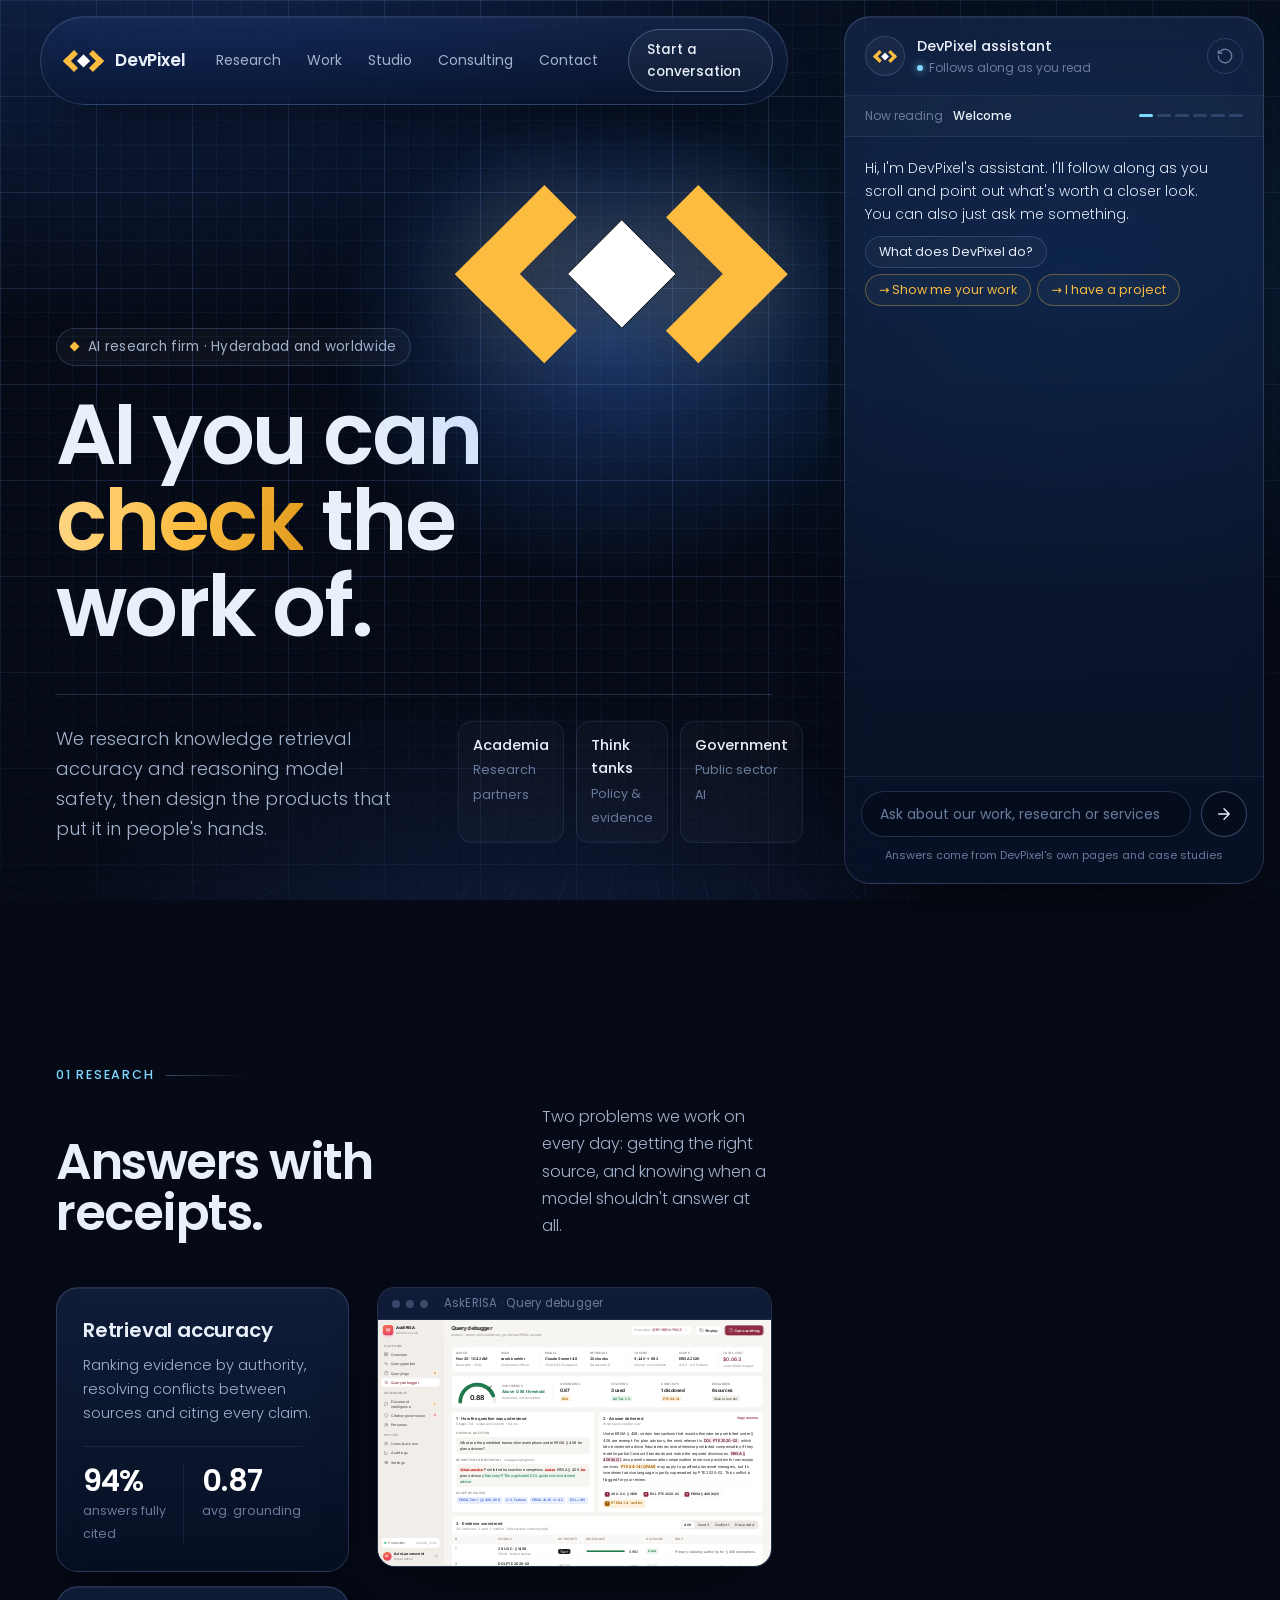
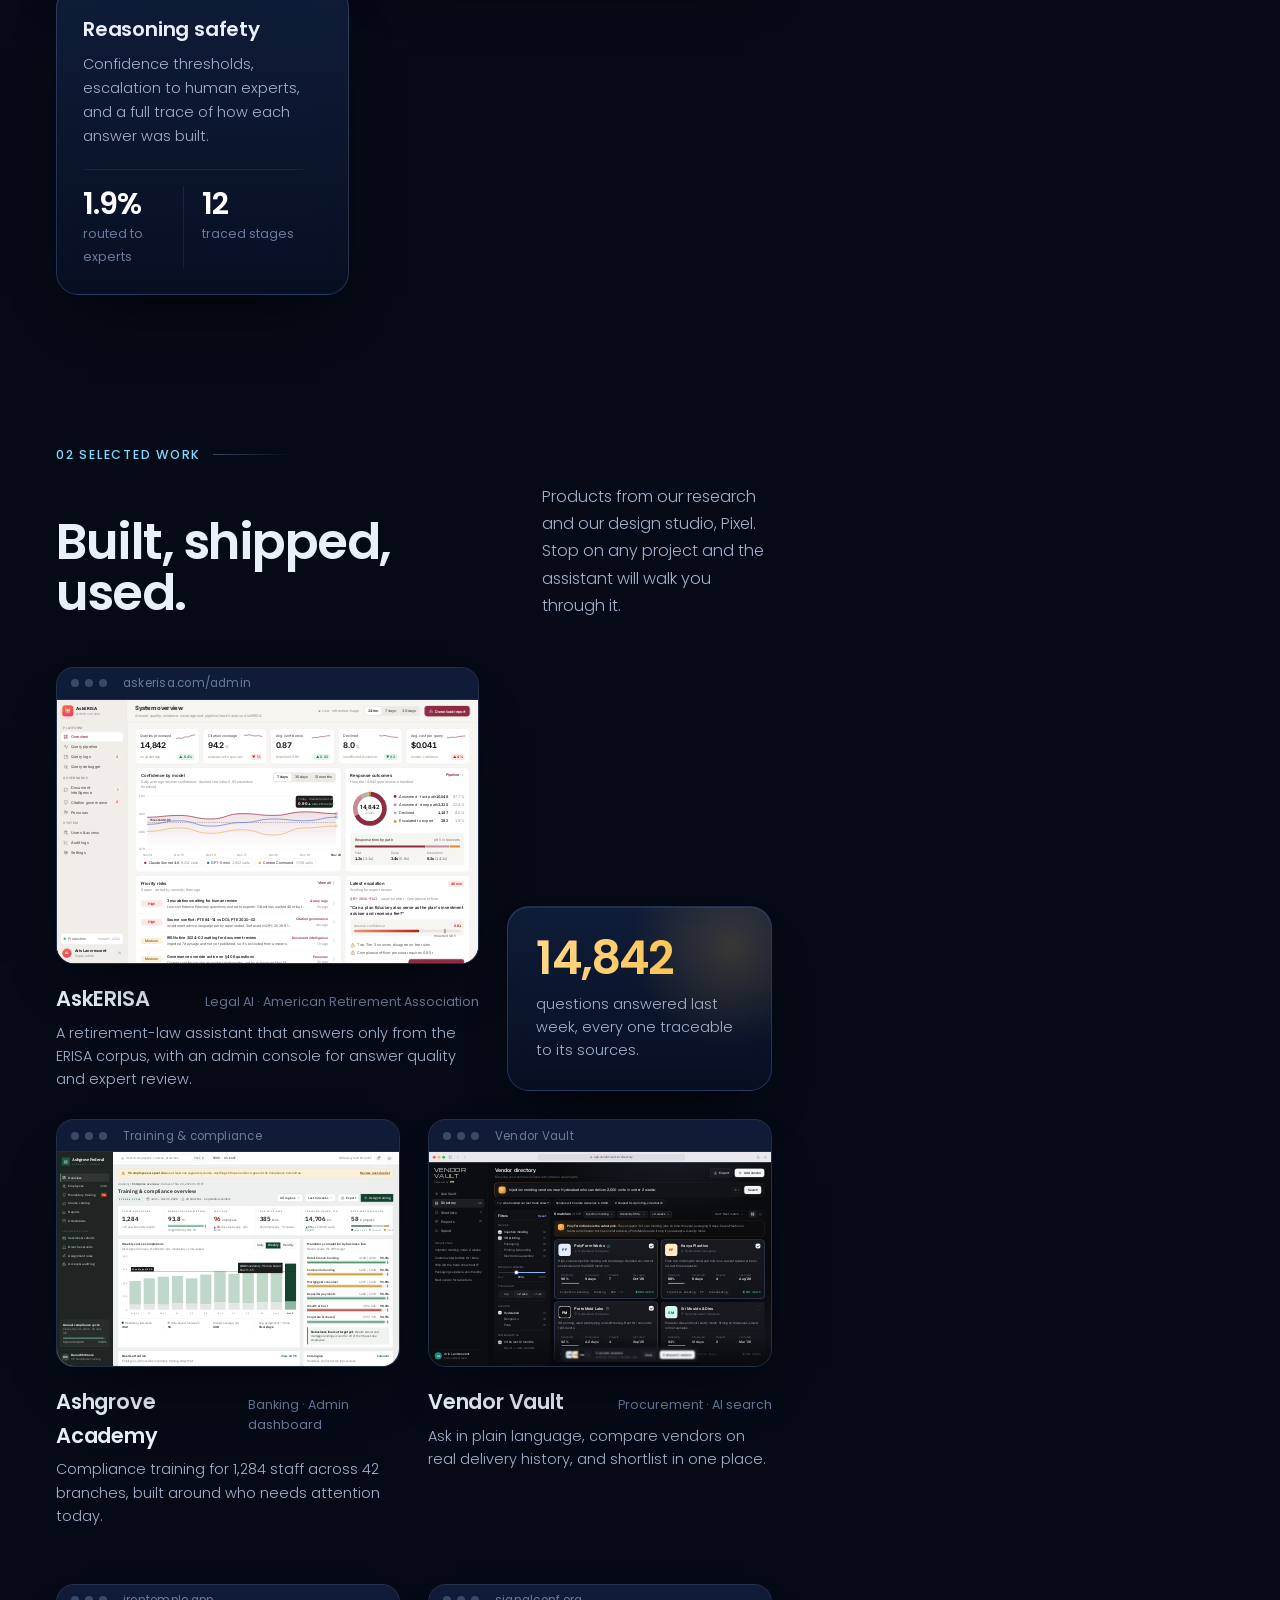
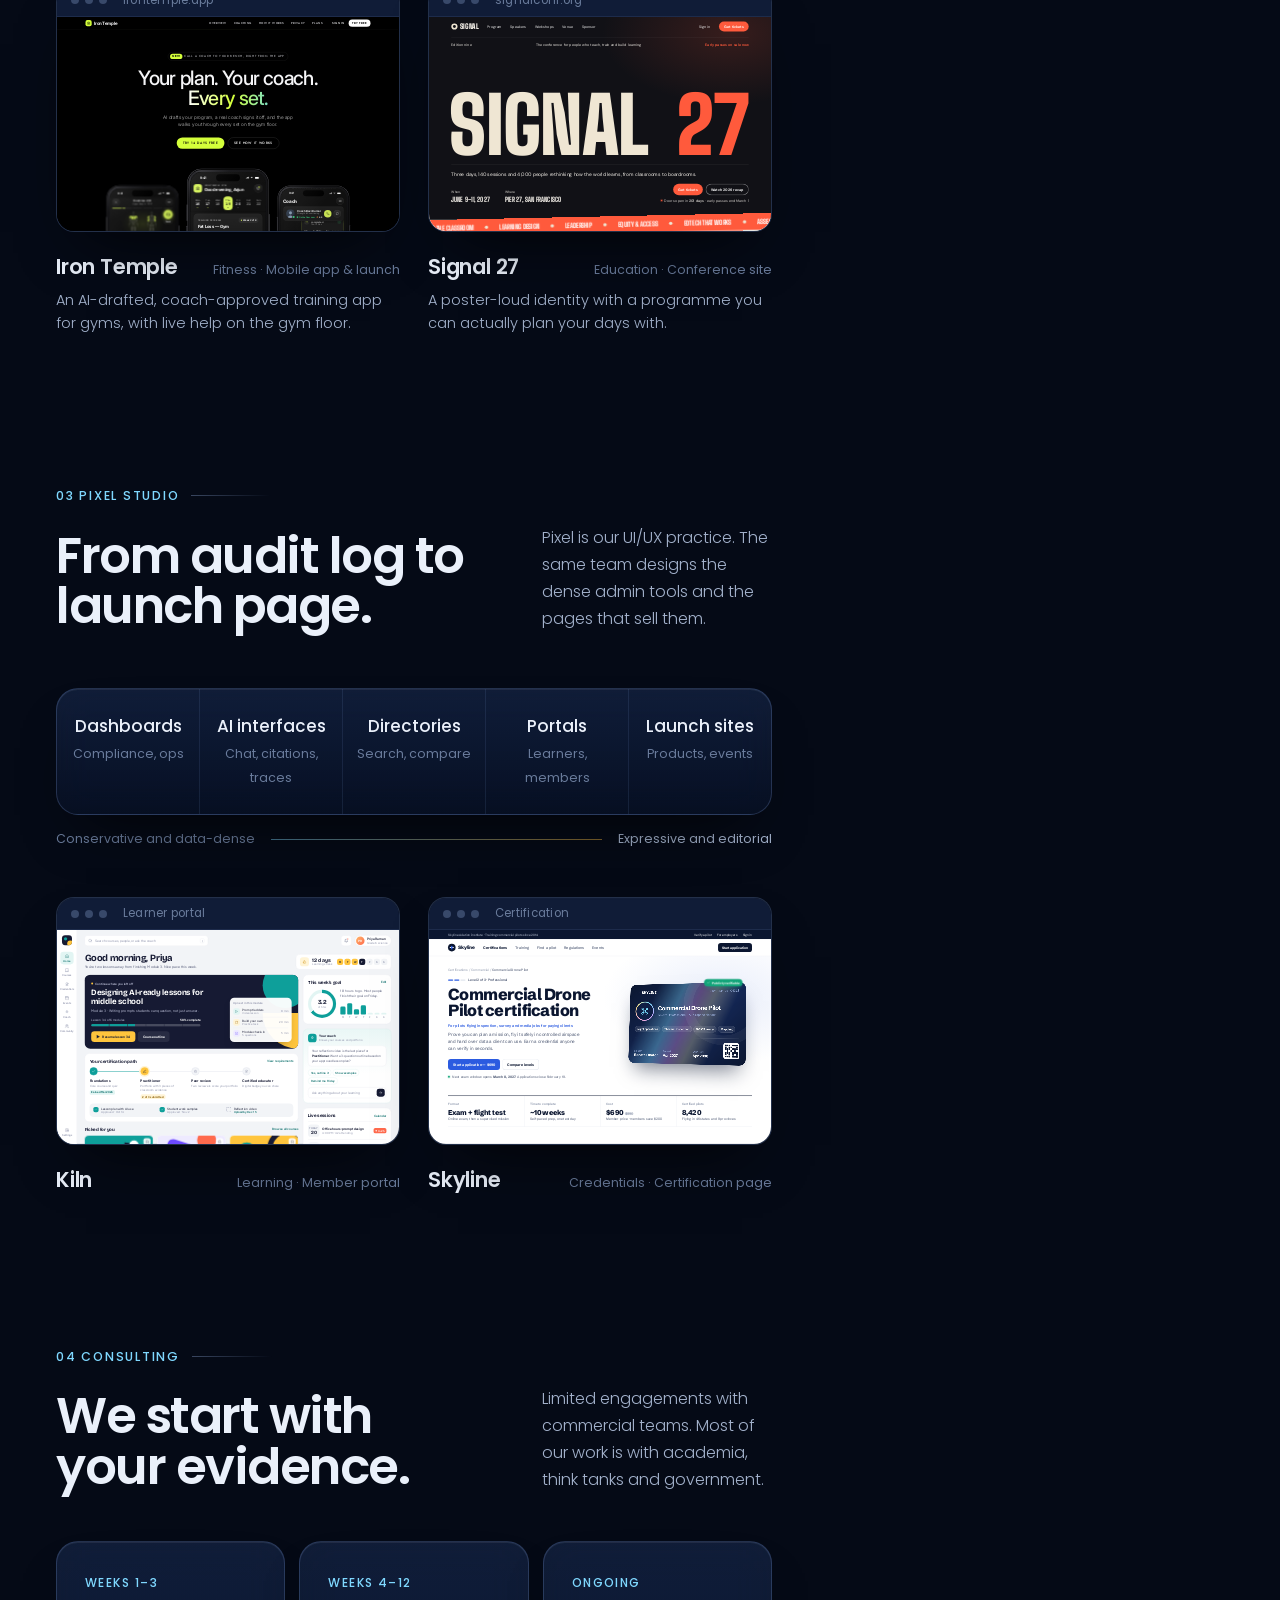
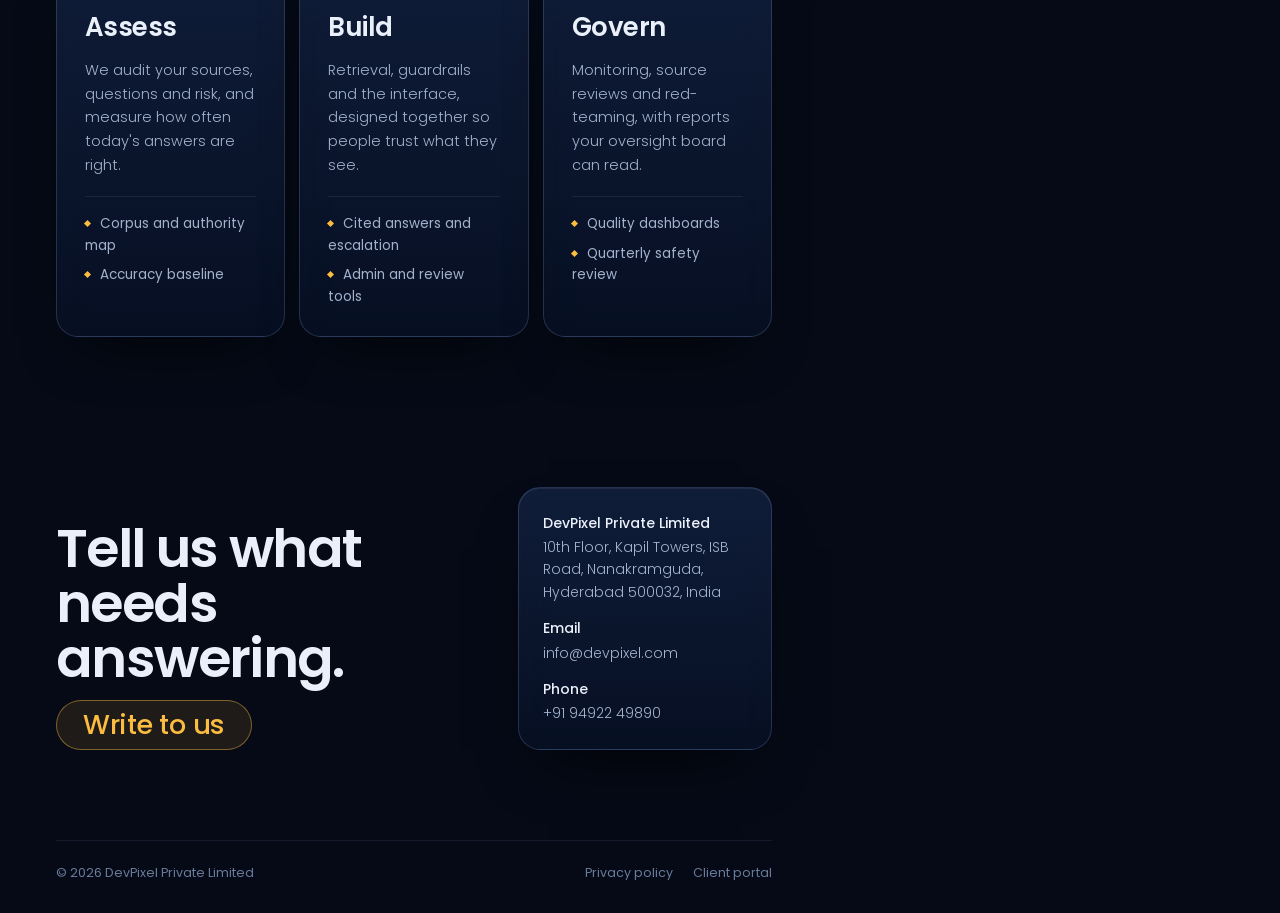
<file: index.html>
<!doctype html>
<html lang="en">
<head>
<meta charset="utf-8">
<meta name="viewport" content="width=device-width, initial-scale=1">
<title>DevPixel — AI research and product design</title>
<link rel="preconnect" href="https://fonts.googleapis.com">
<link href="https://fonts.googleapis.com/css2?family=Poppins:wght@300;400;500;600;700&display=swap" rel="stylesheet">
<style>
:root{
  --bg:#050A16; --bg2:#08112A;
  --glass:linear-gradient(180deg,rgba(34,56,100,.42),rgba(10,20,42,.55));
  --glass-flat:rgba(14,26,52,.55);
  --line:rgba(150,185,255,.10); --line2:rgba(150,185,255,.20); --line3:rgba(170,200,255,.32);
  --text:#EAF0FA; --text2:#A3B2CC; --text3:#6A7C9C;
  --gold:#FBBC3F; --gold-t:rgba(251,188,63,.10);
  --blue:#4F9DFF; --cyan:#7FD8FF; --blue-t:rgba(79,157,255,.14);
  --chat:420px; --gap:16px;
  --sh:inset 0 1px 0 rgba(255,255,255,.07),0 30px 60px -30px rgba(0,0,0,.85);
}
*{box-sizing:border-box}
html{scroll-behavior:smooth}
html{background:var(--bg)}body{margin:0;background:transparent;color:var(--text)}
body{font-family:Poppins,system-ui,sans-serif;font-size:15.5px;line-height:1.6;-webkit-font-smoothing:antialiased}
.x{font-weight:600;letter-spacing:-.03em;line-height:1.02}
svg.i{width:18px;height:18px;fill:none;stroke:currentColor;stroke-width:1.8;stroke-linecap:round;stroke-linejoin:round;flex:none}
a{color:inherit}

/* ===== atmosphere: blueprint grid, glows, perspective floor ===== */
.bg{position:fixed;inset:0;z-index:-1;overflow:hidden;pointer-events:none;background:radial-gradient(1200px 700px at 15% -10%,rgba(40,90,190,.35),transparent 60%),radial-gradient(900px 600px at 85% 30%,rgba(30,120,210,.18),transparent 60%),radial-gradient(800px 500px at 40% 110%,rgba(50,80,170,.25),transparent 60%),var(--bg)}
.bg::before{content:"";position:absolute;inset:0;background-image:linear-gradient(rgba(120,170,255,.13) 1px,transparent 1px),linear-gradient(90deg,rgba(120,170,255,.13) 1px,transparent 1px),linear-gradient(rgba(120,170,255,.05) 1px,transparent 1px),linear-gradient(90deg,rgba(120,170,255,.05) 1px,transparent 1px);background-size:96px 96px,96px 96px,24px 24px,24px 24px;-webkit-mask-image:radial-gradient(ellipse 95% 85% at 40% 35%,#000 35%,transparent 95%);mask-image:radial-gradient(ellipse 95% 85% at 40% 35%,#000 35%,transparent 95%)}
.bg .floor{position:absolute;left:-30%;right:-30%;bottom:-10%;height:55%;transform:perspective(600px) rotateX(62deg);transform-origin:50% 100%;background-image:linear-gradient(rgba(110,190,255,.5) 1px,transparent 1px),linear-gradient(90deg,rgba(110,190,255,.5) 1px,transparent 1px);background-size:70px 70px;-webkit-mask-image:linear-gradient(to top,#000,transparent 85%);mask-image:linear-gradient(to top,#000,transparent 85%);opacity:.6;animation:floor 14s linear infinite}
@keyframes floor{to{background-position:0 70px}}
.bg .noise{position:absolute;inset:0;opacity:.05;background-image:url("data:image/svg+xml,%3Csvg xmlns='http://www.w3.org/2000/svg' width='160' height='160'%3E%3Cfilter id='n'%3E%3CfeTurbulence baseFrequency='.9' numOctaves='2'/%3E%3C/filter%3E%3Crect width='100%25' height='100%25' filter='url(%23n)'/%3E%3C/svg%3E")}

/* glass surface */
.gl{background:var(--glass);-webkit-backdrop-filter:blur(18px) saturate(140%);backdrop-filter:blur(18px) saturate(140%);border:1px solid var(--line2);box-shadow:var(--sh)}

/* ===== layout ===== */
.show{margin-right:calc(var(--chat) + var(--gap)*2);min-width:0}
.chat{position:fixed;top:var(--gap);right:var(--gap);bottom:var(--gap);width:var(--chat);border-radius:26px;display:flex;flex-direction:column;z-index:20;overflow:hidden}

/* ===== top nav ===== */
.nav{position:sticky;top:var(--gap);z-index:10;display:flex;align-items:center;gap:30px;margin:var(--gap) 40px 0;padding:12px 14px 12px 22px;border-radius:999px}
.mark{display:flex;align-items:center;gap:11px;font-weight:600;font-size:17px;letter-spacing:-.01em;text-decoration:none}
.mark img{height:22px;display:block}
.nav nav{display:flex;gap:26px;margin-left:auto;font-size:14px;color:var(--text2)}
.nav nav a{text-decoration:none;transition:color .2s}
.nav nav a:hover,.nav nav a.on{color:var(--text)}
.nav .cta{font-size:13.5px;font-weight:500;padding:9px 18px;border-radius:99px;border:1px solid var(--line3);text-decoration:none;background:rgba(255,255,255,.04);transition:background .2s}
.nav .cta:hover{background:rgba(255,255,255,.09)}

.wrap{padding:0 56px}
section{position:relative}

/* ===== hero ===== */
.hero{min-height:calc(100vh - 90px);display:flex;flex-direction:column;justify-content:flex-end;padding-bottom:72px;overflow:hidden}
.hero .chev{position:absolute;right:40px;top:80px;width:clamp(240px,26vw,380px);pointer-events:none;filter:drop-shadow(0 0 40px rgba(251,188,63,.18)) drop-shadow(0 0 80px rgba(79,157,255,.25))}
.hero .halo{position:absolute;right:-60px;top:0;width:560px;height:480px;background:radial-gradient(closest-side,rgba(60,130,255,.30),transparent);pointer-events:none}
.hero .kick{font-size:13.5px;color:var(--text2);margin-bottom:26px;display:inline-flex;gap:10px;align-items:center;align-self:flex-start;padding:7px 14px;border-radius:99px;border:1px solid var(--line2);background:rgba(255,255,255,.03);letter-spacing:.02em}
.hero .kick i{width:7px;height:7px;background:var(--gold);transform:rotate(45deg);display:block}
.hero h1{font-size:clamp(56px,6.6vw,108px);margin:0;max-width:11ch}
.hero h1 span{background:linear-gradient(100deg,#FFD889,var(--gold) 55%,#E09A1E);-webkit-background-clip:text;background-clip:text;color:transparent}
.hero .row{display:grid;grid-template-columns:minmax(0,1.1fr) minmax(0,1fr);gap:56px;margin-top:44px;align-items:end;border-top:1px solid var(--line2);padding-top:26px}
.hero p{margin:0;font-size:18px;line-height:1.65;color:var(--text2);max-width:46ch;font-weight:300}
.who{display:grid;grid-template-columns:repeat(3,1fr);gap:12px}
.who div{padding:12px 14px;border-radius:14px;border:1px solid var(--line);background:rgba(255,255,255,.025)}
.who b{display:block;font-size:14.5px;font-weight:500}
.who span{font-size:12.5px;color:var(--text3)}

/* ===== section heads ===== */
.sh{display:grid;grid-template-columns:minmax(0,1.5fr) minmax(0,.8fr);grid-template-areas:"n n" "h p";row-gap:18px;column-gap:56px;align-items:end;padding:150px 0 48px}
.sh .n{grid-area:n;font-size:12.5px;color:var(--cyan);font-weight:500;letter-spacing:.14em;text-transform:uppercase;display:flex;align-items:center;gap:12px}
.sh .n::after{content:"";height:1px;width:80px;background:linear-gradient(90deg,var(--line3),transparent)}
.sh h2{grid-area:h;font-size:clamp(40px,3.9vw,66px);margin:0}
.sh p{grid-area:p;margin:0;color:var(--text2);font-size:16px;line-height:1.7;max-width:44ch;font-weight:300}

/* ===== research ===== */
.res{display:grid;grid-template-columns:minmax(0,1fr) minmax(0,1.35fr);gap:28px;align-items:start}
.pillars{display:grid;gap:14px}
.pl{padding:26px;border-radius:22px}
.pl h3{margin:0;font-size:20px;font-weight:600;letter-spacing:-.01em}
.pl p{margin:8px 0 20px;color:var(--text2);font-size:14.5px;line-height:1.65;font-weight:300}
.pl .m{display:flex;gap:0;border-top:1px solid var(--line);padding-top:16px}
.pl .m div{flex:1}
.pl .m div+div{padding-left:18px;border-left:1px solid var(--line)}
.pl .m b{display:block;font-size:30px;font-weight:600;letter-spacing:-.03em;color:#fff;line-height:1.2}
.pl .m span{font-size:12.5px;color:var(--text3)}

/* screen frame (live preview of our designs) */
.screen{position:relative;border-radius:18px;overflow:hidden;background:rgba(8,16,34,.7);border:1px solid var(--line2);box-shadow:var(--sh);transition:border-color .4s,box-shadow .4s}
.screen .bar{height:32px;display:flex;align-items:center;gap:6px;padding:0 14px;background:rgba(20,34,64,.75);-webkit-backdrop-filter:blur(10px);backdrop-filter:blur(10px);border-bottom:1px solid var(--line)}
.screen .bar i{width:8px;height:8px;border-radius:50%;background:rgba(160,190,240,.28)}
.screen .bar span{margin-left:10px;font-size:11.5px;color:var(--text3);letter-spacing:.02em}
.screen .vp{position:relative;overflow:hidden;aspect-ratio:16/10}
.screen iframe{position:absolute;left:0;top:0;width:1440px;height:900px;border:0;transform-origin:0 0;pointer-events:none}

/* ===== work ===== */
.feat{display:grid;grid-template-columns:minmax(0,1.6fr) minmax(0,1fr);gap:28px;align-items:end;margin-bottom:28px}
.wk .meta{display:flex;justify-content:space-between;align-items:baseline;gap:16px;margin-top:18px}
.wk h3{margin:0;font-size:21px;font-weight:600;letter-spacing:-.01em}
.wk .tag{font-size:12.5px;color:var(--text3)}
.wk p{margin:6px 0 0;color:var(--text2);font-size:14.5px;max-width:52ch;font-weight:300}
.wgrid{display:grid;grid-template-columns:repeat(2,minmax(0,1fr));gap:56px 28px}
.wk{scroll-margin-top:120px}
.wk.active .screen{border-color:rgba(127,216,255,.55);box-shadow:0 0 0 1px rgba(127,216,255,.18),0 0 60px -10px rgba(79,157,255,.45),0 40px 80px -30px rgba(0,0,0,.9)}
.side-note{padding:28px;border-radius:22px;position:relative;overflow:hidden}
.side-note::before{content:"";position:absolute;right:-60px;top:-60px;width:200px;height:200px;background:radial-gradient(closest-side,rgba(251,188,63,.18),transparent)}
.side-note b{display:block;font-size:46px;font-weight:600;letter-spacing:-.04em;line-height:1;background:linear-gradient(100deg,#FFD889,var(--gold));-webkit-background-clip:text;background-clip:text;color:transparent}
.side-note p{color:var(--text2);margin:12px 0 0;font-size:14.5px;font-weight:300}

/* ===== studio range strip ===== */
.range{display:flex;align-items:stretch;margin-top:8px;border-radius:22px;overflow:hidden}
.range div{flex:1;padding:24px 10px;text-align:center;border-left:1px solid var(--line)}
.range div:first-child{border-left:0}
.range b{display:block;font-size:17px;font-weight:500}
.range span{font-size:12.5px;color:var(--text3)}
.scale{display:flex;justify-content:space-between;align-items:center;gap:16px;font-size:12.5px;color:var(--text3);margin-top:14px}
.scale::before{content:"";order:1;flex:1;height:1px;background:linear-gradient(90deg,rgba(127,216,255,.5),rgba(251,188,63,.5))}
.scale span:last-child{order:2;color:var(--text2)}

/* ===== consulting ===== */
.steps{display:grid;grid-template-columns:repeat(3,1fr);gap:14px}
.st{padding:28px;border-radius:22px}
.st .k{font-size:12px;color:var(--cyan);font-weight:500;letter-spacing:.12em;text-transform:uppercase}
.st h3{margin:12px 0 10px;font-size:26px;font-weight:600;letter-spacing:-.02em}
.st p{margin:0;color:var(--text2);font-size:14.5px;line-height:1.65;font-weight:300}
.st ul{list-style:none;margin:18px 0 0;padding:16px 0 0;border-top:1px solid var(--line);display:grid;gap:8px;font-size:13.5px;color:var(--text2)}
.st li::before{content:"";display:inline-block;width:5px;height:5px;background:var(--gold);transform:rotate(45deg);margin-right:10px;vertical-align:2px}

/* ===== contact ===== */
.contact{display:grid;grid-template-columns:minmax(0,1.6fr) minmax(0,1fr);gap:56px;padding:150px 0 90px;align-items:end}
.contact h2{font-size:clamp(40px,4.2vw,72px);margin:0}
.contact h2 a{display:inline-block;margin-top:14px;font-size:.5em;font-weight:500;letter-spacing:-.01em;color:var(--gold);text-decoration:none;padding:10px 26px;border-radius:99px;border:1px solid rgba(251,188,63,.45);background:var(--gold-t);transition:background .2s}
.contact h2 a:hover{background:rgba(251,188,63,.18)}
.cd{display:grid;gap:14px;font-size:14px;color:var(--text2);padding:24px;border-radius:22px;font-weight:300}
.cd b{display:block;color:var(--text);font-weight:500;font-size:14px;margin-bottom:2px}
.foot{display:flex;justify-content:space-between;padding:22px 0 30px;border-top:1px solid var(--line);font-size:12.5px;color:var(--text3)}
.foot nav{display:flex;gap:20px}.foot a{text-decoration:none}
.foot a:hover{color:var(--gold)}

/* ===== chat panel ===== */
.ch-h{display:flex;align-items:center;gap:12px;padding:18px 20px;border-bottom:1px solid var(--line)}
.ch-av{width:40px;height:40px;border-radius:50%;background:rgba(255,255,255,.04);display:grid;place-items:center;border:1px solid var(--line2);flex:none}
.ch-av img{width:24px;display:block}
.ch-h b{display:block;font-size:14.5px;font-weight:500}
.ch-h span{font-size:12px;color:var(--text3);display:flex;align-items:center;gap:6px}
.ch-h span i{width:6px;height:6px;border-radius:50%;background:var(--cyan);box-shadow:0 0 8px var(--cyan)}
.ch-h .ib{margin-left:auto;color:var(--text3);width:36px;height:36px;padding:8px;border-radius:50%;border:1px solid var(--line2)}
.ctx{display:flex;align-items:center;gap:10px;padding:10px 20px;border-bottom:1px solid var(--line);font-size:12px;color:var(--text3);background:rgba(255,255,255,.015)}
.ctx em{font-style:normal;color:var(--text);font-weight:500}
.ctx .dots{display:flex;gap:4px;margin-left:auto}
.ctx .dots i{width:14px;height:3px;border-radius:2px;background:var(--line2);transition:background .3s}
.ctx .dots i.on{background:var(--cyan)}
.log{flex:1;overflow-y:auto;padding:20px 20px 10px;display:flex;flex-direction:column;gap:16px;scrollbar-width:thin;scrollbar-color:rgba(150,185,255,.2) transparent}
.m{max-width:92%;font-size:14px;line-height:1.65;animation:in .35s ease both}
@keyframes in{from{opacity:0;transform:translateY(6px)}}
.m.ai{align-self:flex-start}
.m.ai .bub{color:#DCE5F4;font-weight:300}
.m.ai .bub b{color:#fff;font-weight:500}
.m.ai .src{font-size:11px;color:var(--text3);margin:0 0 6px;display:flex;align-items:center;gap:6px;letter-spacing:.04em;text-transform:uppercase}
.m.ai .src i{width:5px;height:5px;background:var(--gold);transform:rotate(45deg)}
.m.me{align-self:flex-end;background:rgba(40,64,110,.45);border:1px solid var(--line3);color:var(--text);border-radius:16px;padding:10px 15px;box-shadow:inset 0 1px 0 rgba(255,255,255,.06)}
.acts{display:flex;flex-wrap:wrap;gap:6px;margin-top:10px}
.acts button{font:400 12.5px Poppins,system-ui,sans-serif;color:var(--text);background:rgba(255,255,255,.03);border:1px solid var(--line2);border-radius:99px;padding:6px 13px;cursor:pointer;transition:background .2s,border-color .2s}
.acts button.go{border-color:rgba(251,188,63,.35);color:var(--gold)}
.acts button:hover{background:rgba(255,255,255,.08);border-color:var(--line3)}
.typing{display:inline-flex;gap:5px;padding:8px 0}
.typing i{width:6px;height:6px;border-radius:50%;background:var(--cyan);animation:b 1s infinite}
.typing i:nth-child(2){animation-delay:.15s}.typing i:nth-child(3){animation-delay:.3s}
@keyframes b{0%,60%,100%{opacity:.25}30%{opacity:1}}
.inp{padding:14px 16px 18px;border-top:1px solid var(--line)}
.inp form{display:flex;align-items:center;gap:10px}
.inp input{flex:1;min-width:0;height:46px;padding:0 18px;background:rgba(4,10,24,.55);border:1px solid var(--line2);border-radius:99px;outline:0;color:var(--text);font:14px Poppins,system-ui,sans-serif;transition:border-color .2s}
.inp input:focus{border-color:var(--line3)}
.inp input::placeholder{color:var(--text3)}
.inp button{width:46px;height:46px;border-radius:50%;border:1px solid var(--line3);background:rgba(4,10,24,.55);color:var(--text);display:grid;place-items:center;cursor:pointer;flex:none;transition:background .2s}
.inp button:hover{background:rgba(255,255,255,.08)}
.inp .hint{font-size:11px;color:var(--text3);margin-top:10px;text-align:center}
.flash{animation:flash 1.2s ease}
@keyframes flash{0%{box-shadow:0 0 0 0 rgba(127,216,255,0)}30%{box-shadow:0 0 0 6px rgba(127,216,255,.3)}100%{box-shadow:0 0 0 0 rgba(127,216,255,0)}}
@media (prefers-reduced-motion:reduce){html{scroll-behavior:auto}.m{animation:none}.bg .floor{animation:none}}
</style>
</head>
<body>
<div class="bg" aria-hidden="true"><div class="floor"></div><div class="noise"></div></div>

<div class="show">
  <header class="nav gl">
    <a class="mark" href="#top"><img src="work/assets/Logo%20Final.svg" alt="">DevPixel</a>
    <nav><a href="#research" data-nav="research">Research</a><a href="#work" data-nav="work">Work</a><a href="#studio" data-nav="studio">Studio</a><a href="#consulting" data-nav="consulting">Consulting</a><a href="#contact" data-nav="contact">Contact</a></nav>
    <a class="cta" href="#contact">Start a conversation</a>
  </header>

  <section class="hero wrap" id="top" data-topic="hero">
    <div class="halo"></div><img class="chev" src="work/assets/Logo%20Final.svg" alt="">
    <div class="kick"><i></i>AI research firm · Hyderabad and worldwide</div>
    <h1 class="x">AI you can <span>check</span> the work of.</h1>
    <div class="row">
      <p>We research knowledge retrieval accuracy and reasoning model safety, then design the products that put it in people's hands.</p>
      <div class="who"><div><b>Academia</b><span>Research partners</span></div><div><b>Think tanks</b><span>Policy & evidence</span></div><div><b>Government</b><span>Public sector AI</span></div></div>
    </div>
  </section>

  <div class="wrap">
    <section id="research" data-topic="research">
      <div class="sh"><span class="n">01 Research</span><h2 class="x">Answers with receipts.</h2><p>Two problems we work on every day: getting the right source, and knowing when a model shouldn't answer at all.</p></div>
      <div class="res">
        <div class="pillars">
          <div class="pl gl"><h3>Retrieval accuracy</h3><p>Ranking evidence by authority, resolving conflicts between sources and citing every claim.</p><div class="m"><div><b>94%</b><span>answers fully cited</span></div><div><b>0.87</b><span>avg. grounding</span></div></div></div>
          <div class="pl gl"><h3>Reasoning safety</h3><p>Confidence thresholds, escalation to human experts, and a full trace of how each answer was built.</p><div class="m"><div><b>1.9%</b><span>routed to experts</span></div><div><b>12</b><span>traced stages</span></div></div></div>
        </div>
        <div class="screen" data-topic="debugger"><div class="bar"><i></i><i></i><i></i><span>AskERISA · Query debugger</span></div><div class="vp"><iframe src="work/askerisa-debugger.html" title="AskERISA query debugger" loading="lazy" scrolling="no"></iframe></div></div>
      </div>
    </section>

    <section id="work" data-topic="work">
      <div class="sh"><span class="n">02 Selected work</span><h2 class="x">Built, shipped, used.</h2><p>Products from our research and our design studio, Pixel. Stop on any project and the assistant will walk you through it.</p></div>
      <div class="feat">
        <article class="wk" id="w-askerisa" data-topic="askerisa">
          <div class="screen"><div class="bar"><i></i><i></i><i></i><span>askerisa.com/admin</span></div><div class="vp"><iframe src="work/askerisa-overview.html" title="AskERISA overview" loading="lazy" scrolling="no"></iframe></div></div>
          <div class="meta"><h3>AskERISA</h3><span class="tag">Legal AI · American Retirement Association</span></div>
          <p>A retirement-law assistant that answers only from the ERISA corpus, with an admin console for answer quality and expert review.</p>
        </article>
        <div class="side-note gl"><b>14,842</b><p>questions answered last week, every one traceable to its sources.</p></div>
      </div>
      <div class="wgrid">
        <article class="wk" id="w-dashboard" data-topic="dashboard">
          <div class="screen"><div class="bar"><i></i><i></i><i></i><span>Training &amp; compliance</span></div><div class="vp"><iframe src="work/training-dashboard.html" title="Training dashboard" loading="lazy" scrolling="no"></iframe></div></div>
          <div class="meta"><h3>Ashgrove Academy</h3><span class="tag">Banking · Admin dashboard</span></div>
          <p>Compliance training for 1,284 staff across 42 branches, built around who needs attention today.</p>
        </article>
        <article class="wk" id="w-vault" data-topic="vault">
          <div class="screen"><div class="bar"><i></i><i></i><i></i><span>Vendor Vault</span></div><div class="vp"><iframe src="work/vendor-vault.html" title="Vendor Vault" loading="lazy" scrolling="no"></iframe></div></div>
          <div class="meta"><h3>Vendor Vault</h3><span class="tag">Procurement · AI search</span></div>
          <p>Ask in plain language, compare vendors on real delivery history, and shortlist in one place.</p>
        </article>
        <article class="wk" id="w-iron" data-topic="iron">
          <div class="screen"><div class="bar"><i></i><i></i><i></i><span>irontemple.app</span></div><div class="vp"><iframe src="work/iron-temple.html" title="Iron Temple launch site" loading="lazy" scrolling="no"></iframe></div></div>
          <div class="meta"><h3>Iron Temple</h3><span class="tag">Fitness · Mobile app &amp; launch</span></div>
          <p>An AI-drafted, coach-approved training app for gyms, with live help on the gym floor.</p>
        </article>
        <article class="wk" id="w-signal" data-topic="signal">
          <div class="screen"><div class="bar"><i></i><i></i><i></i><span>signalconf.org</span></div><div class="vp"><iframe src="work/signal-event.html" title="Signal 27 conference" loading="lazy" scrolling="no"></iframe></div></div>
          <div class="meta"><h3>Signal 27</h3><span class="tag">Education · Conference site</span></div>
          <p>A poster-loud identity with a programme you can actually plan your days with.</p>
        </article>
      </div>
    </section>

    <section id="studio" data-topic="studio">
      <div class="sh"><span class="n">03 Pixel studio</span><h2 class="x">From audit log to launch page.</h2><p>Pixel is our UI/UX practice. The same team designs the dense admin tools and the pages that sell them.</p></div>
      <div class="range gl">
        <div><b>Dashboards</b><span>Compliance, ops</span></div>
        <div><b>AI interfaces</b><span>Chat, citations, traces</span></div>
        <div><b>Directories</b><span>Search, compare</span></div>
        <div><b>Portals</b><span>Learners, members</span></div>
        <div><b>Launch sites</b><span>Products, events</span></div>
      </div>
      <div class="scale"><span>Conservative and data-dense</span><span>Expressive and editorial</span></div>
      <div class="wgrid" style="margin-top:48px">
        <article class="wk" id="w-portal" data-topic="portal">
          <div class="screen"><div class="bar"><i></i><i></i><i></i><span>Learner portal</span></div><div class="vp"><iframe src="work/learner-portal.html" title="Learner portal" loading="lazy" scrolling="no"></iframe></div></div>
          <div class="meta"><h3>Kiln</h3><span class="tag">Learning · Member portal</span></div>
        </article>
        <article class="wk" id="w-cert" data-topic="cert">
          <div class="screen"><div class="bar"><i></i><i></i><i></i><span>Certification</span></div><div class="vp"><iframe src="work/certification.html" title="Certification page" loading="lazy" scrolling="no"></iframe></div></div>
          <div class="meta"><h3>Skyline</h3><span class="tag">Credentials · Certification page</span></div>
        </article>
      </div>
    </section>

    <section id="consulting" data-topic="consulting">
      <div class="sh"><span class="n">04 Consulting</span><h2 class="x">We start with your evidence.</h2><p>Limited engagements with commercial teams. Most of our work is with academia, think tanks and government.</p></div>
      <div class="steps">
        <div class="st gl"><span class="k">Weeks 1–3</span><h3>Assess</h3><p>We audit your sources, questions and risk, and measure how often today's answers are right.</p><ul><li>Corpus and authority map</li><li>Accuracy baseline</li></ul></div>
        <div class="st gl"><span class="k">Weeks 4–12</span><h3>Build</h3><p>Retrieval, guardrails and the interface, designed together so people trust what they see.</p><ul><li>Cited answers and escalation</li><li>Admin and review tools</li></ul></div>
        <div class="st gl"><span class="k">Ongoing</span><h3>Govern</h3><p>Monitoring, source reviews and red-teaming, with reports your oversight board can read.</p><ul><li>Quality dashboards</li><li>Quarterly safety review</li></ul></div>
      </div>
    </section>

    <section id="contact" data-topic="contact">
      <div class="contact">
        <h2 class="x">Tell us what needs answering. <a href="mailto:info@devpixel.com">Write to us</a></h2>
        <div class="cd gl">
          <div><b>DevPixel Private Limited</b>10th Floor, Kapil Towers, ISB Road, Nanakramguda, Hyderabad 500032, India</div>
          <div><b>Email</b>info@devpixel.com</div>
          <div><b>Phone</b>+91 94922 49890</div>
        </div>
      </div>
      <div class="foot"><span>© 2026 DevPixel Private Limited</span><nav><a href="#">Privacy policy</a><a href="#">Client portal</a></nav></div>
    </section>
  </div>
</div>

<aside class="chat gl" aria-label="DevPixel assistant">
  <div class="ch-h">
    <div class="ch-av"><img src="work/assets/Logo%20Final.svg" alt=""></div>
    <div><b>DevPixel assistant</b><span><i></i>Follows along as you read</span></div>
    <svg class="i ib" viewBox="0 0 24 24"><path d="M3 12a9 9 0 1 0 3-6.7L3 8"/><path d="M3 3v5h5"/></svg>
  </div>
  <div class="ctx">Now reading <em id="ctxName">Welcome</em><div class="dots" id="dots"></div></div>
  <div class="log" id="log"></div>
  <div class="inp">
    <form id="f"><input id="q" placeholder="Ask about our work, research or services" autocomplete="off"><button aria-label="Send"><svg class="i" viewBox="0 0 24 24"><path d="M5 12h14M12 5l7 7-7 7"/></svg></button></form>
    <div class="hint">Answers come from DevPixel's own pages and case studies</div>
  </div>
</aside>

<script>
/* scale live previews */
function fit(){document.querySelectorAll('.screen .vp').forEach(v=>{const f=v.querySelector('iframe');f.style.transform=`scale(${v.clientWidth/1440})`;});}
addEventListener('resize',fit); fit();

/* what the assistant says at each stop */
const T={
 hero:{name:'Welcome',say:`Hi, I'm DevPixel's assistant. I'll follow along as you scroll and point out what's worth a closer look. You can also just ask me something.`,acts:[['What does DevPixel do?','ask'],['Show me your work','go:work'],['I have a project','go:contact']]},
 research:{name:'Research',say:`This is the core of the company. We study two things: <b>finding the right source</b>, and <b>knowing when a model shouldn't answer</b>. The screen on the right is a real trace from AskERISA.`,acts:[['How is accuracy measured?','ask'],['See AskERISA','go:w-askerisa']]},
 debugger:{name:'Research · Query debugger',say:`You're looking at one answer, taken apart. It shows how the question was rewritten, which 8 sources were considered, why 6 were discarded, and how long each of the 12 stages took.`,acts:[['Why discard sources?','ask'],['Go to consulting','go:consulting']]},
 work:{name:'Selected work',say:`These are live previews, not screenshots. Pause on any project and I'll tell you what we did and why.`,acts:[['Which is most like my problem?','ask'],['Skip to the studio','go:studio']]},
 askerisa:{name:'Work · AskERISA',say:`<b>AskERISA</b> answers retirement-law questions for the American Retirement Association. It only uses the ERISA corpus, cites every claim and sends low-confidence questions to a human expert.`,acts:[['How do escalations work?','ask'],['See the debugger','go:research']]},
 dashboard:{name:'Work · Ashgrove Academy',say:`A compliance dashboard for a bank. The design question was simple: <b>who needs attention today?</b> So past-due people and deadlines sit above the charts.`,acts:[['More dashboards?','go:studio'],['Talk about a dashboard project','go:contact']]},
 vault:{name:'Work · Vendor Vault',say:`An AI search tool for procurement. You describe what you need, it shortlists vendors from your own delivery history and explains the safest pick.`,acts:[['Is the AI the same as AskERISA?','ask'],['Next project','go:w-iron']]},
 iron:{name:'Work · Iron Temple',say:`A gym app where AI drafts the plan and a real coach approves it. The launch site uses the app's own screens, playing live.`,acts:[['Do you build mobile apps?','ask'],['Next project','go:w-signal']]},
 signal:{name:'Work · Signal 27',say:`A conference site with a loud poster identity and a programme planner that flags clashes between sessions.`,acts:[['See the full design range','go:studio']]},
 studio:{name:'Pixel studio',say:`Pixel is our design team. The strip shows the range, from data-dense admin tools on the left to expressive marketing pages on the right.`,acts:[['Can Pixel work on its own?','ask'],['How do engagements work?','go:consulting']]},
 portal:{name:'Studio · Kiln',say:`A signed-in home for learners: what to continue, where they are in a certification, and an AI coach that knows their coursework.`,acts:[['Next','go:w-cert']]},
 cert:{name:'Studio · Skyline',say:`A certification page that answers the three questions people actually have: am I eligible, what does it take, and can a client verify it?`,acts:[['How do engagements work?','go:consulting']]},
 consulting:{name:'Consulting',say:`We take a small number of commercial engagements. They follow three phases: assess, build, govern. Most clients start with a three-week assessment.`,acts:[['What does an assessment cost?','ask'],['Start a conversation','go:contact']]},
 contact:{name:'Contact',say:`Happy to help you get started. Tell me in a sentence what you're working on and I'll pass it to the right person, or email <b>info@devpixel.com</b>.`,acts:[['Draft my message','ask'],['Back to top','go:top']]}
};
/* simple routed answers for typed questions */
const A=[
 [/what does|who are|about/i,`We're an AI research firm. We work on retrieval accuracy and safe reasoning, mostly with academia, think tanks and government, and our studio Pixel designs the products.`,'research'],
 [/accura|measure|metric/i,`We measure how often an answer cites the right source, how grounded it is, and how often the system correctly declines. AskERISA runs at 94% citation coverage.`,'research'],
 [/escalat|human|expert/i,`When confidence drops below a threshold, like 0.85 for compliance officers, the question goes to a human expert instead of getting a guessed answer.`,'w-askerisa'],
 [/discard|source/i,`Sources get discarded when they're stale, low-authority or superseded. The debugger shows the reason for each one.`,'research'],
 [/mobile|app/i,`Yes. Iron Temple is a full mobile app, and AskERISA has one too.`,'w-iron'],
 [/dashboard|admin/i,`Dashboards are a big part of our work. Ashgrove and the AskERISA console are two examples.`,'w-dashboard'],
 [/design|pixel|ui|ux/i,`Pixel is our UI/UX studio. It works on our own products and on client projects.`,'studio'],
 [/cost|price|budget|engage/i,`It depends on scope. Most clients start with a three-week assessment, and we'll quote after a first call.`,'consulting'],
 [/contact|email|call|project|message/i,`The quickest route is info@devpixel.com, or tell me here and I'll pass it on.`,'contact']
];
const log=document.getElementById('log'), order=Object.keys(T).filter(k=>['hero','research','work','studio','consulting','contact'].includes(k));
document.getElementById('dots').innerHTML=order.map(k=>`<i data-d="${k}"></i>`).join('');
let current=null, timer=null;
const scrollTo=id=>{const el=document.getElementById(id); if(!el) return; el.scrollIntoView({behavior:'smooth',block:id.startsWith('w-')?'center':'start'}); const s=el.querySelector('.screen'); if(s){s.classList.remove('flash');void s.offsetWidth;s.classList.add('flash');}};
function aiMsg(html,acts,src){const d=document.createElement('div');d.className='m ai';d.innerHTML=(src?`<div class="src"><i></i>${src}</div>`:'')+`<div class="bub">${html}</div>`+(acts&&acts.length?`<div class="acts">${acts.map(([l,a])=>`<button class="${a.startsWith('go:')?'go':''}" data-a="${a}" data-l="${l}">${a.startsWith('go:')?'→ ':''}${l}</button>`).join('')}</div>`:'');log.appendChild(d);log.scrollTop=log.scrollHeight;}
function typing(cb,ms=700){const t=document.createElement('div');t.className='m ai';t.innerHTML='<div class="typing"><i></i><i></i><i></i></div>';log.appendChild(t);log.scrollTop=log.scrollHeight;setTimeout(()=>{t.remove();cb();},ms);}
function say(k){if(k===current) return; current=k; const t=T[k]; document.getElementById('ctxName').textContent=t.name;
  const top=order.includes(k)?k:(['askerisa','dashboard','vault','iron','signal'].includes(k)?'work':['portal','cert'].includes(k)?'studio':'research');
  document.querySelectorAll('#dots i').forEach(i=>i.classList.toggle('on',order.indexOf(i.dataset.d)<=order.indexOf(top)));
  document.querySelectorAll('.nav nav a').forEach(a=>a.classList.toggle('on',a.dataset.nav===top));
  document.querySelectorAll('.wk').forEach(w=>w.classList.toggle('active',w.dataset.topic===k));
  clearTimeout(timer); timer=setTimeout(()=>typing(()=>aiMsg(t.say,t.acts)),450);}
function answer(q){const hit=A.find(([r])=>r.test(q)); typing(()=>{ if(hit){aiMsg(hit[1],[['Take me there','go:'+hit[2]]]);} else aiMsg(`I don't have a page on that yet. Want me to pass your question to the team?`,[['Yes, go to contact','go:contact']]);},900);}
log.addEventListener('click',e=>{const b=e.target.closest('button[data-a]'); if(!b) return; const a=b.dataset.a; if(a.startsWith('go:')) scrollTo(a.slice(3)); else {userMsg(b.dataset.l); answer(b.dataset.l);}});
function userMsg(t){const d=document.createElement('div');d.className='m me';d.textContent=t;log.appendChild(d);log.scrollTop=log.scrollHeight;}
document.getElementById('f').addEventListener('submit',e=>{e.preventDefault();const q=document.getElementById('q');const v=q.value.trim();if(!v)return;q.value='';userMsg(v);answer(v);});

/* detect where the reader has stopped: the topic element closest to the reading line */
const items=[...document.querySelectorAll('[data-topic]')];
let raf=null;
function check(){raf=null;const line=innerHeight*0.45;let best=null,bd=1e9;
  items.forEach(el=>{const r=el.getBoundingClientRect(); if(r.bottom<80||r.top>innerHeight) return;
    const inside=r.top<=line&&r.bottom>=line; const d=inside?(el.matches('.wk,.screen')?0:1):Math.min(Math.abs(r.top-line),Math.abs(r.bottom-line))+2;
    if(d<bd){bd=d;best=el;}});
  if(best) say(best.dataset.topic);}
let stop=null;
addEventListener('scroll',()=>{clearTimeout(stop); stop=setTimeout(()=>{if(!raf) raf=requestAnimationFrame(check);},380);},{passive:true});
say('hero');
</script>
</body>
</html>
</file>
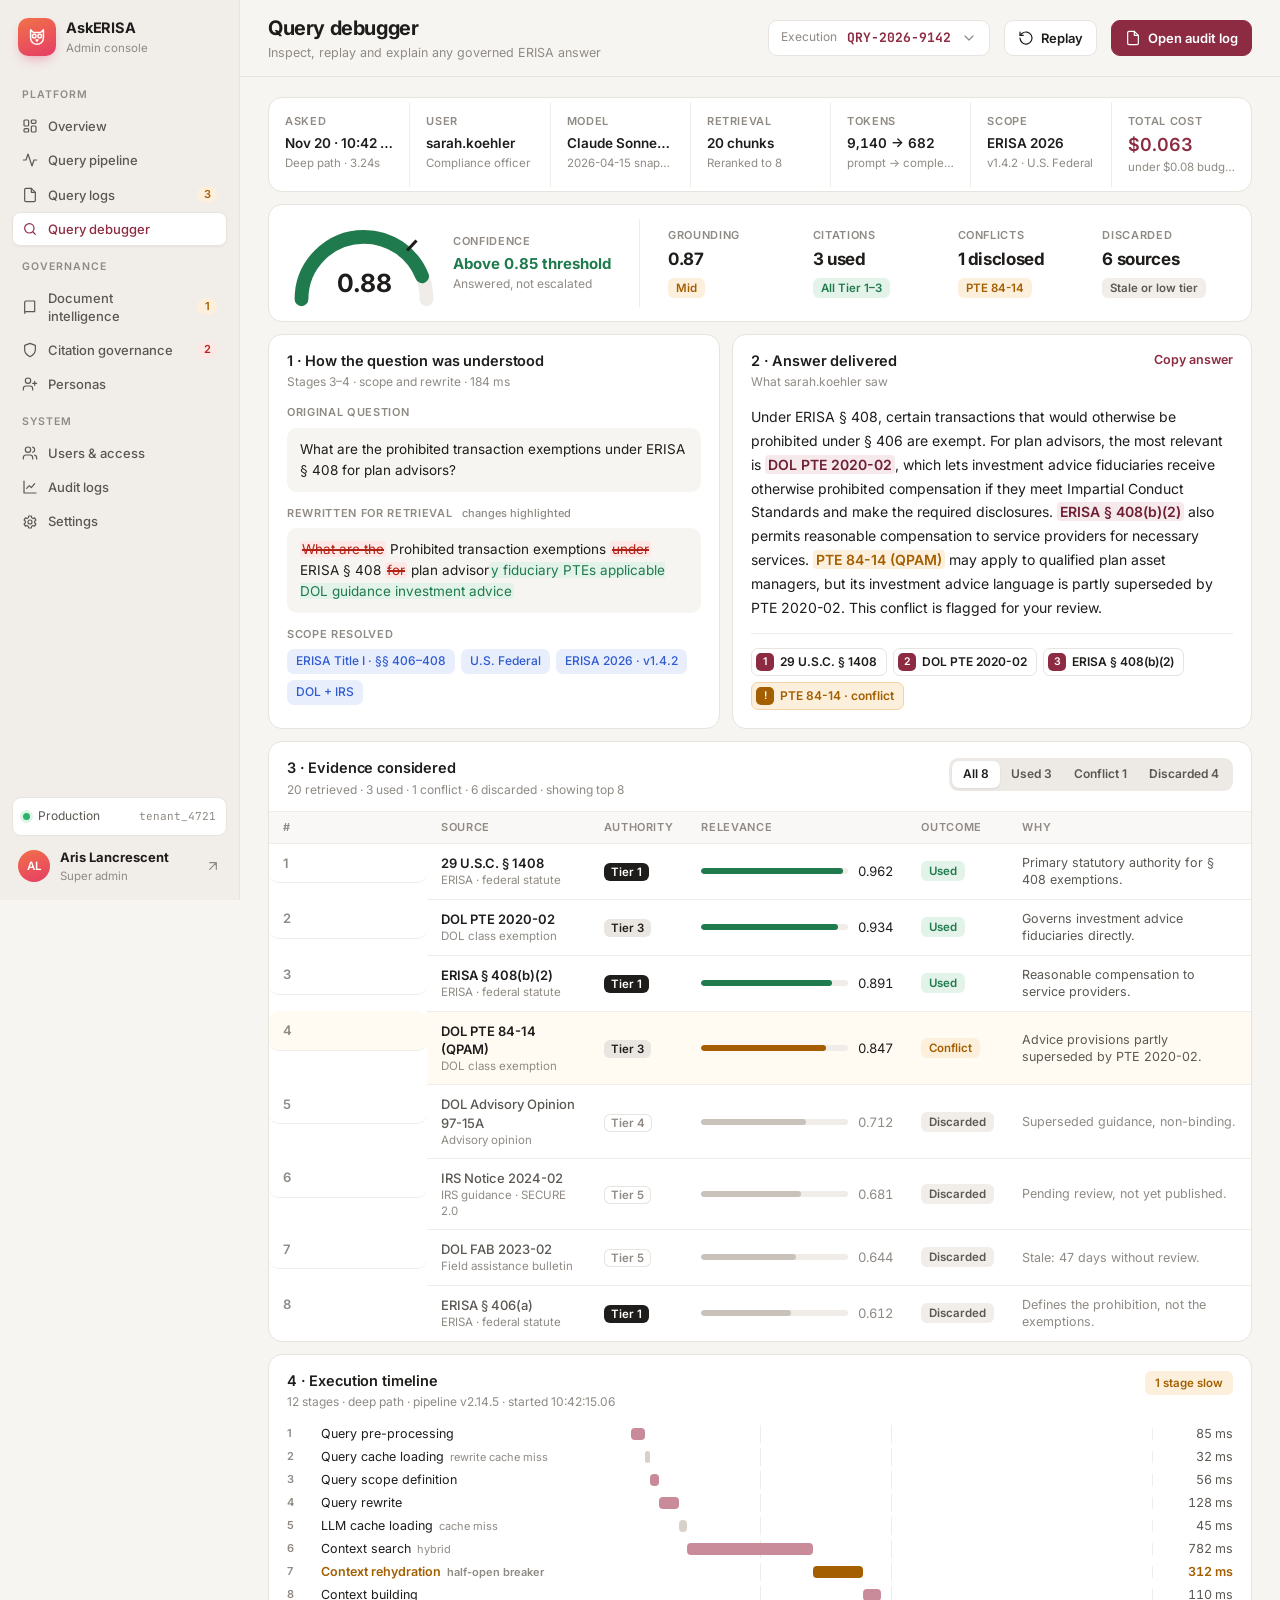
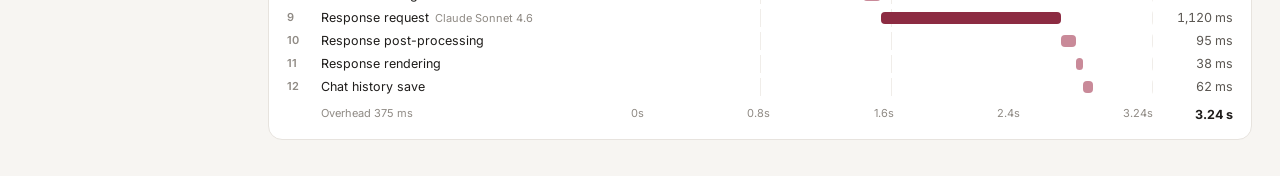
<file: work/askerisa-debugger.html>
<!doctype html>
<html lang="en">
<head>
<meta charset="utf-8">
<meta name="viewport" content="width=device-width, initial-scale=1">
<title>AskERISA Admin — Query debugger</title>
<link rel="preconnect" href="https://fonts.googleapis.com">
<link href="https://fonts.googleapis.com/css2?family=Inter:opsz,wght@14..32,400;14..32,500;14..32,600;14..32,700&family=JetBrains+Mono:wght@500&display=swap" rel="stylesheet">
<style>
:root{
  --brand:#8C2B42; --brand-d:#6E1F33; --brand-t:#F6E9EC; --brand-l:#C98A99;
  --bg:#F7F5F2; --side:#F1EEEA; --surface:#FFFFFF; --line:#E7E3DE; --line2:#F0EDE9;
  --ink:#1F1D1B; --ink2:#5B5752; --ink3:#8F8A84;
  --good:#1F7A4D; --good-t:#E4F3EA; --warn:#A35F00; --warn-t:#FCF0DC; --bad:#B42318; --bad-t:#FDE8E6;
  --blue:#2F5BD3; --blue-t:#E8EEFC; --violet:#7A4FD6;
  --grad:linear-gradient(160deg,#F27149,#E53D65);
}
*{box-sizing:border-box}
html,body{margin:0;background:var(--bg)}
body{font-family:Inter,system-ui,sans-serif;color:var(--ink);font-size:13px;line-height:1.4;-webkit-font-smoothing:antialiased}
svg.i{width:16px;height:16px;fill:none;stroke:currentColor;stroke-width:1.8;stroke-linecap:round;stroke-linejoin:round;flex:none}
.num{font-variant-numeric:tabular-nums}
.mono{font-family:"JetBrains Mono",monospace}
.app{display:flex;width:100%;min-width:1280px;min-height:100vh;align-items:flex-start}

/* sidebar */
.side{width:240px;flex:none;position:sticky;top:0;height:100vh;overflow-y:auto;background:var(--side);border-right:1px solid var(--line);padding:16px 12px;display:flex;flex-direction:column}
.brand{display:flex;align-items:center;gap:10px;padding:2px 6px 18px}
.logo{width:38px;height:38px;border-radius:10px;background:var(--grad);display:grid;place-items:center;flex:none;box-shadow:0 6px 14px -6px rgba(229,61,101,.6)}
.brand b{display:block;font-size:14.5px;letter-spacing:-.01em}
.brand span{font-size:11.5px;color:var(--ink3)}
.grp{font-size:10.5px;font-weight:600;letter-spacing:.09em;color:var(--ink3);padding:14px 10px 6px}
.side a{display:flex;align-items:center;gap:10px;padding:8px 10px;border-radius:8px;color:var(--ink2);text-decoration:none;font-weight:500}
.side a.on{background:#fff;color:var(--brand);box-shadow:0 1px 2px rgba(0,0,0,.05),inset 0 0 0 1px var(--line)}
.side a .c{margin-left:auto;font-size:11px;font-weight:600;min-width:20px;text-align:center;padding:1px 6px;border-radius:99px;background:var(--line);color:var(--ink2)}
.side a .c.r{background:var(--bad-t);color:var(--bad)}
.side a .c.y{background:var(--warn-t);color:var(--warn)}
.sfoot{margin-top:auto;padding-top:14px}
.env{display:flex;align-items:center;gap:8px;font-size:12px;color:var(--ink2);padding:10px;border-radius:9px;background:#fff;border:1px solid var(--line)}
.env i{width:7px;height:7px;border-radius:50%;background:#2DB36A;box-shadow:0 0 0 3px #DDF3E6}
.env .mono{margin-left:auto;font-size:11px;color:var(--ink3)}
.me{display:flex;align-items:center;gap:10px;padding:12px 6px 0}
.av{width:32px;height:32px;border-radius:50%;background:var(--grad);color:#fff;display:grid;place-items:center;font-weight:600;font-size:11.5px;flex:none}
.me b{display:block;font-size:13px}.me span{font-size:11.5px;color:var(--ink3)}
.me .ext{margin-left:auto;color:var(--ink3)}

/* header */
.main{flex:1;min-width:0}
.top{position:sticky;top:0;z-index:5;background:rgba(247,245,242,.9);backdrop-filter:blur(10px);border-bottom:1px solid var(--line);display:flex;align-items:center;gap:14px;padding:14px 28px}
.top h1{margin:0;font-size:20px;font-weight:700;letter-spacing:-.02em}
.top p{margin:2px 0 0;font-size:12.5px;color:var(--ink3)}
.top .sp{flex:1}
.ref{display:flex;align-items:center;gap:6px;font-size:12px;color:var(--ink3)}
.ref i{width:6px;height:6px;border-radius:50%;background:#2DB36A}
.btn{height:36px;padding:0 13px;border-radius:9px;border:1px solid var(--line);background:#fff;color:var(--ink);font:600 13px Inter;display:inline-flex;align-items:center;gap:7px;white-space:nowrap}
.btn.pri{background:var(--brand);border-color:var(--brand);color:#fff}
.seg{display:flex;padding:3px;border-radius:9px;background:#EDEAE6}
.seg span{white-space:nowrap;padding:5px 11px;border-radius:7px;font-size:12px;font-weight:600;color:var(--ink2)}
.seg span.on{background:#fff;color:var(--ink);box-shadow:0 1px 2px rgba(0,0,0,.08)}

.wrap{padding:20px 28px 36px}
.card{background:var(--surface);border:1px solid var(--line);border-radius:14px;min-width:0}
.ch{display:flex;justify-content:space-between;align-items:flex-start;gap:12px;padding:16px 18px 0}
.ch h2{margin:0;font-size:14.5px;font-weight:600;letter-spacing:-.01em}
.ch .s{font-size:12px;color:var(--ink3);margin-top:3px}
.ch a{font-size:12.5px;font-weight:600;color:var(--brand);text-decoration:none;white-space:nowrap;display:inline-flex;align-items:center;gap:3px}

/* KPIs */
.kpis{display:grid;grid-template-columns:repeat(5,minmax(0,1fr));gap:12px}
.kpi{padding:15px 16px 13px;position:relative}
.kpi .l{font-size:12px;font-weight:500;color:var(--ink2);display:flex;align-items:center;gap:6px}
.kpi .v{font-size:27px;font-weight:700;letter-spacing:-.03em;margin-top:8px;display:flex;align-items:baseline;gap:5px}
.kpi .v small{font-size:13px;font-weight:500;color:var(--ink3);letter-spacing:0}
.kpi .d{display:flex;align-items:center;justify-content:space-between;margin-top:10px;font-size:11.5px;color:var(--ink3)}
.dl{display:inline-flex;align-items:center;gap:3px;font-weight:600;padding:2px 6px;border-radius:6px}
.dl.g{background:var(--good-t);color:var(--good)}.dl.b{background:var(--bad-t);color:var(--bad)}
.kpi svg.sp{position:absolute;right:14px;top:16px}

.row{display:grid;gap:12px;margin-top:12px}
.r1{grid-template-columns:minmax(0,1.65fr) minmax(0,1fr)}
.r2{grid-template-columns:minmax(0,1.65fr) minmax(0,1fr)}
.r3{grid-template-columns:minmax(0,1fr) minmax(0,1.55fr)}

/* trend */
.legend{display:flex;gap:8px;padding:0 18px 16px;flex-wrap:wrap}
.lg{display:inline-flex;align-items:center;gap:7px;font-size:12px;padding:5px 10px;border-radius:8px;border:1px solid var(--line)}
.lg i{width:8px;height:8px;border-radius:50%}
.lg em{font-style:normal;color:var(--ink3)}

/* outcomes */
.out{display:flex;gap:16px;align-items:center;padding:18px}
.out .rows{flex:1;display:grid;gap:11px}
.or{display:grid;grid-template-columns:10px minmax(0,1fr) auto auto;white-space:nowrap;gap:9px;align-items:center;font-size:12.5px}
.or i{width:9px;height:9px;border-radius:3px}
.or b{font-weight:600}
.or span{color:var(--ink3);width:46px;text-align:right}
.path{margin:0 18px 18px;padding:14px;border-radius:11px;background:var(--bg)}
.path .t{display:flex;justify-content:space-between;font-size:12px;color:var(--ink2);font-weight:600}
.path .t span{color:var(--ink3);font-weight:500}
.pbar{display:flex;height:8px;border-radius:99px;overflow:hidden;gap:2px;margin:10px 0 10px}
.pl{display:grid;grid-template-columns:repeat(3,1fr);gap:8px}
.pl div{font-size:11.5px;color:var(--ink3)}
.pl b{display:block;font-size:13px;color:var(--ink);margin-top:2px}

/* risks */
.risks{padding:8px 8px 8px}
.rk{display:grid;grid-template-columns:74px minmax(0,1fr) auto 14px;gap:14px;align-items:center;padding:12px 10px;border-radius:10px;position:relative}
.rk+.rk{border-top:1px solid var(--line2)}
.sev{display:inline-flex;justify-content:center;font-size:11.5px;font-weight:600;padding:3px 0;border-radius:6px}
.s-h{background:var(--bad-t);color:var(--bad)}.s-m{background:var(--warn-t);color:var(--warn)}.s-l{background:var(--blue-t);color:var(--blue)}
.rk b{display:block;font-size:13px;font-weight:600}
.rk p{margin:3px 0 0;font-size:12px;color:var(--ink2);line-height:1.45;overflow:hidden;text-overflow:ellipsis;white-space:nowrap}
.rk .m{text-align:right;font-size:11.5px;color:var(--ink3);white-space:nowrap}
.rk .m em{display:block;font-style:normal;font-size:11px;color:var(--brand);font-weight:600;margin-bottom:3px}
.rk .go{color:var(--ink3)}

/* escalation */
.esc{padding:16px 18px 18px}
.eh{display:flex;align-items:center;gap:8px;font-size:12px;color:var(--ink3)}
.eh .mono{color:var(--brand);font-size:12px}
.eq{margin:10px 0 12px;font-size:14px;font-weight:600;line-height:1.4;letter-spacing:-.01em}
.conf{display:flex;align-items:center;gap:12px;padding:12px;border-radius:10px;background:var(--bg)}
.cg{flex:1}
.cg .t{display:flex;justify-content:space-between;font-size:11.5px;color:var(--ink3)}
.cg .t b{color:var(--bad)}
.cb{height:8px;border-radius:99px;background:#E8E4DF;margin-top:7px;position:relative}
.cb span{display:block;height:100%;border-radius:inherit;background:linear-gradient(90deg,#E9967A,var(--bad))}
.cb i{position:absolute;top:-4px;width:2px;height:16px;background:var(--ink);left:85%}
.cb em{position:absolute;top:13px;left:85%;transform:translateX(-50%);font-style:normal;font-size:10.5px;color:var(--ink2);white-space:nowrap}
.reasons{display:grid;gap:7px;margin:24px 0 14px}
.reasons div{display:flex;gap:8px;font-size:12.5px;color:var(--ink2)}
.reasons svg{color:var(--warn);margin-top:1px}
.eacts{display:flex;gap:8px}
.eacts .btn{flex:1;justify-content:center}

/* gauge */
.gauge{display:flex;align-items:center;gap:18px;padding:12px 18px 18px}
.gl{flex:1;display:grid;gap:10px}
.gl div{display:flex;align-items:center;gap:8px;font-size:12.5px}
.gl i{width:9px;height:9px;border-radius:50%}
.gl b{margin-left:auto;font-weight:600}

/* pipeline */
.stg{padding:12px 18px 6px}
.sr{display:grid;grid-template-columns:22px minmax(0,1fr) 70px 54px;gap:10px;align-items:center;padding:7px 0;font-size:12.5px}
.sr .n{font-size:11px;color:var(--ink3);font-weight:600}
.sr .mb{height:6px;border-radius:99px;background:var(--line2);overflow:hidden;margin-top:5px}
.sr .mb span{display:block;height:100%;border-radius:inherit;background:var(--brand-l)}
.sr.deg{background:var(--warn-t);margin:0 -10px;padding:7px 10px;border-radius:8px}
.sr.deg .mb span{background:var(--warn)}
.sr .lt{text-align:right;color:var(--ink2)}
.sr .er{text-align:right;font-weight:600;color:var(--good)}
.sr.deg .er,.sr.deg .lt{color:var(--warn)}
.sfoot2{display:flex;justify-content:space-between;padding:10px 18px 14px;border-top:1px solid var(--line2);margin-top:6px;font-size:12px;color:var(--ink3)}

/* map */
.geo{display:grid;grid-template-columns:minmax(0,1fr) 230px;gap:18px;padding:14px 18px 18px;align-items:start}
.tiles{display:grid;grid-template-columns:repeat(11,1fr);gap:4px}
.tl{aspect-ratio:1;border-radius:6px;display:flex;flex-direction:column;align-items:center;justify-content:center;font-size:10.5px;font-weight:600;line-height:1.1}
.tl small{font-size:9px;font-weight:500;opacity:.8}
.tl.e{background:transparent}
.tl.sel{box-shadow:0 0 0 2px var(--ink)}
.scale{display:flex;align-items:center;gap:6px;margin-top:12px;font-size:11px;color:var(--ink3)}
.scale span{width:26px;height:8px;border-radius:2px}
.tops .h{font-size:12px;font-weight:600;color:var(--ink2);margin-bottom:8px;display:flex;justify-content:space-between}
.tops .h span{color:var(--ink3);font-weight:500}
.st{padding:9px 0;border-top:1px solid var(--line2)}
.st .t{display:flex;justify-content:space-between;font-size:12.5px}
.st .t b{font-weight:600}
.st .t span{color:var(--ink3)}
.sb{display:flex;height:6px;border-radius:99px;overflow:hidden;gap:2px;margin-top:7px}
.keys{display:flex;flex-wrap:wrap;gap:4px 10px;margin-top:12px;font-size:11px;color:var(--ink3)}
.keys span{display:flex;align-items:center;gap:5px}.keys i{width:8px;height:8px;border-radius:2px}
.exin{display:flex;align-items:center;gap:10px;height:36px;padding:0 12px;border-radius:9px;background:#fff;border:1px solid var(--line);font-size:12px;color:var(--ink3)}
.exin b{color:var(--brand);font-size:13px}
.meta{display:grid;grid-template-columns:repeat(7,minmax(0,1fr));padding:4px 0}
.meta>div{padding:12px 16px;border-left:1px solid var(--line2);min-width:0}
.meta>div:first-child{border-left:0}
.meta small,.vg small,.vs small{display:block;font-size:11px;font-weight:600;letter-spacing:.06em;text-transform:uppercase;color:var(--ink3)}
.meta b{display:block;font-size:13.5px;font-weight:600;margin-top:5px;white-space:nowrap;overflow:hidden;text-overflow:ellipsis}
.meta span{display:block;font-size:11.5px;color:var(--ink3);margin-top:2px;white-space:nowrap;overflow:hidden;text-overflow:ellipsis}
.meta .cost b{font-size:18px;color:var(--brand);margin-top:3px}
.verdict{display:grid;grid-template-columns:auto 1fr;gap:28px;align-items:center;padding:14px 20px;margin-top:12px}
.vg{display:flex;align-items:center;gap:14px;padding-right:28px;border-right:1px solid var(--line2)}
.vg b{display:block;font-size:15px;margin-top:4px;color:var(--good)}
.vg span{font-size:12px;color:var(--ink3)}
.vs{display:grid;grid-template-columns:repeat(4,1fr);gap:16px}
.vs b{display:block;font-size:17px;font-weight:700;letter-spacing:-.02em;margin:5px 0 6px}
.pillx{display:inline-flex;align-items:center;font-size:11.5px;font-weight:600;padding:2px 8px;border-radius:6px;white-space:nowrap}
.pillx.g{background:var(--good-t);color:var(--good)}.pillx.w{background:var(--warn-t);color:var(--warn)}.pillx.n{background:#F1EEEA;color:var(--ink2)}
.two{grid-template-columns:minmax(0,1fr) minmax(0,1.15fr)}
.pad{padding:14px 18px 18px}
.lbl{font-size:11px;font-weight:600;letter-spacing:.06em;text-transform:uppercase;color:var(--ink3);margin:14px 0 7px}
.lbl:first-child{margin-top:0}
.lbl span{text-transform:none;letter-spacing:0;font-weight:500;margin-left:6px}
.qbox{padding:11px 13px;border-radius:10px;background:var(--bg);font-size:13.5px;line-height:1.55}
.diff del{color:var(--bad);background:var(--bad-t);text-decoration-thickness:1.5px;border-radius:3px;padding:0 2px}
.diff ins{color:var(--good);background:var(--good-t);text-decoration:none;border-radius:3px;padding:0 2px}
.chips{display:flex;flex-wrap:wrap;gap:6px}
.chips span{font-size:12px;font-weight:500;padding:4px 9px;border-radius:7px;background:var(--blue-t);color:var(--blue)}
.ans{font-size:14px;line-height:1.7;color:var(--ink)}
.ans mark{padding:1px 3px;border-radius:4px;font-weight:600;background:var(--brand-t);color:var(--brand-d)}
.ans mark.cx{background:var(--warn-t);color:var(--warn)}
.cites{display:flex;flex-wrap:wrap;gap:6px;margin-top:14px;padding-top:14px;border-top:1px solid var(--line2)}
.ct{display:inline-flex;align-items:center;gap:6px;font-size:12px;font-weight:600;padding:4px 9px 4px 4px;border-radius:7px;border:1px solid var(--line)}
.ct i{font-style:normal;width:18px;height:18px;border-radius:5px;background:var(--brand);color:#fff;display:grid;place-items:center;font-size:10.5px}
.ct.x{border-color:#F1D3A6;background:var(--warn-t);color:var(--warn)}
.ct.x i{background:var(--warn)}
table.ev{width:100%;border-collapse:collapse;margin-top:12px}
.ev th{font-size:11px;font-weight:600;letter-spacing:.06em;text-transform:uppercase;color:var(--ink3);text-align:left;padding:8px 14px;background:#FAF8F6;border-top:1px solid var(--line2);border-bottom:1px solid var(--line2);white-space:nowrap}
.ev td{padding:10px 14px;border-bottom:1px solid var(--line2);vertical-align:middle}
.ev tr:last-child td{border-bottom:0}
.ev td b{font-weight:600}.ev td small{display:block;font-size:11.5px;color:var(--ink3)}
.ev .rk{color:var(--ink3);font-weight:600}
.rw{display:flex;align-items:center;gap:10px}
.rel{flex:1;height:6px;border-radius:99px;background:var(--line2);overflow:hidden}
.rel span{display:block;height:100%;background:var(--good);border-radius:inherit}
.rel.w span{background:var(--warn)}.rel.n span{background:#C8C2BA}
.tier{font-size:11.5px;font-weight:600;padding:2px 7px;border-radius:6px;white-space:nowrap}
.t1{background:#1F1D1B;color:#fff}.t3{background:#E9E5E0;color:var(--ink)}.t4{background:transparent;color:var(--ink3);box-shadow:inset 0 0 0 1px var(--line)}
.ev tr.cf td{background:#FFFBF3}
.ev tr.ds td{color:var(--ink3)}
.ev tr.ds td b{color:var(--ink2);font-weight:500}
.why{font-size:12.5px;color:var(--ink2);max-width:320px}
.wf{padding:14px 18px 4px;display:grid;gap:5px}
.ws{white-space:nowrap;display:grid;grid-template-columns:24px 300px minmax(0,1fr) 70px;gap:10px;align-items:center;font-size:12.5px}
.ws .n{font-size:11px;color:var(--ink3);font-weight:600}
.ws .nm small{color:var(--ink3);margin-left:6px;font-size:11px}
.ws .lane{position:relative;height:18px;border-radius:5px;background:repeating-linear-gradient(90deg,transparent 0 calc(25% - 1px),var(--line2) calc(25% - 1px) 25%)}
.ws .b{position:absolute;top:3px;height:12px;border-radius:4px;background:var(--brand-l)}
.ws .b.cache{background:#D7D1C9}
.ws .b.slow{background:var(--warn)}
.ws .b.llm{background:var(--brand)}
.ws .ms{text-align:right;font-variant-numeric:tabular-nums;color:var(--ink2)}
.ws.slow .nm,.ws.slow .ms{color:var(--warn);font-weight:600}
.wfax{display:grid;grid-template-columns:24px 300px minmax(0,1fr) 70px;gap:10px;padding:6px 18px 16px;font-size:11px;color:var(--ink3)}
.wfax .t{display:flex;justify-content:space-between}
.wfax b{text-align:right;color:var(--ink);font-size:12.5px}
</style>
</head>
<body>
<div class="app">
  <aside class="side">
    <div class="brand"><div class="logo"><svg width="22" height="22" viewBox="0 0 24 24" fill="none" stroke="#fff" stroke-width="1.6" stroke-linecap="round" stroke-linejoin="round"><path d="M5 4l3 3h8l3-3v9a7 7 0 0 1-14 0z"/><circle cx="9" cy="11" r="2"/><circle cx="15" cy="11" r="2"/><path d="M11 15l1 1.5 1-1.5"/></svg></div><div><b>AskERISA</b><span>Admin console</span></div></div>
    <div class="grp">PLATFORM</div>
    <a href="#"><svg class="i" viewBox="0 0 24 24"><rect x="3" y="3" width="7" height="9" rx="1.5"/><rect x="14" y="3" width="7" height="5" rx="1.5"/><rect x="14" y="12" width="7" height="9" rx="1.5"/><rect x="3" y="16" width="7" height="5" rx="1.5"/></svg>Overview</a>
    <a href="#"><svg class="i" viewBox="0 0 24 24"><path d="M22 12h-4l-3 9L9 3l-3 9H2"/></svg>Query pipeline</a>
    <a href="#"><svg class="i" viewBox="0 0 24 24"><path d="M14 2H6a2 2 0 0 0-2 2v16a2 2 0 0 0 2 2h12a2 2 0 0 0 2-2V8z"/><path d="M14 2v6h6"/></svg>Query logs<span class="c y">3</span></a>
    <a class="on" href="#"><svg class="i" viewBox="0 0 24 24"><circle cx="11" cy="11" r="7"/><path d="m20 20-3.5-3.5"/></svg>Query debugger</a>
    <div class="grp">GOVERNANCE</div>
    <a href="#"><svg class="i" viewBox="0 0 24 24"><path d="M4 19.5V5a2 2 0 0 1 2-2h13v16H6.5A2.5 2.5 0 0 0 4 21.5"/></svg>Document intelligence<span class="c y">1</span></a>
    <a href="#"><svg class="i" viewBox="0 0 24 24"><path d="M12 22s8-4 8-10V5l-8-3-8 3v7c0 6 8 10 8 10z"/></svg>Citation governance<span class="c r">2</span></a>
    <a href="#"><svg class="i" viewBox="0 0 24 24"><circle cx="9" cy="7" r="4"/><path d="M2 21v-2a4 4 0 0 1 4-4h6a4 4 0 0 1 4 4v2M19 8v6M22 11h-6"/></svg>Personas</a>
    <div class="grp">SYSTEM</div>
    <a href="#"><svg class="i" viewBox="0 0 24 24"><path d="M16 21v-2a4 4 0 0 0-4-4H6a4 4 0 0 0-4 4v2"/><circle cx="9" cy="7" r="4"/><path d="M22 21v-2a4 4 0 0 0-3-3.87M16 3.13a4 4 0 0 1 0 7.75"/></svg>Users &amp; access</a>
    <a href="#"><svg class="i" viewBox="0 0 24 24"><path d="M3 3v18h18"/><path d="M7 14l4-4 3 3 5-6"/></svg>Audit logs</a>
    <a href="#"><svg class="i" viewBox="0 0 24 24"><circle cx="12" cy="12" r="3"/><path d="M19 12a7 7 0 0 0-.1-1.2l2-1.6-2-3.4-2.4 1a7 7 0 0 0-2-1.2L14 3h-4l-.4 2.6a7 7 0 0 0-2 1.2l-2.5-1-2 3.4 2 1.6A7 7 0 0 0 5 12c0 .4 0 .8.1 1.2l-2 1.6 2 3.4 2.4-1a7 7 0 0 0 2 1.2L10 21h4l.4-2.6a7 7 0 0 0 2-1.2l2.5 1 2-3.4-2-1.6c.1-.4.1-.8.1-1.2z"/></svg>Settings</a>
    <div class="sfoot">
      <div class="env"><i></i>Production<span class="mono">tenant_4721</span></div>
      <div class="me"><div class="av">AL</div><div><b>Aris Lancrescent</b><span>Super admin</span></div><svg class="i ext" viewBox="0 0 24 24"><path d="M7 17 17 7M7 7h10v10"/></svg></div>
    </div>
  </aside>

  <main class="main">
    <header class="top">
      <div><h1>Query debugger</h1><p>Inspect, replay and explain any governed ERISA answer</p></div>
      <span class="sp"></span>
      <div class="exin"><span>Execution</span><b class="mono">QRY-2026-9142</b><svg class="i" viewBox="0 0 24 24"><path d="m6 9 6 6 6-6"/></svg></div>
      <button class="btn"><svg class="i" viewBox="0 0 24 24"><path d="M3 12a9 9 0 1 0 3-6.7L3 8"/><path d="M3 3v5h5"/></svg>Replay</button>
      <button class="btn pri"><svg class="i" viewBox="0 0 24 24"><path d="M14 2H6a2 2 0 0 0-2 2v16a2 2 0 0 0 2 2h12a2 2 0 0 0 2-2V8z"/><path d="M14 2v6h6"/></svg>Open audit log</button>
    </header>

    <div class="wrap">
      <div class="card meta">
        <div><small>Asked</small><b>Nov 20 · 10:42 AM</b><span>Deep path · 3.24s</span></div>
        <div><small>User</small><b>sarah.koehler</b><span>Compliance officer</span></div>
        <div><small>Model</small><b>Claude Sonnet 4.6</b><span>2026-04-15 snapshot</span></div>
        <div><small>Retrieval</small><b>20 chunks</b><span>Reranked to 8</span></div>
        <div><small>Tokens</small><b class="num">9,140 → 682</b><span>prompt → completion</span></div>
        <div><small>Scope</small><b>ERISA 2026</b><span>v1.4.2 · U.S. Federal</span></div>
        <div class="cost"><small>Total cost</small><b class="num">$0.063</b><span>under $0.08 budget</span></div>
      </div>

      <div class="verdict card">
        <div class="vg"><svg viewBox="0 0 120 70" width="150" height="88"><path d="M10 64 A50 50 0 0 1 110 64" fill="none" stroke="#F0EDE9" stroke-width="11" stroke-linecap="round"/><path d="M10 64 A50 50 0 0 1 110 64" fill="none" stroke="#1F7A4D" stroke-width="11" stroke-linecap="round" stroke-dasharray="138 157"/><line x1="94.5" y1="25" x2="102" y2="17" stroke="#1F1D1B" stroke-width="2.5"/><text x="60" y="58" text-anchor="middle" font-family="Inter" font-size="20" font-weight="700" fill="#1F1D1B">0.88</text></svg><div><small>Confidence</small><b>Above 0.85 threshold</b><span>Answered, not escalated</span></div></div>
        <div class="vs"><div><small>Grounding</small><b>0.87</b><span class="pillx w">Mid</span></div><div><small>Citations</small><b>3 used</b><span class="pillx g">All Tier 1–3</span></div><div><small>Conflicts</small><b>1 disclosed</b><span class="pillx w">PTE 84-14</span></div><div><small>Discarded</small><b>6 sources</b><span class="pillx n">Stale or low tier</span></div></div>
      </div>

      <div class="row two">
        <section class="card">
          <div class="ch"><div><h2>1 · How the question was understood</h2><div class="s">Stages 3–4 · scope and rewrite · 184 ms</div></div></div>
          <div class="pad">
            <div class="lbl">Original question</div>
            <div class="qbox">What are the prohibited transaction exemptions under ERISA § 408 for plan advisors?</div>
            <div class="lbl">Rewritten for retrieval <span>changes highlighted</span></div>
            <div class="qbox diff"><del>What are the</del> Prohibited transaction exemptions <del>under</del> ERISA § 408 <del>for</del> plan advisor<ins>y fiduciary PTEs applicable DOL guidance investment advice</ins></div>
            <div class="lbl">Scope resolved</div>
            <div class="chips"><span>ERISA Title I · §§ 406–408</span><span>U.S. Federal</span><span>ERISA 2026 · v1.4.2</span><span>DOL + IRS</span></div>
          </div>
        </section>
        <section class="card">
          <div class="ch"><div><h2>2 · Answer delivered</h2><div class="s">What sarah.koehler saw</div></div><a href="#">Copy answer</a></div>
          <div class="pad">
            <div class="ans">Under ERISA § 408, certain transactions that would otherwise be prohibited under § 406 are exempt. For plan advisors, the most relevant is <mark class="c1">DOL PTE 2020-02</mark>, which lets investment advice fiduciaries receive otherwise prohibited compensation if they meet Impartial Conduct Standards and make the required disclosures. <mark class="c2">ERISA § 408(b)(2)</mark> also permits reasonable compensation to service providers for necessary services. <mark class="cx">PTE 84-14 (QPAM)</mark> may apply to qualified plan asset managers, but its investment advice language is partly superseded by PTE 2020-02. This conflict is flagged for your review.</div>
            <div class="cites"><span class="ct"><i>1</i>29 U.S.C. § 1408</span><span class="ct"><i>2</i>DOL PTE 2020-02</span><span class="ct"><i>3</i>ERISA § 408(b)(2)</span><span class="ct x"><i>!</i>PTE 84-14 · conflict</span></div>
          </div>
        </section>
      </div>

      <section class="card" style="margin-top:12px">
        <div class="ch"><div><h2>3 · Evidence considered</h2><div class="s">20 retrieved · 3 used · 1 conflict · 6 discarded · showing top 8</div></div><div class="seg"><span class="on">All 8</span><span>Used 3</span><span>Conflict 1</span><span>Discarded 4</span></div></div>
        <table class="ev">
          <thead><tr><th style="width:44px">#</th><th>Source</th><th>Authority</th><th style="width:220px">Relevance</th><th>Outcome</th><th>Why</th></tr></thead>
          <tbody>
            <tr><td class="rk">1</td><td><b>29 U.S.C. § 1408</b><small>ERISA · federal statute</small></td><td><span class="tier t1">Tier 1</span></td><td><div class="rw"><div class="rel"><span style="width:96%"></span></div><span class="num">0.962</span></div></td><td><span class="pillx g">Used</span></td><td class="why">Primary statutory authority for § 408 exemptions.</td></tr>
            <tr><td class="rk">2</td><td><b>DOL PTE 2020-02</b><small>DOL class exemption</small></td><td><span class="tier t3">Tier 3</span></td><td><div class="rw"><div class="rel"><span style="width:93%"></span></div><span class="num">0.934</span></div></td><td><span class="pillx g">Used</span></td><td class="why">Governs investment advice fiduciaries directly.</td></tr>
            <tr><td class="rk">3</td><td><b>ERISA § 408(b)(2)</b><small>ERISA · federal statute</small></td><td><span class="tier t1">Tier 1</span></td><td><div class="rw"><div class="rel"><span style="width:89%"></span></div><span class="num">0.891</span></div></td><td><span class="pillx g">Used</span></td><td class="why">Reasonable compensation to service providers.</td></tr>
            <tr class="cf"><td class="rk">4</td><td><b>DOL PTE 84-14 (QPAM)</b><small>DOL class exemption</small></td><td><span class="tier t3">Tier 3</span></td><td><div class="rw"><div class="rel w"><span style="width:85%"></span></div><span class="num">0.847</span></div></td><td><span class="pillx w">Conflict</span></td><td class="why">Advice provisions partly superseded by PTE 2020-02.</td></tr>
            <tr class="ds"><td class="rk">5</td><td><b>DOL Advisory Opinion 97-15A</b><small>Advisory opinion</small></td><td><span class="tier t4">Tier 4</span></td><td><div class="rw"><div class="rel n"><span style="width:71%"></span></div><span class="num">0.712</span></div></td><td><span class="pillx n">Discarded</span></td><td class="why">Superseded guidance, non-binding.</td></tr>
            <tr class="ds"><td class="rk">6</td><td><b>IRS Notice 2024-02</b><small>IRS guidance · SECURE 2.0</small></td><td><span class="tier t4">Tier 5</span></td><td><div class="rw"><div class="rel n"><span style="width:68%"></span></div><span class="num">0.681</span></div></td><td><span class="pillx n">Discarded</span></td><td class="why">Pending review, not yet published.</td></tr>
            <tr class="ds"><td class="rk">7</td><td><b>DOL FAB 2023-02</b><small>Field assistance bulletin</small></td><td><span class="tier t4">Tier 5</span></td><td><div class="rw"><div class="rel n"><span style="width:64%"></span></div><span class="num">0.644</span></div></td><td><span class="pillx n">Discarded</span></td><td class="why">Stale: 47 days without review.</td></tr>
            <tr class="ds"><td class="rk">8</td><td><b>ERISA § 406(a)</b><small>ERISA · federal statute</small></td><td><span class="tier t1">Tier 1</span></td><td><div class="rw"><div class="rel n"><span style="width:61%"></span></div><span class="num">0.612</span></div></td><td><span class="pillx n">Discarded</span></td><td class="why">Defines the prohibition, not the exemptions.</td></tr>
          </tbody>
        </table>
      </section>

      <section class="card" style="margin-top:12px">
        <div class="ch"><div><h2>4 · Execution timeline</h2><div class="s">12 stages · deep path · pipeline v2.14.5 · started 10:42:15.06</div></div><span class="pillx w" style="padding:4px 10px">1 stage slow</span></div>
        <div class="wf" id="wf"></div>
        <div class="wfax" id="wfax"></div>
      </section>
    </div>
  </main>
</div>

<script>
(function(){
  const st=[[1,'Query pre-processing','',0,85,''],[2,'Query cache loading','rewrite cache miss',85,32,'cache'],[3,'Query scope definition','',117,56,''],[4,'Query rewrite','',173,128,''],[5,'LLM cache loading','cache miss',301,45,'cache'],[6,'Context search','hybrid',346,782,''],[7,'Context rehydration','half-open breaker',1128,312,'slow'],[8,'Context building','',1440,110,''],[9,'Response request','Claude Sonnet 4.6',1550,1120,'llm'],[10,'Response post-processing','',2670,95,''],[11,'Response rendering','',2765,38,''],[12,'Chat history save','',2803,62,'']];
  const T=3240; let h='';
  st.forEach(([n,nm,note,s0,d,c])=>{h+=`<div class="ws ${c==='slow'?'slow':''}"><span class="n">${n}</span><span class="nm">${nm}${note?`<small>${note}</small>`:''}</span><div class="lane"><span class="b ${c}" style="left:${s0/T*100}%;width:${Math.max(.6,d/T*100)}%"></span></div><span class="ms">${d.toLocaleString()} ms</span></div>`;});
  document.getElementById('wf').innerHTML=h;
  document.getElementById('wfax').innerHTML='<span></span><span>Overhead 375 ms</span><div class="t"><span>0s</span><span>0.8s</span><span>1.6s</span><span>2.4s</span><span>3.24s</span></div><b>3.24 s</b>';
})();
</script>
</body>
</html>
</file>
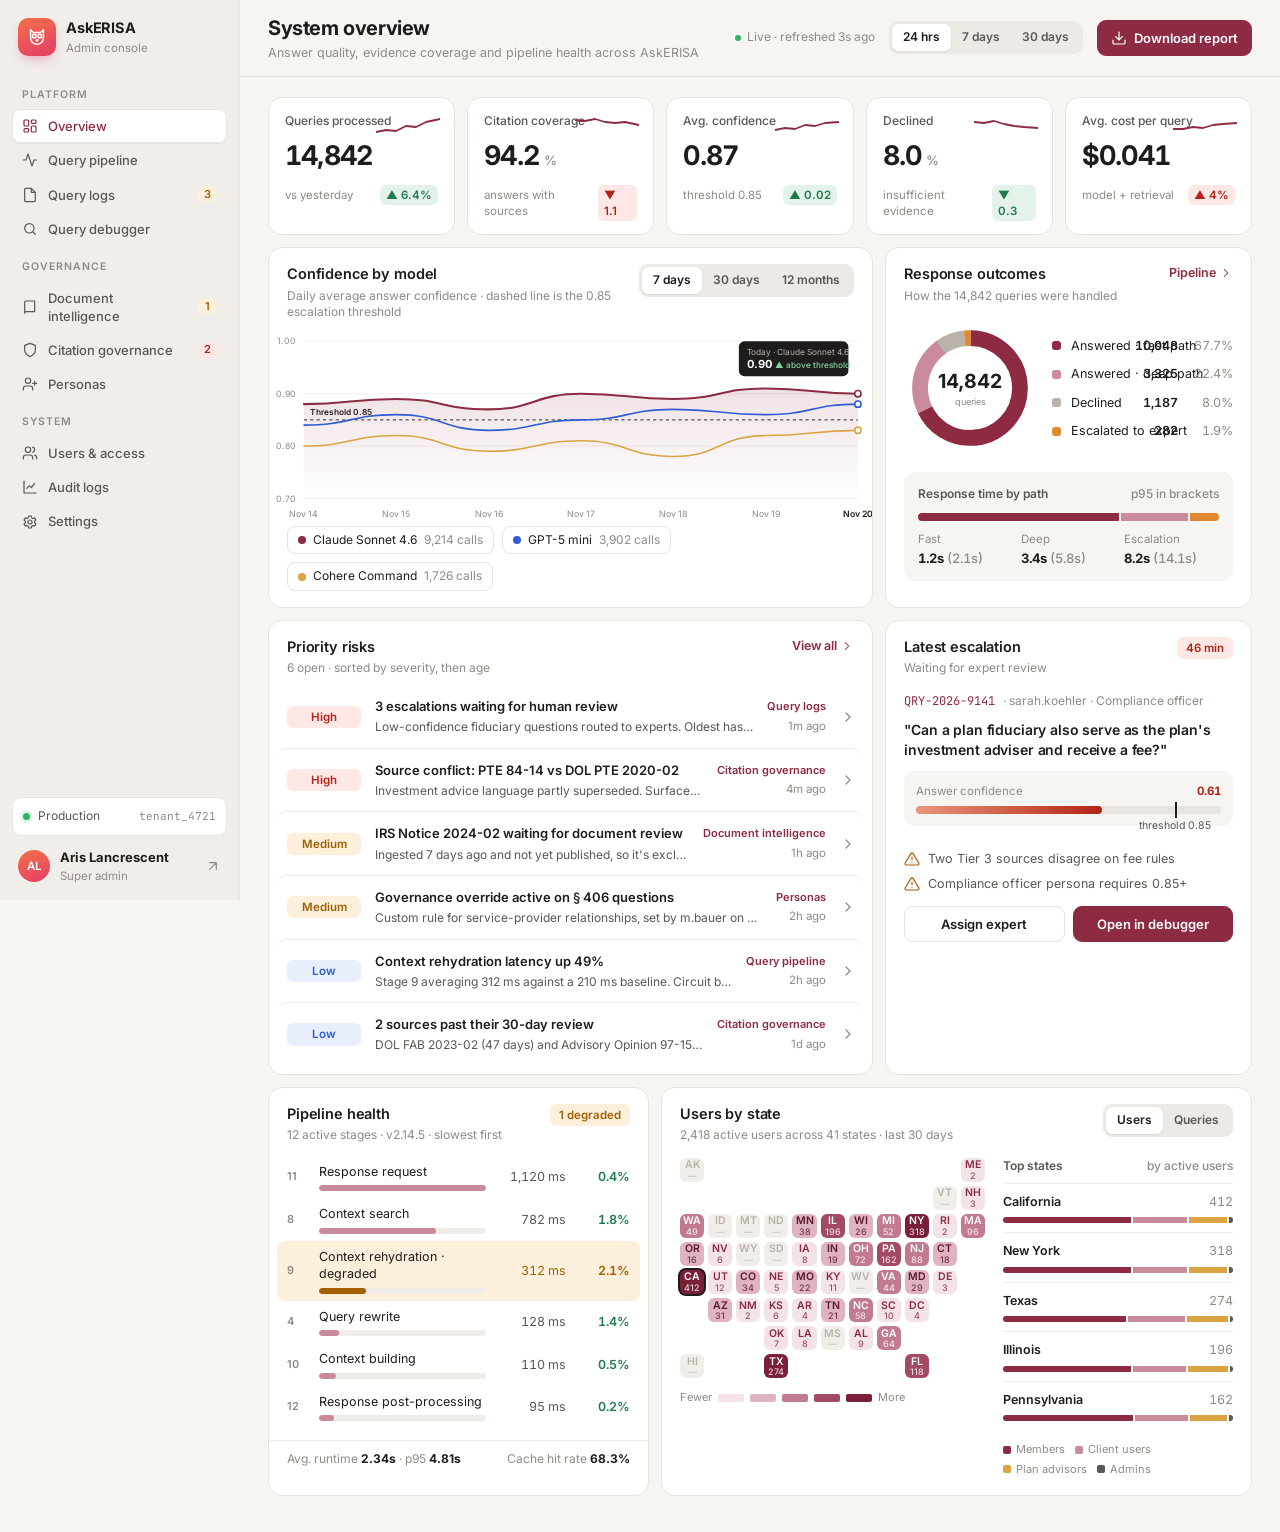
<file: work/askerisa-overview.html>
<!doctype html>
<html lang="en">
<head>
<meta charset="utf-8">
<meta name="viewport" content="width=device-width, initial-scale=1">
<title>AskERISA Admin — System overview</title>
<link rel="preconnect" href="https://fonts.googleapis.com">
<link href="https://fonts.googleapis.com/css2?family=Inter:opsz,wght@14..32,400;14..32,500;14..32,600;14..32,700&family=JetBrains+Mono:wght@500&display=swap" rel="stylesheet">
<style>
:root{
  --brand:#8C2B42; --brand-d:#6E1F33; --brand-t:#F6E9EC; --brand-l:#C98A99;
  --bg:#F7F5F2; --side:#F1EEEA; --surface:#FFFFFF; --line:#E7E3DE; --line2:#F0EDE9;
  --ink:#1F1D1B; --ink2:#5B5752; --ink3:#8F8A84;
  --good:#1F7A4D; --good-t:#E4F3EA; --warn:#A35F00; --warn-t:#FCF0DC; --bad:#B42318; --bad-t:#FDE8E6;
  --blue:#2F5BD3; --blue-t:#E8EEFC; --violet:#7A4FD6;
  --grad:linear-gradient(160deg,#F27149,#E53D65);
}
*{box-sizing:border-box}
html,body{margin:0;background:var(--bg)}
body{font-family:Inter,system-ui,sans-serif;color:var(--ink);font-size:13px;line-height:1.4;-webkit-font-smoothing:antialiased}
svg.i{width:16px;height:16px;fill:none;stroke:currentColor;stroke-width:1.8;stroke-linecap:round;stroke-linejoin:round;flex:none}
.num{font-variant-numeric:tabular-nums}
.mono{font-family:"JetBrains Mono",monospace}
.app{display:flex;width:100%;min-width:1280px;min-height:100vh;align-items:flex-start}

/* sidebar */
.side{width:240px;flex:none;position:sticky;top:0;height:100vh;overflow-y:auto;background:var(--side);border-right:1px solid var(--line);padding:16px 12px;display:flex;flex-direction:column}
.brand{display:flex;align-items:center;gap:10px;padding:2px 6px 18px}
.logo{width:38px;height:38px;border-radius:10px;background:var(--grad);display:grid;place-items:center;flex:none;box-shadow:0 6px 14px -6px rgba(229,61,101,.6)}
.brand b{display:block;font-size:14.5px;letter-spacing:-.01em}
.brand span{font-size:11.5px;color:var(--ink3)}
.grp{font-size:10.5px;font-weight:600;letter-spacing:.09em;color:var(--ink3);padding:14px 10px 6px}
.side a{display:flex;align-items:center;gap:10px;padding:8px 10px;border-radius:8px;color:var(--ink2);text-decoration:none;font-weight:500}
.side a.on{background:#fff;color:var(--brand);box-shadow:0 1px 2px rgba(0,0,0,.05),inset 0 0 0 1px var(--line)}
.side a .c{margin-left:auto;font-size:11px;font-weight:600;min-width:20px;text-align:center;padding:1px 6px;border-radius:99px;background:var(--line);color:var(--ink2)}
.side a .c.r{background:var(--bad-t);color:var(--bad)}
.side a .c.y{background:var(--warn-t);color:var(--warn)}
.sfoot{margin-top:auto;padding-top:14px}
.env{display:flex;align-items:center;gap:8px;font-size:12px;color:var(--ink2);padding:10px;border-radius:9px;background:#fff;border:1px solid var(--line)}
.env i{width:7px;height:7px;border-radius:50%;background:#2DB36A;box-shadow:0 0 0 3px #DDF3E6}
.env .mono{margin-left:auto;font-size:11px;color:var(--ink3)}
.me{display:flex;align-items:center;gap:10px;padding:12px 6px 0}
.av{width:32px;height:32px;border-radius:50%;background:var(--grad);color:#fff;display:grid;place-items:center;font-weight:600;font-size:11.5px;flex:none}
.me b{display:block;font-size:13px}.me span{font-size:11.5px;color:var(--ink3)}
.me .ext{margin-left:auto;color:var(--ink3)}

/* header */
.main{flex:1;min-width:0}
.top{position:sticky;top:0;z-index:5;background:rgba(247,245,242,.9);backdrop-filter:blur(10px);border-bottom:1px solid var(--line);display:flex;align-items:center;gap:14px;padding:14px 28px}
.top h1{margin:0;font-size:20px;font-weight:700;letter-spacing:-.02em}
.top p{margin:2px 0 0;font-size:12.5px;color:var(--ink3)}
.top .sp{flex:1}
.ref{display:flex;align-items:center;gap:6px;font-size:12px;color:var(--ink3)}
.ref i{width:6px;height:6px;border-radius:50%;background:#2DB36A}
.btn{height:36px;padding:0 13px;border-radius:9px;border:1px solid var(--line);background:#fff;color:var(--ink);font:600 13px Inter;display:inline-flex;align-items:center;gap:7px;white-space:nowrap}
.btn.pri{background:var(--brand);border-color:var(--brand);color:#fff}
.seg{display:flex;padding:3px;border-radius:9px;background:#EDEAE6}
.seg span{white-space:nowrap;padding:5px 11px;border-radius:7px;font-size:12px;font-weight:600;color:var(--ink2)}
.seg span.on{background:#fff;color:var(--ink);box-shadow:0 1px 2px rgba(0,0,0,.08)}

.wrap{padding:20px 28px 36px}
.card{background:var(--surface);border:1px solid var(--line);border-radius:14px;min-width:0}
.ch{display:flex;justify-content:space-between;align-items:flex-start;gap:12px;padding:16px 18px 0}
.ch h2{margin:0;font-size:14.5px;font-weight:600;letter-spacing:-.01em}
.ch .s{font-size:12px;color:var(--ink3);margin-top:3px}
.ch a{font-size:12.5px;font-weight:600;color:var(--brand);text-decoration:none;white-space:nowrap;display:inline-flex;align-items:center;gap:3px}

/* KPIs */
.kpis{display:grid;grid-template-columns:repeat(5,minmax(0,1fr));gap:12px}
.kpi{padding:15px 16px 13px;position:relative}
.kpi .l{font-size:12px;font-weight:500;color:var(--ink2);display:flex;align-items:center;gap:6px}
.kpi .v{font-size:27px;font-weight:700;letter-spacing:-.03em;margin-top:8px;display:flex;align-items:baseline;gap:5px}
.kpi .v small{font-size:13px;font-weight:500;color:var(--ink3);letter-spacing:0}
.kpi .d{display:flex;align-items:center;justify-content:space-between;margin-top:10px;font-size:11.5px;color:var(--ink3)}
.dl{display:inline-flex;align-items:center;gap:3px;font-weight:600;padding:2px 6px;border-radius:6px}
.dl.g{background:var(--good-t);color:var(--good)}.dl.b{background:var(--bad-t);color:var(--bad)}
.kpi svg.sp{position:absolute;right:14px;top:16px}

.row{display:grid;gap:12px;margin-top:12px}
.r1{grid-template-columns:minmax(0,1.65fr) minmax(0,1fr)}
.r2{grid-template-columns:minmax(0,1.65fr) minmax(0,1fr)}
.r3{grid-template-columns:minmax(0,1fr) minmax(0,1.55fr)}

/* trend */
.legend{display:flex;gap:8px;padding:0 18px 16px;flex-wrap:wrap}
.lg{display:inline-flex;align-items:center;gap:7px;font-size:12px;padding:5px 10px;border-radius:8px;border:1px solid var(--line)}
.lg i{width:8px;height:8px;border-radius:50%}
.lg em{font-style:normal;color:var(--ink3)}

/* outcomes */
.out{display:flex;gap:16px;align-items:center;padding:18px}
.out .rows{flex:1;display:grid;gap:11px}
.or{display:grid;grid-template-columns:10px minmax(0,1fr) auto auto;white-space:nowrap;gap:9px;align-items:center;font-size:12.5px}
.or i{width:9px;height:9px;border-radius:3px}
.or b{font-weight:600}
.or span{color:var(--ink3);width:46px;text-align:right}
.path{margin:0 18px 18px;padding:14px;border-radius:11px;background:var(--bg)}
.path .t{display:flex;justify-content:space-between;font-size:12px;color:var(--ink2);font-weight:600}
.path .t span{color:var(--ink3);font-weight:500}
.pbar{display:flex;height:8px;border-radius:99px;overflow:hidden;gap:2px;margin:10px 0 10px}
.pl{display:grid;grid-template-columns:repeat(3,1fr);gap:8px}
.pl div{font-size:11.5px;color:var(--ink3)}
.pl b{display:block;font-size:13px;color:var(--ink);margin-top:2px}

/* risks */
.risks{padding:8px 8px 8px}
.rk{display:grid;grid-template-columns:74px minmax(0,1fr) auto 14px;gap:14px;align-items:center;padding:12px 10px;border-radius:10px;position:relative}
.rk+.rk{border-top:1px solid var(--line2)}
.sev{display:inline-flex;justify-content:center;font-size:11.5px;font-weight:600;padding:3px 0;border-radius:6px}
.s-h{background:var(--bad-t);color:var(--bad)}.s-m{background:var(--warn-t);color:var(--warn)}.s-l{background:var(--blue-t);color:var(--blue)}
.rk b{display:block;font-size:13px;font-weight:600}
.rk p{margin:3px 0 0;font-size:12px;color:var(--ink2);line-height:1.45;overflow:hidden;text-overflow:ellipsis;white-space:nowrap}
.rk .m{text-align:right;font-size:11.5px;color:var(--ink3);white-space:nowrap}
.rk .m em{display:block;font-style:normal;font-size:11px;color:var(--brand);font-weight:600;margin-bottom:3px}
.rk .go{color:var(--ink3)}

/* escalation */
.esc{padding:16px 18px 18px}
.eh{display:flex;align-items:center;gap:8px;font-size:12px;color:var(--ink3)}
.eh .mono{color:var(--brand);font-size:12px}
.eq{margin:10px 0 12px;font-size:14px;font-weight:600;line-height:1.4;letter-spacing:-.01em}
.conf{display:flex;align-items:center;gap:12px;padding:12px;border-radius:10px;background:var(--bg)}
.cg{flex:1}
.cg .t{display:flex;justify-content:space-between;font-size:11.5px;color:var(--ink3)}
.cg .t b{color:var(--bad)}
.cb{height:8px;border-radius:99px;background:#E8E4DF;margin-top:7px;position:relative}
.cb span{display:block;height:100%;border-radius:inherit;background:linear-gradient(90deg,#E9967A,var(--bad))}
.cb i{position:absolute;top:-4px;width:2px;height:16px;background:var(--ink);left:85%}
.cb em{position:absolute;top:13px;left:85%;transform:translateX(-50%);font-style:normal;font-size:10.5px;color:var(--ink2);white-space:nowrap}
.reasons{display:grid;gap:7px;margin:24px 0 14px}
.reasons div{display:flex;gap:8px;font-size:12.5px;color:var(--ink2)}
.reasons svg{color:var(--warn);margin-top:1px}
.eacts{display:flex;gap:8px}
.eacts .btn{flex:1;justify-content:center}

/* gauge */
.gauge{display:flex;align-items:center;gap:18px;padding:12px 18px 18px}
.gl{flex:1;display:grid;gap:10px}
.gl div{display:flex;align-items:center;gap:8px;font-size:12.5px}
.gl i{width:9px;height:9px;border-radius:50%}
.gl b{margin-left:auto;font-weight:600}

/* pipeline */
.stg{padding:12px 18px 6px}
.sr{display:grid;grid-template-columns:22px minmax(0,1fr) 70px 54px;gap:10px;align-items:center;padding:7px 0;font-size:12.5px}
.sr .n{font-size:11px;color:var(--ink3);font-weight:600}
.sr .mb{height:6px;border-radius:99px;background:var(--line2);overflow:hidden;margin-top:5px}
.sr .mb span{display:block;height:100%;border-radius:inherit;background:var(--brand-l)}
.sr.deg{background:var(--warn-t);margin:0 -10px;padding:7px 10px;border-radius:8px}
.sr.deg .mb span{background:var(--warn)}
.sr .lt{text-align:right;color:var(--ink2)}
.sr .er{text-align:right;font-weight:600;color:var(--good)}
.sr.deg .er,.sr.deg .lt{color:var(--warn)}
.sfoot2{display:flex;justify-content:space-between;padding:10px 18px 14px;border-top:1px solid var(--line2);margin-top:6px;font-size:12px;color:var(--ink3)}

/* map */
.geo{display:grid;grid-template-columns:minmax(0,1fr) 230px;gap:18px;padding:14px 18px 18px;align-items:start}
.tiles{display:grid;grid-template-columns:repeat(11,1fr);gap:4px}
.tl{aspect-ratio:1;border-radius:6px;display:flex;flex-direction:column;align-items:center;justify-content:center;font-size:10.5px;font-weight:600;line-height:1.1}
.tl small{font-size:9px;font-weight:500;opacity:.8}
.tl.e{background:transparent}
.tl.sel{box-shadow:0 0 0 2px var(--ink)}
.scale{display:flex;align-items:center;gap:6px;margin-top:12px;font-size:11px;color:var(--ink3)}
.scale span{width:26px;height:8px;border-radius:2px}
.tops .h{font-size:12px;font-weight:600;color:var(--ink2);margin-bottom:8px;display:flex;justify-content:space-between}
.tops .h span{color:var(--ink3);font-weight:500}
.st{padding:9px 0;border-top:1px solid var(--line2)}
.st .t{display:flex;justify-content:space-between;font-size:12.5px}
.st .t b{font-weight:600}
.st .t span{color:var(--ink3)}
.sb{display:flex;height:6px;border-radius:99px;overflow:hidden;gap:2px;margin-top:7px}
.keys{display:flex;flex-wrap:wrap;gap:4px 10px;margin-top:12px;font-size:11px;color:var(--ink3)}
.keys span{display:flex;align-items:center;gap:5px}.keys i{width:8px;height:8px;border-radius:2px}
</style>
</head>
<body>
<div class="app">
  <aside class="side">
    <div class="brand"><div class="logo"><svg width="22" height="22" viewBox="0 0 24 24" fill="none" stroke="#fff" stroke-width="1.6" stroke-linecap="round" stroke-linejoin="round"><path d="M5 4l3 3h8l3-3v9a7 7 0 0 1-14 0z"/><circle cx="9" cy="11" r="2"/><circle cx="15" cy="11" r="2"/><path d="M11 15l1 1.5 1-1.5"/></svg></div><div><b>AskERISA</b><span>Admin console</span></div></div>
    <div class="grp">PLATFORM</div>
    <a class="on" href="#"><svg class="i" viewBox="0 0 24 24"><rect x="3" y="3" width="7" height="9" rx="1.5"/><rect x="14" y="3" width="7" height="5" rx="1.5"/><rect x="14" y="12" width="7" height="9" rx="1.5"/><rect x="3" y="16" width="7" height="5" rx="1.5"/></svg>Overview</a>
    <a href="#"><svg class="i" viewBox="0 0 24 24"><path d="M22 12h-4l-3 9L9 3l-3 9H2"/></svg>Query pipeline</a>
    <a href="#"><svg class="i" viewBox="0 0 24 24"><path d="M14 2H6a2 2 0 0 0-2 2v16a2 2 0 0 0 2 2h12a2 2 0 0 0 2-2V8z"/><path d="M14 2v6h6"/></svg>Query logs<span class="c y">3</span></a>
    <a href="#"><svg class="i" viewBox="0 0 24 24"><circle cx="11" cy="11" r="7"/><path d="m20 20-3.5-3.5"/></svg>Query debugger</a>
    <div class="grp">GOVERNANCE</div>
    <a href="#"><svg class="i" viewBox="0 0 24 24"><path d="M4 19.5V5a2 2 0 0 1 2-2h13v16H6.5A2.5 2.5 0 0 0 4 21.5"/></svg>Document intelligence<span class="c y">1</span></a>
    <a href="#"><svg class="i" viewBox="0 0 24 24"><path d="M12 22s8-4 8-10V5l-8-3-8 3v7c0 6 8 10 8 10z"/></svg>Citation governance<span class="c r">2</span></a>
    <a href="#"><svg class="i" viewBox="0 0 24 24"><circle cx="9" cy="7" r="4"/><path d="M2 21v-2a4 4 0 0 1 4-4h6a4 4 0 0 1 4 4v2M19 8v6M22 11h-6"/></svg>Personas</a>
    <div class="grp">SYSTEM</div>
    <a href="#"><svg class="i" viewBox="0 0 24 24"><path d="M16 21v-2a4 4 0 0 0-4-4H6a4 4 0 0 0-4 4v2"/><circle cx="9" cy="7" r="4"/><path d="M22 21v-2a4 4 0 0 0-3-3.87M16 3.13a4 4 0 0 1 0 7.75"/></svg>Users &amp; access</a>
    <a href="#"><svg class="i" viewBox="0 0 24 24"><path d="M3 3v18h18"/><path d="M7 14l4-4 3 3 5-6"/></svg>Audit logs</a>
    <a href="#"><svg class="i" viewBox="0 0 24 24"><circle cx="12" cy="12" r="3"/><path d="M19 12a7 7 0 0 0-.1-1.2l2-1.6-2-3.4-2.4 1a7 7 0 0 0-2-1.2L14 3h-4l-.4 2.6a7 7 0 0 0-2 1.2l-2.5-1-2 3.4 2 1.6A7 7 0 0 0 5 12c0 .4 0 .8.1 1.2l-2 1.6 2 3.4 2.4-1a7 7 0 0 0 2 1.2L10 21h4l.4-2.6a7 7 0 0 0 2-1.2l2.5 1 2-3.4-2-1.6c.1-.4.1-.8.1-1.2z"/></svg>Settings</a>
    <div class="sfoot">
      <div class="env"><i></i>Production<span class="mono">tenant_4721</span></div>
      <div class="me"><div class="av">AL</div><div><b>Aris Lancrescent</b><span>Super admin</span></div><svg class="i ext" viewBox="0 0 24 24"><path d="M7 17 17 7M7 7h10v10"/></svg></div>
    </div>
  </aside>

  <main class="main">
    <header class="top">
      <div><h1>System overview</h1><p>Answer quality, evidence coverage and pipeline health across AskERISA</p></div>
      <span class="sp"></span>
      <span class="ref"><i></i>Live · refreshed 3s ago</span>
      <div class="seg"><span class="on">24 hrs</span><span>7 days</span><span>30 days</span></div>
      <button class="btn pri"><svg class="i" viewBox="0 0 24 24"><path d="M21 15v4a2 2 0 0 1-2 2H5a2 2 0 0 1-2-2v-4M7 10l5 5 5-5M12 15V3"/></svg>Download report</button>
    </header>

    <div class="wrap">
      <div class="kpis">
        <div class="card kpi"><div class="l">Queries processed</div><div class="v num">14,842</div><div class="d"><span>vs yesterday</span><span class="dl g">▲ 6.4%</span></div><svg class="sp" width="64" height="24"><polyline points="0,18 10,16 20,17 30,12 40,13 50,8 64,5" fill="none" stroke="#8C2B42" stroke-width="1.8" stroke-linecap="round" stroke-linejoin="round"/></svg></div>
        <div class="card kpi"><div class="l">Citation coverage</div><div class="v num">94.2<small>%</small></div><div class="d"><span>answers with sources</span><span class="dl b">▼ 1.1</span></div><svg class="sp" width="64" height="24"><polyline points="0,6 10,7 20,5 30,8 40,9 50,8 64,11" fill="none" stroke="#8C2B42" stroke-width="1.8" stroke-linecap="round" stroke-linejoin="round"/></svg></div>
        <div class="card kpi"><div class="l">Avg. confidence</div><div class="v num">0.87</div><div class="d"><span>threshold 0.85</span><span class="dl g">▲ 0.02</span></div><svg class="sp" width="64" height="24"><polyline points="0,16 10,14 20,15 30,11 40,12 50,9 64,8" fill="none" stroke="#8C2B42" stroke-width="1.8" stroke-linecap="round" stroke-linejoin="round"/></svg></div>
        <div class="card kpi"><div class="l">Declined</div><div class="v num">8.0<small>%</small></div><div class="d"><span>insufficient evidence</span><span class="dl g">▼ 0.3</span></div><svg class="sp" width="64" height="24"><polyline points="0,8 10,9 20,7 30,10 40,12 50,13 64,14" fill="none" stroke="#8C2B42" stroke-width="1.8" stroke-linecap="round" stroke-linejoin="round"/></svg></div>
        <div class="card kpi"><div class="l">Avg. cost per query</div><div class="v num">$0.041</div><div class="d"><span>model + retrieval</span><span class="dl b">▲ 4%</span></div><svg class="sp" width="64" height="24"><polyline points="0,15 10,15 20,13 30,14 40,11 50,10 64,9" fill="none" stroke="#8C2B42" stroke-width="1.8" stroke-linecap="round" stroke-linejoin="round"/></svg></div>
      </div>

      <div class="row r1">
        <section class="card">
          <div class="ch"><div><h2>Confidence by model</h2><div class="s">Daily average answer confidence · dashed line is the 0.85 escalation threshold</div></div><div class="seg"><span class="on">7 days</span><span>30 days</span><span>12 months</span></div></div>
          <svg id="trend" width="100%" viewBox="0 0 760 250" style="display:block;margin-top:6px"></svg>
          <div class="legend">
            <span class="lg"><i style="background:#8C2B42"></i>Claude Sonnet 4.6<em>9,214 calls</em></span>
            <span class="lg"><i style="background:#2F5BD3"></i>GPT-5 mini<em>3,902 calls</em></span>
            <span class="lg"><i style="background:#D9A441"></i>Cohere Command<em>1,726 calls</em></span>
          </div>
        </section>

        <section class="card">
          <div class="ch"><div><h2>Response outcomes</h2><div class="s">How the 14,842 queries were handled</div></div><a href="#">Pipeline <svg class="i" style="width:14px;height:14px" viewBox="0 0 24 24"><path d="m9 18 6-6-6-6"/></svg></a></div>
          <div class="out">
            <svg width="132" height="132" viewBox="0 0 42 42" style="flex:none">
              <circle cx="21" cy="21" r="15.9" fill="none" stroke="#F0EDE9" stroke-width="5"/>
              <circle cx="21" cy="21" r="15.9" fill="none" stroke="#8C2B42" stroke-width="5" stroke-dasharray="67.7 32.3" stroke-dashoffset="25"/>
              <circle cx="21" cy="21" r="15.9" fill="none" stroke="#C98A99" stroke-width="5" stroke-dasharray="22.4 77.6" stroke-dashoffset="-42.7"/>
              <circle cx="21" cy="21" r="15.9" fill="none" stroke="#B9B2AA" stroke-width="5" stroke-dasharray="8 92" stroke-dashoffset="-65.1"/>
              <circle cx="21" cy="21" r="15.9" fill="none" stroke="#E0882F" stroke-width="5" stroke-dasharray="1.9 98.1" stroke-dashoffset="-73.1"/>
              <text x="21" y="21" text-anchor="middle" font-family="Inter" font-size="6.2" font-weight="700" fill="#1F1D1B">14,842</text>
              <text x="21" y="26.5" text-anchor="middle" font-family="Inter" font-size="2.9" fill="#8F8A84">queries</text>
            </svg>
            <div class="rows">
              <div class="or"><i style="background:#8C2B42"></i>Answered · fast path<b class="num">10,048</b><span class="num">67.7%</span></div>
              <div class="or"><i style="background:#C98A99"></i>Answered · deep path<b class="num">3,325</b><span class="num">22.4%</span></div>
              <div class="or"><i style="background:#B9B2AA"></i>Declined<b class="num">1,187</b><span class="num">8.0%</span></div>
              <div class="or"><i style="background:#E0882F"></i>Escalated to expert<b class="num">282</b><span class="num">1.9%</span></div>
            </div>
          </div>
          <div class="path">
            <div class="t">Response time by path<span>p95 in brackets</span></div>
            <div class="pbar"><span style="flex:67.7;background:#8C2B42"></span><span style="flex:22.4;background:#C98A99"></span><span style="flex:9.9;background:#E0882F"></span></div>
            <div class="pl"><div>Fast<b class="num">1.2s <span style="color:var(--ink3);font-weight:500">(2.1s)</span></b></div><div>Deep<b class="num">3.4s <span style="color:var(--ink3);font-weight:500">(5.8s)</span></b></div><div>Escalation<b class="num">8.2s <span style="color:var(--ink3);font-weight:500">(14.1s)</span></b></div></div>
          </div>
        </section>
      </div>

      <div class="row r2">
        <section class="card">
          <div class="ch"><div><h2>Priority risks</h2><div class="s">6 open · sorted by severity, then age</div></div><a href="#">View all <svg class="i" style="width:14px;height:14px" viewBox="0 0 24 24"><path d="m9 18 6-6-6-6"/></svg></a></div>
          <div class="risks">
            <div class="rk"><span class="sev s-h">High</span><div><b>3 escalations waiting for human review</b><p>Low-confidence fiduciary questions routed to experts. Oldest has waited 46 minutes.</p></div><div class="m"><em>Query logs</em>1m ago</div><svg class="i go" viewBox="0 0 24 24"><path d="m9 18 6-6-6-6"/></svg></div>
            <div class="rk"><span class="sev s-h">High</span><div><b>Source conflict: PTE 84-14 vs DOL PTE 2020-02</b><p>Investment advice language partly superseded. Surfaced in QRY-2026-9142.</p></div><div class="m"><em>Citation governance</em>4m ago</div><svg class="i go" viewBox="0 0 24 24"><path d="m9 18 6-6-6-6"/></svg></div>
            <div class="rk"><span class="sev s-m">Medium</span><div><b>IRS Notice 2024-02 waiting for document review</b><p>Ingested 7 days ago and not yet published, so it's excluded from answers.</p></div><div class="m"><em>Document intelligence</em>1h ago</div><svg class="i go" viewBox="0 0 24 24"><path d="m9 18 6-6-6-6"/></svg></div>
            <div class="rk"><span class="sev s-m">Medium</span><div><b>Governance override active on § 406 questions</b><p>Custom rule for service-provider relationships, set by m.bauer on Nov 14.</p></div><div class="m"><em>Personas</em>2h ago</div><svg class="i go" viewBox="0 0 24 24"><path d="m9 18 6-6-6-6"/></svg></div>
            <div class="rk"><span class="sev s-l">Low</span><div><b>Context rehydration latency up 49%</b><p>Stage 9 averaging 312 ms against a 210 ms baseline. Circuit breaker half-open.</p></div><div class="m"><em>Query pipeline</em>2h ago</div><svg class="i go" viewBox="0 0 24 24"><path d="m9 18 6-6-6-6"/></svg></div>
            <div class="rk"><span class="sev s-l">Low</span><div><b>2 sources past their 30-day review</b><p>DOL FAB 2023-02 (47 days) and Advisory Opinion 97-15A (62 days).</p></div><div class="m"><em>Citation governance</em>1d ago</div><svg class="i go" viewBox="0 0 24 24"><path d="m9 18 6-6-6-6"/></svg></div>
          </div>
        </section>

        <section class="card">
          <div class="ch"><div><h2>Latest escalation</h2><div class="s">Waiting for expert review</div></div><span class="sev s-h" style="padding:3px 9px">46 min</span></div>
          <div class="esc">
            <div class="eh"><span class="mono">QRY-2026-9141</span>· sarah.koehler · Compliance officer</div>
            <div class="eq">"Can a plan fiduciary also serve as the plan's investment adviser and receive a fee?"</div>
            <div class="conf"><div class="cg"><div class="t"><span>Answer confidence</span><b class="num">0.61</b></div><div class="cb"><span style="width:61%"></span><i></i><em>threshold 0.85</em></div></div></div>
            <div class="reasons">
              <div><svg class="i" viewBox="0 0 24 24"><path d="M10.3 3.9 1.8 18a2 2 0 0 0 1.7 3h17a2 2 0 0 0 1.7-3L13.7 3.9a2 2 0 0 0-3.4 0zM12 9v4M12 17h.01"/></svg>Two Tier 3 sources disagree on fee rules</div>
              <div><svg class="i" viewBox="0 0 24 24"><path d="M10.3 3.9 1.8 18a2 2 0 0 0 1.7 3h17a2 2 0 0 0 1.7-3L13.7 3.9a2 2 0 0 0-3.4 0zM12 9v4M12 17h.01"/></svg>Compliance officer persona requires 0.85+</div>
            </div>
            <div class="eacts"><button class="btn">Assign expert</button><button class="btn pri">Open in debugger</button></div>
          </div>
        </section>
      </div>

      <div class="row r3">
        <section class="card">
          <div class="ch"><div><h2>Pipeline health</h2><div class="s">12 active stages · v2.14.5 · slowest first</div></div><span class="sev s-m" style="padding:3px 9px">1 degraded</span></div>
          <div class="stg">
            <div class="sr"><span class="n">11</span><div>Response request<div class="mb"><span style="width:100%"></span></div></div><span class="lt num">1,120 ms</span><span class="er num">0.4%</span></div>
            <div class="sr"><span class="n">8</span><div>Context search<div class="mb"><span style="width:70%"></span></div></div><span class="lt num">782 ms</span><span class="er num">1.8%</span></div>
            <div class="sr deg"><span class="n">9</span><div>Context rehydration · degraded<div class="mb"><span style="width:28%"></span></div></div><span class="lt num">312 ms</span><span class="er num">2.1%</span></div>
            <div class="sr"><span class="n">4</span><div>Query rewrite<div class="mb"><span style="width:12%"></span></div></div><span class="lt num">128 ms</span><span class="er num">1.4%</span></div>
            <div class="sr"><span class="n">10</span><div>Context building<div class="mb"><span style="width:10%"></span></div></div><span class="lt num">110 ms</span><span class="er num">0.5%</span></div>
            <div class="sr"><span class="n">12</span><div>Response post-processing<div class="mb"><span style="width:9%"></span></div></div><span class="lt num">95 ms</span><span class="er num">0.2%</span></div>
          </div>
          <div class="sfoot2"><span>Avg. runtime <b style="color:var(--ink)">2.34s</b> · p95 <b style="color:var(--ink)">4.81s</b></span><span>Cache hit rate <b style="color:var(--ink)">68.3%</b></span></div>
        </section>

        <section class="card">
          <div class="ch"><div><h2>Users by state</h2><div class="s">2,418 active users across 41 states · last 30 days</div></div><div class="seg"><span class="on">Users</span><span>Queries</span></div></div>
          <div class="geo">
            <div><div class="tiles" id="tiles"></div>
              <div class="scale">Fewer<span style="background:#F3E3E7"></span><span style="background:#DFB3BF"></span><span style="background:#C27A8E"></span><span style="background:#A34A63"></span><span style="background:#7A1F38"></span>More</div></div>
            <div class="tops">
              <div class="h">Top states<span>by active users</span></div>
              <div class="st"><div class="t"><b>California</b><span class="num">412</span></div><div class="sb"><span style="flex:236;background:#8C2B42"></span><span style="flex:98;background:#C98A99"></span><span style="flex:71;background:#D9A441"></span><span style="flex:7;background:#5B5752"></span></div></div>
              <div class="st"><div class="t"><b>New York</b><span class="num">318</span></div><div class="sb"><span style="flex:181;background:#8C2B42"></span><span style="flex:77;background:#C98A99"></span><span style="flex:55;background:#D9A441"></span><span style="flex:5;background:#5B5752"></span></div></div>
              <div class="st"><div class="t"><b>Texas</b><span class="num">274</span></div><div class="sb"><span style="flex:150;background:#8C2B42"></span><span style="flex:70;background:#C98A99"></span><span style="flex:50;background:#D9A441"></span><span style="flex:4;background:#5B5752"></span></div></div>
              <div class="st"><div class="t"><b>Illinois</b><span class="num">196</span></div><div class="sb"><span style="flex:112;background:#8C2B42"></span><span style="flex:46;background:#C98A99"></span><span style="flex:35;background:#D9A441"></span><span style="flex:3;background:#5B5752"></span></div></div>
              <div class="st"><div class="t"><b>Pennsylvania</b><span class="num">162</span></div><div class="sb"><span style="flex:94;background:#8C2B42"></span><span style="flex:38;background:#C98A99"></span><span style="flex:27;background:#D9A441"></span><span style="flex:3;background:#5B5752"></span></div></div>
              <div class="keys"><span><i style="background:#8C2B42"></i>Members</span><span><i style="background:#C98A99"></i>Client users</span><span><i style="background:#D9A441"></i>Plan advisors</span><span><i style="background:#5B5752"></i>Admins</span></div>
            </div>
          </div>
        </section>
      </div>
    </div>
  </main>
</div>

<script>
/* confidence trend */
(function(){
  const svg=document.getElementById('trend'), W=760,H=250, L=44,R=18,T=18,B=34, lo=.70, hi=1.0;
  const days=['Nov 14','Nov 15','Nov 16','Nov 17','Nov 18','Nov 19','Nov 20'];
  const S=[['#8C2B42',[.88,.89,.87,.90,.89,.91,.90]],['#2F5BD3',[.84,.86,.83,.85,.87,.86,.88]],['#D9A441',[.80,.82,.79,.81,.78,.82,.83]]];
  const x=i=>L+i*(W-L-R)/(days.length-1), y=v=>T+(hi-v)/(hi-lo)*(H-T-B);
  const path=a=>a.map((v,i)=>[x(i),y(v)]).reduce((d,p,i,arr)=>{if(!i)return`M${p[0]},${p[1]}`;const q=arr[i-1],cx=(q[0]+p[0])/2;return d+` C${cx},${q[1]} ${cx},${p[1]} ${p[0]},${p[1]}`},'');
  let h='';
  [.7,.8,.9,1].forEach(v=>{h+=`<line x1="${L}" x2="${W-R}" y1="${y(v)}" y2="${y(v)}" stroke="#F0EDE9"/><text x="${L-10}" y="${y(v)+4}" text-anchor="end" font-size="11" fill="#8F8A84" font-family="Inter">${v.toFixed(2)}</text>`});
  h+=`<line x1="${L}" x2="${W-R}" y1="${y(.85)}" y2="${y(.85)}" stroke="#1F1D1B" stroke-dasharray="4 4" stroke-width="1.2"/><text x="${L+8}" y="${y(.85)-6}" text-anchor="start" font-size="10.5" font-weight="600" fill="#1F1D1B" font-family="Inter">Threshold 0.85</text>`;
  days.forEach((d,i)=>h+=`<text x="${x(i)}" y="${H-10}" text-anchor="middle" font-size="11" fill="${i==6?'#1F1D1B':'#8F8A84'}" font-weight="${i==6?600:400}" font-family="Inter">${d}</text>`);
  h+=`<defs><linearGradient id="ga" x1="0" y1="0" x2="0" y2="1"><stop offset="0" stop-color="#8C2B42" stop-opacity=".14"/><stop offset="1" stop-color="#8C2B42" stop-opacity="0"/></linearGradient></defs>`;
  h+=`<path d="${path(S[0][1])} L${x(6)},${H-B} L${x(0)},${H-B} Z" fill="url(#ga)"/>`;
  S.forEach(([c,a],k)=>{h+=`<path d="${path(a)}" fill="none" stroke="${c}" stroke-width="${k?2:2.6}" stroke-linecap="round"/>`; h+=`<circle cx="${x(6)}" cy="${y(a[6])}" r="4" fill="#fff" stroke="${c}" stroke-width="2"/>`;});
  h+=`<g transform="translate(${x(6)-150},${T})"><rect width="138" height="44" rx="7" fill="#1F1D1B"/><text x="10" y="17" font-size="10.5" fill="#B9B2AA" font-family="Inter">Today · Claude Sonnet 4.6</text><text x="10" y="34" font-size="14" font-weight="700" fill="#fff" font-family="Inter">0.90 <tspan font-size="10.5" font-weight="500" fill="#7FD3A5">▲ above threshold</tspan></text></g>`;
  svg.innerHTML=h;
})();
/* state tile map */
(function(){
  const L=[['AK',0,0],['ME',0,10],['VT',1,9],['NH',1,10],['WA',2,0],['ID',2,1],['MT',2,2],['ND',2,3],['MN',2,4],['IL',2,5],['WI',2,6],['MI',2,7],['NY',2,8],['RI',2,9],['MA',2,10],['OR',3,0],['NV',3,1],['WY',3,2],['SD',3,3],['IA',3,4],['IN',3,5],['OH',3,6],['PA',3,7],['NJ',3,8],['CT',3,9],['CA',4,0],['UT',4,1],['CO',4,2],['NE',4,3],['MO',4,4],['KY',4,5],['WV',4,6],['VA',4,7],['MD',4,8],['DE',4,9],['AZ',5,1],['NM',5,2],['KS',5,3],['AR',5,4],['TN',5,5],['NC',5,6],['SC',5,7],['DC',5,8],['OK',6,3],['LA',6,4],['MS',6,5],['AL',6,6],['GA',6,7],['HI',7,0],['TX',7,3],['FL',7,8]];
  const V={CA:412,NY:318,TX:274,IL:196,PA:162,FL:118,MA:96,NJ:88,OH:72,GA:64,NC:58,MI:52,WA:49,VA:44,MN:38,CO:34,AZ:31,MD:29,WI:26,MO:22,TN:21,IN:19,CT:18,OR:16,UT:12,KY:11,SC:10,AL:9,LA:8,IA:8,OK:7,KS:6,NV:6,NE:5,AR:4,DC:4,NH:3,DE:3,RI:2,ME:2,NM:2};
  const col=v=>!v?['#F1EEEA','#B9B2AA']:v>250?['#7A1F38','#fff']:v>100?['#A34A63','#fff']:v>40?['#C27A8E','#fff']:v>12?['#DFB3BF','#5B1A2C']:['#F3E3E7','#8C2B42'];
  const g=Array.from({length:8},()=>Array(11).fill(null)); L.forEach(([s,r,c])=>g[r][c]=s);
  let h=''; g.forEach(row=>row.forEach(s=>{ if(!s){h+='<div class="tl e"></div>';return;} const v=V[s]||0,[b,f]=col(v); h+=`<div class="tl${s==='CA'?' sel':''}" style="background:${b};color:${f}">${s}<small>${v||'—'}</small></div>`;}));
  document.getElementById('tiles').innerHTML=h;
})();
</script>
</body>
</html>
</file>
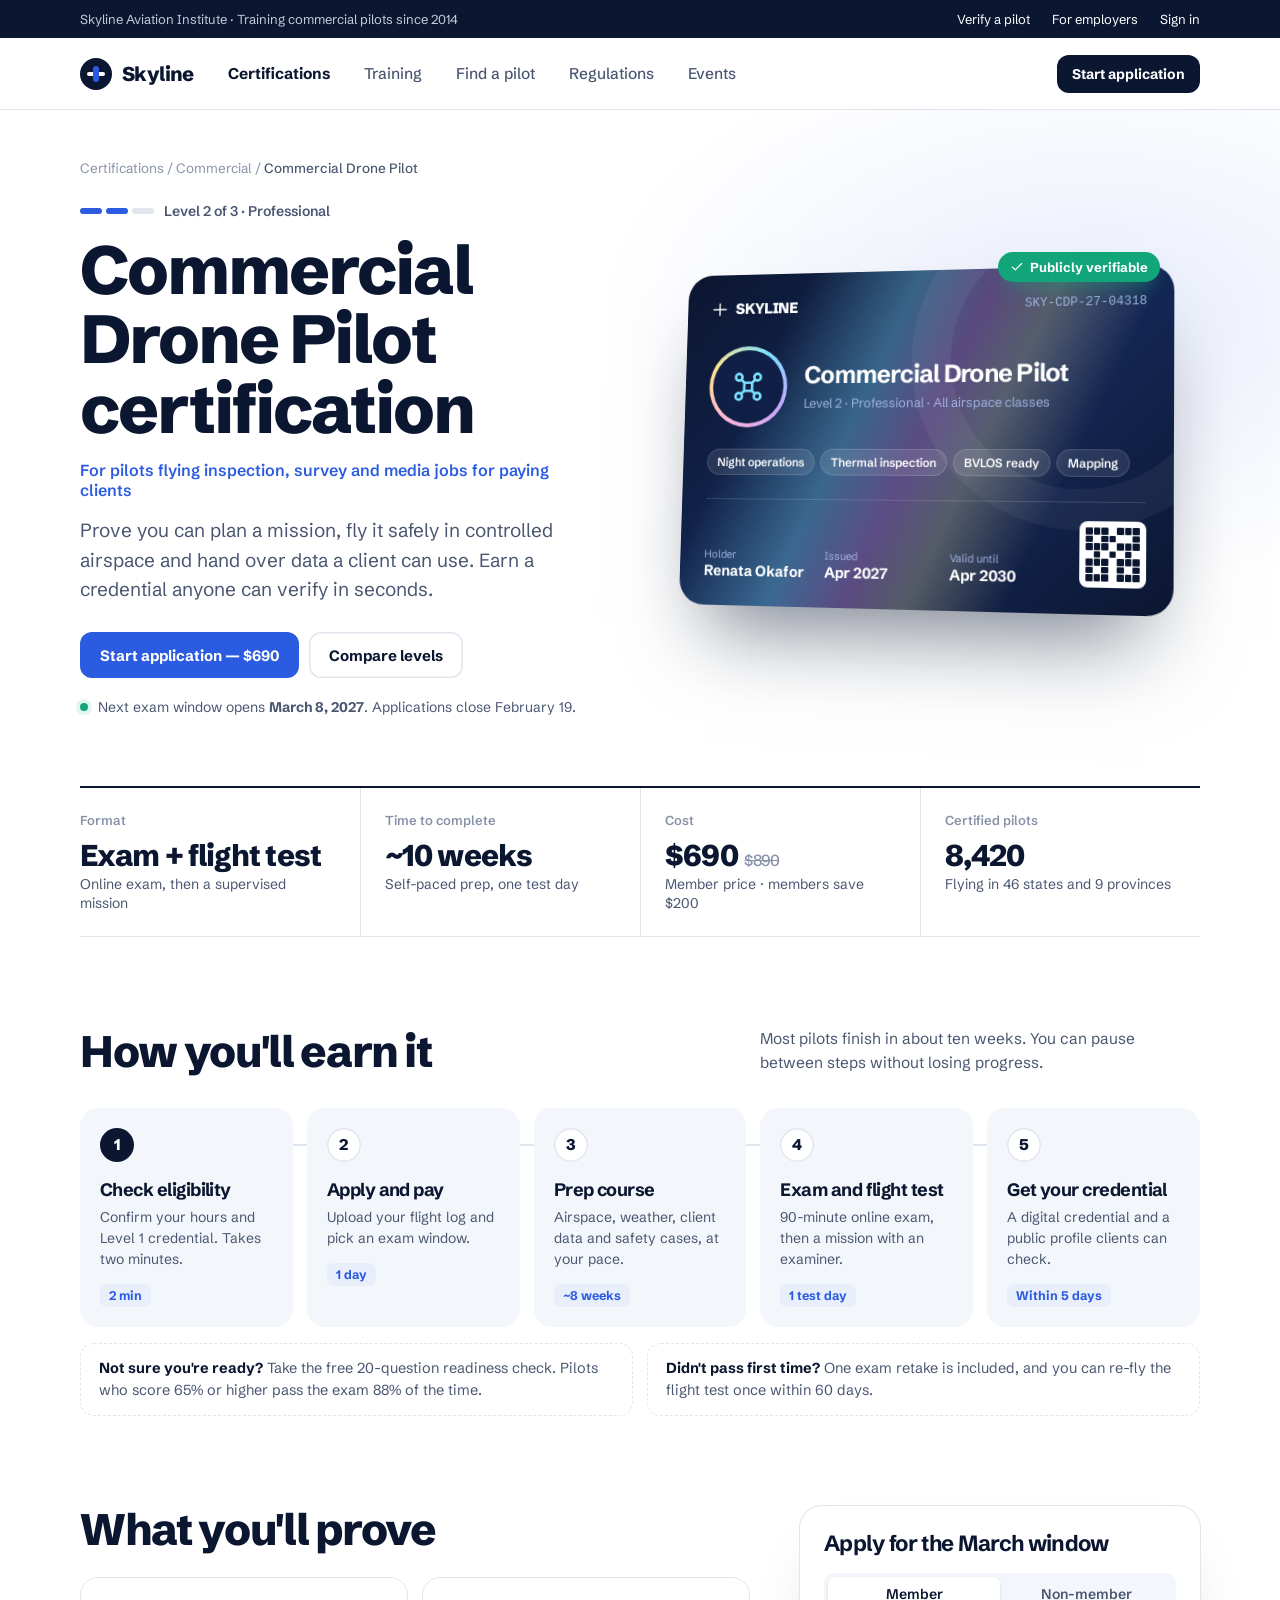
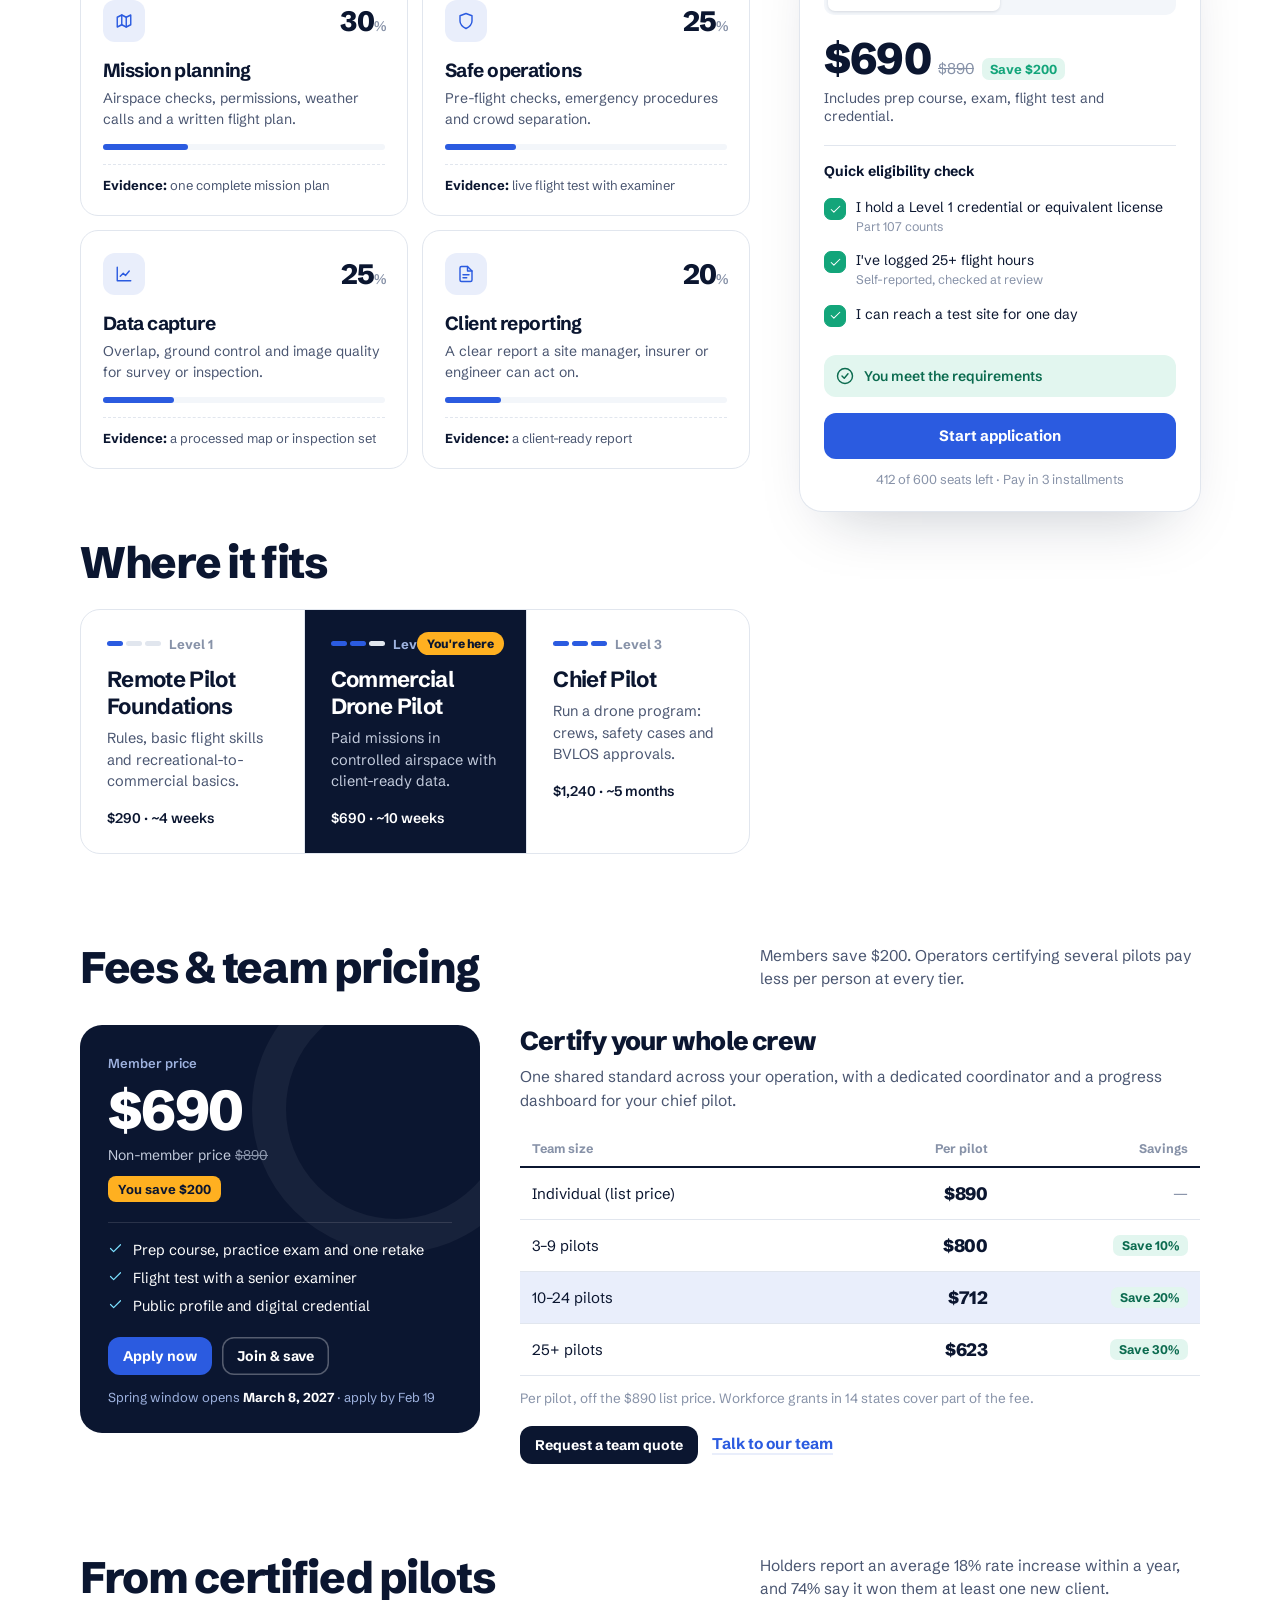
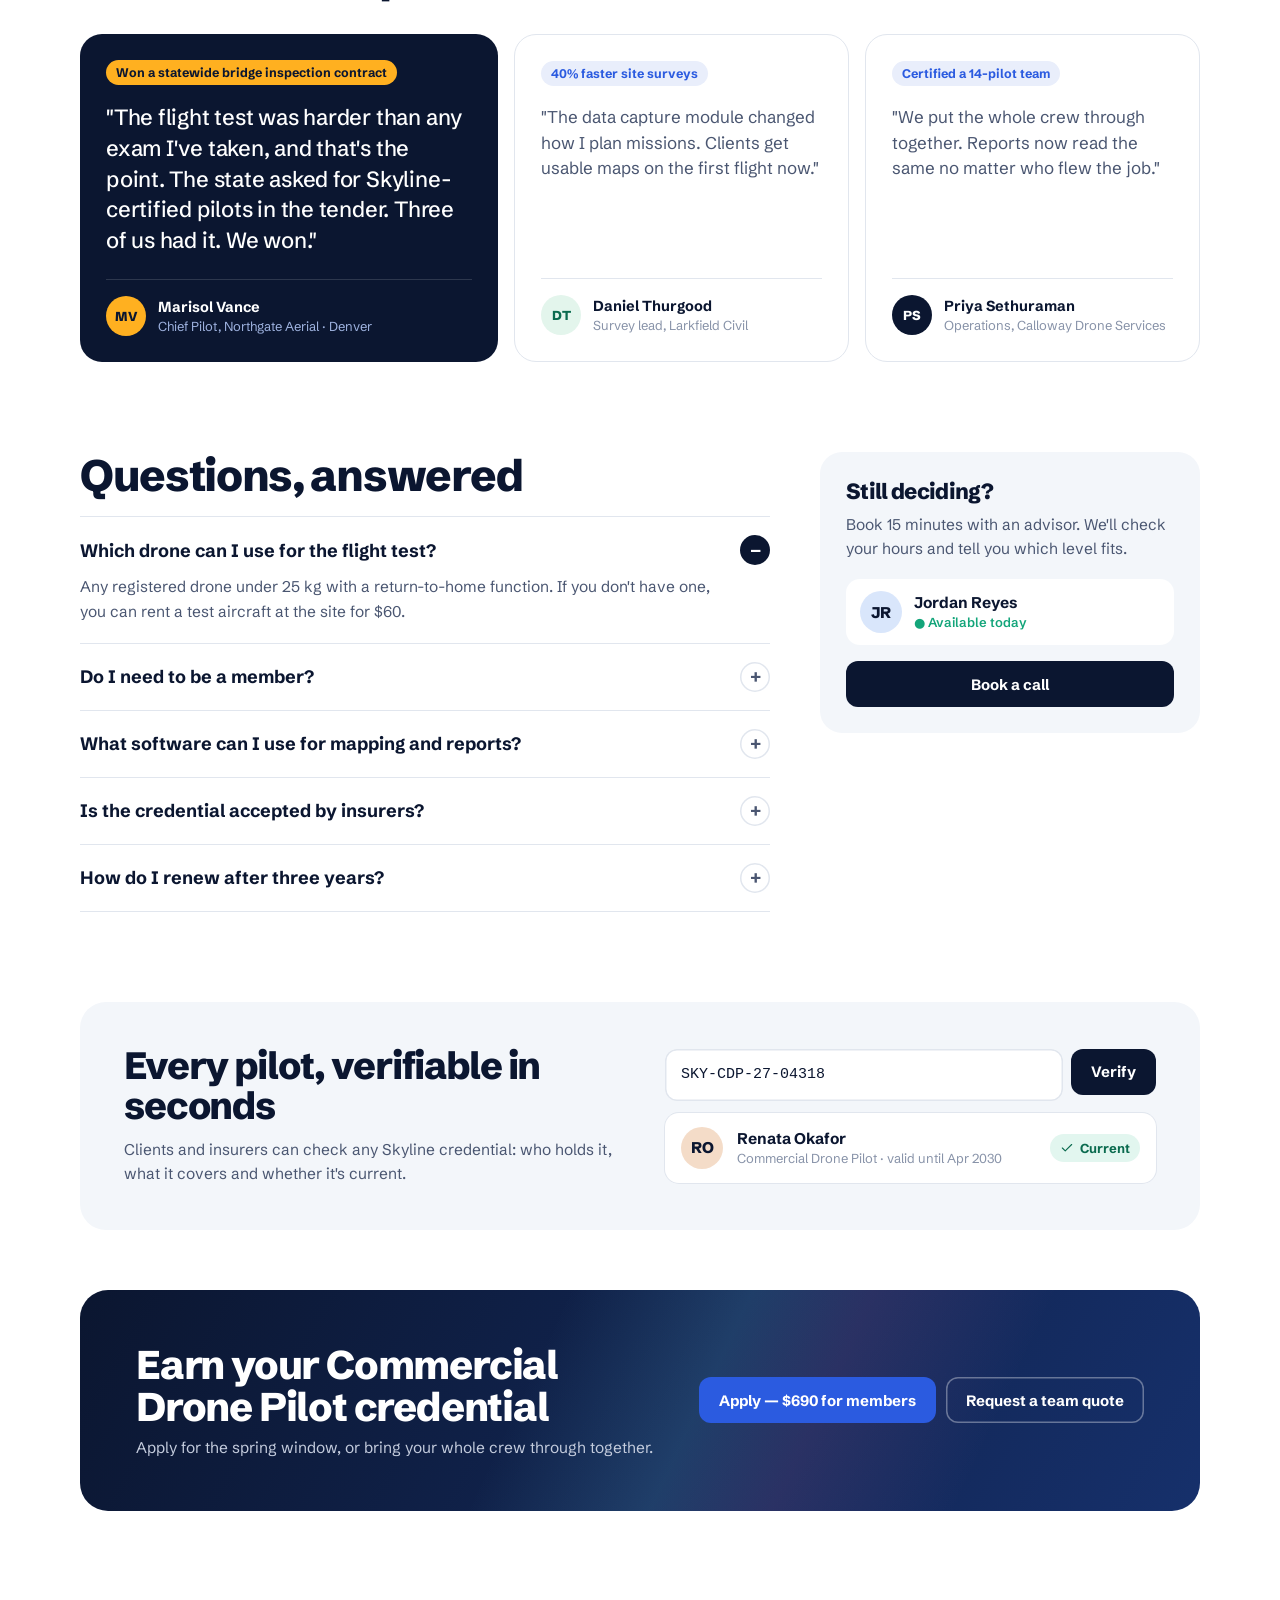
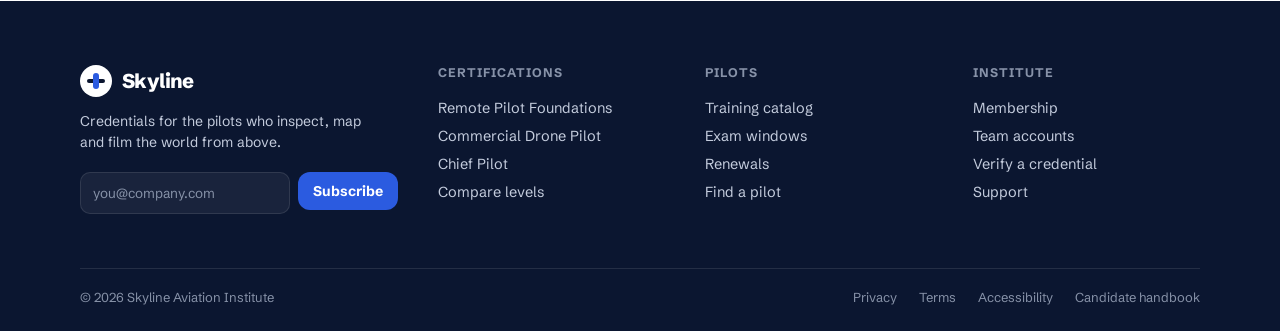
<file: work/certification.html>
<!doctype html>
<html lang="en">
<head>
<meta charset="utf-8">
<meta name="viewport" content="width=device-width, initial-scale=1">
<title>Skyline — Commercial Drone Pilot certification</title>
<link rel="preconnect" href="https://fonts.googleapis.com">
<link href="https://fonts.googleapis.com/css2?family=Schibsted+Grotesk:wght@400;500;600;700;800&display=swap" rel="stylesheet">
<style>
:root{
  --bg:#FFFFFF; --soft:#F3F6FA; --ink:#0B1630; --ink2:#4A5671; --ink3:#8792A8; --line:#E1E6EE;
  --sky:#2B5BE0; --sky-t:#E9EEFB; --mint:#13A57A; --mint-t:#E2F6EF; --sun:#FFB020;
}
*{box-sizing:border-box}
html,body{margin:0;background:var(--bg)}
body{font-family:"Schibsted Grotesk",system-ui,sans-serif;color:var(--ink);font-size:15.5px;-webkit-font-smoothing:antialiased}
h1,h2,h3{margin:0;letter-spacing:-.03em}
svg.i{width:18px;height:18px;fill:none;stroke:currentColor;stroke-width:1.9;stroke-linecap:round;stroke-linejoin:round;flex:none}
.page{width:100%;min-width:1280px}
.wrap{padding:0 80px}

.util{height:38px;background:var(--ink);color:#C4CCDD;font-size:13px;display:flex;align-items:center;gap:22px;padding:0 80px}
.util .sp{flex:1}
.util a{color:#fff;text-decoration:none}
.nav{height:72px;display:flex;align-items:center;gap:34px;padding:0 80px;border-bottom:1px solid var(--line)}
.brand{display:flex;align-items:center;gap:10px;font-weight:800;font-size:20px;letter-spacing:-.03em}
.brand i{width:32px;height:32px;border-radius:50%;background:var(--ink);position:relative;display:block}
.brand i::before{content:"";position:absolute;left:7px;right:7px;top:14px;height:4px;border-radius:4px;background:#fff}
.brand i::after{content:"";position:absolute;left:13px;top:8px;width:6px;height:16px;border-radius:4px;background:var(--sky)}
.nav a{color:var(--ink2);font-weight:500;text-decoration:none}
.nav a.on{color:var(--ink);font-weight:700}
.nav .sp{flex:1}
.btn{height:46px;padding:0 20px;border-radius:12px;border:0;font:700 15px "Schibsted Grotesk";display:inline-flex;align-items:center;gap:9px}
.btn.pri{background:var(--sky);color:#fff}
.btn.ink{background:var(--ink);color:#fff}
.btn.out{background:#fff;color:var(--ink);box-shadow:inset 0 0 0 1.5px var(--line)}
.btn.sm{height:38px;font-size:14px;padding:0 15px}

/* hero */
.hero{display:grid;grid-template-columns:1fr 560px;gap:60px;align-items:center;padding:50px 80px 70px;background:radial-gradient(700px 400px at 85% 30%,var(--sky-t),transparent 70%)}
.crumb{font-size:13.5px;color:var(--ink3)}
.crumb b{color:var(--ink2);font-weight:500}
.lvl{display:inline-flex;align-items:center;gap:10px;margin-top:26px;font-weight:600;font-size:14px;color:var(--ink2)}
.lvl .dots{display:flex;gap:4px}.lvl .dots i{width:22px;height:6px;border-radius:9px;background:var(--line);display:block}.lvl .dots i.on{background:var(--sky)}
.hero h1{font-size:68px;line-height:1.02;font-weight:800;margin-top:16px}
.hero .for{font-size:16px;font-weight:600;color:var(--sky);margin-top:16px}
.hero p{font-size:19px;line-height:1.55;color:var(--ink2);margin:16px 0 28px;max-width:560px}
.hero .ctas{display:flex;gap:10px}
.window{display:flex;align-items:center;gap:10px;margin-top:20px;font-size:14px;color:var(--ink2)}
.window i{width:8px;height:8px;border-radius:50%;background:var(--mint);box-shadow:0 0 0 4px var(--mint-t)}

/* credential */
.credwrap{perspective:1400px;display:flex;justify-content:center}
.cred{width:500px;border-radius:26px;padding:26px;color:#fff;position:relative;overflow:hidden;transform:rotateY(-12deg) rotateX(5deg);box-shadow:0 50px 80px -30px rgba(11,22,48,.55);
  background:linear-gradient(135deg,#0B1630 0%,#15295A 55%,#0B1630 100%)}
.cred::before{content:"";position:absolute;inset:0;background:linear-gradient(115deg,transparent 20%,rgba(120,220,255,.35) 38%,rgba(255,140,220,.3) 50%,rgba(255,230,120,.28) 60%,transparent 75%);mix-blend-mode:screen}
.cred::after{content:"";position:absolute;right:-80px;top:-80px;width:260px;height:260px;border-radius:50%;border:40px solid rgba(255,255,255,.05)}
.cred > *{position:relative;z-index:1}
.ctop{display:flex;justify-content:space-between;align-items:center}
.ctop .b{display:flex;align-items:center;gap:8px;font-weight:800;letter-spacing:-.02em}
.ctop .id{font-size:12.5px;font-family:ui-monospace,Menlo,monospace;color:#9FB3E0}
.cmid{display:flex;gap:18px;margin-top:30px;align-items:center}
.seal{width:84px;height:84px;border-radius:50%;flex:none;display:grid;place-items:center;background:conic-gradient(from 30deg,#7BE0FF,#C7A6FF,#FFB4D9,#FFE38A,#7BE0FF);padding:4px}
.seal div{width:100%;height:100%;border-radius:50%;background:#0F1F45;display:grid;place-items:center}
.cmid h3{font-size:25px;line-height:1.1;font-weight:700}
.cmid small{display:block;color:#9FB3E0;font-size:13px;margin-top:6px}
.ends{display:flex;gap:6px;margin-top:22px;flex-wrap:wrap}
.ends span{font-size:12px;font-weight:600;padding:5px 10px;border-radius:99px;background:rgba(255,255,255,.1);border:1px solid rgba(255,255,255,.14)}
.cbot{display:grid;grid-template-columns:1fr 1fr 1fr 64px;gap:10px;margin-top:24px;padding-top:18px;border-top:1px solid rgba(255,255,255,.14);align-items:end}
.cbot small{display:block;font-size:11px;color:#9FB3E0}
.cbot b{font-size:15px}
.qr{width:64px;height:64px;border-radius:8px;background:#fff;padding:6px;display:grid;grid-template-columns:repeat(7,1fr);gap:1px}
.qr i{background:#0B1630;border-radius:1px}
.qr i.o{background:transparent}
.verif{position:absolute;right:40px;top:-16px;z-index:3;background:var(--mint);color:#fff;font-size:13px;font-weight:700;padding:7px 12px;border-radius:99px;display:flex;gap:6px;align-items:center;box-shadow:0 10px 20px -8px rgba(19,165,122,.6)}

/* facts */
.facts{display:grid;grid-template-columns:repeat(4,1fr);margin:0 80px;border-top:2px solid var(--ink);border-bottom:1px solid var(--line)}
.facts div{padding:22px 24px 24px 0}
.facts div+div{padding-left:24px;border-left:1px solid var(--line)}
.facts small{font-size:13px;color:var(--ink3);font-weight:600}
.facts b{display:block;font-size:30px;font-weight:800;letter-spacing:-.03em;margin-top:8px}
.facts span{font-size:14px;color:var(--ink2)}
.facts s{color:var(--ink3);font-size:16px;font-weight:500;margin-left:6px}

/* steps */
.sec{padding:90px 80px 0}
.sh{display:flex;justify-content:space-between;align-items:flex-end;margin-bottom:34px}
.sh h2{font-size:44px;font-weight:800;line-height:1.05}
.sh p{margin:0;max-width:440px;color:var(--ink2);line-height:1.5}
.steps{display:grid;grid-template-columns:repeat(5,1fr);gap:14px}
.step{background:var(--soft);border-radius:18px;padding:20px;position:relative}
.step .n{width:34px;height:34px;border-radius:50%;background:#fff;display:grid;place-items:center;font-weight:800;box-shadow:inset 0 0 0 1.5px var(--line)}
.step.done .n{background:var(--ink);color:#fff;box-shadow:none}
.step h3{font-size:18px;margin-top:16px;font-weight:700}
.step p{margin:6px 0 0;font-size:14px;color:var(--ink2);line-height:1.5}
.step .dur{display:inline-block;margin-top:14px;font-size:12.5px;font-weight:700;color:var(--sky);background:var(--sky-t);padding:4px 9px;border-radius:7px}
.step::after{content:"";position:absolute;top:36px;right:-14px;width:14px;height:2px;background:var(--line)}
.step:last-child::after{display:none}

/* two col */
.two{display:grid;grid-template-columns:minmax(0,1fr) 400px;gap:50px;padding:90px 80px 0;align-items:start}
.domains{display:grid;grid-template-columns:1fr 1fr;gap:14px}
.dom{border:1px solid var(--line);border-radius:18px;padding:22px}
.dom .top{display:flex;justify-content:space-between;align-items:center}
.dom .ic{width:42px;height:42px;border-radius:12px;background:var(--sky-t);color:var(--sky);display:grid;place-items:center}
.dom .w{font-size:28px;font-weight:800;letter-spacing:-.03em}
.dom .w small{font-size:14px;color:var(--ink3);font-weight:600}
.dom h3{font-size:19px;margin-top:16px}
.dom p{margin:6px 0 14px;font-size:14px;color:var(--ink2);line-height:1.5}
.wbar{height:6px;border-radius:9px;background:var(--soft)}.wbar span{display:block;height:100%;border-radius:inherit;background:var(--sky)}
.dom .ev{font-size:13px;color:var(--ink2);margin-top:14px;padding-top:12px;border-top:1px dashed var(--line)}
.dom .ev b{color:var(--ink)}

.apply{border-radius:22px;background:#fff;box-shadow:0 0 0 1px var(--line),0 30px 60px -30px rgba(11,22,48,.25);padding:24px;position:sticky;top:20px}
.apply h3{font-size:22px}
.tog{display:flex;background:var(--soft);border-radius:10px;padding:4px;margin:16px 0}
.tog span{flex:1;text-align:center;padding:8px 0;border-radius:7px;font-size:14px;font-weight:600;color:var(--ink2)}
.tog span.on{background:#fff;color:var(--ink);box-shadow:0 1px 3px rgba(11,22,48,.12)}
.price{display:flex;align-items:baseline;gap:8px}
.price b{font-size:44px;font-weight:800;letter-spacing:-.04em}
.price s{color:var(--ink3)}
.price em{font-style:normal;font-size:13px;font-weight:700;color:var(--mint);background:var(--mint-t);padding:3px 8px;border-radius:7px}
.apply .meta{font-size:14px;color:var(--ink2);margin-top:4px}
.elig{margin:20px 0;border-top:1px solid var(--line)}
.elig h4{margin:16px 0 10px;font-size:14px}
.ei{display:flex;gap:10px;align-items:flex-start;padding:8px 0;font-size:14px;line-height:1.4}
.ei .c{width:22px;height:22px;border-radius:7px;flex:none;display:grid;place-items:center;border:1.5px solid var(--line)}
.ei .c.on{background:var(--mint);border-color:var(--mint);color:#fff}
.ei small{display:block;color:var(--ink3);font-size:12.5px}
.okmsg{display:flex;gap:10px;align-items:center;padding:12px;border-radius:12px;background:var(--mint-t);color:#0B6B4F;font-size:14px;font-weight:600;margin-bottom:16px}
.apply .btn{width:100%;justify-content:center}
.apply .fine{text-align:center;font-size:13px;color:var(--ink3);margin-top:12px}

/* ladder */
.ladder{display:grid;grid-template-columns:repeat(3,1fr);border:1px solid var(--line);border-radius:20px;overflow:hidden}
.rung{padding:26px;position:relative}
.rung+.rung{border-left:1px solid var(--line)}
.rung.here{background:var(--ink);color:#fff}
.rung .lv{display:flex;align-items:center;gap:8px;font-size:13px;font-weight:700;color:var(--ink3)}
.rung.here .lv{color:#9FB3E0}
.rung .lv i{display:flex;gap:3px}.rung .lv i b{width:16px;height:5px;border-radius:9px;background:var(--line);display:block}.rung .lv i b.on{background:var(--sky)}
.rung h3{font-size:22px;margin-top:14px}
.rung p{margin:8px 0 16px;font-size:14.5px;color:var(--ink2);line-height:1.5}
.rung.here p{color:#C4CCDD}
.rung .m{font-size:14px;font-weight:600}
.here-tag{position:absolute;top:22px;right:22px;background:var(--sun);color:var(--ink);font-size:12px;font-weight:800;padding:4px 10px;border-radius:99px}

/* verify */
.verify{margin:90px 80px 60px;border-radius:26px;background:var(--soft);padding:44px;display:grid;grid-template-columns:1fr 1fr;gap:50px;align-items:center}
.verify h2{font-size:38px;font-weight:800;line-height:1.05}
.verify p{color:var(--ink2);line-height:1.55;margin:12px 0 0}
.vin{display:flex;gap:8px}
.vin div{flex:1;height:52px;border-radius:12px;background:#fff;box-shadow:inset 0 0 0 1.5px var(--line);display:flex;align-items:center;padding:0 16px;font-family:ui-monospace,Menlo,monospace;font-size:15px}
.vres{margin-top:12px;background:#fff;border-radius:14px;padding:14px 16px;display:flex;align-items:center;gap:14px;box-shadow:0 0 0 1px var(--line)}
.vres .av{width:42px;height:42px;border-radius:50%;background:#F4DCC8;display:grid;place-items:center;font-weight:800}
.vres b{display:block}.vres span{font-size:13px;color:var(--ink3)}
.vres .ok{margin-left:auto;font-size:13px;font-weight:700;color:#0B6B4F;background:var(--mint-t);padding:6px 10px;border-radius:99px;display:flex;gap:6px;align-items:center}

/* ---- merged from Keystride: notes, team pricing, stories, FAQ, CTA, footer ---- */
.assure{display:grid;grid-template-columns:1fr 1fr;gap:14px;margin-top:16px}
.assure div{border:1px dashed var(--line);border-radius:14px;padding:14px 18px;font-size:14.5px;color:var(--ink2);line-height:1.5}
.assure b{color:var(--ink)}
.team{display:grid;grid-template-columns:400px minmax(0,1fr);gap:40px;align-items:start}
.pcard{background:var(--ink);color:#fff;border-radius:22px;padding:28px;position:relative;overflow:hidden}
.pcard::after{content:"";position:absolute;right:-60px;top:-60px;width:220px;height:220px;border-radius:50%;border:34px solid rgba(255,255,255,.05)}
.pcard small{font-size:13px;font-weight:600;color:#9FB3E0}
.pcard .big{font-size:56px;font-weight:800;letter-spacing:-.04em;line-height:1;margin-top:10px}
.pcard .nm{font-size:14px;color:#C4CCDD;margin-top:8px}
.pcard .nm s{color:#8792A8}
.pcard .save{display:inline-block;margin-top:12px;font-size:13px;font-weight:700;color:var(--ink);background:var(--sun);padding:5px 10px;border-radius:8px}
.pcard ul{list-style:none;padding:18px 0 0;margin:20px 0 22px;border-top:1px solid rgba(255,255,255,.12);display:grid;gap:10px;font-size:14.5px}
.pcard li{display:flex;gap:10px}.pcard li svg{color:#7BE0FF}
.pcard .acts{display:flex;gap:10px}
.pcard .btn.out{background:transparent;color:#fff;box-shadow:inset 0 0 0 1.5px rgba(255,255,255,.3)}
.pcard .when{font-size:13px;color:#9FB3E0;margin-top:14px}
.tt h3{font-size:26px;font-weight:800}
.tt p{color:var(--ink2);margin:8px 0 18px;line-height:1.55}
.ttab{width:100%;border-collapse:collapse}
.ttab th{font-size:12.5px;font-weight:700;color:var(--ink3);text-align:left;padding:10px 12px;border-bottom:2px solid var(--ink)}
.ttab th:nth-child(2),.ttab td:nth-child(2){text-align:right}.ttab th:last-child,.ttab td:last-child{text-align:right}
.ttab td{padding:14px 12px;border-bottom:1px solid var(--line);font-size:15px}
.ttab td:nth-child(2){font-weight:800;font-size:18px;letter-spacing:-.02em}
.ttab tr.hl td{background:var(--sky-t)}
.tag{display:inline-block;font-size:12.5px;font-weight:700;color:#0B6B4F;background:var(--mint-t);padding:3px 9px;border-radius:7px}
.tt .fine{font-size:13.5px;color:var(--ink3);margin-top:14px}
.tt .row{display:flex;gap:14px;align-items:center;margin-top:20px}
.tt .lnk{font-weight:700;color:var(--sky);text-decoration:none;border-bottom:2px solid var(--sky-t)}
.stories{display:grid;grid-template-columns:1.25fr 1fr 1fr;gap:16px}
.st{border-radius:22px;padding:26px;border:1px solid var(--line);background:#fff;display:flex;flex-direction:column}
.st.feat{background:var(--ink);color:#fff;border:0}
.st .out{align-self:flex-start;font-size:12.5px;font-weight:700;padding:5px 10px;border-radius:99px;background:var(--sky-t);color:var(--sky)}
.st.feat .out{background:var(--sun);color:var(--ink)}
.st q{display:block;quotes:none;font-size:17px;line-height:1.5;margin:18px 0 22px;color:var(--ink2)}
.st.feat q{font-size:22px;line-height:1.4;color:#fff;font-weight:500;letter-spacing:-.01em}
.st .by{margin-top:auto;display:flex;gap:12px;align-items:center;padding-top:16px;border-top:1px solid var(--line)}
.st.feat .by{border-color:rgba(255,255,255,.14)}
.st .by .av{width:40px;height:40px;border-radius:50%;display:grid;place-items:center;font-weight:800;font-size:13px;flex:none}
.st .by b{display:block;font-size:14.5px}.st .by span{font-size:13px;color:var(--ink3)}
.st.feat .by span{color:#9FB3E0}
.faq{display:grid;grid-template-columns:minmax(0,1fr) 380px;gap:50px;align-items:start}
.q{border-top:1px solid var(--line);padding:18px 0}
.q:last-child{border-bottom:1px solid var(--line)}
.q .h{display:flex;justify-content:space-between;align-items:center;gap:20px;font-size:18px;font-weight:700}
.q .pm{width:30px;height:30px;border-radius:50%;flex:none;display:grid;place-items:center;box-shadow:inset 0 0 0 1.5px var(--line);color:var(--ink2)}
.q.open .pm{background:var(--ink);color:#fff;box-shadow:none}
.q p{margin:10px 50px 0 0;color:var(--ink2);line-height:1.6}
.helpc{background:var(--soft);border-radius:22px;padding:26px}
.helpc h3{font-size:22px;font-weight:800}
.helpc p{color:var(--ink2);line-height:1.55;margin:8px 0 18px}
.adv{display:flex;align-items:center;gap:12px;background:#fff;border-radius:14px;padding:12px 14px;margin-bottom:16px}
.adv .av{width:42px;height:42px;border-radius:50%;background:#D9E6FB;display:grid;place-items:center;font-weight:800}
.adv b{display:block}.adv span{font-size:13px;color:var(--mint);font-weight:600}
.cta{margin:0 80px;border-radius:28px;background:linear-gradient(120deg,var(--ink) 0%,#16306B 100%);color:#fff;padding:54px 56px;display:flex;justify-content:space-between;align-items:center;gap:40px;position:relative;overflow:hidden}
.cta::before{content:"";position:absolute;inset:0;background:linear-gradient(115deg,transparent 40%,rgba(120,220,255,.14) 55%,rgba(255,140,220,.10) 65%,transparent 80%)}
.cta > *{position:relative}
.cta h2{font-size:40px;font-weight:800;line-height:1.05;max-width:620px}
.cta p{color:#C4CCDD;margin:10px 0 0}
.cta .acts{display:flex;gap:10px;flex:none}
.cta .btn.out{background:transparent;color:#fff;box-shadow:inset 0 0 0 1.5px rgba(255,255,255,.35)}
.ft{background:var(--ink);color:#C4CCDD;margin-top:90px;padding:64px 80px 0}
.ft .cols{display:grid;grid-template-columns:1.4fr 1fr 1fr 1fr;gap:40px}
.ft .brand{color:#fff}
.ft .brand i{background:#fff}.ft .brand i::before{background:var(--ink)}
.ft p{font-size:14px;line-height:1.55;margin:14px 0 0;max-width:300px}
.ft h5{margin:0 0 14px;font-size:12.5px;font-weight:700;color:#8792A8;letter-spacing:.08em}
.ft a{display:block;color:#C4CCDD;text-decoration:none;font-size:14.5px;padding:5px 0}
.ft .nl{display:flex;gap:8px;margin-top:18px;max-width:320px}
.ft .nl div{flex:1;height:42px;border-radius:10px;background:rgba(255,255,255,.06);border:1px solid rgba(255,255,255,.1);display:flex;align-items:center;padding:0 12px;font-size:13.5px;color:#8792A8}
.ft .bot{display:flex;justify-content:space-between;margin-top:54px;padding:20px 0 26px;border-top:1px solid rgba(255,255,255,.1);font-size:13px;color:#8792A8}
.ft .bot nav{display:flex;gap:22px}
.ft .bot a{display:inline;font-size:13px;color:#8792A8;padding:0}
</style>
</head>
<body>
<div class="page">
  <div class="util"><span>Skyline Aviation Institute · Training commercial pilots since 2014</span><span class="sp"></span><a href="#">Verify a pilot</a><a href="#">For employers</a><a href="#">Sign in</a></div>
  <nav class="nav">
    <div class="brand"><i></i>Skyline</div>
    <a class="on" href="#">Certifications</a><a href="#">Training</a><a href="#">Find a pilot</a><a href="#">Regulations</a><a href="#">Events</a>
    <span class="sp"></span>
    <button class="btn ink sm">Start application</button>
  </nav>

  <section class="hero">
    <div>
      <div class="crumb">Certifications / Commercial / <b>Commercial Drone Pilot</b></div>
      <div class="lvl"><span class="dots"><i class="on"></i><i class="on"></i><i></i></span>Level 2 of 3 · Professional</div>
      <h1>Commercial Drone Pilot certification</h1>
      <div class="for">For pilots flying inspection, survey and media jobs for paying clients</div>
      <p>Prove you can plan a mission, fly it safely in controlled airspace and hand over data a client can use. Earn a credential anyone can verify in seconds.</p>
      <div class="ctas"><button class="btn pri">Start application — $690</button><button class="btn out">Compare levels</button></div>
      <div class="window"><i></i><span>Next exam window opens <b>March 8, 2027</b>. Applications close February 19.</span></div>
    </div>
    <div class="credwrap" style="position:relative"><span class="verif"><svg class="i" style="width:14px;height:14px" viewBox="0 0 24 24"><path d="M20 6 9 17l-5-5"/></svg>Publicly verifiable</span>
      <div class="cred">
        <div class="ctop"><span class="b"><svg class="i" viewBox="0 0 24 24"><path d="M3 12h18M12 4v16"/></svg>SKYLINE</span><span class="id">SKY-CDP-27-04318</span></div>
        <div class="cmid"><div class="seal"><div><svg class="i" style="width:34px;height:34px;color:#7BE0FF" viewBox="0 0 24 24"><circle cx="5" cy="5" r="2.5"/><circle cx="19" cy="5" r="2.5"/><circle cx="5" cy="19" r="2.5"/><circle cx="19" cy="19" r="2.5"/><rect x="9" y="9" width="6" height="6" rx="1.5"/><path d="M7 7l2 2M17 7l-2 2M7 17l2-2M17 17l-2-2"/></svg></div></div>
          <div><h3>Commercial Drone Pilot</h3><small>Level 2 · Professional · All airspace classes</small></div></div>
        <div class="ends"><span>Night operations</span><span>Thermal inspection</span><span>BVLOS ready</span><span>Mapping</span></div>
        <div class="cbot">
          <div><small>Holder</small><b>Renata Okafor</b></div>
          <div><small>Issued</small><b>Apr 2027</b></div>
          <div><small>Valid until</small><b>Apr 2030</b></div>
          <div class="qr"><i></i><i></i><i></i><i class="o"></i><i></i><i></i><i></i><i></i><i class="o"></i><i></i><i></i><i class="o"></i><i class="o"></i><i></i><i></i><i></i><i></i><i class="o"></i><i></i><i></i><i></i><i class="o"></i><i></i><i class="o"></i><i></i><i class="o"></i><i></i><i class="o"></i><i></i><i></i><i></i><i class="o"></i><i></i><i></i><i></i><i></i><i class="o"></i><i></i><i class="o"></i><i></i><i class="o"></i><i></i><i></i><i></i><i></i><i class="o"></i><i></i><i></i><i></i></div>
        </div>
      </div>
    </div>
  </section>

  <div class="facts">
    <div><small>Format</small><b>Exam + flight test</b><span>Online exam, then a supervised mission</span></div>
    <div><small>Time to complete</small><b>~10 weeks</b><span>Self-paced prep, one test day</span></div>
    <div><small>Cost</small><b>$690<s>$890</s></b><span>Member price · members save $200</span></div>
    <div><small>Certified pilots</small><b>8,420</b><span>Flying in 46 states and 9 provinces</span></div>
  </div>

  <section class="sec">
    <div class="sh"><h2>How you'll earn it</h2><p>Most pilots finish in about ten weeks. You can pause between steps without losing progress.</p></div>
    <div class="steps">
      <div class="step done"><div class="n">1</div><h3>Check eligibility</h3><p>Confirm your hours and Level 1 credential. Takes two minutes.</p><span class="dur">2 min</span></div>
      <div class="step"><div class="n">2</div><h3>Apply and pay</h3><p>Upload your flight log and pick an exam window.</p><span class="dur">1 day</span></div>
      <div class="step"><div class="n">3</div><h3>Prep course</h3><p>Airspace, weather, client data and safety cases, at your pace.</p><span class="dur">~8 weeks</span></div>
      <div class="step"><div class="n">4</div><h3>Exam and flight test</h3><p>90-minute online exam, then a mission with an examiner.</p><span class="dur">1 test day</span></div>
      <div class="step"><div class="n">5</div><h3>Get your credential</h3><p>A digital credential and a public profile clients can check.</p><span class="dur">Within 5 days</span></div>
    </div>
    <div class="assure"><div><b>Not sure you're ready?</b> Take the free 20-question readiness check. Pilots who score 65% or higher pass the exam 88% of the time.</div><div><b>Didn't pass first time?</b> One exam retake is included, and you can re-fly the flight test once within 60 days.</div></div>
  </section>

  <section class="two">
    <div>
      <div class="sh" style="margin-bottom:24px"><h2>What you'll prove</h2></div>
      <div class="domains">
        <div class="dom"><div class="top"><span class="ic"><svg class="i" viewBox="0 0 24 24"><path d="M3 7l6-3 6 3 6-3v13l-6 3-6-3-6 3z"/><path d="M9 4v13M15 7v13"/></svg></span><span class="w">30<small>%</small></span></div><h3>Mission planning</h3><p>Airspace checks, permissions, weather calls and a written flight plan.</p><div class="wbar"><span style="width:30%"></span></div><div class="ev"><b>Evidence:</b> one complete mission plan</div></div>
        <div class="dom"><div class="top"><span class="ic"><svg class="i" viewBox="0 0 24 24"><path d="M12 22s8-4 8-10V5l-8-3-8 3v7c0 6 8 10 8 10z"/></svg></span><span class="w">25<small>%</small></span></div><h3>Safe operations</h3><p>Pre-flight checks, emergency procedures and crowd separation.</p><div class="wbar"><span style="width:25%"></span></div><div class="ev"><b>Evidence:</b> live flight test with examiner</div></div>
        <div class="dom"><div class="top"><span class="ic"><svg class="i" viewBox="0 0 24 24"><path d="M3 3v18h18"/><path d="M7 15l4-4 3 3 5-6"/></svg></span><span class="w">25<small>%</small></span></div><h3>Data capture</h3><p>Overlap, ground control and image quality for survey or inspection.</p><div class="wbar"><span style="width:25%"></span></div><div class="ev"><b>Evidence:</b> a processed map or inspection set</div></div>
        <div class="dom"><div class="top"><span class="ic"><svg class="i" viewBox="0 0 24 24"><path d="M14 2H6a2 2 0 0 0-2 2v16a2 2 0 0 0 2 2h12a2 2 0 0 0 2-2V8z"/><path d="M14 2v6h6M8 13h8M8 17h5"/></svg></span><span class="w">20<small>%</small></span></div><h3>Client reporting</h3><p>A clear report a site manager, insurer or engineer can act on.</p><div class="wbar"><span style="width:20%"></span></div><div class="ev"><b>Evidence:</b> a client-ready report</div></div>
      </div>

      <div class="sh" style="margin:70px 0 24px"><h2>Where it fits</h2></div>
      <div class="ladder">
        <div class="rung"><div class="lv"><i><b class="on"></b><b></b><b></b></i>Level 1</div><h3>Remote Pilot Foundations</h3><p>Rules, basic flight skills and recreational-to-commercial basics.</p><div class="m">$290 · ~4 weeks</div></div>
        <div class="rung here"><span class="here-tag">You're here</span><div class="lv"><i><b class="on"></b><b class="on"></b><b></b></i>Level 2</div><h3>Commercial Drone Pilot</h3><p>Paid missions in controlled airspace with client-ready data.</p><div class="m">$690 · ~10 weeks</div></div>
        <div class="rung"><div class="lv"><i><b class="on"></b><b class="on"></b><b class="on"></b></i>Level 3</div><h3>Chief Pilot</h3><p>Run a drone program: crews, safety cases and BVLOS approvals.</p><div class="m">$1,240 · ~5 months</div></div>
      </div>
    </div>

    <aside class="apply">
      <h3>Apply for the March window</h3>
      <div class="tog"><span class="on">Member</span><span>Non-member</span></div>
      <div class="price"><b>$690</b><s>$890</s><em>Save $200</em></div>
      <div class="meta">Includes prep course, exam, flight test and credential.</div>
      <div class="elig">
        <h4>Quick eligibility check</h4>
        <div class="ei"><span class="c on"><svg class="i" style="width:13px;height:13px" viewBox="0 0 24 24"><path d="M20 6 9 17l-5-5"/></svg></span><div>I hold a Level 1 credential or equivalent license<small>Part 107 counts</small></div></div>
        <div class="ei"><span class="c on"><svg class="i" style="width:13px;height:13px" viewBox="0 0 24 24"><path d="M20 6 9 17l-5-5"/></svg></span><div>I've logged 25+ flight hours<small>Self-reported, checked at review</small></div></div>
        <div class="ei"><span class="c on"><svg class="i" style="width:13px;height:13px" viewBox="0 0 24 24"><path d="M20 6 9 17l-5-5"/></svg></span><div>I can reach a test site for one day</div></div>
      </div>
      <div class="okmsg"><svg class="i" viewBox="0 0 24 24"><circle cx="12" cy="12" r="10"/><path d="m8 12 3 3 5-6"/></svg>You meet the requirements</div>
      <button class="btn pri">Start application</button>
      <div class="fine">412 of 600 seats left · Pay in 3 installments</div>
    </aside>
  </section>

  <section class="sec">
    <div class="sh"><h2>Fees &amp; team pricing</h2><p>Members save $200. Operators certifying several pilots pay less per person at every tier.</p></div>
    <div class="team">
      <div class="pcard"><small>Member price</small><div class="big">$690</div><div class="nm">Non-member price <s>$890</s></div><span class="save">You save $200</span>
        <ul><li><svg class="i" style="width:15px;height:15px" viewBox="0 0 24 24"><path d="M20 6 9 17l-5-5"/></svg>Prep course, practice exam and one retake</li><li><svg class="i" style="width:15px;height:15px" viewBox="0 0 24 24"><path d="M20 6 9 17l-5-5"/></svg>Flight test with a senior examiner</li><li><svg class="i" style="width:15px;height:15px" viewBox="0 0 24 24"><path d="M20 6 9 17l-5-5"/></svg>Public profile and digital credential</li></ul>
        <div class="acts"><button class="btn pri sm">Apply now</button><button class="btn out sm">Join &amp; save</button></div>
        <div class="when">Spring window opens <b style="color:#fff">March 8, 2027</b> · apply by Feb 19</div></div>
      <div class="tt"><h3>Certify your whole crew</h3><p>One shared standard across your operation, with a dedicated coordinator and a progress dashboard for your chief pilot.</p>
        <table class="ttab"><thead><tr><th>Team size</th><th>Per pilot</th><th>Savings</th></tr></thead><tbody>
          <tr><td>Individual (list price)</td><td>$890</td><td><span style="color:var(--ink3)">—</span></td></tr>
          <tr><td>3–9 pilots</td><td>$800</td><td><span class="tag">Save 10%</span></td></tr>
          <tr class="hl"><td>10–24 pilots</td><td>$712</td><td><span class="tag">Save 20%</span></td></tr>
          <tr><td>25+ pilots</td><td>$623</td><td><span class="tag">Save 30%</span></td></tr>
        </tbody></table>
        <div class="fine">Per pilot, off the $890 list price. Workforce grants in 14 states cover part of the fee.</div>
        <div class="row"><button class="btn ink sm">Request a team quote</button><a class="lnk" href="#">Talk to our team</a></div></div>
    </div>
  </section>

  <section class="sec">
    <div class="sh"><h2>From certified pilots</h2><p>Holders report an average 18% rate increase within a year, and 74% say it won them at least one new client.</p></div>
    <div class="stories">
      <div class="st feat"><span class="out">Won a statewide bridge inspection contract</span><q>"The flight test was harder than any exam I've taken, and that's the point. The state asked for Skyline-certified pilots in the tender. Three of us had it. We won."</q><div class="by"><div class="av" style="background:var(--sun);color:var(--ink)">MV</div><div><b>Marisol Vance</b><span>Chief Pilot, Northgate Aerial · Denver</span></div></div></div>
      <div class="st"><span class="out">40% faster site surveys</span><q>"The data capture module changed how I plan missions. Clients get usable maps on the first flight now."</q><div class="by"><div class="av" style="background:#E3F5EC;color:#0B6B4F">DT</div><div><b>Daniel Thurgood</b><span>Survey lead, Larkfield Civil</span></div></div></div>
      <div class="st"><span class="out">Certified a 14-pilot team</span><q>"We put the whole crew through together. Reports now read the same no matter who flew the job."</q><div class="by"><div class="av" style="background:var(--ink);color:#fff">PS</div><div><b>Priya Sethuraman</b><span>Operations, Calloway Drone Services</span></div></div></div>
    </div>
  </section>

  <section class="sec">
    <div class="faq">
      <div><div class="sh" style="margin-bottom:18px"><h2>Questions, answered</h2></div>
        <div class="q open"><div class="h">Which drone can I use for the flight test?<span class="pm">−</span></div><p>Any registered drone under 25 kg with a return-to-home function. If you don't have one, you can rent a test aircraft at the site for $60.</p></div>
        <div class="q"><div class="h">Do I need to be a member?<span class="pm">+</span></div></div>
        <div class="q"><div class="h">What software can I use for mapping and reports?<span class="pm">+</span></div></div>
        <div class="q"><div class="h">Is the credential accepted by insurers?<span class="pm">+</span></div></div>
        <div class="q"><div class="h">How do I renew after three years?<span class="pm">+</span></div></div>
      </div>
      <aside class="helpc"><h3>Still deciding?</h3><p>Book 15 minutes with an advisor. We'll check your hours and tell you which level fits.</p>
        <div class="adv"><div class="av">JR</div><div><b>Jordan Reyes</b><span>● Available today</span></div></div>
        <button class="btn ink" style="width:100%;justify-content:center">Book a call</button></aside>
    </div>
  </section>

  <section class="verify">
    <div><h2>Every pilot, verifiable in seconds</h2><p>Clients and insurers can check any Skyline credential: who holds it, what it covers and whether it's current.</p></div>
    <div>
      <div class="vin"><div>SKY-CDP-27-04318</div><button class="btn ink">Verify</button></div>
      <div class="vres"><div class="av">RO</div><div><b>Renata Okafor</b><span>Commercial Drone Pilot · valid until Apr 2030</span></div><span class="ok"><svg class="i" style="width:14px;height:14px" viewBox="0 0 24 24"><path d="M20 6 9 17l-5-5"/></svg>Current</span></div>
    </div>
  </section>

  <section class="cta"><div><h2>Earn your Commercial Drone Pilot credential</h2><p>Apply for the spring window, or bring your whole crew through together.</p></div><div class="acts"><button class="btn pri">Apply — $690 for members</button><button class="btn out">Request a team quote</button></div></section>

  <footer class="ft">
    <div class="cols">
      <div><div class="brand"><i></i>Skyline</div><p>Credentials for the pilots who inspect, map and film the world from above.</p><div class="nl"><div>you@company.com</div><button class="btn pri sm">Subscribe</button></div></div>
      <div><h5>CERTIFICATIONS</h5><a href="#">Remote Pilot Foundations</a><a href="#">Commercial Drone Pilot</a><a href="#">Chief Pilot</a><a href="#">Compare levels</a></div>
      <div><h5>PILOTS</h5><a href="#">Training catalog</a><a href="#">Exam windows</a><a href="#">Renewals</a><a href="#">Find a pilot</a></div>
      <div><h5>INSTITUTE</h5><a href="#">Membership</a><a href="#">Team accounts</a><a href="#">Verify a credential</a><a href="#">Support</a></div>
    </div>
    <div class="bot"><span>© 2026 Skyline Aviation Institute</span><nav><a href="#">Privacy</a><a href="#">Terms</a><a href="#">Accessibility</a><a href="#">Candidate handbook</a></nav></div>
  </footer>

</div>
</body>
</html>
</file>
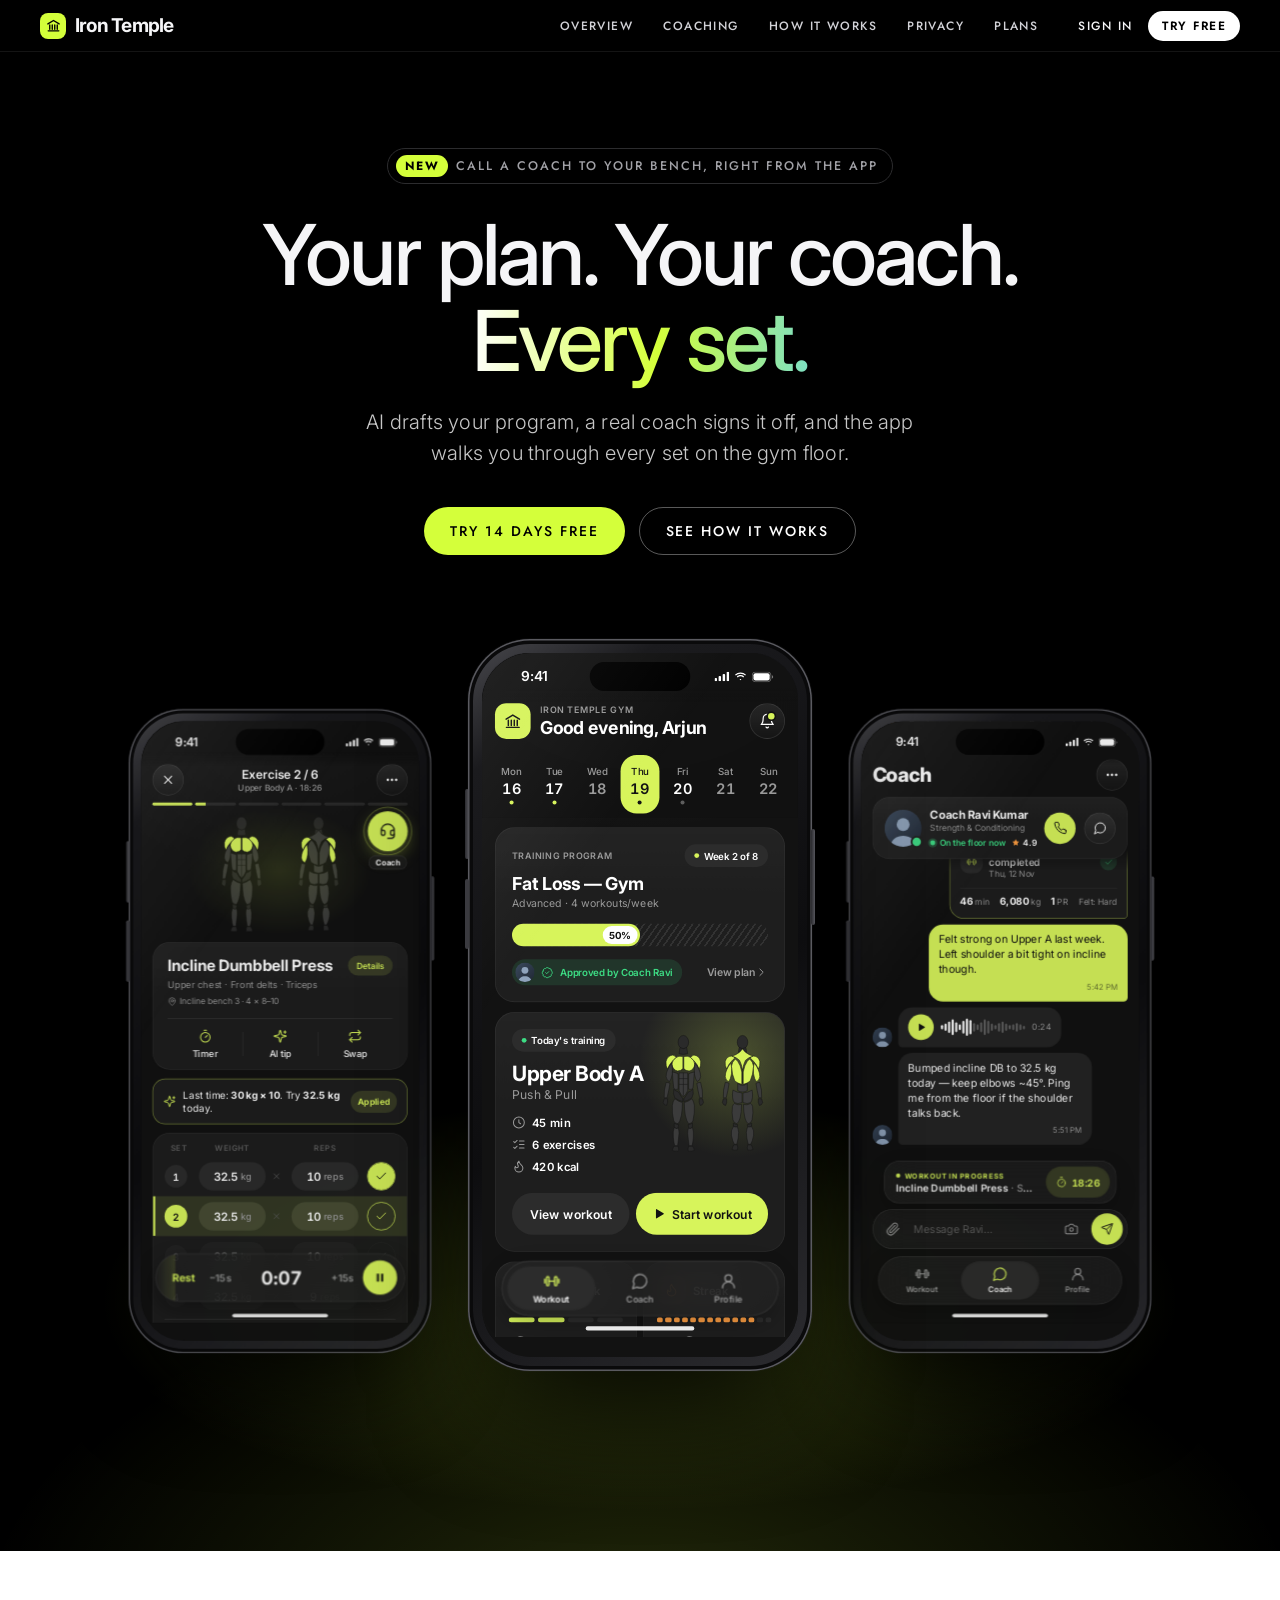
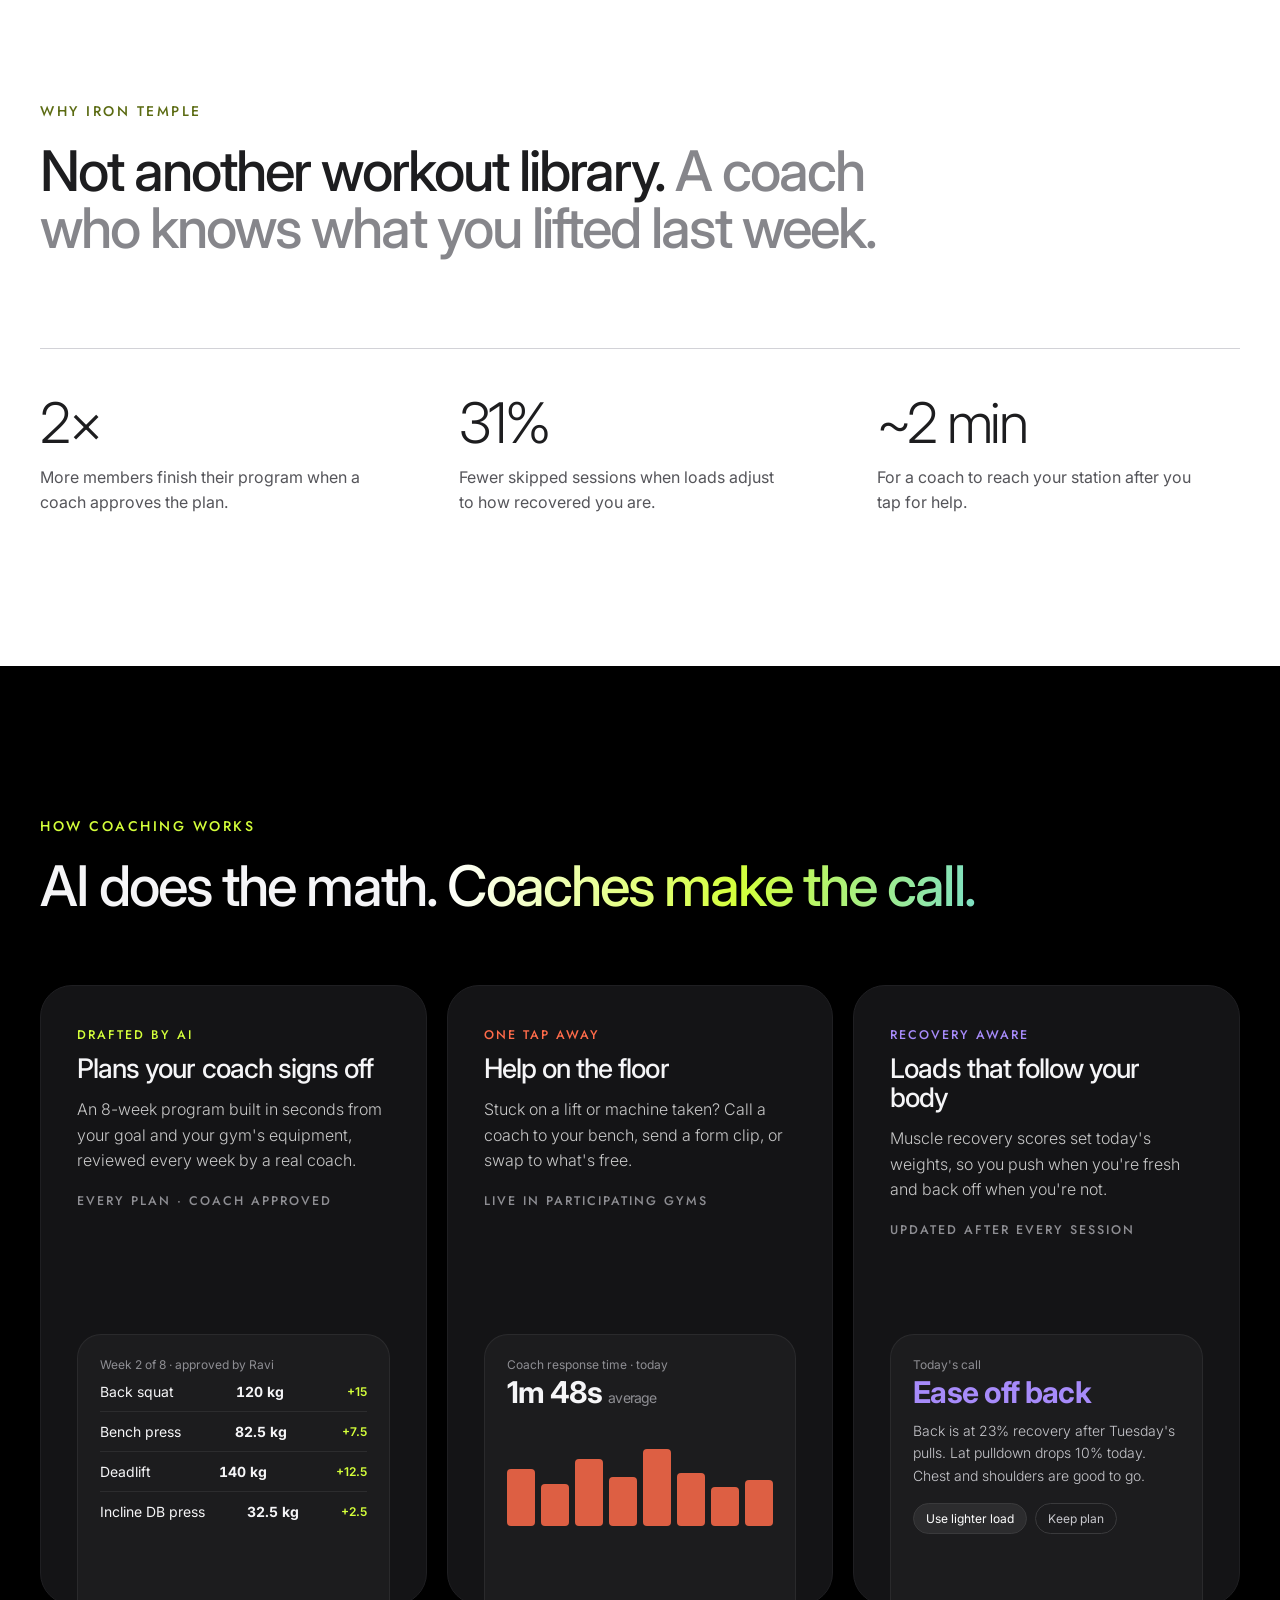
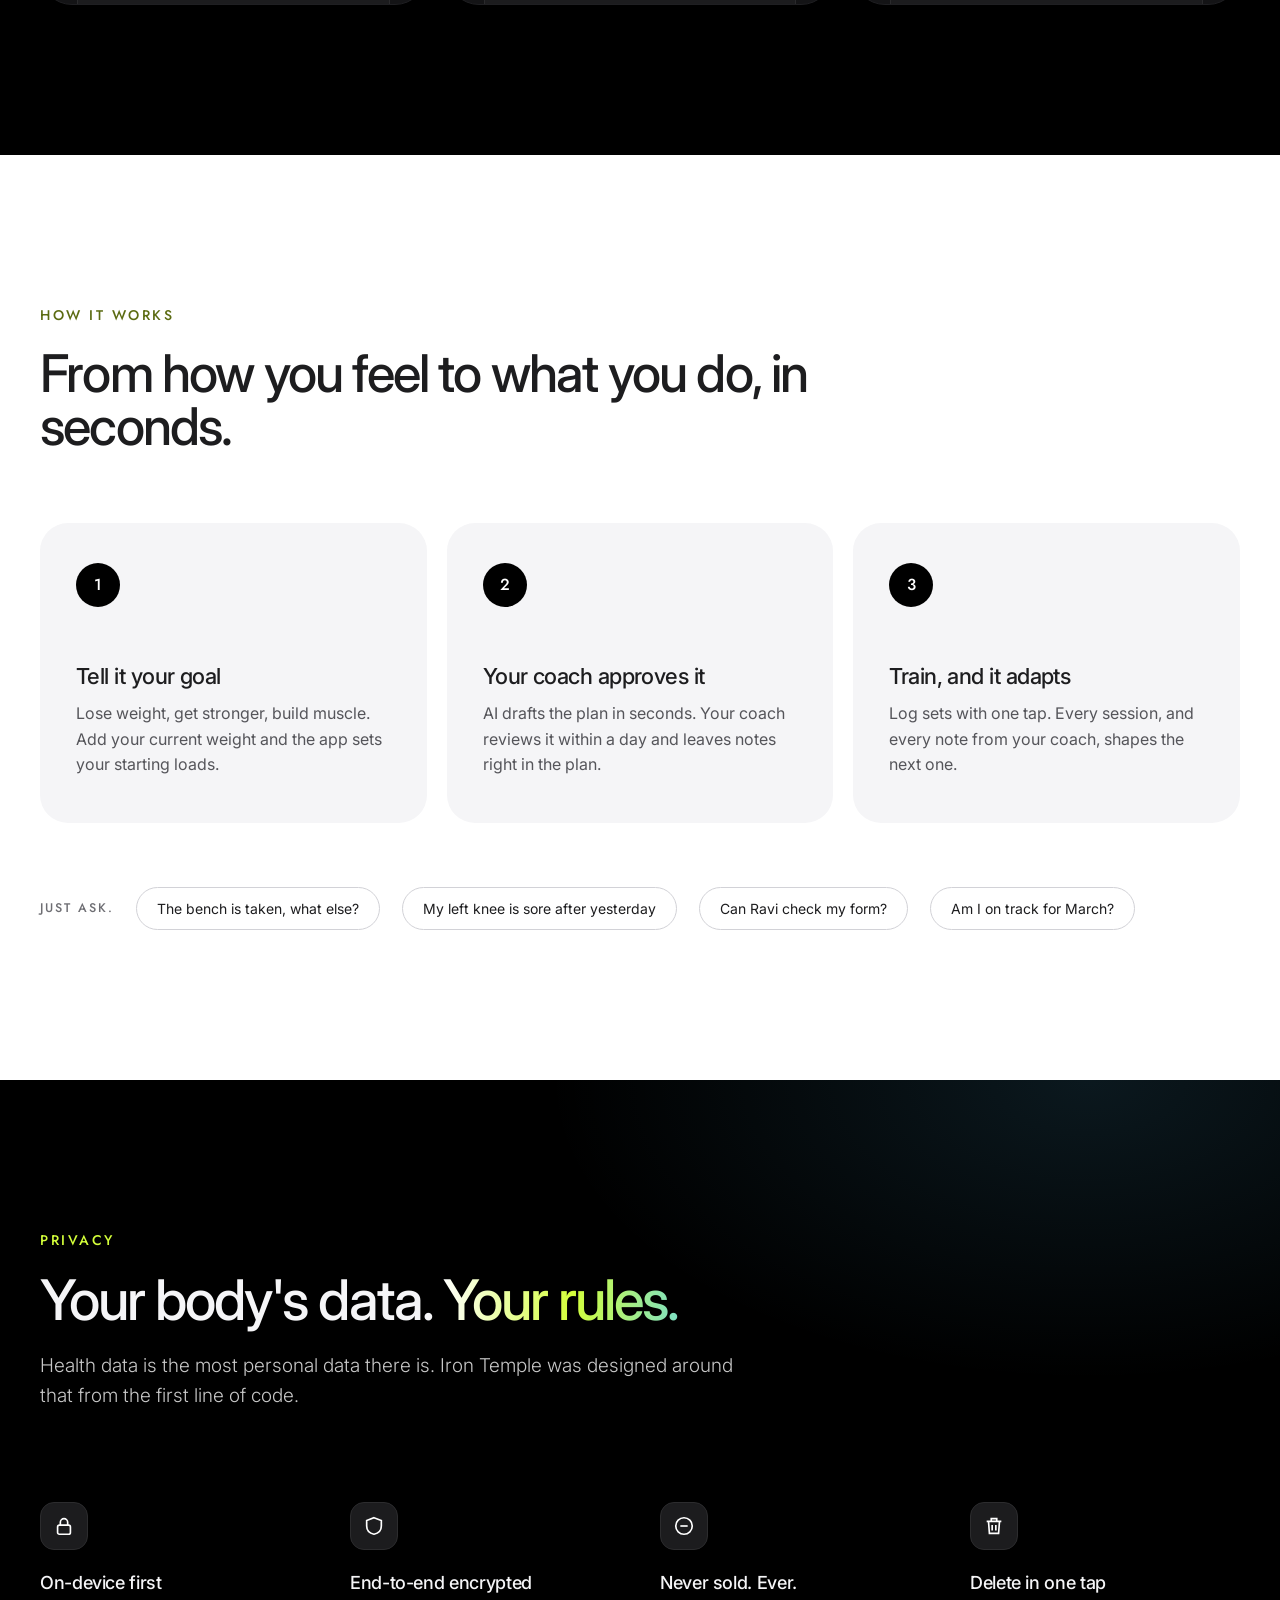
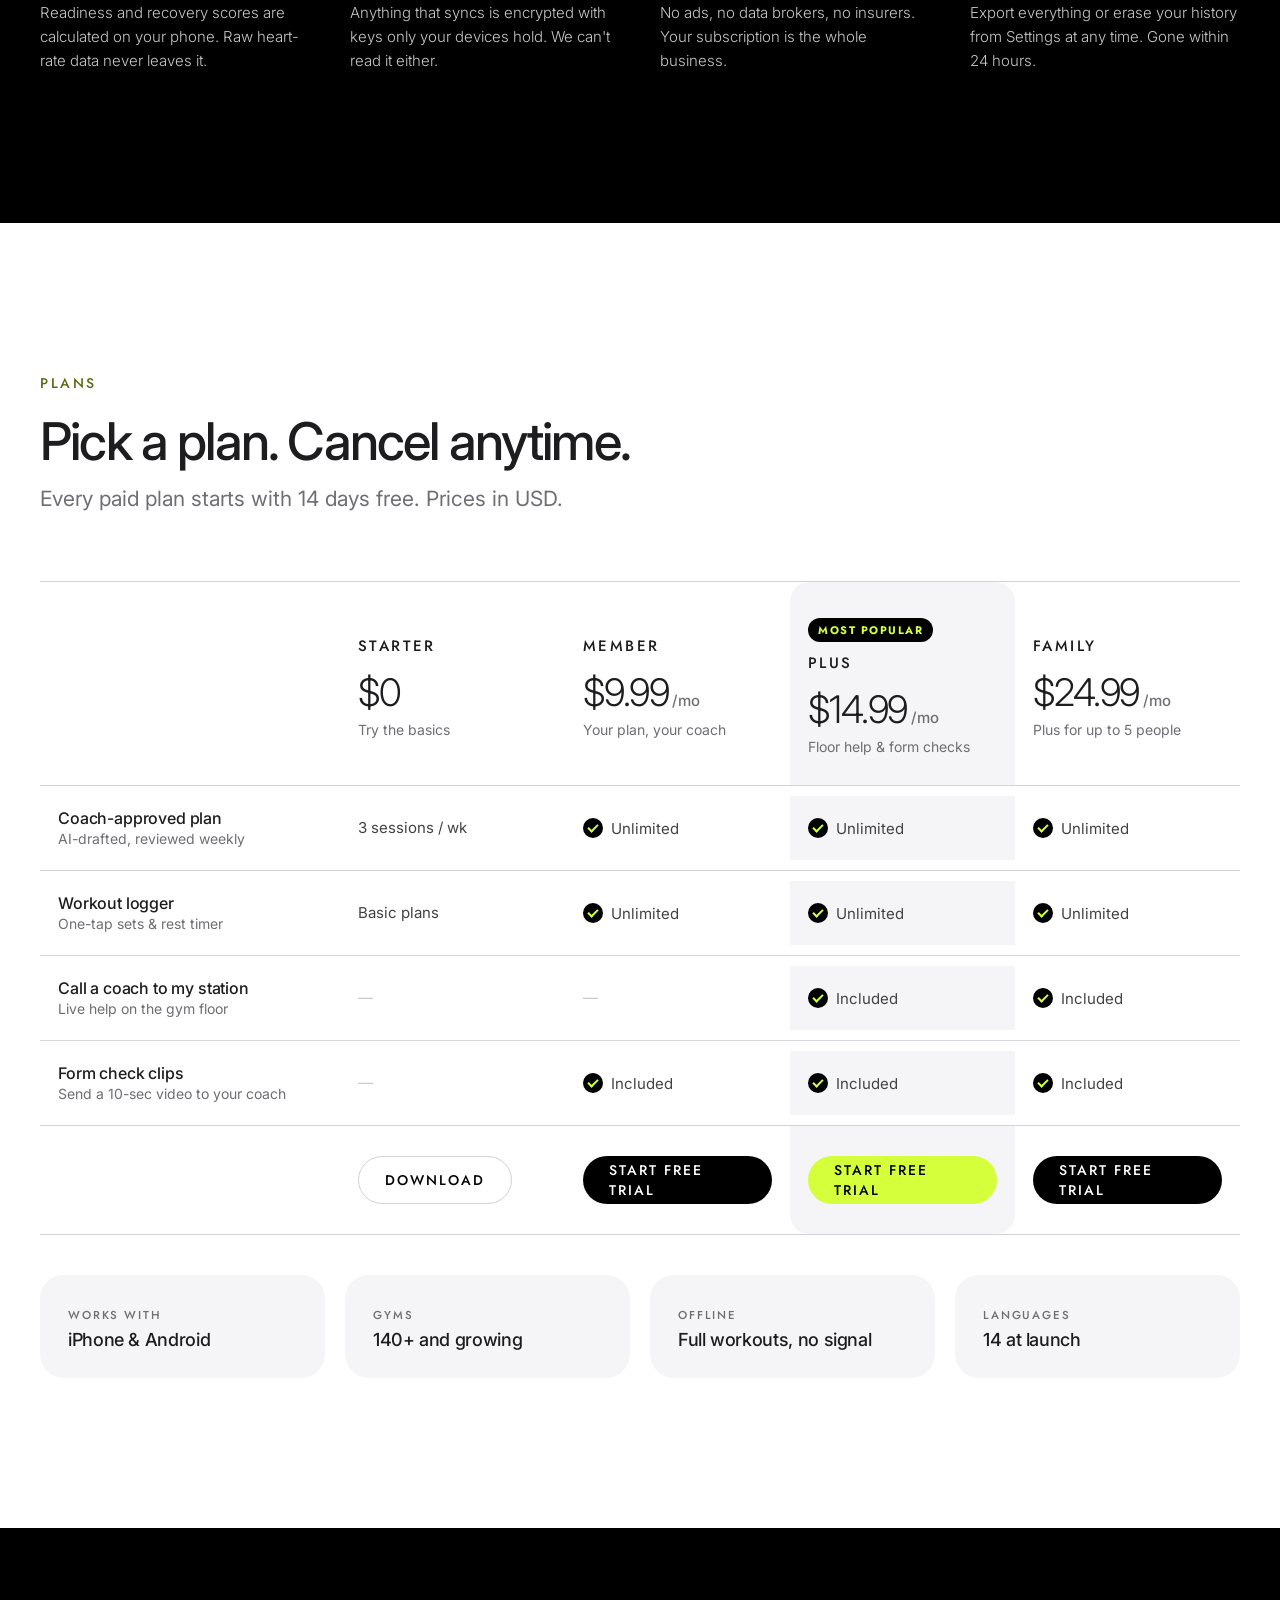
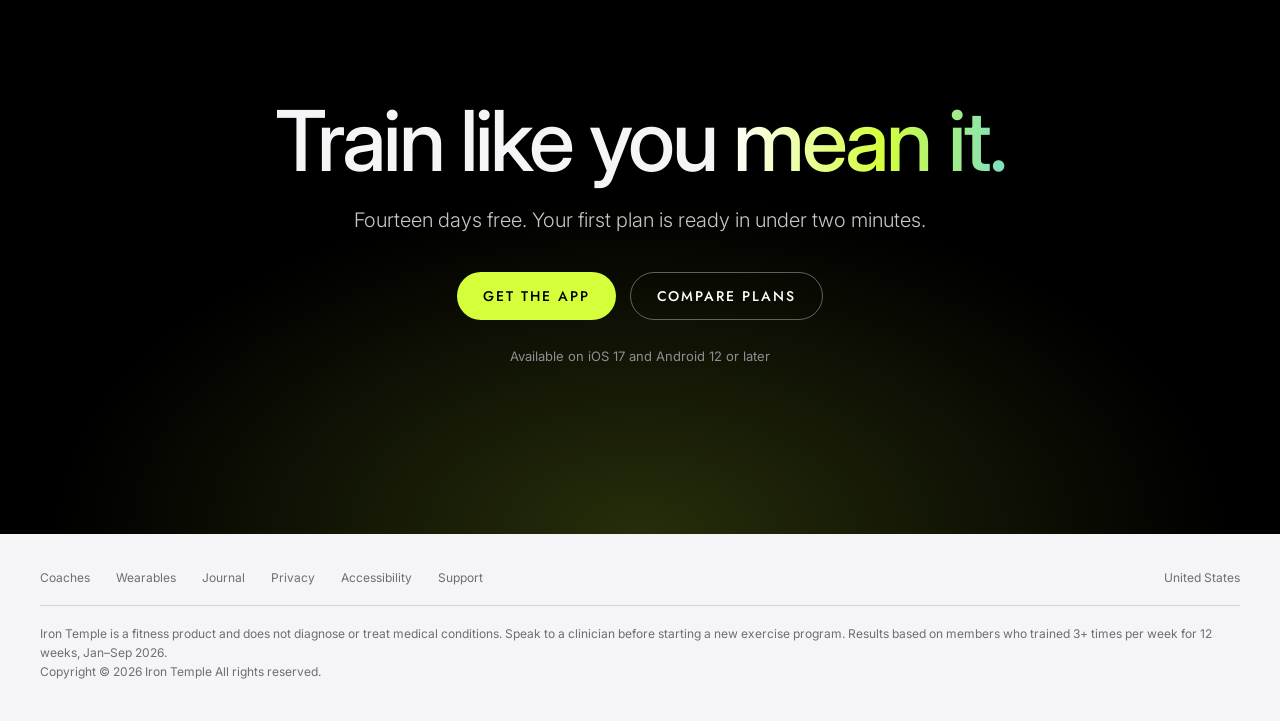
<file: work/iron-temple.html>
<!doctype html>
<html lang="en">
<head>
<meta charset="utf-8">
<meta name="viewport" content="width=device-width, initial-scale=1">
<title>Iron Temple — Your coach, every set</title>
<link rel="preconnect" href="https://fonts.googleapis.com">
<link href="https://fonts.googleapis.com/css2?family=Jost:wght@400;500;600&family=Inter:opsz,wght@14..32,300;14..32,400;14..32,500;14..32,600&display=swap" rel="stylesheet">
<style>
:root{
  --black:#000;--ink:#1d1d1f;--ink2:#424245;--mute:#6e6e73;--mute-d:#a1a1a6;
  --line:#d2d2d7;--line-d:#2c2c2e;--paper:#fff;--paper2:#f5f5f7;--card-d:#141416;
  --lime:#d4ff3a;--coral:#ff6b4a;--sky:#5ac8fa;--violet:#a78bfa;
}
*{box-sizing:border-box;margin:0;padding:0}
html{scroll-behavior:smooth}
body{font-family:Inter,-apple-system,"Helvetica Neue",sans-serif;background:var(--black);color:#f5f5f7;-webkit-font-smoothing:antialiased;min-width:1280px}
a{color:inherit;text-decoration:none}
.wrap{width:1200px;margin:0 auto}
.d{font-weight:700;letter-spacing:-.035em;line-height:1.04}
.eyebrow{font-size:15px;font-weight:600;letter-spacing:-.01em;color:var(--mute-d)}
.light .eyebrow{color:var(--mute)}
.grad{background:linear-gradient(92deg,#fff 0%,#d4ff3a 55%,#7ee0c3 100%);-webkit-background-clip:text;background-clip:text;color:transparent}
.btn{display:inline-flex;align-items:center;gap:8px;height:48px;padding:0 26px;border-radius:999px;font-size:16px;font-weight:600;letter-spacing:-.01em}
.btn-w{background:#fff;color:#000}
.btn-l{background:var(--lime);color:#000}
.btn-o{border:1px solid rgba(255,255,255,.35);color:#fff}
.btn-k{background:#000;color:#fff}
.link{color:var(--lime);font-size:17px;font-weight:500}
.light .link{color:#1a7f37}

/* nav */
nav{position:sticky;top:0;z-index:20;height:52px;background:rgba(0,0,0,.72);backdrop-filter:saturate(180%) blur(20px);border-bottom:1px solid rgba(255,255,255,.08)}
nav .wrap{display:flex;align-items:center;height:100%;gap:40px}
.wm{display:flex;align-items:center;gap:9px;font-weight:700;font-size:19px;letter-spacing:-.04em}
.nav-links{display:flex;gap:30px;font-size:13px;color:#d2d2d7;margin-left:auto}
.nav-cta{display:flex;gap:16px;align-items:center;font-size:13px}
.nav-cta .pill{background:#fff;color:#000;padding:6px 14px;border-radius:999px;font-weight:600}

/* hero */
.hero{position:relative;overflow:hidden;padding:96px 0 0;text-align:center;background:radial-gradient(1100px 600px at 50% 105%,rgba(212,255,58,.16),transparent 60%),#000}
.hero .kick{display:inline-flex;gap:8px;align-items:center;font-size:14px;color:var(--mute-d);border:1px solid #2c2c2e;border-radius:999px;padding:6px 14px 6px 8px}
.hero .kick b{background:var(--lime);color:#000;border-radius:999px;padding:2px 9px;font-size:12px}
.hero h1{font-size:104px;margin:28px auto 0;max-width:1080px}
.hero p.lede{font-size:24px;line-height:1.4;color:var(--mute-d);max-width:720px;margin:26px auto 0;letter-spacing:-.015em}
.hero .ctas{display:flex;gap:14px;justify-content:center;margin-top:38px}
.stage{position:relative;display:flex;justify-content:center;align-items:flex-start;gap:16px;margin-top:84px;padding-bottom:110px}
.stage::before{content:"";position:absolute;left:50%;bottom:40px;width:1100px;height:420px;transform:translateX(-50%);background:radial-gradient(closest-side,rgba(212,255,58,.22),transparent);pointer-events:none}
.phone{position:relative;flex:none;width:344px;height:732px;border-radius:62px;padding:14px;
  background:linear-gradient(145deg,#4a4a4f 0%,#1b1b1e 14%,#0d0d0f 55%,#2c2c30 100%);
  box-shadow:inset 0 0 0 1.5px #5a5a60,inset 0 0 0 5px #0a0a0b,0 60px 120px -30px rgba(0,0,0,.9),0 0 0 1px rgba(255,255,255,.04)}
.phone::before,.phone::after{content:"";position:absolute;width:4px;border-radius:3px;background:linear-gradient(90deg,#2a2a2e,#55555b)}
.phone::before{left:-3px;top:150px;height:70px;box-shadow:0 90px 0 #3a3a3f}
.phone::after{right:-3px;top:190px;height:96px}
.phone .scr{width:316px;height:704px;border-radius:49px;overflow:hidden;background:#121212;position:relative}
.phone .scr iframe{width:390px;height:844px;border:0;display:block;transform-origin:0 0;transform:scale(.8103);pointer-events:none}
.phone .scr::after{content:"";position:absolute;inset:0;border-radius:inherit;background:linear-gradient(125deg,rgba(255,255,255,.07),transparent 32%);pointer-events:none}
.p-side{transform:scale(.88);transform-origin:top center;margin-top:70px;opacity:.92}
.p-main{z-index:2}
.c-vis iframe{width:390px;height:844px;border:0;display:block;transform-origin:0 0;transform:scale(.82);pointer-events:none}

/* sections */
section{padding:150px 0}
.light{background:var(--paper);color:var(--ink)}
.gray{background:var(--paper2);color:var(--ink)}
.center{text-align:center}
.sec-h{font-size:72px}

.manifesto h2{font-size:80px;max-width:1040px}
.manifesto h2 span{color:#86868b}
.mani-grid{display:grid;grid-template-columns:repeat(3,1fr);gap:56px;margin-top:90px;border-top:1px solid var(--line);padding-top:40px}
.mani-grid .big{font-size:64px;font-weight:700;letter-spacing:-.04em}
.mani-grid p{font-size:17px;line-height:1.5;color:var(--ink2);margin-top:8px;max-width:320px}

/* coaches */
.coaches{background:#000}
.coaches h2{font-size:80px}
.c-grid{display:grid;grid-template-columns:repeat(3,1fr);gap:20px;margin-top:70px}
.c-card{background:var(--card-d);border-radius:32px;padding:40px 36px 0;height:620px;position:relative;overflow:hidden;border:1px solid #1f1f22}
.c-card .tag{font-size:14px;font-weight:600}
.c-card h3{font-size:38px;margin-top:10px}
.c-card p{font-size:17px;line-height:1.48;color:var(--mute-d);margin-top:14px}
.c-card .tier{font-size:13px;color:#8e8e93;margin-top:18px}
.c-vis{position:absolute;left:36px;right:36px;bottom:0;height:270px;border-radius:24px 24px 0 0;background:#1c1c1e;padding:22px;border:1px solid #2a2a2c;border-bottom:none}
.lift-row{display:flex;justify-content:space-between;align-items:center;padding:11px 0;border-bottom:1px solid #2c2c2e;font-size:14px}
.lift-row b{font-variant-numeric:tabular-nums}
.lift-row .up{color:var(--lime);font-size:12px;font-weight:600}
.spark{display:flex;align-items:flex-end;gap:6px;height:110px;margin-top:6px}
.spark i{flex:1;background:var(--coral);border-radius:4px;opacity:.85}
.vis-k{font-size:12px;color:#8e8e93}
.vis-b{font-size:30px;font-weight:700;letter-spacing:-.03em;margin-top:2px}

/* how */
.how .steps{display:grid;grid-template-columns:repeat(3,1fr);gap:20px;margin-top:70px}
.step{background:var(--paper2);border-radius:28px;padding:40px 36px;min-height:300px}
.step .num{width:44px;height:44px;border-radius:50%;background:#000;color:#fff;display:grid;place-items:center;font-weight:700}
.step h4{font-size:28px;letter-spacing:-.03em;margin-top:56px}
.step p{font-size:17px;line-height:1.5;color:var(--ink2);margin-top:12px}
.prompts{margin-top:64px;display:flex;align-items:center;gap:22px;flex-wrap:wrap}
.prompts .lbl{font-size:17px;color:var(--mute)}
.chip{border:1px solid var(--line);border-radius:999px;padding:12px 20px;font-size:15px;color:var(--ink);background:#fff}

/* trust */
.trust{background:radial-gradient(900px 500px at 85% 0%,rgba(90,200,250,.12),transparent 60%),#000}
.trust h2{font-size:80px;max-width:900px}
.trust .sub{font-size:22px;color:var(--mute-d);margin-top:22px;max-width:720px;line-height:1.45}
.t-grid{display:grid;grid-template-columns:repeat(4,1fr);gap:40px;margin-top:90px}
.t-grid .ic{width:48px;height:48px;border-radius:14px;background:#1c1c1e;display:grid;place-items:center;border:1px solid #2c2c2e}
.t-grid h5{font-size:21px;letter-spacing:-.02em;margin-top:22px}
.t-grid p{font-size:16px;line-height:1.5;color:var(--mute-d);margin-top:8px}

/* plans */
.plans .lede2{font-size:21px;color:var(--mute);margin-top:18px}
.ptable{margin-top:70px;border-top:1px solid var(--line)}
.prow{display:grid;grid-template-columns:300px repeat(4,1fr);align-items:center;border-bottom:1px solid var(--line)}
.prow>div{padding:22px 18px}
.prow.head>div{padding:36px 18px 30px;vertical-align:top}
.prow.head .pn{font-size:22px;font-weight:700;letter-spacing:-.02em}
.prow.head .pp{font-size:40px;font-weight:700;letter-spacing:-.04em;margin-top:12px}
.prow.head .pp small{font-size:15px;color:var(--mute);font-weight:500;letter-spacing:0}
.prow.head .pf{font-size:14px;color:var(--mute);margin-top:6px}
.prow .feat b{display:block;font-size:17px;letter-spacing:-.01em}
.prow .feat span{font-size:14px;color:var(--mute)}
.prow .c{font-size:15px;color:var(--ink2)}
.prow .x{color:#c7c7cc}
.hl{background:var(--paper2)}
.badge{display:inline-block;background:#000;color:var(--lime);font-size:11px;font-weight:700;padding:4px 10px;border-radius:999px;margin-bottom:10px;letter-spacing:.02em}
.prow.foot>div{padding:30px 18px}
.ck{display:inline-block;width:20px;height:20px;border-radius:50%;background:#000;position:relative;vertical-align:-4px;margin-right:8px}
.ck:after{content:"";position:absolute;left:7px;top:4px;width:4px;height:8px;border:solid var(--lime);border-width:0 2px 2px 0;transform:rotate(45deg)}

/* specs */
.specs{display:grid;grid-template-columns:repeat(4,1fr);gap:20px;margin-top:40px}
.spec{border-radius:24px;padding:28px;background:var(--paper2)}
.spec span{font-size:13px;color:var(--mute)}
.spec b{display:block;font-size:20px;letter-spacing:-.02em;margin-top:6px}

/* close */
.close{text-align:center;background:radial-gradient(900px 520px at 50% 100%,rgba(212,255,58,.18),transparent 65%),#000;padding:170px 0 170px}
.close h2{font-size:112px}
.close p{font-size:24px;color:var(--mute-d);margin-top:24px}
.close .ctas{display:flex;gap:14px;justify-content:center;margin-top:40px}
.stores{display:flex;gap:12px;justify-content:center;margin-top:28px;font-size:13px;color:#8e8e93}

footer{background:var(--paper2);color:var(--mute);font-size:12px;padding:36px 0 40px}
footer .row{display:flex;justify-content:space-between;align-items:center}
footer .fl{display:flex;gap:26px}
footer .fine{border-top:1px solid var(--line);margin-top:20px;padding-top:18px;line-height:1.6}
/* type system inspired by supersapiens.com: medium sans headlines, tracked uppercase labels, light body */
body{letter-spacing:0}
.d{font-family:Inter,sans-serif;font-weight:500;letter-spacing:-.035em;line-height:1.02}
.hero h1{font-size:84px;max-width:980px}
.hero p.lede{font-family:Inter,sans-serif;font-weight:300;font-size:20px;line-height:1.55;color:#c7c7c7;max-width:600px;margin-top:24px;letter-spacing:.01em}
.hero .kick{font-family:Jost,sans-serif;font-size:12.5px;font-weight:500;letter-spacing:.16em;text-transform:uppercase}
.hero .kick b{letter-spacing:.1em}
.eyebrow{font-family:Jost,sans-serif;font-size:14px;font-weight:500;letter-spacing:.18em;text-transform:uppercase;color:#d4ff3a}
.light .eyebrow{color:#5b6b12}
.manifesto h2,.coaches h2,.trust h2{font-size:56px;max-width:880px}
.sec-h{font-size:52px;max-width:820px}
.mani-grid .big{font-family:Inter,sans-serif;font-size:56px;font-weight:300;letter-spacing:-.04em}
.mani-grid p,.step p{font-weight:400;font-size:16px;line-height:1.6;color:#55555a}
.c-card p,.t-grid p,.trust .sub{font-weight:300;line-height:1.6;color:#c7c7c7}
.c-card p{font-size:16px}
.trust .sub{font-size:19px}
.t-grid p{font-size:15px}
.c-card h3{font-size:30px;font-weight:500;line-height:1.08}
.c-card .tag,.c-card .tier,.prompts .lbl{font-family:Jost,sans-serif;font-weight:500;letter-spacing:.16em;text-transform:uppercase;font-size:12.5px}
.c-card .tier{color:#8e8e93}
.step h4{font-family:Inter,sans-serif;font-size:22px;font-weight:500;letter-spacing:-.025em}
.step .num{font-family:Jost,sans-serif;font-weight:500}
.t-grid h5{font-family:Inter,sans-serif;font-size:18px;font-weight:500;letter-spacing:-.02em}
.prow.head .pn{font-family:Jost,sans-serif;font-size:15px;font-weight:500;letter-spacing:.16em;text-transform:uppercase}
.prow.head .pp{font-family:Inter,sans-serif;font-size:38px;font-weight:300;letter-spacing:-.04em}
.prow .feat b{font-size:16px;font-weight:500}
.badge{font-family:Jost,sans-serif;letter-spacing:.14em}
.spec span{font-family:Jost,sans-serif;font-weight:500;letter-spacing:.16em;text-transform:uppercase;font-size:11.5px}
.spec b{font-size:18px;font-weight:500;letter-spacing:-.02em}
.close h2{font-size:84px}
.close p{font-weight:300;font-size:20px;color:#c7c7c7}
.btn{font-family:Jost,sans-serif;font-size:14px;font-weight:500;letter-spacing:.14em;text-transform:uppercase;height:48px;padding:0 26px}
.nav-links,.nav-cta{font-family:Jost,sans-serif;font-weight:500;letter-spacing:.12em;text-transform:uppercase;font-size:12px}
.chip{font-weight:400;font-size:14px}
footer{font-family:Inter,sans-serif}
.coaches h2{max-width:1100px}
.c-card h3{font-size:27px}
</style>
</head>
<body>

<nav>
  <div class="wrap">
    <a href="#" class="wm" aria-label="Iron Temple"><span style="width:26px;height:26px;border-radius:8px;background:#d4ff3a;display:grid;place-items:center"><svg width="15" height="15" viewBox="0 0 24 24" fill="none" stroke="#000" stroke-width="2.2" stroke-linecap="round" stroke-linejoin="round"><path d="M3 9.5 12 4l9 5.5"/><path d="M6 11v7M10 11v7M14 11v7M18 11v7"/><path d="M3.5 20.5h17"/></svg></span>Iron Temple</a>
    <div class="nav-links">
      <a href="#overview">Overview</a><a href="#coaches">Coaching</a><a href="#how">How it works</a><a href="#privacy">Privacy</a><a href="#plans">Plans</a>
    </div>
    <div class="nav-cta"><a href="#">Sign in</a><a href="#plans" class="pill">Try free</a></div>
  </div>
</nav>

<section class="hero" id="overview">
  <div class="wrap">
    <span class="kick"><b>New</b> Call a coach to your bench, right from the app</span>
    <h1 class="d">Your plan. Your coach.<br><span class="grad">Every set.</span></h1>
    <p class="lede">AI drafts your program, a real coach signs it off, and the app walks you through every set on the gym floor.</p>
    <div class="ctas"><a href="#plans" class="btn btn-l">Try 14 days free</a><a href="#coaches" class="btn btn-o">See how it works</a></div>
  </div>

  <div class="stage">
    <div class="phone p-side"><div class="scr"><iframe src="assets/gym-app.html?screen=active&demo=1" scrolling="no" title="Workout logger"></iframe></div></div>
    <div class="phone p-main"><div class="scr"><iframe src="assets/gym-app.html?screen=home&auto=1&d=0&v=62" scrolling="no" title="Home"></iframe></div></div>
    <div class="phone p-side"><div class="scr"><iframe src="assets/gym-app.html?screen=coach" scrolling="no" title="Coach chat"></iframe></div></div>
  </div>
</section>

<section class="light manifesto">
  <div class="wrap">
    <div class="eyebrow">Why Iron Temple</div>
    <h2 class="d" style="margin-top:22px">Not another workout library. <span>A coach who knows what you lifted last week.</span></h2>
    <div class="mani-grid">
      <div><div class="big">2×</div><p>More members finish their program when a coach approves the plan.</p></div>
      <div><div class="big">31%</div><p>Fewer skipped sessions when loads adjust to how recovered you are.</p></div>
      <div><div class="big">~2 min</div><p>For a coach to reach your station after you tap for help.</p></div>
    </div>
  </div>
</section>

<section class="coaches" id="coaches">
  <div class="wrap">
    <div class="eyebrow">How coaching works</div>
    <h2 class="d" style="margin-top:22px">AI does the math. <span class="grad">Coaches make the call.</span></h2>
    <div class="c-grid">
      <div class="c-card">
        <div class="tag" style="color:var(--lime)">Drafted by AI</div>
        <h3 class="d">Plans your coach signs off</h3>
        <p>An 8-week program built in seconds from your goal and your gym's equipment, reviewed every week by a real coach.</p>
        <div class="tier">Every plan · Coach approved</div>
        <div class="c-vis"><div class="vis-k">Week 2 of 8 · approved by Ravi</div>
          <div class="lift-row"><span>Back squat</span><b>120 kg</b><span class="up">+15</span></div>
          <div class="lift-row"><span>Bench press</span><b>82.5 kg</b><span class="up">+7.5</span></div>
          <div class="lift-row"><span>Deadlift</span><b>140 kg</b><span class="up">+12.5</span></div>
          <div class="lift-row" style="border:none"><span>Incline DB press</span><b>32.5 kg</b><span class="up">+2.5</span></div></div>
      </div>
      <div class="c-card">
        <div class="tag" style="color:var(--coral)">One tap away</div>
        <h3 class="d">Help on the floor</h3>
        <p>Stuck on a lift or machine taken? Call a coach to your bench, send a form clip, or swap to what's free.</p>
        <div class="tier">Live in participating gyms</div>
        <div class="c-vis"><div class="vis-k">Coach response time · today</div>
          <div class="vis-b">1m 48s <span style="font-size:14px;color:#8e8e93;font-weight:400">average</span></div>
          <div class="spark"><i style="height:52%"></i><i style="height:38%"></i><i style="height:61%"></i><i style="height:44%"></i><i style="height:70%"></i><i style="height:48%"></i><i style="height:35%"></i><i style="height:42%"></i></div></div>
      </div>
      <div class="c-card">
        <div class="tag" style="color:var(--violet)">Recovery aware</div>
        <h3 class="d">Loads that follow your body</h3>
        <p>Muscle recovery scores set today's weights, so you push when you're fresh and back off when you're not.</p>
        <div class="tier">Updated after every session</div>
        <div class="c-vis"><div class="vis-k">Today's call</div>
          <div class="vis-b" style="color:var(--violet)">Ease off back</div>
          <p style="font-size:14px;margin-top:10px;color:#c7c7cc">Back is at 23% recovery after Tuesday's pulls. Lat pulldown drops 10% today. Chest and shoulders are good to go.</p>
          <div style="display:flex;gap:8px;margin-top:16px"><span class="chip" style="background:#2c2c2e;border-color:#3a3a3c;color:#fff;font-size:12px;padding:7px 12px">Use lighter load</span><span class="chip" style="background:transparent;border-color:#3a3a3c;color:#c7c7cc;font-size:12px;padding:7px 12px">Keep plan</span></div></div>
      </div>
    </div>
  </div>
</section>

<section class="light how" id="how">
  <div class="wrap">
    <div class="eyebrow">How it works</div>
    <h2 class="d sec-h" style="margin-top:22px">From how you feel to what you do, in seconds.</h2>
    <div class="steps">
      <div class="step"><div class="num">1</div><h4>Tell it your goal</h4><p>Lose weight, get stronger, build muscle. Add your current weight and the app sets your starting loads.</p></div>
      <div class="step"><div class="num">2</div><h4>Your coach approves it</h4><p>AI drafts the plan in seconds. Your coach reviews it within a day and leaves notes right in the plan.</p></div>
      <div class="step"><div class="num">3</div><h4>Train, and it adapts</h4><p>Log sets with one tap. Every session, and every note from your coach, shapes the next one.</p></div>
    </div>
    <div class="prompts">
      <span class="lbl">Just ask.</span>
      <span class="chip">The bench is taken, what else?</span>
      <span class="chip">My left knee is sore after yesterday</span>
      <span class="chip">Can Ravi check my form?</span>
      <span class="chip">Am I on track for March?</span>
    </div>
  </div>
</section>

<section class="trust" id="privacy">
  <div class="wrap">
    <div class="eyebrow">Privacy</div>
    <h2 class="d" style="margin-top:22px">Your body's data. <span class="grad">Your rules.</span></h2>
    <p class="sub">Health data is the most personal data there is. Iron Temple was designed around that from the first line of code.</p>
    <div class="t-grid">
      <div><div class="ic"><svg width="22" height="22" viewBox="0 0 24 24" fill="none" stroke="#fff" stroke-width="1.8"><rect x="5" y="11" width="14" height="10" rx="2"/><path d="M8 11V8a4 4 0 0 1 8 0v3"/></svg></div><h5>On-device first</h5><p>Readiness and recovery scores are calculated on your phone. Raw heart-rate data never leaves it.</p></div>
      <div><div class="ic"><svg width="22" height="22" viewBox="0 0 24 24" fill="none" stroke="#fff" stroke-width="1.8"><path d="M12 3l8 3v6c0 5-3.5 8-8 9-4.5-1-8-4-8-9V6z"/></svg></div><h5>End-to-end encrypted</h5><p>Anything that syncs is encrypted with keys only your devices hold. We can't read it either.</p></div>
      <div><div class="ic"><svg width="22" height="22" viewBox="0 0 24 24" fill="none" stroke="#fff" stroke-width="1.8"><circle cx="12" cy="12" r="9"/><path d="M8 12h8"/></svg></div><h5>Never sold. Ever.</h5><p>No ads, no data brokers, no insurers. Your subscription is the whole business.</p></div>
      <div><div class="ic"><svg width="22" height="22" viewBox="0 0 24 24" fill="none" stroke="#fff" stroke-width="1.8"><path d="M4 7h16M10 11v6M14 11v6M6 7l1 13h10l1-13M9 7V4h6v3"/></svg></div><h5>Delete in one tap</h5><p>Export everything or erase your history from Settings at any time. Gone within 24 hours.</p></div>
    </div>
  </div>
</section>

<section class="light plans" id="plans">
  <div class="wrap">
    <div class="eyebrow">Plans</div>
    <h2 class="d sec-h" style="margin-top:22px">Pick a plan. Cancel anytime.</h2>
    <p class="lede2">Every paid plan starts with 14 days free. Prices in USD.</p>

    <div class="ptable">
      <div class="prow head">
        <div></div>
        <div><div class="pn">Starter</div><div class="pp">$0</div><div class="pf">Try the basics</div></div>
        <div><div class="pn">Member</div><div class="pp">$9.99<small> /mo</small></div><div class="pf">Your plan, your coach</div></div>
        <div class="hl" style="border-radius:20px 20px 0 0"><span class="badge">MOST POPULAR</span><div class="pn">Plus</div><div class="pp">$14.99<small> /mo</small></div><div class="pf">Floor help &amp; form checks</div></div>
        <div><div class="pn">Family</div><div class="pp">$24.99<small> /mo</small></div><div class="pf">Plus for up to 5 people</div></div>
      </div>
      <div class="prow"><div class="feat"><b>Coach-approved plan</b><span>AI-drafted, reviewed weekly</span></div><div class="c">3 sessions / wk</div><div class="c"><i class="ck"></i>Unlimited</div><div class="c hl"><i class="ck"></i>Unlimited</div><div class="c"><i class="ck"></i>Unlimited</div></div>
      <div class="prow"><div class="feat"><b>Workout logger</b><span>One-tap sets &amp; rest timer</span></div><div class="c">Basic plans</div><div class="c"><i class="ck"></i>Unlimited</div><div class="c hl"><i class="ck"></i>Unlimited</div><div class="c"><i class="ck"></i>Unlimited</div></div>
      <div class="prow"><div class="feat"><b>Call a coach to my station</b><span>Live help on the gym floor</span></div><div class="c x">—</div><div class="c x">—</div><div class="c hl"><i class="ck"></i>Included</div><div class="c"><i class="ck"></i>Included</div></div>
      <div class="prow"><div class="feat"><b>Form check clips</b><span>Send a 10-sec video to your coach</span></div><div class="c x">—</div><div class="c"><i class="ck"></i>Included</div><div class="c hl"><i class="ck"></i>Included</div><div class="c"><i class="ck"></i>Included</div></div>
      <div class="prow foot"><div></div><div><a href="#" class="btn btn-o" style="color:#000;border-color:var(--line)">Download</a></div><div><a href="#" class="btn btn-k">Start free trial</a></div><div class="hl" style="border-radius:0 0 20px 20px"><a href="#" class="btn btn-l">Start free trial</a></div><div><a href="#" class="btn btn-k">Start free trial</a></div></div>
    </div>

    <div class="specs">
      <div class="spec"><span>Works with</span><b>iPhone &amp; Android</b></div>
      <div class="spec"><span>Gyms</span><b>140+ and growing</b></div>
      <div class="spec"><span>Offline</span><b>Full workouts, no signal</b></div>
      <div class="spec"><span>Languages</span><b>14 at launch</b></div>
    </div>
  </div>
</section>

<section class="close">
  <div class="wrap">
    <h2 class="d">Train like you <span class="grad">mean it.</span></h2>
    <p>Fourteen days free. Your first plan is ready in under two minutes.</p>
    <div class="ctas"><a href="#" class="btn btn-l">Get the app</a><a href="#plans" class="btn btn-o">Compare plans</a></div>
    <div class="stores"><span>Available on iOS 17 and Android 12 or later</span></div>
  </div>
</section>

<footer>
  <div class="wrap">
    <div class="row">
      <div class="fl"><a href="#">Coaches</a><a href="#">Wearables</a><a href="#">Journal</a><a href="#">Privacy</a><a href="#">Accessibility</a><a href="#">Support</a></div>
      <div>United States</div>
    </div>
    <div class="fine">Iron Temple is a fitness product and does not diagnose or treat medical conditions. Speak to a clinician before starting a new exercise program. Results based on members who trained 3+ times per week for 12 weeks, Jan–Sep 2026.<br>Copyright © 2026 Iron Temple All rights reserved.</div>
  </div>
</footer>

</body>
</html>
</file>
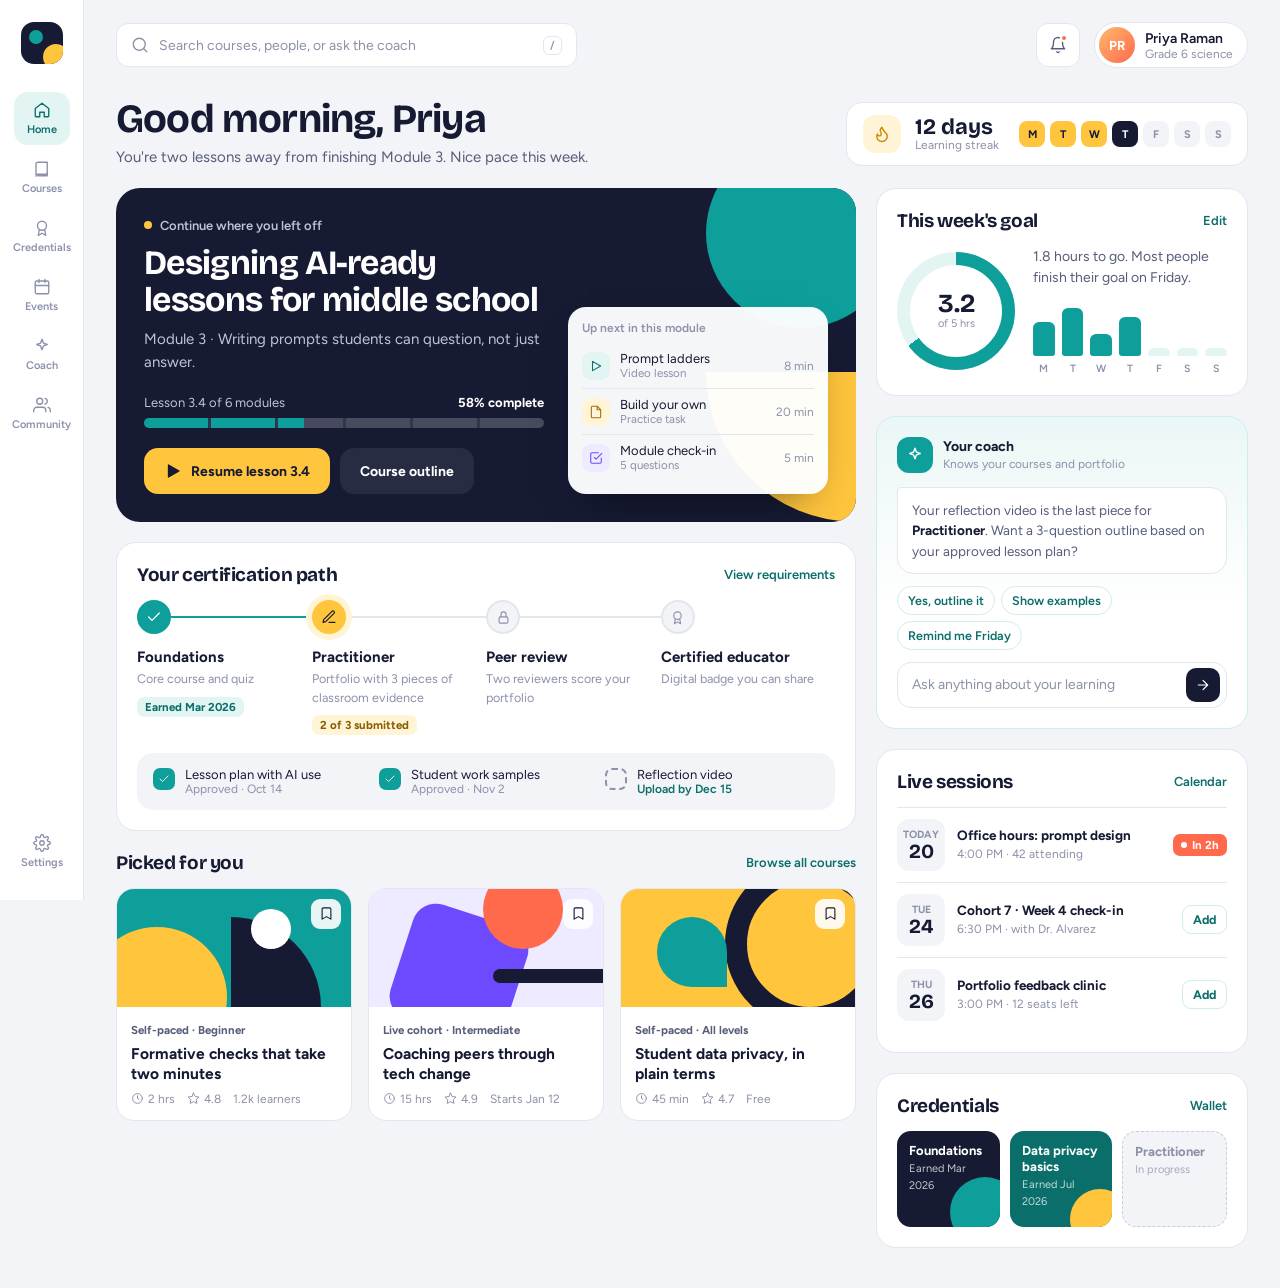
<file: work/learner-portal.html>
<!doctype html>
<html lang="en">
<head>
<meta charset="utf-8">
<meta name="viewport" content="width=device-width, initial-scale=1">
<title>Kiln — My learning</title>
<link rel="preconnect" href="https://fonts.googleapis.com">
<link href="https://fonts.googleapis.com/css2?family=Bricolage+Grotesque:opsz,wght@12..96,500;12..96,600;12..96,700;12..96,800&family=Figtree:wght@400;500;600;700&display=swap" rel="stylesheet">
<style>
:root{
  --bg:#F2F4F7; --surface:#FFFFFF; --ink:#161A33; --ink2:#575D7A; --ink3:#8C91AA;
  --line:#E3E6EE; --teal:#0E9F9A; --teal-d:#0A6E6B; --teal-t:#E2F5F3;
  --sun:#FFC53D; --sun-t:#FFF4D6; --plum:#6D4AFF; --coral:#FF6A4D;
}
*{box-sizing:border-box}
html,body{margin:0;background:var(--bg)}
body{font-family:Figtree,system-ui,sans-serif;color:var(--ink);font-size:14px;-webkit-font-smoothing:antialiased}
h1,h2,h3,.disp{font-family:"Bricolage Grotesque",sans-serif;letter-spacing:-.02em;margin:0}
svg.i{width:18px;height:18px;fill:none;stroke:currentColor;stroke-width:1.8;stroke-linecap:round;stroke-linejoin:round;flex:none}
.app{width:100%;min-width:1280px;min-height:100vh;display:flex;align-items:flex-start}

/* rail */
.rail{position:sticky;top:0;height:100vh;width:84px;flex:none;display:flex;flex-direction:column;align-items:center;padding:22px 0;gap:6px;background:var(--surface);border-right:1px solid var(--line)}
.logo{width:42px;height:42px;border-radius:13px;background:var(--ink);display:grid;place-items:center;margin-bottom:22px;position:relative;overflow:hidden}
.logo::before{content:"";position:absolute;width:26px;height:26px;border-radius:50% 50% 0 50%;background:var(--sun);bottom:-6px;right:-6px}
.logo::after{content:"";position:absolute;width:14px;height:14px;border-radius:50%;background:var(--teal);top:8px;left:8px}
.rail a{width:56px;padding:9px 0;border-radius:14px;display:flex;flex-direction:column;align-items:center;gap:4px;color:var(--ink3);font-size:11px;font-weight:600;text-decoration:none}
.rail a.on{background:var(--teal-t);color:var(--teal-d)}
.rail .sp{flex:1}

.main{flex:1;min-width:0;padding:22px 32px 40px}
.top{display:flex;align-items:center;gap:14px}
.search{flex:1;max-width:520px;height:44px;border-radius:12px;background:var(--surface);border:1px solid var(--line);display:flex;align-items:center;gap:10px;padding:0 14px;color:var(--ink3)}
.search kbd{margin-left:auto;font:600 11px Figtree;border:1px solid var(--line);border-radius:6px;padding:2px 6px}
.top .sp{flex:1}
.ib{width:44px;height:44px;border-radius:12px;background:var(--surface);border:1px solid var(--line);display:grid;place-items:center;color:var(--ink2);position:relative}
.ib .dot{position:absolute;top:10px;right:11px;width:8px;height:8px;border-radius:50%;background:var(--coral);border:2px solid #fff}
.me{display:flex;align-items:center;gap:10px;padding:4px 14px 4px 4px;border-radius:99px;background:var(--surface);border:1px solid var(--line)}
.av{width:36px;height:36px;border-radius:50%;background:linear-gradient(135deg,#FFB86B,#FF6A4D);display:grid;place-items:center;color:#fff;font-weight:700;font-size:13px}
.me b{font-weight:600}.me span{display:block;font-size:12px;color:var(--ink3)}

.hello{display:flex;align-items:flex-end;justify-content:space-between;margin:30px 0 22px}
.hello h1{font-size:40px;font-weight:700;line-height:1.05}
.hello p{margin:8px 0 0;color:var(--ink2);font-size:15px}
.streak{display:flex;align-items:center;gap:14px;background:var(--surface);border:1px solid var(--line);border-radius:16px;padding:12px 16px}
.streak .fire{width:38px;height:38px;border-radius:12px;background:var(--sun-t);display:grid;place-items:center;color:#C98A00}
.streak .n{font-family:"Bricolage Grotesque";font-size:22px;font-weight:700;line-height:1}
.streak .l{font-size:12px;color:var(--ink3)}
.days{display:flex;gap:5px;margin-left:6px}
.days span{width:26px;height:26px;border-radius:8px;display:grid;place-items:center;font-size:11px;font-weight:700;background:var(--bg);color:var(--ink3)}
.days span.on{background:var(--sun);color:var(--ink)}
.days span.today{background:var(--ink);color:#fff}

.grid{display:grid;grid-template-columns:minmax(0,1fr) 372px;gap:20px}
.card{background:var(--surface);border:1px solid var(--line);border-radius:20px;padding:20px}
.ch{display:flex;align-items:center;justify-content:space-between;margin-bottom:14px}
.ch h2{font-size:19px;font-weight:700}
.ch a{font-size:13px;font-weight:600;color:var(--teal-d);text-decoration:none}

/* continue hero */
.hero{position:relative;overflow:hidden;border-radius:24px;background:var(--ink);color:#fff;padding:28px;display:grid;grid-template-columns:minmax(0,1fr) 260px;gap:24px;min-height:300px}
.hero .shapes{position:absolute;right:0;top:0;bottom:0;width:300px}
.hero .shapes i{position:absolute;display:block}
.s1{width:190px;height:190px;border-radius:50%;background:var(--teal);right:-40px;top:-50px}
.s2{width:150px;height:150px;border-radius:0 0 0 150px;background:var(--sun);right:0;bottom:0}
.s3{width:96px;height:96px;border-radius:50% 50% 50% 0;background:#fff;right:150px;bottom:40px;opacity:.95}
.s4{width:60px;height:60px;border:10px solid var(--plum);border-radius:50%;right:110px;top:70px}
.kicker{display:inline-flex;align-items:center;gap:8px;font-size:13px;font-weight:600;color:#BFC3DA}
.kicker i{width:8px;height:8px;border-radius:50%;background:var(--sun)}
.hero h3{font-size:34px;font-weight:700;line-height:1.08;margin:12px 0 10px;max-width:520px}
.hero p{margin:0;color:#BFC3DA;font-size:15px;max-width:460px;line-height:1.5}
.prog{margin:22px 0 20px;max-width:460px}
.prog .pl{display:flex;justify-content:space-between;font-size:13px;color:#BFC3DA;margin-bottom:8px}
.prog .pl b{color:#fff}
.track{height:10px;border-radius:99px;background:rgba(255,255,255,.12);display:flex;gap:3px;overflow:hidden}
.track span{flex:1;background:rgba(255,255,255,.1)}
.track span.d{background:var(--teal)}.track span.h{background:linear-gradient(90deg,var(--teal) 40%,rgba(255,255,255,.1) 40%)}
.acts{display:flex;gap:10px;align-items:center}
.btn{height:46px;padding:0 20px;border-radius:14px;border:0;font:700 14px Figtree;display:inline-flex;align-items:center;gap:9px;cursor:pointer}
.btn.sun{background:var(--sun);color:var(--ink)}
.btn.gh{background:rgba(255,255,255,.08);color:#fff}
.up{position:relative;z-index:1;align-self:end;background:rgba(255,255,255,.96);color:var(--ink);border-radius:18px;padding:14px;box-shadow:0 20px 40px -20px rgba(0,0,0,.5)}
.up h4{margin:0 0 8px;font-size:12px;color:var(--ink3);font-weight:600}
.li{display:flex;align-items:center;gap:10px;padding:8px 0;border-top:1px solid var(--line);font-size:13px}
.li:first-of-type{border-top:0}
.li .ic{width:28px;height:28px;border-radius:9px;display:grid;place-items:center;flex:none}
.li small{display:block;color:var(--ink3);font-size:11.5px}
.li .t{margin-left:auto;font-size:12px;color:var(--ink3)}

/* goal ring */
.goal{display:flex;gap:18px;align-items:center}
.ring{width:118px;height:118px;border-radius:50%;background:conic-gradient(var(--teal) 0 65%, var(--teal-t) 65% 100%);display:grid;place-items:center;flex:none}
.ring div{width:92px;height:92px;border-radius:50%;background:#fff;display:grid;place-items:center;text-align:center}
.ring b{font-family:"Bricolage Grotesque";font-size:26px;line-height:1}
.ring small{display:block;font-size:11px;color:var(--ink3)}
.goal p{margin:0 0 12px;color:var(--ink2);line-height:1.5}
.bars{display:flex;align-items:flex-end;gap:7px;height:56px}
.bars span{flex:1;border-radius:6px 6px 3px 3px;background:var(--teal-t)}
.bars span.on{background:var(--teal)}
.bl{display:flex;gap:7px;margin-top:6px}.bl span{flex:1;text-align:center;font-size:10.5px;color:var(--ink3);font-weight:600}

/* path */
.path{display:grid;grid-template-columns:repeat(4,1fr);gap:0;position:relative;margin-top:6px}
.step{position:relative;padding-right:14px}
.step .dot{width:34px;height:34px;border-radius:50%;display:grid;place-items:center;position:relative;z-index:1;background:var(--bg);color:var(--ink3);border:2px solid var(--line)}
.step.done .dot{background:var(--teal);border-color:var(--teal);color:#fff}
.step.now .dot{background:var(--sun);border-color:var(--sun);color:var(--ink);box-shadow:0 0 0 6px var(--sun-t)}
.step::before{content:"";position:absolute;left:34px;right:0;top:16px;height:2px;background:var(--line)}
.step.done::before{background:var(--teal)}
.step:last-child::before{display:none}
.step h4{margin:14px 0 4px;font-size:15px;font-weight:700}
.step p{margin:0;font-size:12.5px;color:var(--ink3);line-height:1.45}
.step .badge{display:inline-block;margin-top:8px;font-size:11.5px;font-weight:700;padding:3px 8px;border-radius:7px}
.ev{margin-top:18px;border-radius:16px;background:var(--bg);padding:14px 16px;display:grid;grid-template-columns:1fr 1fr 1fr;gap:12px}
.evi{display:flex;gap:10px;align-items:flex-start;font-size:13px}
.evi .c{width:22px;height:22px;border-radius:7px;display:grid;place-items:center;flex:none;margin-top:1px}
.evi small{display:block;color:var(--ink3);font-size:12px}

/* coach */
.coach{background:linear-gradient(180deg,#EAF7F6,#fff 60%);border-color:#CFEDEA}
.coach .who{display:flex;align-items:center;gap:10px;margin-bottom:14px}
.coach .bot{width:36px;height:36px;border-radius:12px;background:var(--teal);display:grid;place-items:center;color:#fff}
.coach .who b{display:block}.coach .who span{font-size:12px;color:var(--ink3)}
.bub{background:#fff;border:1px solid var(--line);border-radius:4px 16px 16px 16px;padding:12px 14px;line-height:1.5;color:var(--ink2);font-size:13.5px}
.bub b{color:var(--ink)}
.sugg{display:flex;flex-wrap:wrap;gap:6px;margin:12px 0}
.sugg span{font-size:12.5px;font-weight:600;color:var(--teal-d);background:#fff;border:1px solid #CFEDEA;border-radius:99px;padding:6px 10px}
.inp{display:flex;align-items:center;gap:8px;height:46px;border-radius:14px;border:1px solid var(--line);background:#fff;padding:0 6px 0 14px;color:var(--ink3)}
.inp .go{margin-left:auto;width:34px;height:34px;border-radius:10px;background:var(--ink);color:#fff;display:grid;place-items:center}

/* courses */
.courses{display:grid;grid-template-columns:repeat(3,1fr);gap:16px}
.course{border:1px solid var(--line);border-radius:18px;overflow:hidden;background:#fff}
.thumb{height:118px;position:relative;overflow:hidden}
.thumb i{position:absolute;display:block}
.course .b{padding:14px}
.course h4{margin:6px 0 8px;font-size:15.5px;font-weight:700;line-height:1.3}
.meta{display:flex;gap:12px;font-size:12px;color:var(--ink3);align-items:center}
.meta span{display:flex;align-items:center;gap:4px}
.meta svg{width:13px;height:13px}
.lvl{font-size:11.5px;font-weight:700;color:var(--ink2)}
.save{position:absolute;top:10px;right:10px;width:30px;height:30px;border-radius:9px;background:rgba(255,255,255,.9);display:grid;place-items:center;color:var(--ink)}

/* sessions */
.sess{display:flex;gap:12px;align-items:center;padding:11px 0;border-top:1px solid var(--line)}
.sess:first-of-type{border-top:0;padding-top:0}
.date{width:48px;height:52px;border-radius:12px;background:var(--bg);display:flex;flex-direction:column;align-items:center;justify-content:center;flex:none}
.date small{font-size:10.5px;font-weight:700;color:var(--ink3)}
.date b{font-family:"Bricolage Grotesque";font-size:20px;line-height:1}
.sess .t b{display:block;font-size:13.5px;line-height:1.3}
.sess .t span{font-size:12px;color:var(--ink3)}
.live{margin-left:auto;font-size:11.5px;font-weight:700;color:#fff;background:var(--coral);border-radius:7px;padding:4px 8px;display:flex;align-items:center;gap:5px}
.live i{width:6px;height:6px;border-radius:50%;background:#fff}
.join{margin-left:auto;font-size:12.5px;font-weight:700;color:var(--teal-d);border:1px solid #CFEDEA;border-radius:9px;padding:6px 10px}

/* wallet */
.wallet{display:flex;gap:10px}
.cred{flex:1;border-radius:14px;padding:12px;color:#fff;position:relative;overflow:hidden;min-height:96px}
.cred b{display:block;font-size:13px;line-height:1.25;position:relative}
.cred small{font-size:11px;opacity:.75;position:relative}
.cred i{position:absolute;display:block;border-radius:50%}
.mt{margin-top:20px}
</style>
</head>
<body>
<div class="app">
  <nav class="rail">
    <div class="logo"></div>
    <a class="on" href="#"><svg class="i" viewBox="0 0 24 24"><path d="m3 10 9-7 9 7v10a1 1 0 0 1-1 1h-5v-6H9v6H4a1 1 0 0 1-1-1z"/></svg>Home</a>
    <a href="#"><svg class="i" viewBox="0 0 24 24"><path d="M4 19.5V5a2 2 0 0 1 2-2h13v16H6.5A2.5 2.5 0 0 0 4 21.5"/><path d="M19 17v4H6.5"/></svg>Courses</a>
    <a href="#"><svg class="i" viewBox="0 0 24 24"><circle cx="12" cy="9" r="6"/><path d="m8.5 14-1.5 8 5-3 5 3-1.5-8"/></svg>Credentials</a>
    <a href="#"><svg class="i" viewBox="0 0 24 24"><rect x="3" y="4" width="18" height="17" rx="2"/><path d="M16 2v4M8 2v4M3 10h18"/></svg>Events</a>
    <a href="#"><svg class="i" viewBox="0 0 24 24"><path d="M12 3l1.9 5.1L19 10l-5.1 1.9L12 17l-1.9-5.1L5 10l5.1-1.9z"/></svg>Coach</a>
    <a href="#"><svg class="i" viewBox="0 0 24 24"><path d="M17 21v-2a4 4 0 0 0-4-4H5a4 4 0 0 0-4 4v2"/><circle cx="9" cy="7" r="4"/><path d="M23 21v-2a4 4 0 0 0-3-3.87M16 3.13a4 4 0 0 1 0 7.75"/></svg>Community</a>
    <span class="sp"></span>
    <a href="#"><svg class="i" viewBox="0 0 24 24"><circle cx="12" cy="12" r="3"/><path d="M19.4 15a1.7 1.7 0 0 0 .3 1.8l.1.1a2 2 0 1 1-2.8 2.8l-.1-.1a1.7 1.7 0 0 0-1.8-.3 1.7 1.7 0 0 0-1 1.5V21a2 2 0 1 1-4 0v-.1a1.7 1.7 0 0 0-1.1-1.5 1.7 1.7 0 0 0-1.8.3l-.1.1a2 2 0 1 1-2.8-2.8l.1-.1a1.7 1.7 0 0 0 .3-1.8 1.7 1.7 0 0 0-1.5-1H3a2 2 0 1 1 0-4h.1a1.7 1.7 0 0 0 1.5-1.1 1.7 1.7 0 0 0-.3-1.8l-.1-.1a2 2 0 1 1 2.8-2.8l.1.1a1.7 1.7 0 0 0 1.8.3H9a1.7 1.7 0 0 0 1-1.5V3a2 2 0 1 1 4 0v.1a1.7 1.7 0 0 0 1 1.5 1.7 1.7 0 0 0 1.8-.3l.1-.1a2 2 0 1 1 2.8 2.8l-.1.1a1.7 1.7 0 0 0-.3 1.8V9a1.7 1.7 0 0 0 1.5 1H21a2 2 0 1 1 0 4h-.1a1.7 1.7 0 0 0-1.5 1z"/></svg>Settings</a>
  </nav>

  <main class="main">
    <div class="top">
      <div class="search"><svg class="i" viewBox="0 0 24 24"><circle cx="11" cy="11" r="8"/><path d="m21 21-4.3-4.3"/></svg>Search courses, people, or ask the coach<kbd>/</kbd></div>
      <span class="sp"></span>
      <div class="ib"><svg class="i" viewBox="0 0 24 24"><path d="M6 8a6 6 0 0 1 12 0c0 7 3 9 3 9H3s3-2 3-9"/><path d="M10.3 21a1.94 1.94 0 0 0 3.4 0"/></svg><span class="dot"></span></div>
      <div class="me"><div class="av">PR</div><div><b>Priya Raman</b><span>Grade 6 science</span></div></div>
    </div>

    <div class="hello">
      <div><h1>Good morning, Priya</h1><p>You're two lessons away from finishing Module 3. Nice pace this week.</p></div>
      <div class="streak">
        <div class="fire"><svg class="i" viewBox="0 0 24 24"><path d="M8.5 14.5A2.5 2.5 0 0 0 11 12c0-1.38-.5-2-1-3-1.07-2.14-.22-4.05 2-6 .5 2.5 2 4.9 4 6.5 2 1.6 3 3.5 3 5.5a7 7 0 1 1-14 0c0-1.15.43-2.29 1-3a2.5 2.5 0 0 0 2.5 2.5z"/></svg></div>
        <div><div class="n">12 days</div><div class="l">Learning streak</div></div>
        <div class="days"><span class="on">M</span><span class="on">T</span><span class="on">W</span><span class="today">T</span><span>F</span><span>S</span><span>S</span></div>
      </div>
    </div>

    <div class="grid">
      <div>
        <section class="hero">
          <div class="shapes"><i class="s1"></i><i class="s2"></i></div>
          <div style="position:relative;z-index:1">
            <span class="kicker"><i></i>Continue where you left off</span>
            <h3>Designing AI-ready lessons for middle school</h3>
            <p>Module 3 · Writing prompts students can question, not just answer.</p>
            <div class="prog">
              <div class="pl"><span>Lesson 3.4 of 6 modules</span><b>58% complete</b></div>
              <div class="track"><span class="d"></span><span class="d"></span><span class="h"></span><span></span><span></span><span></span></div>
            </div>
            <div class="acts">
              <button class="btn sun"><svg class="i" viewBox="0 0 24 24"><path d="M6 4l14 8-14 8z" fill="currentColor"/></svg>Resume lesson 3.4</button>
              <button class="btn gh">Course outline</button>
            </div>
          </div>
          <div class="up">
            <h4>Up next in this module</h4>
            <div class="li"><div class="ic" style="background:var(--teal-t);color:var(--teal-d)"><svg class="i" style="width:14px;height:14px" viewBox="0 0 24 24"><path d="M6 4l14 8-14 8z"/></svg></div><div>Prompt ladders<small>Video lesson</small></div><span class="t">8 min</span></div>
            <div class="li"><div class="ic" style="background:var(--sun-t);color:#A06D00"><svg class="i" style="width:14px;height:14px" viewBox="0 0 24 24"><path d="M14 2H6a2 2 0 0 0-2 2v16a2 2 0 0 0 2 2h12a2 2 0 0 0 2-2V8z"/><path d="M14 2v6h6"/></svg></div><div>Build your own<small>Practice task</small></div><span class="t">20 min</span></div>
            <div class="li"><div class="ic" style="background:#EEEAFF;color:var(--plum)"><svg class="i" style="width:14px;height:14px" viewBox="0 0 24 24"><path d="M9 11l3 3L22 4"/><path d="M21 12v7a2 2 0 0 1-2 2H5a2 2 0 0 1-2-2V5a2 2 0 0 1 2-2h11"/></svg></div><div>Module check-in<small>5 questions</small></div><span class="t">5 min</span></div>
          </div>
        </section>

        <section class="card mt">
          <div class="ch"><h2>Your certification path</h2><a href="#">View requirements</a></div>
          <div class="path">
            <div class="step done"><div class="dot"><svg class="i" style="width:16px;height:16px" viewBox="0 0 24 24"><path d="M20 6 9 17l-5-5"/></svg></div><h4>Foundations</h4><p>Core course and quiz</p><span class="badge" style="background:var(--teal-t);color:var(--teal-d)">Earned Mar 2026</span></div>
            <div class="step now"><div class="dot"><svg class="i" style="width:16px;height:16px" viewBox="0 0 24 24"><path d="M12 20h9"/><path d="M16.5 3.5a2.1 2.1 0 0 1 3 3L7 19l-4 1 1-4z"/></svg></div><h4>Practitioner</h4><p>Portfolio with 3 pieces of classroom evidence</p><span class="badge" style="background:var(--sun-t);color:#8A5D00">2 of 3 submitted</span></div>
            <div class="step"><div class="dot"><svg class="i" style="width:15px;height:15px" viewBox="0 0 24 24"><rect x="5" y="11" width="14" height="10" rx="2"/><path d="M8 11V7a4 4 0 0 1 8 0v4"/></svg></div><h4>Peer review</h4><p>Two reviewers score your portfolio</p></div>
            <div class="step"><div class="dot"><svg class="i" style="width:15px;height:15px" viewBox="0 0 24 24"><circle cx="12" cy="9" r="6"/><path d="m8.5 14-1.5 8 5-3 5 3-1.5-8"/></svg></div><h4>Certified educator</h4><p>Digital badge you can share</p></div>
          </div>
          <div class="ev">
            <div class="evi"><span class="c" style="background:var(--teal);color:#fff"><svg class="i" style="width:12px;height:12px" viewBox="0 0 24 24"><path d="M20 6 9 17l-5-5"/></svg></span><div>Lesson plan with AI use<small>Approved · Oct 14</small></div></div>
            <div class="evi"><span class="c" style="background:var(--teal);color:#fff"><svg class="i" style="width:12px;height:12px" viewBox="0 0 24 24"><path d="M20 6 9 17l-5-5"/></svg></span><div>Student work samples<small>Approved · Nov 2</small></div></div>
            <div class="evi"><span class="c" style="border:2px dashed var(--ink3)"></span><div>Reflection video<small style="color:var(--teal-d);font-weight:600">Upload by Dec 15</small></div></div>
          </div>
        </section>

        <section class="mt">
          <div class="ch"><h2>Picked for you</h2><a href="#">Browse all courses</a></div>
          <div class="courses">
            <article class="course">
              <div class="thumb" style="background:var(--teal)"><i style="width:140px;height:140px;border-radius:50%;background:var(--sun);left:-30px;bottom:-60px"></i><i style="width:90px;height:90px;border-radius:0 90px 0 0;background:var(--ink);right:30px;bottom:0"></i><i style="width:40px;height:40px;border-radius:50%;background:#fff;right:60px;top:20px"></i><span class="save"><svg class="i" style="width:15px;height:15px" viewBox="0 0 24 24"><path d="M19 21l-7-4-7 4V5a2 2 0 0 1 2-2h10a2 2 0 0 1 2 2z"/></svg></span></div>
              <div class="b"><span class="lvl">Self-paced · Beginner</span><h4>Formative checks that take two minutes</h4>
                <div class="meta"><span><svg class="i" viewBox="0 0 24 24"><circle cx="12" cy="12" r="9"/><path d="M12 7v5l3 2"/></svg>2 hrs</span><span><svg class="i" viewBox="0 0 24 24"><path d="m12 2 3.1 6.3 6.9 1-5 4.9 1.2 6.8L12 17.8 5.8 21l1.2-6.8-5-4.9 6.9-1z"/></svg>4.8</span><span>1.2k learners</span></div></div>
            </article>
            <article class="course">
              <div class="thumb" style="background:#EEEAFF"><i style="width:120px;height:120px;border-radius:24px;background:var(--plum);left:30px;top:24px;transform:rotate(18deg)"></i><i style="width:80px;height:80px;border-radius:50%;background:var(--coral);right:40px;top:-20px"></i><i style="width:120px;height:14px;border-radius:9px;background:var(--ink);right:-10px;bottom:24px"></i><span class="save"><svg class="i" style="width:15px;height:15px" viewBox="0 0 24 24"><path d="M19 21l-7-4-7 4V5a2 2 0 0 1 2-2h10a2 2 0 0 1 2 2z"/></svg></span></div>
              <div class="b"><span class="lvl">Live cohort · Intermediate</span><h4>Coaching peers through tech change</h4>
                <div class="meta"><span><svg class="i" viewBox="0 0 24 24"><circle cx="12" cy="12" r="9"/><path d="M12 7v5l3 2"/></svg>15 hrs</span><span><svg class="i" viewBox="0 0 24 24"><path d="m12 2 3.1 6.3 6.9 1-5 4.9 1.2 6.8L12 17.8 5.8 21l1.2-6.8-5-4.9 6.9-1z"/></svg>4.9</span><span>Starts Jan 12</span></div></div>
            </article>
            <article class="course">
              <div class="thumb" style="background:var(--sun)"><i style="width:170px;height:170px;border-radius:50%;border:22px solid var(--ink);right:-40px;top:-30px"></i><i style="width:70px;height:70px;border-radius:50% 50% 0 50%;background:var(--teal);left:36px;bottom:20px"></i><span class="save"><svg class="i" style="width:15px;height:15px" viewBox="0 0 24 24"><path d="M19 21l-7-4-7 4V5a2 2 0 0 1 2-2h10a2 2 0 0 1 2 2z"/></svg></span></div>
              <div class="b"><span class="lvl">Self-paced · All levels</span><h4>Student data privacy, in plain terms</h4>
                <div class="meta"><span><svg class="i" viewBox="0 0 24 24"><circle cx="12" cy="12" r="9"/><path d="M12 7v5l3 2"/></svg>45 min</span><span><svg class="i" viewBox="0 0 24 24"><path d="m12 2 3.1 6.3 6.9 1-5 4.9 1.2 6.8L12 17.8 5.8 21l1.2-6.8-5-4.9 6.9-1z"/></svg>4.7</span><span>Free</span></div></div>
            </article>
          </div>
        </section>
      </div>

      <div>
        <section class="card">
          <div class="ch"><h2>This week's goal</h2><a href="#">Edit</a></div>
          <div class="goal">
            <div class="ring"><div><span><b>3.2</b><small>of 5 hrs</small></span></div></div>
            <div style="flex:1"><p>1.8 hours to go. Most people finish their goal on Friday.</p>
              <div class="bars"><span class="on" style="height:60%"></span><span class="on" style="height:85%"></span><span class="on" style="height:40%"></span><span class="on" style="height:70%"></span><span style="height:14%"></span><span style="height:14%"></span><span style="height:14%"></span></div>
              <div class="bl"><span>M</span><span>T</span><span>W</span><span>T</span><span>F</span><span>S</span><span>S</span></div>
            </div>
          </div>
        </section>

        <section class="card coach mt">
          <div class="who"><div class="bot"><svg class="i" viewBox="0 0 24 24"><path d="M12 3l1.9 5.1L19 10l-5.1 1.9L12 17l-1.9-5.1L5 10l5.1-1.9z"/></svg></div><div><b>Your coach</b><span>Knows your courses and portfolio</span></div></div>
          <div class="bub">Your reflection video is the last piece for <b>Practitioner</b>. Want a 3-question outline based on your approved lesson plan?</div>
          <div class="sugg"><span>Yes, outline it</span><span>Show examples</span><span>Remind me Friday</span></div>
          <div class="inp">Ask anything about your learning<span class="go"><svg class="i" style="width:16px;height:16px" viewBox="0 0 24 24"><path d="M5 12h14M12 5l7 7-7 7"/></svg></span></div>
        </section>

        <section class="card mt">
          <div class="ch"><h2>Live sessions</h2><a href="#">Calendar</a></div>
          <div class="sess"><div class="date"><small>TODAY</small><b>20</b></div><div class="t"><b>Office hours: prompt design</b><span>4:00 PM · 42 attending</span></div><span class="live"><i></i>In 2h</span></div>
          <div class="sess"><div class="date"><small>TUE</small><b>24</b></div><div class="t"><b>Cohort 7 · Week 4 check-in</b><span>6:30 PM · with Dr. Alvarez</span></div><span class="join">Add</span></div>
          <div class="sess"><div class="date"><small>THU</small><b>26</b></div><div class="t"><b>Portfolio feedback clinic</b><span>3:00 PM · 12 seats left</span></div><span class="join">Add</span></div>
        </section>

        <section class="card mt">
          <div class="ch"><h2>Credentials</h2><a href="#">Wallet</a></div>
          <div class="wallet">
            <div class="cred" style="background:var(--ink)"><i style="width:70px;height:70px;background:var(--teal);right:-20px;bottom:-20px"></i><b>Foundations</b><small>Earned Mar 2026</small></div>
            <div class="cred" style="background:var(--teal-d)"><i style="width:60px;height:60px;background:var(--sun);right:-18px;bottom:-22px"></i><b>Data privacy basics</b><small>Earned Jul 2026</small></div>
            <div class="cred" style="background:var(--bg);color:var(--ink3);border:1.5px dashed #C9CDDB"><b>Practitioner</b><small>In progress</small></div>
          </div>
        </section>
      </div>
    </div>
  </main>
</div>
</body>
</html>
</file>
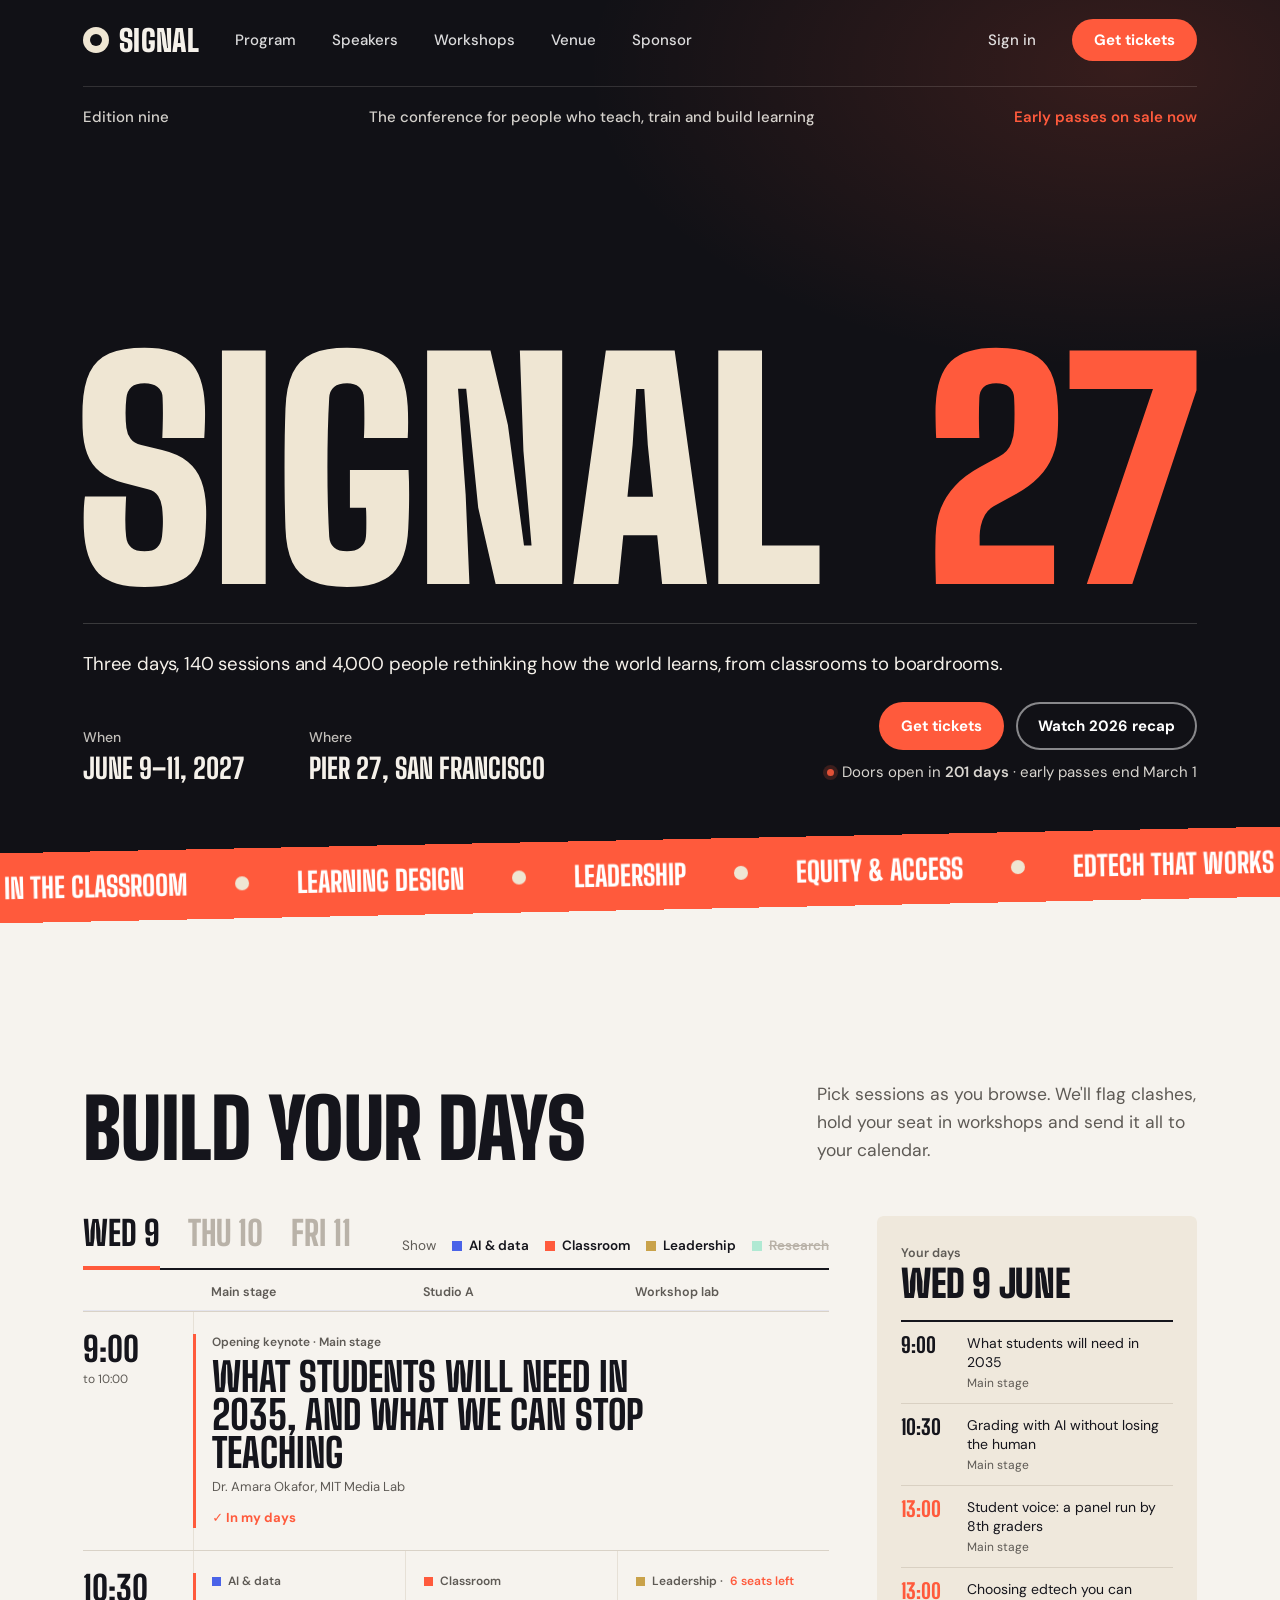
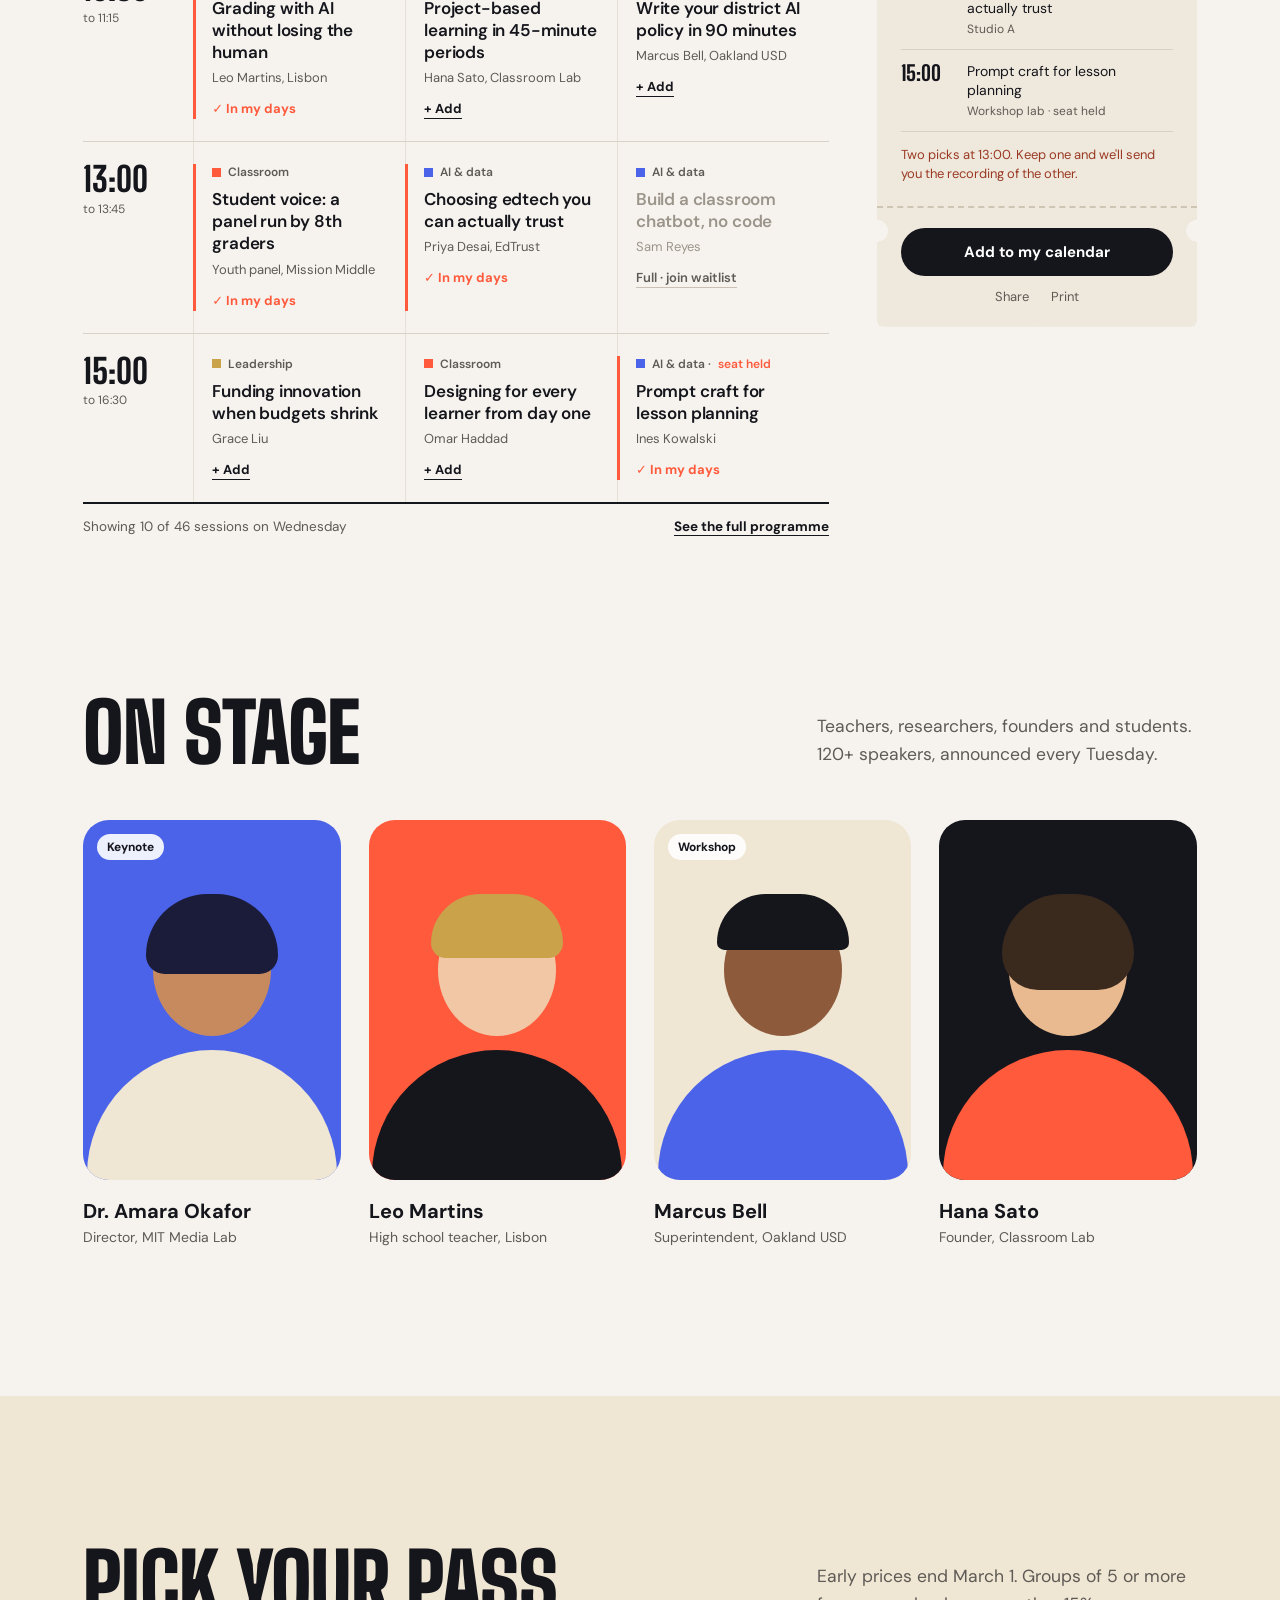
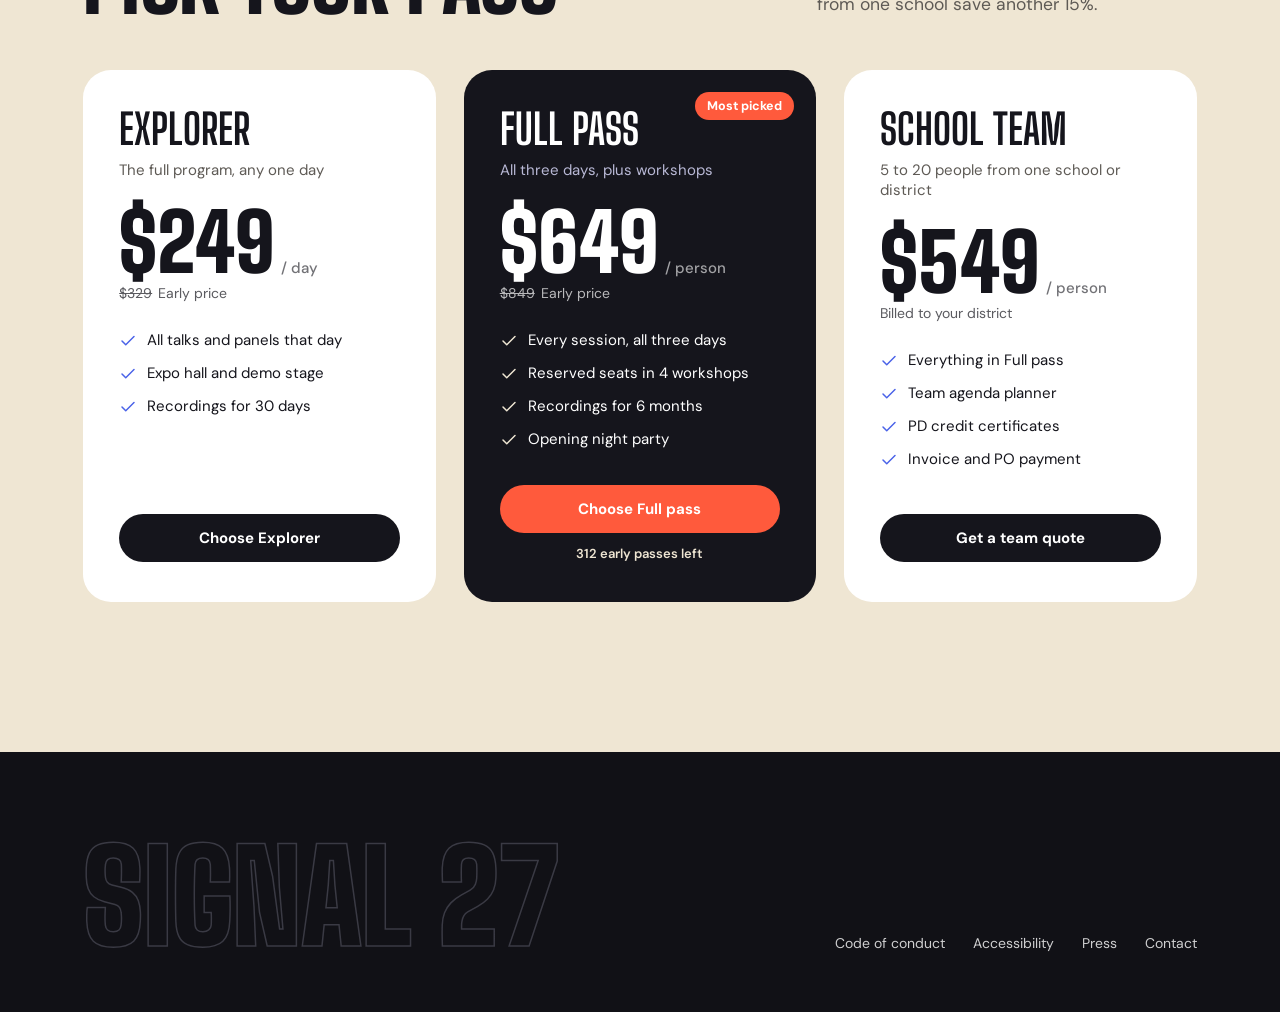
<file: work/signal-event.html>
<!doctype html>
<html lang="en">
<head>
<meta charset="utf-8">
<meta name="viewport" content="width=device-width, initial-scale=1">
<title>Signal 27 — June 9–11, San Francisco</title>
<link rel="preconnect" href="https://fonts.googleapis.com">
<link href="https://fonts.googleapis.com/css2?family=Big+Shoulders+Display:wght@700;800;900&family=DM+Sans:opsz,wght@9..40,400;9..40,500;9..40,600;9..40,700&display=swap" rel="stylesheet">
<style>
:root{
  --night:#111116; --cobalt:#4A63E8; --cobalt-d:#2B3FA8; --pink:#FF5A3C; --butter:#EFE6D3; --paper:#F6F3EE;
  --ink:#15151C; --ink2:#5E5A55; --line:#E4E4EC; --mint:#2ED3A0;
}
*{box-sizing:border-box}
html,body{margin:0;background:var(--paper)}
body{font-family:"DM Sans",system-ui,sans-serif;color:var(--ink);font-size:15px;-webkit-font-smoothing:antialiased}
.disp{font-family:"Big Shoulders Display",sans-serif;font-weight:900;letter-spacing:-.01em;line-height:.86;text-transform:uppercase}
svg.i{width:18px;height:18px;fill:none;stroke:currentColor;stroke-width:2;stroke-linecap:round;stroke-linejoin:round;flex:none}
.page{width:100%;min-width:1280px;margin:0 auto;overflow:hidden}
.wrap{padding:0 56px}
.btn{height:48px;padding:0 22px;border-radius:99px;border:0;font:700 15px "DM Sans";display:inline-flex;align-items:center;gap:10px}
.btn.pink{background:var(--pink);color:#fff}
.btn.ink{background:var(--ink);color:#fff}
.btn.ghost{background:transparent;color:#fff;box-shadow:inset 0 0 0 2px rgba(255,255,255,.5)}

/* hero */
.hero{background:radial-gradient(900px 500px at 88% 8%,rgba(255,90,60,.16),transparent 60%),var(--night);color:#F5F1EA;position:relative;padding-bottom:0}
.nav{display:flex;align-items:center;gap:36px;height:84px}
.brand{font-family:"Big Shoulders Display";font-weight:900;font-size:30px;letter-spacing:.01em;display:flex;align-items:center;gap:10px}
.brand i{width:26px;height:26px;border-radius:50%;background:var(--butter);position:relative;display:block}
.brand i::after{content:"";position:absolute;inset:7px;border-radius:50%;background:var(--night)}
.nav a{color:#fff;opacity:.85;text-decoration:none;font-weight:500}
.nav .sp{flex:1}
.big{font-size:min(366px,calc((100vw - 112px)*.2756));color:var(--butter);margin:18px 0 0 -10px;white-space:nowrap;display:flex;align-items:flex-end;gap:28px}
.big .yr{color:var(--pink);font-size:min(366px,calc((100vw - 112px)*.2756))}
.info{display:grid;grid-template-columns:1.05fr 1fr 1.25fr auto;gap:40px;align-items:end;padding:34px 0 40px;border-top:2px solid rgba(255,255,255,.25);margin-top:26px}
.info .k{font-size:13px;opacity:.7;margin-bottom:6px}
.info .v{font-family:"Big Shoulders Display";font-weight:800;font-size:38px;line-height:1;text-transform:uppercase}
.info p{margin:0;font-size:17px;line-height:1.45;opacity:.92;max-width:360px}
.cta{display:flex;flex-direction:column;gap:10px;align-items:flex-end}
.count{display:flex;gap:6px}
.count div{background:rgba(255,255,255,.12);border-radius:10px;padding:6px 10px;text-align:center;min-width:56px}
.count b{display:block;font-family:"Big Shoulders Display";font-size:26px;line-height:1}
.count small{font-size:11px;opacity:.75}

/* marquee */
.marq{background:var(--pink);color:#fff;display:flex;gap:40px;white-space:nowrap;padding:16px 0;font-family:"Big Shoulders Display";font-weight:800;font-size:34px;text-transform:uppercase;transform:rotate(-1.2deg);margin:-14px -20px 0;position:relative;z-index:2}
.marq span{display:flex;align-items:center;gap:40px}
.marq span::after{content:"";width:14px;height:14px;background:var(--butter);border-radius:50%}

/* agenda */
.agenda{padding:110px 0 90px}
.sh{display:flex;align-items:flex-end;justify-content:space-between;margin-bottom:34px}
.sh h2{font-size:120px;margin:0}
.sh p{margin:0;max-width:400px;color:var(--ink2);font-size:17px;line-height:1.5}
.ag{display:grid;grid-template-columns:minmax(0,1fr) 360px;gap:28px}
.ctrl{display:flex;align-items:center;gap:12px;margin-bottom:18px}
.days{display:flex;background:#fff;border:1px solid var(--line);border-radius:99px;padding:4px}
.days span{padding:9px 18px;border-radius:99px;font-weight:600;color:var(--ink2);font-size:14px}
.days span b{font-weight:700}
.days span.on{background:var(--ink);color:#fff}
.tracks{display:flex;gap:8px;margin-left:auto}
.tr{display:flex;align-items:center;gap:7px;font-size:13.5px;font-weight:600;padding:8px 12px;border-radius:99px;border:1px solid var(--line);background:#fff}
.tr i{width:10px;height:10px;border-radius:3px;display:block}
.tr.off{opacity:.45}
.sched{background:#fff;border:1px solid var(--line);border-radius:22px;overflow:hidden}
.rooms{display:grid;grid-template-columns:84px repeat(3,1fr);border-bottom:1px solid var(--line);font-size:13px;font-weight:700;color:var(--ink2)}
.rooms div{padding:12px 14px;border-left:1px solid var(--line)}.rooms div:first-child{border-left:0}
.row{display:grid;grid-template-columns:84px repeat(3,1fr);border-bottom:1px solid var(--line)}
.row:last-child{border-bottom:0}
.row .t{padding:14px;font-family:"Big Shoulders Display";font-weight:800;font-size:22px;color:var(--ink2)}
.row .c{padding:8px;border-left:1px solid var(--line)}
.s{border-radius:14px;padding:12px 12px 12px 14px;position:relative;height:100%;min-height:104px;display:flex;flex-direction:column}
.s .tk{font-size:12px;font-weight:700;opacity:.8}
.s h4{margin:5px 0 8px;font-size:15.5px;line-height:1.25;font-weight:700;padding-right:30px}
.s .who{margin-top:auto;display:flex;align-items:center;gap:7px;font-size:12.5px;opacity:.85}
.s .who i{width:20px;height:20px;border-radius:50%;display:block;background:rgba(0,0,0,.18)}
.add{position:absolute;top:10px;right:10px;width:28px;height:28px;border-radius:50%;display:grid;place-items:center;background:rgba(255,255,255,.6);color:var(--ink)}
.s.in .add{background:var(--ink);color:#fff}
.s.in{box-shadow:inset 0 0 0 2.5px var(--ink)}
.t-ai{background:#E6E9F8;color:#2B3FA8}
.t-cl{background:#FBE4DC;color:#A8361F}
.t-ld{background:#F0E8D5;color:#6B5420}
.t-br{background:var(--ink);color:#fff}
.t-br .tk{opacity:.6}
.full{font-size:11.5px;font-weight:700;background:rgba(0,0,0,.08);border-radius:6px;padding:2px 6px;margin-left:6px}

.mine{background:var(--ink);color:#fff;border-radius:22px;padding:22px;align-self:start}
.mine h3{margin:0;font-family:"Big Shoulders Display";font-size:42px;text-transform:uppercase;line-height:.95}
.mine .sub{font-size:13.5px;opacity:.65;margin:6px 0 16px}
.mi{display:flex;gap:12px;padding:12px 0;border-top:1px solid rgba(255,255,255,.12)}
.mi .tm{font-family:"Big Shoulders Display";font-weight:800;font-size:20px;width:54px;flex:none;color:var(--butter)}
.mi b{display:block;font-size:14px;line-height:1.3}
.mi small{font-size:12.5px;opacity:.6}
.warn{display:flex;gap:10px;background:rgba(255,61,110,.16);color:#FFC9BC;border-radius:12px;padding:10px 12px;font-size:13px;line-height:1.4;margin:6px 0 16px}
.mine .btn{width:100%;justify-content:center;background:var(--butter);color:var(--ink)}
.mine .ln{display:flex;justify-content:center;gap:18px;margin-top:12px;font-size:13px;opacity:.75}

/* speakers */
.spk{padding:0 0 100px}
.sg{display:grid;grid-template-columns:repeat(4,1fr);gap:20px}
.sp-card .ph{height:300px;border-radius:22px;position:relative;overflow:hidden}
.ph .head{position:absolute;width:118px;height:132px;border-radius:50%;left:50%;top:62px;transform:translateX(-50%)}
.ph .body{position:absolute;width:250px;height:200px;border-radius:125px 125px 0 0;left:50%;bottom:-70px;transform:translateX(-50%)}
.ph .hair{position:absolute;width:132px;height:80px;border-radius:66px 66px 20px 20px;left:50%;top:52px;transform:translateX(-50%)}
.ph .tagk{position:absolute;left:14px;top:14px;font-size:12px;font-weight:700;background:rgba(255,255,255,.9);color:var(--ink);border-radius:99px;padding:5px 10px}
.sp-card h4{margin:14px 0 2px;font-size:19px;font-weight:700}
.sp-card p{margin:0;color:var(--ink2);font-size:14px}

/* tickets */
.tix{background:var(--butter);padding:100px 0}
.tix .sh h2{color:var(--ink)}
.tg{display:grid;grid-template-columns:repeat(3,1fr);gap:20px}
.tk-c{background:#fff;border-radius:24px;padding:28px;position:relative;display:flex;flex-direction:column}
.tk-c.hot{background:var(--ink);color:#fff}
.tk-c h3{margin:0;font-family:"Big Shoulders Display";font-size:44px;text-transform:uppercase;line-height:.95}
.tk-c .d{color:var(--ink2);margin:8px 0 18px;font-size:15px}
.tk-c.hot .d{color:#B9B9D6}
.price{font-family:"Big Shoulders Display";font-weight:900;font-size:84px;line-height:.9}
.price small{font-family:"DM Sans";font-size:15px;font-weight:500;opacity:.6;margin-left:6px}
.was{font-size:14px;margin-top:6px;opacity:.7}
.was s{margin-right:6px}
.tk-c ul{list-style:none;padding:0;margin:22px 0 26px;display:flex;flex-direction:column;gap:10px}
.tk-c li{display:flex;gap:10px;font-size:15px}
.tk-c li svg{color:var(--cobalt);margin-top:2px}
.tk-c.hot li svg{color:var(--butter)}
.tk-c .btn{margin-top:auto;justify-content:center}
.ribbon{position:absolute;top:22px;right:22px;background:var(--pink);color:#fff;font-size:12.5px;font-weight:700;border-radius:99px;padding:6px 12px}
.left{font-size:13px;font-weight:600;color:var(--pink);margin-top:12px;text-align:center}

.foot{background:var(--night);color:#fff;padding:56px 0 44px}
.fr{display:flex;align-items:flex-end;justify-content:space-between}
.foot .disp{font-size:150px;color:transparent;-webkit-text-stroke:1.5px #3A3A44}
.foot nav{display:flex;gap:28px;opacity:.8;font-size:14px}

/* ---- proportion pass ---- */
.wrap{padding:0 clamp(64px,6.5vw,120px);max-width:1680px;margin:0 auto}
.nav{height:92px}
.big{font-size:min(300px,calc((100vw - 2*clamp(64px,6.5vw,120px))*.235));margin:44px 0 0 -8px;gap:3vw;line-height:.82}
.big .yr{font-size:inherit}
.info{display:grid;grid-template-columns:minmax(0,1.35fr) minmax(0,1fr);gap:72px;align-items:end;padding:44px 0 92px;margin-top:48px;border-top:1px solid rgba(245,241,234,.18)}
.facts{display:grid;grid-template-columns:auto auto;justify-content:start;gap:64px}
.info .k{font-size:12.5px;letter-spacing:.04em;opacity:.6;margin-bottom:10px}
.info .v{font-size:34px;white-space:nowrap}
.count{display:flex;gap:6px}
.count div{background:rgba(255,255,255,.08);border-radius:10px;padding:5px 10px;min-width:54px;text-align:center}
.count b{font-size:24px}
.pitch p{margin:0 0 22px;font-size:18px;line-height:1.55;opacity:.85;max-width:440px}
.cbtns{display:flex;gap:12px}
.marq{font-size:28px;padding:18px 0;gap:48px}
.marq span{gap:48px}
.agenda{padding:170px 0 130px}
.sh{margin-bottom:52px;gap:60px}
.sh h2{font-size:clamp(72px,6.4vw,104px);line-height:.88}
.sh p{font-size:17.5px;line-height:1.6;max-width:380px}
.ag{grid-template-columns:minmax(0,1fr) 380px;gap:36px}
.ctrl{margin-bottom:22px}
.row .t{padding:18px 16px;font-size:22px}
.row .c{padding:10px}
.s{min-height:124px;padding:14px 14px 14px 16px}
.s h4{font-size:16px;margin:6px 0 12px}
.mine{padding:28px}
.mine h3{font-size:40px}
.mi{padding:14px 0}
.spk{padding:30px 0 150px}
.sg{gap:28px}
.sp-card .ph{height:360px;border-radius:26px}
.ph .head{top:84px}.ph .hair{top:74px}
.sp-card h4{margin:18px 0 4px;font-size:20px}
.tix{padding:150px 0}
.tg{gap:28px}
.tk-c{padding:40px 36px;border-radius:28px}
.tk-c h3{font-size:42px}
.tk-c .d{margin:10px 0 26px}
.price{font-size:80px}
.tk-c ul{margin:28px 0 36px;gap:13px}
.foot{padding:90px 0 60px}
.foot .disp{font-size:clamp(110px,10vw,160px)}
.big{justify-content:space-between;margin-right:-6px}
.doors{display:flex;align-items:center;gap:8px;margin-top:18px;font-size:13.5px;opacity:.7}
.doors i{width:7px;height:7px;border-radius:50%;background:var(--pink);box-shadow:0 0 0 4px rgba(255,90,60,.2)}
.doors b{font-weight:600}
.ag{grid-template-columns:minmax(0,1fr) 340px;gap:32px}
.info{grid-template-columns:minmax(0,1fr) auto;row-gap:40px;padding-top:36px}
.info .lede{grid-column:1/-1;margin:0;font-size:clamp(18px,1.62vw,30px);line-height:1.3;white-space:nowrap;letter-spacing:-.01em;opacity:.9;max-width:none}
.pitch{display:flex;flex-direction:column;align-items:flex-end}
.doors{justify-content:flex-end}

/* ---- programme-style agenda ---- */
.ag{grid-template-columns:minmax(0,1fr) 320px;gap:48px;align-items:start}
.pbar{display:flex;align-items:flex-end;justify-content:space-between;gap:24px;border-bottom:2px solid var(--ink);padding-bottom:14px}
.dtabs{display:flex;gap:28px}
.dtabs span{font-family:"Big Shoulders Display";font-weight:800;font-size:34px;text-transform:uppercase;line-height:1;color:#B9B2A8;position:relative;padding-bottom:4px}
.dtabs span.on{color:var(--ink)}
.dtabs span.on::after{content:"";position:absolute;left:0;right:0;bottom:-16px;height:4px;background:var(--pink)}
.flt{display:flex;gap:16px;align-items:center;font-size:13.5px;color:var(--ink2)}
.flt .f{display:inline-flex;align-items:center;gap:7px;font-weight:600;color:var(--ink)}
.flt .f i{width:10px;height:10px;display:block}
.flt .f:not(.on){color:#B9B2A8;text-decoration:line-through}
.flt .f:not(.on) i{opacity:.35}
.rooms{display:grid;grid-template-columns:110px repeat(3,minmax(0,1fr));font-size:12.5px;font-weight:600;color:var(--ink2);padding:14px 0 10px}
.rooms span{padding-left:18px}
.trow{display:grid;grid-template-columns:110px repeat(3,minmax(0,1fr));border-top:1px solid #D9D2C7}
.tm{padding:22px 0}
.tm b{display:block;font-family:"Big Shoulders Display";font-weight:800;font-size:34px;line-height:.9}
.tm span{display:block;font-size:12px;color:var(--ink2);margin-top:6px}
.se{padding:22px 18px 22px;border-left:1px solid #E6E0D6;position:relative;display:flex;flex-direction:column}
.se.wide{grid-column:span 3}
.se .tk{display:flex;align-items:center;gap:7px;font-size:12px;font-weight:600;color:var(--ink2)}
.se .tk i{width:9px;height:9px;display:block}
.se .tk em{font-style:normal;color:var(--pink)}
.se h4{margin:8px 0 6px;font-size:17px;line-height:1.3;font-weight:600;letter-spacing:-.01em;max-width:28ch}
.se.wide h4{font-family:"Big Shoulders Display";font-weight:800;font-size:40px;line-height:.95;text-transform:uppercase;letter-spacing:0;max-width:24ch}
.se .by{font-size:13px;color:var(--ink2)}
.act{margin-top:14px;font-size:13px;font-weight:700;color:var(--ink);align-self:flex-start;border-bottom:1.5px solid var(--ink);padding-bottom:1px}
.act.in{color:var(--pink);border-color:transparent}
.act.in::before{content:"✓ "}
.act.isfull{color:var(--ink2);font-weight:600;border-color:#C9C1B5}
.se.in::before{content:"";position:absolute;left:-1px;top:22px;bottom:22px;width:3px;background:var(--pink)}
.se.isfull h4,.se.isfull .by{color:#9C958B}
.pfoot{display:flex;justify-content:space-between;border-top:2px solid var(--ink);padding-top:14px;font-size:13.5px;color:var(--ink2)}
.pfoot a{color:var(--ink);font-weight:700;text-decoration:none;border-bottom:1.5px solid var(--ink)}

.stub{position:sticky;top:24px;background:#EFE8DC;border-radius:6px;padding:26px 24px 22px;-webkit-mask:radial-gradient(circle 11px at 0 calc(100% - 96px),#0000 98%,#000) left/51% 100% no-repeat,radial-gradient(circle 11px at 100% calc(100% - 96px),#0000 98%,#000) right/51% 100% no-repeat}
.sth span{font-size:12.5px;font-weight:600;color:var(--ink2)}
.sth b{display:block;font-size:38px;line-height:.95;text-transform:uppercase;margin-top:4px}
.stub ol{list-style:none;margin:18px 0 0;padding:0;border-top:2px solid var(--ink)}
.stub li{display:grid;grid-template-columns:58px 1fr;gap:8px;padding:12px 0;border-bottom:1px solid #D9D0C2;font-size:14px;line-height:1.35}
.stub li b{font-family:"Big Shoulders Display";font-weight:800;font-size:21px;line-height:1}
.stub li small{display:block;font-size:12px;color:var(--ink2);margin-top:3px}
.stub li.clash b{color:var(--pink)}
.cl{margin:14px 0 0;font-size:13px;line-height:1.45;color:#9A3A24}
.perf{margin:22px -24px 20px;border-top:2px dashed #CFC5B5}
.sbtn{width:100%;justify-content:center;background:var(--ink);color:#fff}
.sl{display:flex;justify-content:center;gap:22px;margin-top:12px;font-size:13px}
.sl a{color:var(--ink2);text-decoration:none}
/* ---- tighter hero ---- */
.nav{height:80px}
.big{font-size:min(240px,calc((100vw - 2*clamp(64px,6.5vw,120px))*.19));margin-top:20px;line-height:.8}
.info{margin-top:30px;padding:26px 0 60px;row-gap:26px}
.info .lede{font-size:clamp(17px,1.45vw,26px)}
.info .v{font-size:28px}
.info .k{margin-bottom:6px}
.doors{margin-top:12px}
.big{justify-content:flex-start;gap:.22em}
/* ---- hero fills the viewport, content anchored low ---- */
.hero{min-height:calc(100vh - 46px);min-height:calc(100svh - 46px);display:flex;flex-direction:column}
.hero>.wrap{flex:1;display:flex;flex-direction:column;width:100%}
.hero .big{margin-top:auto;padding-top:40px;font-size:min(300px,calc((100vw - 2*clamp(64px,6.5vw,120px))*.215),34vh)}
.hero .info{margin-top:34px;padding:28px 0 72px}
.topline{display:flex;justify-content:space-between;gap:24px;padding:22px 0 0;margin-top:6px;border-top:1px solid rgba(245,241,234,.14);font-size:13px;color:rgba(245,241,234,.62)}
.topline span:nth-child(2){text-align:center}
.hero .big{font-size:min(400px,calc((100vw - 2*clamp(64px,6.5vw,120px))*.262),44vh);justify-content:space-between;gap:0}
/* ---- readable fine print ---- */
.topline{font-size:15px;font-weight:500;color:rgba(245,241,234,.86);padding-top:20px}
.topline span:last-child{color:var(--pink);font-weight:600}
.info .k{font-size:14px;font-weight:500;opacity:.78;letter-spacing:0;margin-bottom:8px}
.doors{font-size:15px;opacity:.88}
.info .lede{opacity:1}
</style>
</head>
<body>
<div class="page">
  <section class="hero">
    <div class="wrap">
      <div class="nav">
        <div class="brand"><i></i>SIGNAL</div>
        <a href="#">Program</a><a href="#">Speakers</a><a href="#">Workshops</a><a href="#">Venue</a><a href="#">Sponsor</a>
        <span class="sp"></span>
        <a href="#">Sign in</a>
        <button class="btn pink" style="height:42px">Get tickets</button>
      </div>
      <div class="topline"><span>Edition nine</span><span>The conference for people who teach, train and build learning</span><span>Early passes on sale now</span></div>
      <div class="big disp"><span>Signal</span><span class="yr">27</span></div>
      <div class="info">
        <p class="lede">Three days, 140 sessions and 4,000 people rethinking how the world learns, from classrooms to boardrooms.</p>
        <div class="facts">
          <div><div class="k">When</div><div class="v">June 9–11, 2027</div></div>
          <div><div class="k">Where</div><div class="v">Pier 27, San Francisco</div></div>
        </div>
        <div class="pitch">
          <div class="cbtns"><button class="btn pink">Get tickets</button><button class="btn ghost">Watch 2026 recap</button></div>
          <div class="doors"><i></i><span>Doors open in <b>201 days</b> · early passes end March 1</span></div>
        </div>
      </div>
    </div>
  </section>

  <div class="marq"><span>AI in the classroom</span><span>Learning design</span><span>Leadership</span><span>Equity &amp; access</span><span>EdTech that works</span><span>Assessment</span><span>AI in the classroom</span><span>Learning design</span></div>

  <section class="agenda">
    <div class="wrap">
      <div class="sh"><h2 class="disp">Build your days</h2><p>Pick sessions as you browse. We'll flag clashes, hold your seat in workshops and send it all to your calendar.</p></div>
      <div class="ag">
        <div class="prog">
          <div class="pbar">
            <div class="dtabs"><span class="on">Wed 9</span><span>Thu 10</span><span>Fri 11</span></div>
            <div class="flt"><span>Show</span><span class="f on"><i style="background:#4A63E8"></i>AI &amp; data</span><span class="f on"><i style="background:var(--pink)"></i>Classroom</span><span class="f on"><i style="background:#C9A24A"></i>Leadership</span><span class="f"><i style="background:var(--mint)"></i>Research</span></div>
          </div>
          <div class="rooms"><span></span><span>Main stage</span><span>Studio A</span><span>Workshop lab</span></div>
          <div class="trow key"><div class="tm"><b>9:00</b><span>to 10:00</span></div><div class="se in wide"><div class="tk">Opening keynote · Main stage</div><h4>What students will need in 2035, and what we can stop teaching</h4><div class="by">Dr. Amara Okafor, MIT Media Lab</div><span class="act in">In my days</span></div></div>
          <div class="trow"><div class="tm"><b>10:30</b><span>to 11:15</span></div><div class="se in"><div class="tk"><i style="background:#4A63E8"></i>AI &amp; data</div><h4>Grading with AI without losing the human</h4><div class="by">Leo Martins, Lisbon</div><span class="act in">In my days</span></div><div class="se "><div class="tk"><i style="background:var(--pink)"></i>Classroom</div><h4>Project-based learning in 45-minute periods</h4><div class="by">Hana Sato, Classroom Lab</div><span class="act">+ Add</span></div><div class="se "><div class="tk"><i style="background:#C9A24A"></i>Leadership · <em>6 seats left</em></div><h4>Write your district AI policy in 90 minutes</h4><div class="by">Marcus Bell, Oakland USD</div><span class="act">+ Add</span></div></div><div class="trow"><div class="tm"><b>13:00</b><span>to 13:45</span></div><div class="se in"><div class="tk"><i style="background:var(--pink)"></i>Classroom</div><h4>Student voice: a panel run by 8th graders</h4><div class="by">Youth panel, Mission Middle</div><span class="act in">In my days</span></div><div class="se in"><div class="tk"><i style="background:#4A63E8"></i>AI &amp; data</div><h4>Choosing edtech you can actually trust</h4><div class="by">Priya Desai, EdTrust</div><span class="act in">In my days</span></div><div class="se isfull"><div class="tk"><i style="background:#4A63E8"></i>AI &amp; data</div><h4>Build a classroom chatbot, no code</h4><div class="by">Sam Reyes</div><span class="act isfull">Full · join waitlist</span></div></div><div class="trow"><div class="tm"><b>15:00</b><span>to 16:30</span></div><div class="se "><div class="tk"><i style="background:#C9A24A"></i>Leadership</div><h4>Funding innovation when budgets shrink</h4><div class="by">Grace Liu</div><span class="act">+ Add</span></div><div class="se "><div class="tk"><i style="background:var(--pink)"></i>Classroom</div><h4>Designing for every learner from day one</h4><div class="by">Omar Haddad</div><span class="act">+ Add</span></div><div class="se in"><div class="tk"><i style="background:#4A63E8"></i>AI &amp; data · <em>seat held</em></div><h4>Prompt craft for lesson planning</h4><div class="by">Ines Kowalski</div><span class="act in">In my days</span></div></div>
          <div class="pfoot"><span>Showing 10 of 46 sessions on Wednesday</span><a href="#">See the full programme</a></div>
        </div>

        <aside class="stub">
          <div class="sth"><span>Your days</span><b class="disp">Wed 9 June</b></div>
          <ol>
            <li><b>9:00</b><div>What students will need in 2035<small>Main stage</small></div></li>
            <li><b>10:30</b><div>Grading with AI without losing the human<small>Main stage</small></div></li>
            <li class="clash"><b>13:00</b><div>Student voice: a panel run by 8th graders<small>Main stage</small></div></li>
            <li class="clash"><b>13:00</b><div>Choosing edtech you can actually trust<small>Studio A</small></div></li>
            <li><b>15:00</b><div>Prompt craft for lesson planning<small>Workshop lab · seat held</small></div></li>
          </ol>
          <p class="cl">Two picks at 13:00. Keep one and we'll send you the recording of the other.</p>
          <div class="perf"></div>
          <button class="btn sbtn">Add to my calendar</button>
          <div class="sl"><a href="#">Share</a><a href="#">Print</a></div>
        </aside>
      </div>
    </div>
  </section>

  <section class="spk">
    <div class="wrap">
      <div class="sh"><h2 class="disp">On stage</h2><p>Teachers, researchers, founders and students. 120+ speakers, announced every Tuesday.</p></div>
      <div class="sg">
        <div class="sp-card"><div class="ph" style="background:var(--cobalt)"><span class="tagk">Keynote</span><div class="body" style="background:var(--butter)"></div><div class="head" style="background:#C68A5E"></div><div class="hair" style="background:#1B1B3A"></div></div><h4>Dr. Amara Okafor</h4><p>Director, MIT Media Lab</p></div>
        <div class="sp-card"><div class="ph" style="background:var(--pink)"><div class="body" style="background:var(--ink)"></div><div class="head" style="background:#F1C7A5"></div><div class="hair" style="background:#C9A24A;height:64px"></div></div><h4>Leo Martins</h4><p>High school teacher, Lisbon</p></div>
        <div class="sp-card"><div class="ph" style="background:var(--butter)"><span class="tagk">Workshop</span><div class="body" style="background:var(--cobalt)"></div><div class="head" style="background:#8D5A3B"></div><div class="hair" style="background:var(--ink);height:56px;border-radius:66px 66px 10px 10px"></div></div><h4>Marcus Bell</h4><p>Superintendent, Oakland USD</p></div>
        <div class="sp-card"><div class="ph" style="background:var(--ink)"><div class="body" style="background:var(--pink)"></div><div class="head" style="background:#E9B98F"></div><div class="hair" style="background:#3A2A1E;height:96px;border-radius:66px 66px 40px 40px"></div></div><h4>Hana Sato</h4><p>Founder, Classroom Lab</p></div>
      </div>
    </div>
  </section>

  <section class="tix">
    <div class="wrap">
      <div class="sh"><h2 class="disp">Pick your pass</h2><p>Early prices end March 1. Groups of 5 or more from one school save another 15%.</p></div>
      <div class="tg">
        <div class="tk-c"><h3>Explorer</h3><div class="d">The full program, any one day</div><div class="price">$249<small>/ day</small></div><div class="was"><s>$329</s>Early price</div>
          <ul><li><svg class="i" viewBox="0 0 24 24"><path d="M20 6 9 17l-5-5"/></svg>All talks and panels that day</li><li><svg class="i" viewBox="0 0 24 24"><path d="M20 6 9 17l-5-5"/></svg>Expo hall and demo stage</li><li><svg class="i" viewBox="0 0 24 24"><path d="M20 6 9 17l-5-5"/></svg>Recordings for 30 days</li></ul>
          <button class="btn ink">Choose Explorer</button></div>
        <div class="tk-c hot"><span class="ribbon">Most picked</span><h3>Full pass</h3><div class="d">All three days, plus workshops</div><div class="price">$649<small>/ person</small></div><div class="was"><s>$849</s>Early price</div>
          <ul><li><svg class="i" viewBox="0 0 24 24"><path d="M20 6 9 17l-5-5"/></svg>Every session, all three days</li><li><svg class="i" viewBox="0 0 24 24"><path d="M20 6 9 17l-5-5"/></svg>Reserved seats in 4 workshops</li><li><svg class="i" viewBox="0 0 24 24"><path d="M20 6 9 17l-5-5"/></svg>Recordings for 6 months</li><li><svg class="i" viewBox="0 0 24 24"><path d="M20 6 9 17l-5-5"/></svg>Opening night party</li></ul>
          <button class="btn pink">Choose Full pass</button><div class="left" style="color:var(--butter)">312 early passes left</div></div>
        <div class="tk-c"><h3>School team</h3><div class="d">5 to 20 people from one school or district</div><div class="price">$549<small>/ person</small></div><div class="was">Billed to your district</div>
          <ul><li><svg class="i" viewBox="0 0 24 24"><path d="M20 6 9 17l-5-5"/></svg>Everything in Full pass</li><li><svg class="i" viewBox="0 0 24 24"><path d="M20 6 9 17l-5-5"/></svg>Team agenda planner</li><li><svg class="i" viewBox="0 0 24 24"><path d="M20 6 9 17l-5-5"/></svg>PD credit certificates</li><li><svg class="i" viewBox="0 0 24 24"><path d="M20 6 9 17l-5-5"/></svg>Invoice and PO payment</li></ul>
          <button class="btn ink">Get a team quote</button></div>
      </div>
    </div>
  </section>

  <footer class="foot">
    <div class="wrap fr"><div class="disp">Signal 27</div><nav><a>Code of conduct</a><a>Accessibility</a><a>Press</a><a>Contact</a></nav></div>
  </footer>
</div>
</body>
</html>
</file>
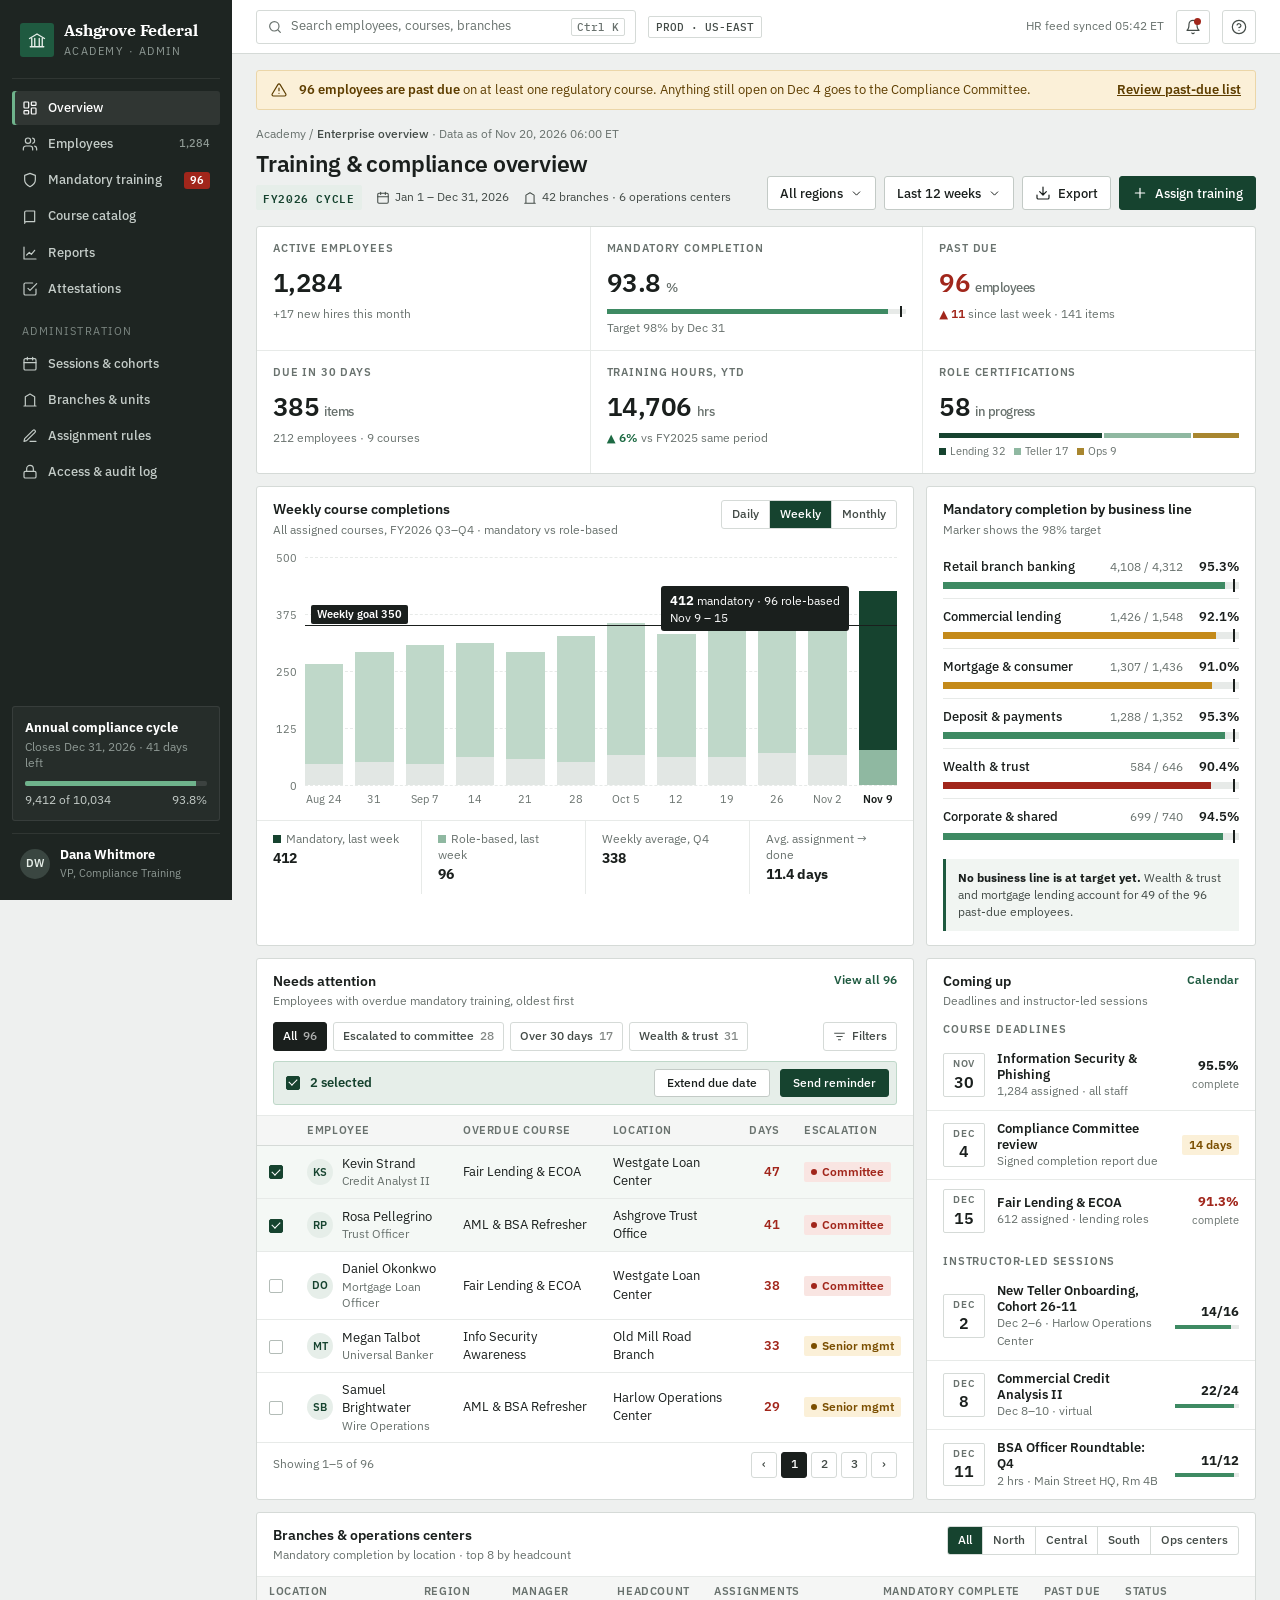
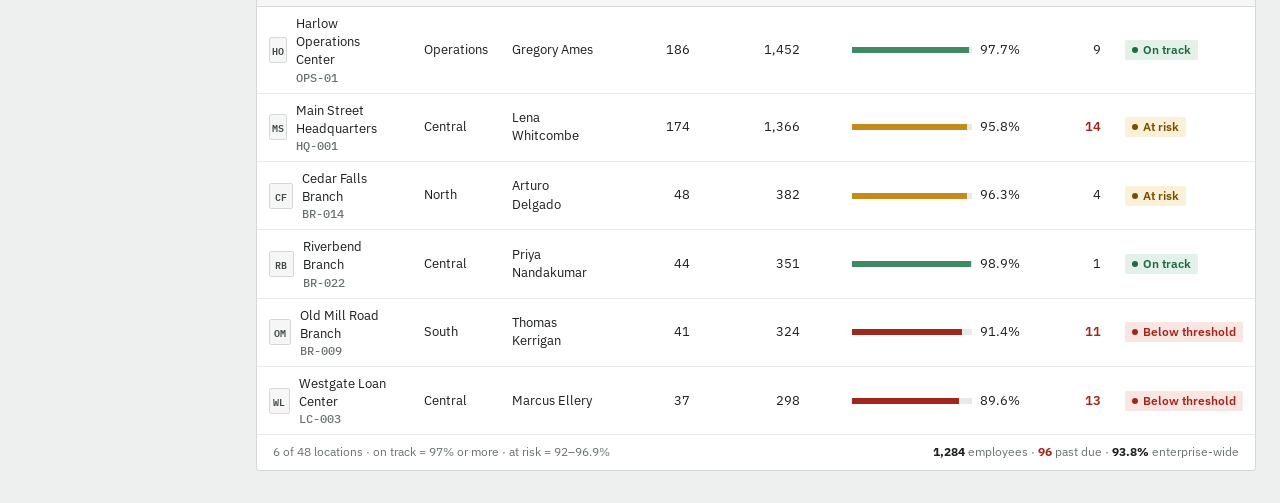
<file: work/training-dashboard.html>
<!doctype html>
<html lang="en">
<head>
<meta charset="utf-8">
<meta name="viewport" content="width=device-width, initial-scale=1">
<title>Ashgrove Federal Academy — Training & compliance</title>
<link rel="preconnect" href="https://fonts.googleapis.com">
<link href="https://fonts.googleapis.com/css2?family=IBM+Plex+Sans:wght@400;500;600;700&family=IBM+Plex+Serif:wght@600&family=IBM+Plex+Mono:wght@500&display=swap" rel="stylesheet">
<style>
:root{
  --green:#16432F; --green2:#1F5A40; --greenl:#2F7A57; --green-bar:#3E8A63; --green-pale:#BFD8C9; --sage:#E6EEE9; --sage2:#F1F5F2;
  --side:#1E2522; --bg:#EEF0EF; --surface:#FFFFFF; --line:#D5DAD7; --line2:#E7EAE8; --head:#F5F6F5;
  --ink:#1A1F1D; --ink2:#434B47; --ink3:#69726E;
  --good:#1D6A43; --goodbg:#E3F1E8; --warn:#7A4E00; --warnbg:#FBF0D8; --amber:#C48A1A; --bad:#A1261B; --badbg:#F9E5E2; --gold:#A8862F;
}
*{box-sizing:border-box}
html,body{margin:0;background:var(--bg)}
body{font-family:"IBM Plex Sans",system-ui,sans-serif;color:var(--ink);font-size:13px;line-height:1.4;-webkit-font-smoothing:antialiased}
svg.i{width:16px;height:16px;fill:none;stroke:currentColor;stroke-width:1.8;stroke-linecap:round;stroke-linejoin:round;flex:none}
.num{font-variant-numeric:tabular-nums}
.mono{font-family:"IBM Plex Mono",monospace}
.app{display:flex;width:100%;min-width:1280px;min-height:100vh;align-items:flex-start}

/* sidebar */
.side{width:232px;flex:none;background:var(--side);color:#C4CCC8;padding:18px 12px;display:flex;flex-direction:column;gap:2px;position:sticky;top:0;height:100vh;overflow-y:auto}
.brand{display:flex;align-items:center;gap:10px;padding:2px 8px 18px;border-bottom:1px solid rgba(255,255,255,.08);margin-bottom:10px}
.brand .m{width:34px;height:34px;border-radius:3px;background:var(--green2);display:grid;place-items:center;color:#E6EEE9}
.brand b{display:block;font-family:"IBM Plex Serif",serif;font-size:15.5px;color:#fff;letter-spacing:-.01em}
.brand span{font-size:10.5px;letter-spacing:.14em;color:#8E9994}
.side a{display:flex;align-items:center;gap:10px;padding:8px 10px;border-radius:3px;color:#C4CCC8;text-decoration:none;font-weight:500}
.side a.on{background:rgba(255,255,255,.08);color:#fff;box-shadow:inset 3px 0 0 #6FB38C}
.side a .c{margin-left:auto;font-size:11px;color:#8E9994}
.side a .c.r{background:var(--bad);color:#fff;border-radius:3px;padding:1px 6px;font-weight:600}
.grp{font-size:10.5px;letter-spacing:.14em;color:#7D8883;padding:16px 10px 6px}
.sidecard{margin-top:auto;background:rgba(255,255,255,.04);border:1px solid rgba(255,255,255,.08);border-radius:3px;padding:12px;color:#C4CCC8}
.sidecard b{display:block;color:#fff;font-size:13px}
.sidecard small{display:block;color:#8E9994;font-size:11.5px;margin-top:2px}
.sidecard .pb{height:5px;border-radius:2px;background:rgba(255,255,255,.1);margin:10px 0 6px;overflow:hidden}
.sidecard .pb span{display:block;height:100%;width:93.8%;background:#6FB38C}
.sidecard .r{display:flex;justify-content:space-between;font-size:11.5px}
.me{display:flex;align-items:center;gap:10px;padding:12px 8px 0;margin-top:10px;border-top:1px solid rgba(255,255,255,.08)}
.av{width:30px;height:30px;border-radius:50%;background:#3A4641;color:#E6EEE9;display:grid;place-items:center;font-weight:600;font-size:11px;flex:none}
.me b{display:block;color:#fff;font-size:12.5px}.me span{font-size:11px;color:#8E9994}

/* top bar */
.main{flex:1;min-width:0}
.top{height:54px;background:var(--surface);border-bottom:1px solid var(--line);display:flex;align-items:center;gap:12px;padding:0 24px}
.search{width:380px;height:34px;border:1px solid var(--line);border-radius:3px;display:flex;align-items:center;gap:8px;padding:0 10px;color:var(--ink3)}
.search kbd{margin-left:auto;font:500 11px "IBM Plex Mono";border:1px solid var(--line);border-radius:2px;padding:1px 5px}
.env{font:500 11px "IBM Plex Mono";color:var(--ink2);border:1px solid var(--line);border-radius:2px;padding:3px 7px}
.top .sp{flex:1}
.sess{font-size:12px;color:var(--ink3)}
.ib{width:34px;height:34px;border:1px solid var(--line);border-radius:3px;display:grid;place-items:center;color:var(--ink2);position:relative}
.ib i{position:absolute;top:7px;right:8px;width:7px;height:7px;border-radius:50%;background:var(--bad)}

.wrap{padding:16px 24px 32px}
.alert{display:flex;align-items:center;gap:12px;padding:10px 14px;border-radius:3px;background:var(--warnbg);border:1px solid #EBD6A8;color:#5E3E00}
.alert b{font-weight:600}
.alert a{margin-left:auto;font-weight:600;color:#5E3E00;white-space:nowrap}
.head{display:flex;align-items:flex-end;justify-content:space-between;gap:16px 24px;flex-wrap:wrap;padding:16px 0}
.crumb{font-size:12px;color:var(--ink3)}
.crumb b{color:var(--ink2);font-weight:500}
.head h1{margin:4px 0 6px;font-size:23px;font-weight:600;letter-spacing:-.01em}
.meta{display:flex;align-items:center;gap:14px;font-size:12px;color:var(--ink2)}
.meta span{display:inline-flex;align-items:center;gap:5px}
.cyc{font:600 10.5px "IBM Plex Mono";letter-spacing:.06em;background:var(--sage);color:var(--green);padding:3px 7px;border-radius:2px}
.acts{display:flex;gap:8px;flex-wrap:wrap}
.btn{white-space:nowrap;height:34px;padding:0 12px;border-radius:3px;display:inline-flex;align-items:center;gap:7px;font:500 12.5px "IBM Plex Sans";border:1px solid #C3CAC6;background:#fff;color:var(--ink)}
.btn.pri{background:var(--green);border-color:var(--green);color:#fff}
.btn.sm{height:28px;font-size:12px}

/* KPIs */
.kpis{display:grid;grid-template-columns:repeat(6,minmax(0,1fr));background:var(--surface);border:1px solid var(--line);border-radius:3px}
.kpi{padding:14px 16px;border-left:1px solid var(--line2);min-width:0}
.kpi:first-child{border-left:0}
.kpi .l{font-size:10.5px;font-weight:600;letter-spacing:.08em;text-transform:uppercase;color:var(--ink3)}
.kpi .v{font-size:26px;font-weight:600;letter-spacing:-.02em;margin-top:8px;display:flex;align-items:baseline;gap:5px}
.kpi .v small{font-size:12.5px;font-weight:500;color:var(--ink3)}
.kpi .d{font-size:11.5px;color:var(--ink3);margin-top:6px}
.up{color:var(--good);font-weight:600}.dn{color:var(--bad);font-weight:600}
.prog{height:5px;background:var(--line2);border-radius:1px;margin-top:9px;position:relative}
.prog span{display:block;height:100%;background:var(--green-bar)}
.prog i{position:absolute;top:-3px;width:2px;height:11px;background:var(--ink)}
.stack{display:flex;height:5px;margin-top:9px;gap:2px}
.stack span{display:block}
.lg{display:flex;gap:8px;font-size:10.5px;color:var(--ink3);margin-top:6px;white-space:nowrap}
.lg span{display:flex;align-items:center;gap:4px}.lg i{width:7px;height:7px;display:block}

/* rows & cards */
.row{display:grid;grid-template-columns:minmax(0,1fr) 380px;gap:12px;margin-top:12px}
@media (max-width:1400px){.row{grid-template-columns:minmax(0,1fr) 330px}.kpis{grid-template-columns:repeat(3,minmax(0,1fr))}.kpi:nth-child(4){border-left:0}.kpi:nth-child(n+4){border-top:1px solid var(--line2)}}
.card{background:var(--surface);border:1px solid var(--line);border-radius:3px;min-width:0}
.card:has(table){overflow-x:auto}
.ch{display:flex;align-items:flex-start;justify-content:space-between;gap:12px;padding:13px 16px 0}
.ch h2{margin:0;font-size:14px;font-weight:600}
.ch .s{font-size:12px;color:var(--ink3);margin-top:2px}
.ch a{font-size:12px;font-weight:600;color:var(--green2);text-decoration:none;white-space:nowrap}
.seg{display:flex;border:1px solid var(--line);border-radius:3px;overflow:hidden;flex:none}
.seg span{padding:5px 10px;font-size:12px;font-weight:500;color:var(--ink2);border-left:1px solid var(--line)}
.seg span:first-child{border-left:0}
.seg span.on{background:var(--green);color:#fff}

/* chart */
.chart{position:relative;height:228px;margin:18px 16px 0 48px}
.gridl{position:absolute;inset:0}
.gridl div{position:absolute;left:0;right:0;border-top:1px dashed var(--line2)}
.gridl span{position:absolute;left:-38px;transform:translateY(-50%);font-size:10.5px;color:var(--ink3);width:30px;text-align:right}
.target{position:absolute;left:0;right:0;border-top:1.5px solid var(--ink);z-index:2}
.target b{position:absolute;left:6px;top:-21px;font-size:10.5px;font-weight:600;background:var(--ink);color:#fff;padding:2px 6px;border-radius:2px}
.bars{position:absolute;inset:0;display:flex;align-items:flex-end;gap:12px;z-index:1}
.bar{flex:1;display:flex;flex-direction:column;justify-content:flex-end;height:100%;position:relative}
.bar .a{background:var(--green-pale)}
.bar .b{background:#E2E7E4}
.bar.now .a{background:var(--green)}
.bar.now .b{background:#8FB8A1}
.tip{position:absolute;top:13%;right:calc(100% + 10px);background:var(--ink);color:#fff;border-radius:3px;padding:6px 9px;font-size:11.5px;white-space:nowrap;line-height:1.35;z-index:3}
.tip b{font-size:13px}
.xl{display:flex;gap:12px;margin:7px 16px 0 48px}
.xl span{flex:1;text-align:center;font-size:10.5px;color:var(--ink3)}
.xl span.on{color:var(--ink);font-weight:600}
.cfoot{display:grid;grid-template-columns:repeat(4,1fr);border-top:1px solid var(--line2);margin-top:14px}
.cfoot div{padding:10px 16px;border-left:1px solid var(--line2);font-size:11.5px;color:var(--ink3)}
.cfoot div:first-child{border-left:0}
.cfoot b{display:block;font-size:13.5px;color:var(--ink);margin-top:2px}
.cfoot i{display:inline-block;width:8px;height:8px;margin-right:5px}

/* business lines */
.dept{padding:10px 16px 4px}
.dr{padding:9px 0;border-top:1px solid var(--line2)}
.dr:first-child{border-top:0}
.dr .t{display:flex;justify-content:space-between;align-items:baseline;gap:8px}
.dr .t b{font-weight:500}
.dr .t em{font-style:normal;font-size:11.5px;color:var(--ink3);margin-left:auto}
.dr .t span{font-weight:600;width:48px;text-align:right}
.dr .bb{height:7px;background:var(--line2);margin-top:6px;position:relative}
.dr .bb span{display:block;height:100%}
.dr .bb i{position:absolute;left:98%;top:-3px;width:2px;height:13px;background:var(--ink)}
.note{margin:6px 16px 14px;padding:10px 12px;background:var(--sage2);border-left:3px solid var(--green2);font-size:12px;color:var(--ink2);line-height:1.45}
.note b{color:var(--ink)}

/* tables */
.tools{display:flex;align-items:center;gap:6px;padding:12px 16px 10px;flex-wrap:wrap}
.chip{font-size:12px;font-weight:500;padding:5px 9px;border-radius:3px;border:1px solid var(--line);color:var(--ink2);display:inline-flex;gap:6px;align-items:center;white-space:nowrap}
.chip.on{background:var(--ink);border-color:var(--ink);color:#fff}
.chip em{font-style:normal;opacity:.65}
.tools .sp{flex:1}
.bulk{display:flex;align-items:center;gap:10px;margin:0 16px 10px;padding:7px 7px 7px 12px;border-radius:3px;background:var(--sage);border:1px solid var(--green-pale);font-size:12.5px;color:var(--green);font-weight:600}
.bulk .sp{flex:1}
table{width:100%;border-collapse:collapse}
th{font-size:10.5px;font-weight:600;letter-spacing:.06em;text-transform:uppercase;color:var(--ink3);text-align:left;padding:7px 12px;background:var(--head);border-top:1px solid var(--line2);border-bottom:1px solid var(--line);white-space:nowrap}
th.n,td.n{text-align:right}
td{padding:8px 12px;border-bottom:1px solid var(--line2);vertical-align:middle}
td.n,td.nw{white-space:nowrap}
tr.sel td{background:#F4F8F5}
.cb{width:14px;height:14px;border-radius:2px;border:1.5px solid #B3BCB7;display:inline-grid;place-items:center;vertical-align:middle}
.cb.on{background:var(--green);border-color:var(--green)}
.cb.on::after{content:"";width:7px;height:4px;border-left:1.6px solid #fff;border-bottom:1.6px solid #fff;transform:rotate(-45deg) translate(1px,-1px)}
.who{display:flex;align-items:center;gap:9px}
.who .av{width:26px;height:26px;font-size:10.5px;background:var(--sage);color:var(--green)}
.who small{display:block;color:var(--ink3);font-size:11.5px}
.pill{display:inline-flex;align-items:center;gap:5px;font-size:11.5px;font-weight:600;padding:2px 7px;border-radius:2px;white-space:nowrap}
.pill i{width:6px;height:6px;border-radius:50%;background:currentColor}
.p-bad{background:var(--badbg);color:var(--bad)}.p-warn{background:var(--warnbg);color:var(--warn)}.p-good{background:var(--goodbg);color:var(--good)}.p-n{background:var(--head);color:var(--ink2)}
.od{font-weight:600;color:var(--bad)}
.tfoot{display:flex;justify-content:space-between;align-items:center;padding:9px 16px;font-size:12px;color:var(--ink3)}
.pager{display:flex;gap:4px}.pager span{width:26px;height:26px;border-radius:3px;display:grid;place-items:center;border:1px solid var(--line);font-weight:500;color:var(--ink2)}.pager span.on{background:var(--ink);color:#fff;border-color:var(--ink)}
.mini{display:flex;align-items:center;gap:8px;justify-content:flex-end}
.mini .t{width:120px;height:6px;background:var(--line2)}
.mini .t span{display:block;height:100%}
.code{font:500 11.5px "IBM Plex Mono";color:var(--ink3)}
.loc{display:flex;align-items:center;gap:9px}
.loc .tag{width:26px;height:26px;border-radius:2px;background:var(--head);border:1px solid var(--line);display:grid;place-items:center;font:600 10px "IBM Plex Mono";color:var(--ink2)}

/* coming up */
.sub{font-size:10.5px;font-weight:600;letter-spacing:.08em;text-transform:uppercase;color:var(--ink3);padding:12px 16px 4px}
.it{display:flex;gap:12px;padding:9px 16px;border-top:1px solid var(--line2);align-items:center}
.sub + .it{border-top:0}
.date{width:42px;flex:none;text-align:center;border:1px solid var(--line);border-radius:2px;padding:3px 0;background:var(--surface)}
.date small{display:block;font-size:9.5px;font-weight:600;letter-spacing:.08em;color:var(--ink3)}
.date b{font-size:16px;font-weight:600}
.it .t b{display:block;font-size:12.5px;font-weight:600;line-height:1.3}
.it .t span{font-size:11.5px;color:var(--ink3)}
.it .r{margin-left:auto;text-align:right;flex:none}
.it .r b{display:block;font-size:12.5px}
.it .r small{font-size:11px;color:var(--ink3)}
.seats{width:64px;height:4px;background:var(--line2);margin:4px 0 0 auto}
.seats span{display:block;height:100%;background:var(--green-bar)}
.full3{grid-column:1/-1}
</style>
</head>
<body>
<div class="app">
  <aside class="side">
    <div class="brand"><div class="m"><svg class="i" style="width:18px;height:18px" viewBox="0 0 24 24"><path d="M3 21h18M5 21V10M19 21V10M9 21V10M15 21V10M2 10l10-6 10 6"/></svg></div><div><b>Ashgrove Federal</b><span>ACADEMY · ADMIN</span></div></div>
    <a class="on" href="#"><svg class="i" viewBox="0 0 24 24"><rect x="3" y="3" width="7" height="9" rx="1"/><rect x="14" y="3" width="7" height="5" rx="1"/><rect x="14" y="12" width="7" height="9" rx="1"/><rect x="3" y="16" width="7" height="5" rx="1"/></svg>Overview</a>
    <a href="#"><svg class="i" viewBox="0 0 24 24"><path d="M16 21v-2a4 4 0 0 0-4-4H6a4 4 0 0 0-4 4v2"/><circle cx="9" cy="7" r="4"/><path d="M22 21v-2a4 4 0 0 0-3-3.87M16 3.13a4 4 0 0 1 0 7.75"/></svg>Employees<span class="c">1,284</span></a>
    <a href="#"><svg class="i" viewBox="0 0 24 24"><path d="M12 22s8-4 8-10V5l-8-3-8 3v7c0 6 8 10 8 10z"/></svg>Mandatory training<span class="c r">96</span></a>
    <a href="#"><svg class="i" viewBox="0 0 24 24"><path d="M4 19.5V5a2 2 0 0 1 2-2h13v16H6.5A2.5 2.5 0 0 0 4 21.5"/></svg>Course catalog</a>
    <a href="#"><svg class="i" viewBox="0 0 24 24"><path d="M3 3v18h18"/><path d="M7 15l4-4 3 3 5-6"/></svg>Reports</a>
    <a href="#"><svg class="i" viewBox="0 0 24 24"><path d="M9 11l3 3L22 4"/><path d="M21 12v7a2 2 0 0 1-2 2H5a2 2 0 0 1-2-2V5a2 2 0 0 1 2-2h11"/></svg>Attestations</a>
    <div class="grp">ADMINISTRATION</div>
    <a href="#"><svg class="i" viewBox="0 0 24 24"><rect x="3" y="4" width="18" height="17" rx="2"/><path d="M16 2v4M8 2v4M3 10h18"/></svg>Sessions &amp; cohorts</a>
    <a href="#"><svg class="i" viewBox="0 0 24 24"><path d="M3 21h18M5 21V7l7-4 7 4v14"/></svg>Branches &amp; units</a>
    <a href="#"><svg class="i" viewBox="0 0 24 24"><path d="M12 20h9M16.5 3.5a2.1 2.1 0 0 1 3 3L7 19l-4 1 1-4z"/></svg>Assignment rules</a>
    <a href="#"><svg class="i" viewBox="0 0 24 24"><rect x="3" y="11" width="18" height="10" rx="2"/><path d="M7 11V7a5 5 0 0 1 10 0v4"/></svg>Access &amp; audit log</a>
    <div class="sidecard"><b>Annual compliance cycle</b><small>Closes Dec 31, 2026 · 41 days left</small><div class="pb"><span></span></div><div class="r"><span class="num">9,412 of 10,034</span><span class="num">93.8%</span></div></div>
    <div class="me"><div class="av">DW</div><div><b>Dana Whitmore</b><span>VP, Compliance Training</span></div></div>
  </aside>

  <main class="main">
    <div class="top">
      <div class="search"><svg class="i" viewBox="0 0 24 24"><circle cx="11" cy="11" r="7"/><path d="m20 20-3.5-3.5"/></svg>Search employees, courses, branches<kbd>Ctrl K</kbd></div>
      <span class="env">PROD · US-EAST</span>
      <span class="sp"></span>
      <span class="sess">HR feed synced 05:42 ET</span>
      <div class="ib"><svg class="i" viewBox="0 0 24 24"><path d="M6 8a6 6 0 0 1 12 0c0 7 3 9 3 9H3s3-2 3-9"/><path d="M10.3 21a1.94 1.94 0 0 0 3.4 0"/></svg><i></i></div>
      <div class="ib"><svg class="i" viewBox="0 0 24 24"><circle cx="12" cy="12" r="10"/><path d="M9.1 9a3 3 0 0 1 5.8 1c0 2-3 3-3 3M12 17h.01"/></svg></div>
    </div>

    <div class="wrap">
      <div class="alert"><svg class="i" viewBox="0 0 24 24"><path d="M10.3 3.9 1.8 18a2 2 0 0 0 1.7 3h17a2 2 0 0 0 1.7-3L13.7 3.9a2 2 0 0 0-3.4 0zM12 9v4M12 17h.01"/></svg><span><b>96 employees are past due</b> on at least one regulatory course. Anything still open on Dec 4 goes to the Compliance Committee.</span><a href="#">Review past-due list</a></div>

      <div class="head">
        <div><div class="crumb">Academy / <b>Enterprise overview</b> · Data as of Nov 20, 2026 06:00 ET</div><h1>Training &amp; compliance overview</h1>
          <div class="meta"><span class="cyc">FY2026 CYCLE</span><span><svg class="i" style="width:14px;height:14px" viewBox="0 0 24 24"><rect x="3" y="4" width="18" height="17" rx="2"/><path d="M16 2v4M8 2v4M3 10h18"/></svg>Jan 1 – Dec 31, 2026</span><span><svg class="i" style="width:14px;height:14px" viewBox="0 0 24 24"><path d="M3 21h18M5 21V7l7-4 7 4v14"/></svg>42 branches · 6 operations centers</span></div></div>
        <div class="acts">
          <button class="btn">All regions <svg class="i" style="width:13px;height:13px" viewBox="0 0 24 24"><path d="m6 9 6 6 6-6"/></svg></button>
          <button class="btn">Last 12 weeks <svg class="i" style="width:13px;height:13px" viewBox="0 0 24 24"><path d="m6 9 6 6 6-6"/></svg></button>
          <button class="btn"><svg class="i" viewBox="0 0 24 24"><path d="M21 15v4a2 2 0 0 1-2 2H5a2 2 0 0 1-2-2v-4M7 10l5 5 5-5M12 15V3"/></svg>Export</button>
          <button class="btn pri"><svg class="i" viewBox="0 0 24 24"><path d="M12 5v14M5 12h14"/></svg>Assign training</button>
        </div>
      </div>

      <div class="kpis">
        <div class="kpi"><div class="l">Active employees</div><div class="v num">1,284</div><div class="d">+17 new hires this month</div></div>
        <div class="kpi"><div class="l">Mandatory completion</div><div class="v num">93.8<small>%</small></div><div class="prog"><span style="width:93.8%"></span><i style="left:98%"></i></div><div class="d">Target 98% by Dec 31</div></div>
        <div class="kpi"><div class="l">Past due</div><div class="v num" style="color:var(--bad)">96<small>employees</small></div><div class="d"><span class="dn">▲ 11</span> since last week · 141 items</div></div>
        <div class="kpi"><div class="l">Due in 30 days</div><div class="v num">385<small>items</small></div><div class="d">212 employees · 9 courses</div></div>
        <div class="kpi"><div class="l">Training hours, YTD</div><div class="v num">14,706<small>hrs</small></div><div class="d"><span class="up">▲ 6%</span> vs FY2025 same period</div></div>
        <div class="kpi"><div class="l">Role certifications</div><div class="v num">58<small>in progress</small></div><div class="stack"><span style="flex:32;background:var(--green)"></span><span style="flex:17;background:#8FB8A1"></span><span style="flex:9;background:var(--gold)"></span></div><div class="lg"><span><i style="background:var(--green)"></i>Lending 32</span><span><i style="background:#8FB8A1"></i>Teller 17</span><span><i style="background:var(--gold)"></i>Ops 9</span></div></div>
      </div>

      <div class="row">
        <section class="card">
          <div class="ch"><div><h2>Weekly course completions</h2><div class="s">All assigned courses, FY2026 Q3–Q4 · mandatory vs role-based</div></div><div class="seg"><span>Daily</span><span class="on">Weekly</span><span>Monthly</span></div></div>
          <div class="chart">
            <div class="gridl"><div style="top:0"><span>500</span></div><div style="top:25%"><span>375</span></div><div style="top:50%"><span>250</span></div><div style="top:75%"><span>125</span></div><div style="top:100%"><span>0</span></div></div>
            <div class="target" style="top:30%"><b>Weekly goal 350</b></div>
            <div class="bars">
              <div class="bar"><div class="a" style="height:44%"></div><div class="b" style="height:9%"></div></div>
              <div class="bar"><div class="a" style="height:48%"></div><div class="b" style="height:10%"></div></div>
              <div class="bar"><div class="a" style="height:52%"></div><div class="b" style="height:9%"></div></div>
              <div class="bar"><div class="a" style="height:50%"></div><div class="b" style="height:12%"></div></div>
              <div class="bar"><div class="a" style="height:47%"></div><div class="b" style="height:11%"></div></div>
              <div class="bar"><div class="a" style="height:55%"></div><div class="b" style="height:10%"></div></div>
              <div class="bar"><div class="a" style="height:58%"></div><div class="b" style="height:13%"></div></div>
              <div class="bar"><div class="a" style="height:54%"></div><div class="b" style="height:12%"></div></div>
              <div class="bar"><div class="a" style="height:60%"></div><div class="b" style="height:12%"></div></div>
              <div class="bar"><div class="a" style="height:63%"></div><div class="b" style="height:14%"></div></div>
              <div class="bar"><div class="a" style="height:66%"></div><div class="b" style="height:13%"></div></div>
              <div class="bar now"><div class="tip"><b>412</b> mandatory · 96 role-based<br>Nov 9 – 15</div><div class="a" style="height:70%"></div><div class="b" style="height:15%"></div></div>
            </div>
          </div>
          <div class="xl"><span>Aug 24</span><span>31</span><span>Sep 7</span><span>14</span><span>21</span><span>28</span><span>Oct 5</span><span>12</span><span>19</span><span>26</span><span>Nov 2</span><span class="on">Nov 9</span></div>
          <div class="cfoot">
            <div><i style="background:var(--green)"></i>Mandatory, last week<b class="num">412</b></div>
            <div><i style="background:#8FB8A1"></i>Role-based, last week<b class="num">96</b></div>
            <div>Weekly average, Q4<b class="num">338</b></div>
            <div>Avg. assignment → done<b class="num">11.4 days</b></div>
          </div>
        </section>

        <section class="card">
          <div class="ch"><div><h2>Mandatory completion by business line</h2><div class="s">Marker shows the 98% target</div></div></div>
          <div class="dept">
            <div class="dr"><div class="t"><b>Retail branch banking</b><em class="num">4,108 / 4,312</em><span class="num">95.3%</span></div><div class="bb"><span style="width:95.3%;background:var(--green-bar)"></span><i></i></div></div>
            <div class="dr"><div class="t"><b>Commercial lending</b><em class="num">1,426 / 1,548</em><span class="num">92.1%</span></div><div class="bb"><span style="width:92.1%;background:var(--amber)"></span><i></i></div></div>
            <div class="dr"><div class="t"><b>Mortgage &amp; consumer</b><em class="num">1,307 / 1,436</em><span class="num">91.0%</span></div><div class="bb"><span style="width:91%;background:var(--amber)"></span><i></i></div></div>
            <div class="dr"><div class="t"><b>Deposit &amp; payments</b><em class="num">1,288 / 1,352</em><span class="num">95.3%</span></div><div class="bb"><span style="width:95.3%;background:var(--green-bar)"></span><i></i></div></div>
            <div class="dr"><div class="t"><b>Wealth &amp; trust</b><em class="num">584 / 646</em><span class="num">90.4%</span></div><div class="bb"><span style="width:90.4%;background:var(--bad)"></span><i></i></div></div>
            <div class="dr"><div class="t"><b>Corporate &amp; shared</b><em class="num">699 / 740</em><span class="num">94.5%</span></div><div class="bb"><span style="width:94.5%;background:var(--green-bar)"></span><i></i></div></div>
          </div>
          <div class="note"><b>No business line is at target yet.</b> Wealth &amp; trust and mortgage lending account for 49 of the 96 past-due employees.</div>
        </section>
      </div>

      <div class="row">
        <section class="card">
          <div class="ch"><div><h2>Needs attention</h2><div class="s">Employees with overdue mandatory training, oldest first</div></div><a href="#">View all 96</a></div>
          <div class="tools">
            <span class="chip on">All <em>96</em></span><span class="chip">Escalated to committee <em>28</em></span><span class="chip">Over 30 days <em>17</em></span><span class="chip">Wealth &amp; trust <em>31</em></span>
            <span class="sp"></span><span class="chip"><svg class="i" style="width:13px;height:13px" viewBox="0 0 24 24"><path d="M3 6h18M7 12h10M10 18h4"/></svg>Filters</span>
          </div>
          <div class="bulk"><span class="cb on"></span>2 selected<span class="sp"></span><button class="btn sm">Extend due date</button><button class="btn sm pri">Send reminder</button></div>
          <table>
            <thead><tr><th style="width:34px"></th><th>Employee</th><th>Overdue course</th><th>Location</th><th class="n">Days</th><th>Escalation</th></tr></thead>
            <tbody>
              <tr class="sel"><td><span class="cb on"></span></td><td><div class="who"><div class="av">KS</div><div>Kevin Strand<small>Credit Analyst II</small></div></div></td><td>Fair Lending &amp; ECOA</td><td>Westgate Loan Center</td><td class="n od num">47</td><td><span class="pill p-bad"><i></i>Committee</span></td></tr>
              <tr class="sel"><td><span class="cb on"></span></td><td><div class="who"><div class="av">RP</div><div>Rosa Pellegrino<small>Trust Officer</small></div></div></td><td>AML &amp; BSA Refresher</td><td>Ashgrove Trust Office</td><td class="n od num">41</td><td><span class="pill p-bad"><i></i>Committee</span></td></tr>
              <tr><td><span class="cb"></span></td><td><div class="who"><div class="av">DO</div><div>Daniel Okonkwo<small>Mortgage Loan Officer</small></div></div></td><td>Fair Lending &amp; ECOA</td><td>Westgate Loan Center</td><td class="n od num">38</td><td><span class="pill p-bad"><i></i>Committee</span></td></tr>
              <tr><td><span class="cb"></span></td><td><div class="who"><div class="av">MT</div><div>Megan Talbot<small>Universal Banker</small></div></div></td><td>Info Security Awareness</td><td>Old Mill Road Branch</td><td class="n od num">33</td><td><span class="pill p-warn"><i></i>Senior mgmt</span></td></tr>
              <tr><td><span class="cb"></span></td><td><div class="who"><div class="av">SB</div><div>Samuel Brightwater<small>Wire Operations</small></div></div></td><td>AML &amp; BSA Refresher</td><td>Harlow Operations Center</td><td class="n od num">29</td><td><span class="pill p-warn"><i></i>Senior mgmt</span></td></tr>
            </tbody>
          </table>
          <div class="tfoot"><span>Showing 1–5 of 96</span><div class="pager"><span>‹</span><span class="on">1</span><span>2</span><span>3</span><span>›</span></div></div>
        </section>

        <section class="card">
          <div class="ch"><div><h2>Coming up</h2><div class="s">Deadlines and instructor-led sessions</div></div><a href="#">Calendar</a></div>
          <div class="sub">Course deadlines</div>
          <div class="it"><div class="date"><small>NOV</small><b>30</b></div><div class="t"><b>Information Security &amp; Phishing</b><span>1,284 assigned · all staff</span></div><div class="r"><b class="num">95.5%</b><small>complete</small></div></div>
          <div class="it"><div class="date"><small>DEC</small><b>4</b></div><div class="t"><b>Compliance Committee review</b><span>Signed completion report due</span></div><div class="r"><span class="pill p-warn">14 days</span></div></div>
          <div class="it"><div class="date"><small>DEC</small><b>15</b></div><div class="t"><b>Fair Lending &amp; ECOA</b><span>612 assigned · lending roles</span></div><div class="r"><b class="num" style="color:var(--bad)">91.3%</b><small>complete</small></div></div>
          <div class="sub">Instructor-led sessions</div>
          <div class="it"><div class="date"><small>DEC</small><b>2</b></div><div class="t"><b>New Teller Onboarding, Cohort 26-11</b><span>Dec 2–6 · Harlow Operations Center</span></div><div class="r"><b class="num">14/16</b><div class="seats"><span style="width:88%"></span></div></div></div>
          <div class="it"><div class="date"><small>DEC</small><b>8</b></div><div class="t"><b>Commercial Credit Analysis II</b><span>Dec 8–10 · virtual</span></div><div class="r"><b class="num">22/24</b><div class="seats"><span style="width:92%"></span></div></div></div>
          <div class="it"><div class="date"><small>DEC</small><b>11</b></div><div class="t"><b>BSA Officer Roundtable: Q4</b><span>2 hrs · Main Street HQ, Rm 4B</span></div><div class="r"><b class="num">11/12</b><div class="seats"><span style="width:92%"></span></div></div></div>
        </section>
      </div>

      <section class="card" style="margin-top:12px">
        <div class="ch"><div><h2>Branches &amp; operations centers</h2><div class="s">Mandatory completion by location · top 8 by headcount</div></div><div class="seg"><span class="on">All</span><span>North</span><span>Central</span><span>South</span><span>Ops centers</span></div></div>
        <table style="margin-top:12px">
          <thead><tr><th>Location</th><th>Region</th><th>Manager</th><th class="n">Headcount</th><th class="n">Assignments</th><th class="n" style="width:220px">Mandatory complete</th><th class="n">Past due</th><th>Status</th></tr></thead>
          <tbody>
            <tr><td><div class="loc"><span class="tag">HO</span><div>Harlow Operations Center<div class="code">OPS-01</div></div></div></td><td>Operations</td><td>Gregory Ames</td><td class="n num">186</td><td class="n num">1,452</td><td class="n"><div class="mini"><div class="t"><span style="width:97.7%;background:var(--green-bar)"></span></div><span class="num">97.7%</span></div></td><td class="n num">9</td><td><span class="pill p-good"><i></i>On track</span></td></tr>
            <tr><td><div class="loc"><span class="tag">MS</span><div>Main Street Headquarters<div class="code">HQ-001</div></div></div></td><td>Central</td><td>Lena Whitcombe</td><td class="n num">174</td><td class="n num">1,366</td><td class="n"><div class="mini"><div class="t"><span style="width:95.8%;background:var(--amber)"></span></div><span class="num">95.8%</span></div></td><td class="n num od">14</td><td><span class="pill p-warn"><i></i>At risk</span></td></tr>
            <tr><td><div class="loc"><span class="tag">CF</span><div>Cedar Falls Branch<div class="code">BR-014</div></div></div></td><td>North</td><td>Arturo Delgado</td><td class="n num">48</td><td class="n num">382</td><td class="n"><div class="mini"><div class="t"><span style="width:96.3%;background:var(--amber)"></span></div><span class="num">96.3%</span></div></td><td class="n num">4</td><td><span class="pill p-warn"><i></i>At risk</span></td></tr>
            <tr><td><div class="loc"><span class="tag">RB</span><div>Riverbend Branch<div class="code">BR-022</div></div></div></td><td>Central</td><td>Priya Nandakumar</td><td class="n num">44</td><td class="n num">351</td><td class="n"><div class="mini"><div class="t"><span style="width:98.9%;background:var(--green-bar)"></span></div><span class="num">98.9%</span></div></td><td class="n num">1</td><td><span class="pill p-good"><i></i>On track</span></td></tr>
            <tr><td><div class="loc"><span class="tag">OM</span><div>Old Mill Road Branch<div class="code">BR-009</div></div></div></td><td>South</td><td>Thomas Kerrigan</td><td class="n num">41</td><td class="n num">324</td><td class="n"><div class="mini"><div class="t"><span style="width:91.4%;background:var(--bad)"></span></div><span class="num">91.4%</span></div></td><td class="n num od">11</td><td><span class="pill p-bad"><i></i>Below threshold</span></td></tr>
            <tr><td><div class="loc"><span class="tag">WL</span><div>Westgate Loan Center<div class="code">LC-003</div></div></div></td><td>Central</td><td>Marcus Ellery</td><td class="n num">37</td><td class="n num">298</td><td class="n"><div class="mini"><div class="t"><span style="width:89.6%;background:var(--bad)"></span></div><span class="num">89.6%</span></div></td><td class="n num od">13</td><td><span class="pill p-bad"><i></i>Below threshold</span></td></tr>
          </tbody>
        </table>
        <div class="tfoot"><span>6 of 48 locations · on track = 97% or more · at risk = 92–96.9%</span><span class="num"><b style="color:var(--ink)">1,284</b> employees · <b style="color:var(--bad)">96</b> past due · <b style="color:var(--ink)">93.8%</b> enterprise-wide</span></div>
      </section>
    </div>
  </main>
</div>
</body>
</html>
</file>
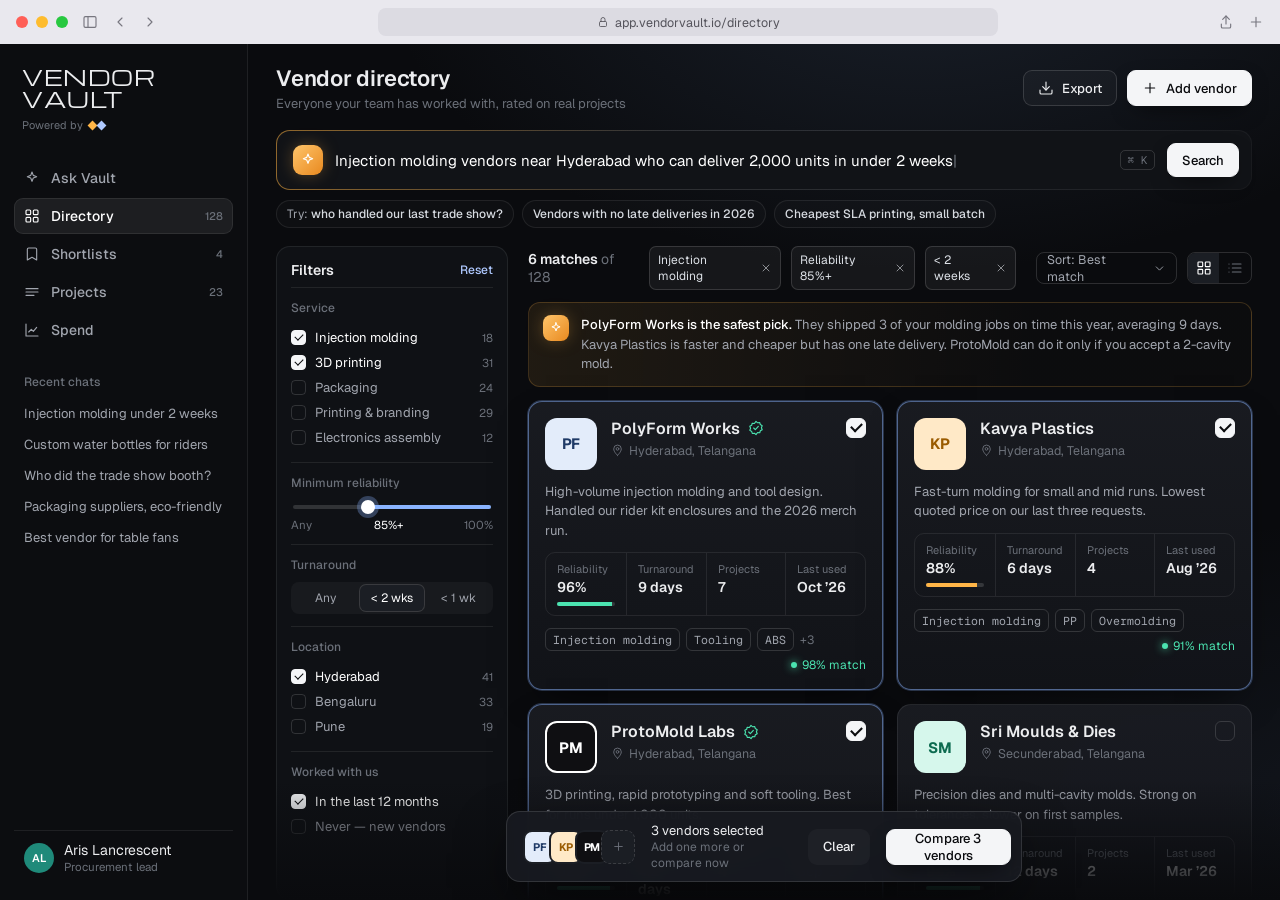
<file: work/vendor-vault.html>
<!doctype html>
<html lang="en">
<head>
<meta charset="utf-8">
<meta name="viewport" content="width=device-width, initial-scale=1">
<title>Vendor Vault — Directory</title>
<link rel="preconnect" href="https://fonts.googleapis.com">
<link href="https://fonts.googleapis.com/css2?family=Michroma&family=Geist:wght@400;500;600;700&family=Geist+Mono:wght@400;500&display=swap" rel="stylesheet">
<style>
:root{
  --bg:#0A0B0E; --bg2:#0F1115; --panel:#14161B; --panel2:#1B1E24;
  --line:rgba(255,255,255,.08); --line2:rgba(255,255,255,.14);
  --text:#ECEDEF; --text2:#A1A5AE; --text3:#6B7079;
  --violet:#8AB4FF; --violet2:#AFC9FF; --glow:#1E2A3D;
  --mint:#4BE3B0; --amber:#FFB547; --rose:#FF6B8B;
}
*{box-sizing:border-box}
html,body{margin:0;background:#1d1d24}
body{font-family:Geist,system-ui,sans-serif;color:var(--text);-webkit-font-smoothing:antialiased;font-size:14px}
svg.i{width:16px;height:16px;fill:none;stroke:currentColor;stroke-width:1.7;stroke-linecap:round;stroke-linejoin:round;flex:none}
.mono{font-family:"Geist Mono",monospace}

/* browser frame */
.win{width:100%;min-width:1280px;height:100vh;min-height:860px;margin:0 auto;display:flex;flex-direction:column;overflow:hidden;background:var(--bg)}
.chrome{height:44px;flex:none;background:#E9E8EE;display:flex;align-items:center;gap:14px;padding:0 16px;color:#77767f}
.dots{display:flex;gap:8px}.dots i{width:12px;height:12px;border-radius:50%;display:block}
.dots i:nth-child(1){background:#FF5F57}.dots i:nth-child(2){background:#FEBC2E}.dots i:nth-child(3){background:#28C840}
.url{flex:1;max-width:620px;margin:0 auto;height:28px;border-radius:8px;background:#DCDBE2;display:flex;align-items:center;justify-content:center;gap:6px;font-size:12.5px;color:#55545c}

.app{flex:1;display:flex;min-height:0;background:
  radial-gradient(900px 520px at 72% -10%, rgba(60,78,105,.30), transparent 60%),
  radial-gradient(700px 500px at 105% 90%, rgba(138,180,255,.06), transparent 60%), var(--bg)}

/* sidebar */
.side{width:248px;flex:none;border-right:1px solid var(--line);display:flex;flex-direction:column;padding:22px 14px 16px;background:#0C0D10}
.mark{font-family:Michroma,sans-serif;font-size:21px;line-height:1.05;letter-spacing:.04em;padding:0 8px}
.pow{display:flex;align-items:center;gap:6px;font-size:11px;color:var(--text3);padding:8px 8px 0}
.pow b{display:inline-flex;gap:2px}.pow b i{width:7px;height:7px;transform:rotate(45deg);display:block;background:var(--amber)}.pow b i+i{background:var(--violet2)}
.nav{margin-top:28px;display:flex;flex-direction:column;gap:2px}
.nav a{display:flex;align-items:center;gap:11px;padding:9px 10px;border-radius:9px;color:var(--text2);text-decoration:none;font-weight:500}
.nav a.on{background:rgba(255,255,255,.07);color:#fff;box-shadow:inset 0 0 0 1px rgba(255,255,255,.08)}
.nav a .n{margin-left:auto;font-size:11px;color:var(--text3)}
.hist{margin-top:26px;padding:0 10px}
.hist h6{margin:0 0 8px;font-size:12px;font-weight:500;color:var(--text3)}
.hist a{display:block;padding:7px 0;color:var(--text2);font-size:13px;white-space:nowrap;overflow:hidden;text-overflow:ellipsis;text-decoration:none}
.me{margin-top:auto;display:flex;align-items:center;gap:10px;padding:10px;border-top:1px solid var(--line)}
.av{width:30px;height:30px;border-radius:50%;display:grid;place-items:center;font-size:11px;font-weight:600;background:#1F8A7A;color:#fff;flex:none}
.me .r{font-size:11.5px;color:var(--text3)}

/* main */
.main{flex:1;min-width:0;display:flex;flex-direction:column;position:relative}
.top{display:flex;align-items:center;justify-content:space-between;padding:20px 28px 0}
.top h1{margin:0;font-size:22px;font-weight:600;letter-spacing:-.01em}
.top .sub{color:var(--text3);font-size:13px;margin-top:3px}
.btn{height:36px;padding:0 14px;border-radius:9px;border:1px solid var(--line2);background:rgba(255,255,255,.03);color:var(--text);display:inline-flex;align-items:center;gap:8px;font:500 13px Geist,sans-serif}
.btn.pri{background:#F4F5F7;border-color:#F4F5F7;color:#0A0B0E;box-shadow:0 8px 24px -10px rgba(0,0,0,.8)}

.ask{margin:18px 28px 0;border-radius:14px;padding:1px;background:linear-gradient(90deg,rgba(255,181,71,.55),rgba(255,255,255,.14) 40%,rgba(255,255,255,.06))}
.ask-in{border-radius:13px;background:#111317;padding:12px 12px 12px 16px;display:flex;align-items:center;gap:12px}
.spark{width:30px;height:30px;border-radius:9px;display:grid;place-items:center;background:linear-gradient(135deg,#FFC56B,#E8891F);flex:none;box-shadow:0 0 18px -4px rgba(255,181,71,.55)}
.ask-in .q{flex:1;font-size:15px;color:#fff}
.ask-in .q span{color:var(--text3)}
.kbd{font-size:11px;color:var(--text3);border:1px solid var(--line2);border-radius:5px;padding:2px 6px}
.chips{display:flex;gap:8px;padding:10px 28px 0;flex-wrap:wrap}
.chip{font-size:12px;color:var(--text2);border:1px solid var(--line);border-radius:99px;padding:5px 10px;background:rgba(255,255,255,.02)}
.chip b{color:#D6DAE0;font-weight:500}

.body{flex:1;min-height:0;display:flex;gap:20px;padding:18px 28px 0}

/* filters */
.filters{width:232px;flex:none;border:1px solid var(--line);border-radius:14px;background:rgba(18,20,25,.7);padding:14px;overflow:hidden}
.fh{display:flex;justify-content:space-between;align-items:center;font-weight:600;margin-bottom:8px}
.fh a{font-size:12px;color:var(--violet2);font-weight:500}
.fg{padding:12px 0;border-top:1px solid var(--line)}
.fg h5{margin:0 0 9px;font-size:12px;color:var(--text3);font-weight:500}
.ck{display:flex;align-items:center;gap:9px;padding:4px 0;color:var(--text2);font-size:13px}
.ck i{width:15px;height:15px;border-radius:4px;border:1px solid var(--line2);display:grid;place-items:center;flex:none}
.ck.on{color:#fff}.ck.on i{background:#F4F5F7;border-color:#F4F5F7}
.ck.on i::after{content:"";width:7px;height:4px;border-left:1.6px solid #0A0B0E;border-bottom:1.6px solid #0A0B0E;transform:rotate(-45deg) translate(1px,-1px)}
.ck .c{margin-left:auto;font-size:11.5px;color:var(--text3)}
.range{height:4px;border-radius:9px;background:var(--line2);position:relative;margin:14px 2px 8px}
.range span{position:absolute;left:38%;right:0;top:0;bottom:0;background:var(--violet);border-radius:9px}
.range b{position:absolute;top:50%;width:14px;height:14px;border-radius:50%;background:#fff;transform:translate(-50%,-50%);box-shadow:0 0 0 4px rgba(138,180,255,.3)}
.rl{display:flex;justify-content:space-between;font-size:11.5px;color:var(--text3)}
.seg{display:flex;background:rgba(255,255,255,.04);border-radius:8px;padding:3px;gap:3px}
.seg span{flex:1;text-align:center;font-size:12px;padding:5px 0;border-radius:6px;color:var(--text2)}
.seg span.on{background:var(--panel2);color:#fff;box-shadow:0 0 0 1px var(--line2)}

/* results */
.res{flex:1;min-width:0;display:flex;flex-direction:column}
.bar{display:flex;align-items:center;gap:10px;margin-bottom:12px}
.bar .cnt{font-weight:600}.bar .cnt span{color:var(--text3);font-weight:400}
.pill{display:inline-flex;align-items:center;gap:6px;font-size:12px;border-radius:7px;padding:5px 8px;background:rgba(255,255,255,.05);color:#DDE1E7;border:1px solid var(--line2)}
.pill svg{width:12px;height:12px;opacity:.7}
.bar .sp{flex:1}
.sel{height:32px;border:1px solid var(--line2);border-radius:8px;display:inline-flex;align-items:center;gap:8px;padding:0 10px;font-size:12.5px;color:var(--text2)}
.vt{display:flex;border:1px solid var(--line2);border-radius:8px;overflow:hidden}
.vt span{width:32px;height:30px;display:grid;place-items:center;color:var(--text3)}.vt span.on{background:var(--panel2);color:#fff}

.ai{display:flex;gap:12px;align-items:flex-start;border-radius:12px;padding:12px 14px;margin-bottom:14px;background:linear-gradient(90deg,rgba(255,181,71,.09),rgba(255,181,71,.01) 70%);border:1px solid rgba(255,181,71,.2)}
.ai p{margin:0;color:var(--text2);line-height:1.5;font-size:13px;max-width:760px}
.ai p b{color:#fff;font-weight:500}

.grid{display:grid;grid-template-columns:repeat(2,minmax(0,1fr));gap:14px}
.card{position:relative;border-radius:14px;background:linear-gradient(180deg,rgba(26,28,34,.95),rgba(18,20,25,.95));border:1px solid var(--line);padding:16px}
.card.sel2{border-color:rgba(138,180,255,.5);box-shadow:0 0 0 1px rgba(138,180,255,.25),0 16px 40px -18px rgba(0,0,0,.8)}
.ch{display:flex;gap:14px;align-items:flex-start}
.logo{width:52px;height:52px;border-radius:12px;display:grid;place-items:center;font-weight:700;font-size:15px;flex:none;letter-spacing:-.02em}
.nm{font-size:16px;font-weight:600;display:flex;align-items:center;gap:8px}
.vf{width:16px;height:16px;color:var(--mint)}
.loc{font-size:12.5px;color:var(--text3);display:flex;align-items:center;gap:5px;margin-top:3px}
.loc svg{width:13px;height:13px}
.cb{position:absolute;top:16px;right:16px;width:20px;height:20px;border-radius:6px;border:1px solid var(--line2);display:grid;place-items:center}
.card.sel2 .cb{background:#F4F5F7;border-color:#F4F5F7}
.card.sel2 .cb::after{content:"";width:9px;height:5px;border-left:2px solid #0A0B0E;border-bottom:2px solid #0A0B0E;transform:rotate(-45deg) translate(1px,-1px)}
.desc{color:var(--text2);font-size:13px;line-height:1.5;margin:12px 0 12px}
.stats{display:grid;grid-template-columns:repeat(4,1fr);border:1px solid var(--line);border-radius:10px;overflow:hidden}
.stats>div{padding:9px 11px;border-left:1px solid var(--line)}.stats>div:first-child{border-left:0}
.stats .l{font-size:11px;color:var(--text3)}
.stats .v{font-size:14px;font-weight:600;margin-top:2px;display:flex;align-items:center;gap:6px}
.meter{height:4px;border-radius:9px;background:var(--line2);margin-top:6px;overflow:hidden}.meter span{display:block;height:100%;background:var(--mint)}
.meter.am span{background:var(--amber)}
.tags{display:flex;gap:6px;margin-top:12px;flex-wrap:wrap;align-items:center}
.tag{font-family:"Geist Mono",monospace;font-size:11.5px;border:1px solid var(--line2);border-radius:6px;padding:3px 7px;color:var(--text2)}
.tags .more{font-size:12px;color:var(--text3)}
.match{margin-left:auto;font-size:12px;color:var(--mint);display:flex;align-items:center;gap:5px}
.match i{width:6px;height:6px;border-radius:50%;background:var(--mint);box-shadow:0 0 8px var(--mint)}

/* compare tray */
.tray{position:absolute;left:50%;bottom:18px;transform:translateX(-50%);display:flex;align-items:center;gap:16px;padding:10px 10px 10px 16px;border-radius:14px;background:rgba(24,26,32,.94);backdrop-filter:blur(12px);border:1px solid rgba(255,255,255,.12);box-shadow:0 24px 60px -12px rgba(0,0,0,.7)}
.tray .stack{display:flex}
.tray .stack .logo{width:34px;height:34px;border-radius:9px;font-size:11px;border:2px solid #1B1E24;margin-left:-8px}
.tray .stack .logo:first-child{margin-left:0}
.tray .slot{width:34px;height:34px;border-radius:9px;border:1.5px dashed var(--line2);margin-left:-8px;display:grid;place-items:center;color:var(--text3);background:#1B1E24}
.tray .t{font-size:13px}.tray .t span{display:block;font-size:12px;color:var(--text3)}
.fade{position:absolute;left:0;right:0;bottom:0;height:120px;background:linear-gradient(transparent,var(--bg));pointer-events:none}
</style>
</head>
<body>
<div class="win">
  <div class="chrome">
    <div class="dots"><i></i><i></i><i></i></div>
    <svg class="i" viewBox="0 0 24 24"><rect x="3" y="4" width="18" height="16" rx="2"/><path d="M9 4v16"/></svg>
    <svg class="i" viewBox="0 0 24 24"><path d="m15 18-6-6 6-6"/></svg>
    <svg class="i" viewBox="0 0 24 24"><path d="m9 18 6-6-6-6"/></svg>
    <div class="url"><svg class="i" style="width:12px;height:12px" viewBox="0 0 24 24"><rect x="5" y="11" width="14" height="10" rx="2"/><path d="M8 11V7a4 4 0 0 1 8 0v4"/></svg>app.vendorvault.io/directory</div>
    <svg class="i" viewBox="0 0 24 24"><path d="M12 3v12"/><path d="m7 8 5-5 5 5"/><path d="M5 15v4a2 2 0 0 0 2 2h10a2 2 0 0 0 2-2v-4"/></svg>
    <svg class="i" viewBox="0 0 24 24"><path d="M12 5v14M5 12h14"/></svg>
  </div>

  <div class="app">
    <aside class="side">
      <div class="mark">VENDOR<br>VAULT</div>
      <div class="pow">Powered by <b><i></i><i></i></b></div>
      <nav class="nav">
        <a href="#"><svg class="i" viewBox="0 0 24 24"><path d="M12 3l1.9 5.1L19 10l-5.1 1.9L12 17l-1.9-5.1L5 10l5.1-1.9z"/></svg>Ask Vault</a>
        <a href="#" class="on"><svg class="i" viewBox="0 0 24 24"><rect x="3" y="3" width="7" height="7" rx="1.5"/><rect x="14" y="3" width="7" height="7" rx="1.5"/><rect x="3" y="14" width="7" height="7" rx="1.5"/><rect x="14" y="14" width="7" height="7" rx="1.5"/></svg>Directory<span class="n">128</span></a>
        <a href="#"><svg class="i" viewBox="0 0 24 24"><path d="M19 21l-7-4-7 4V5a2 2 0 0 1 2-2h10a2 2 0 0 1 2 2z"/></svg>Shortlists<span class="n">4</span></a>
        <a href="#"><svg class="i" viewBox="0 0 24 24"><path d="M3 7h18M3 12h18M3 17h12"/></svg>Projects<span class="n">23</span></a>
        <a href="#"><svg class="i" viewBox="0 0 24 24"><path d="M3 3v18h18"/><path d="m7 15 4-4 3 3 5-6"/></svg>Spend</a>
      </nav>
      <div class="hist">
        <h6>Recent chats</h6>
        <a href="#">Injection molding under 2 weeks</a>
        <a href="#">Custom water bottles for riders</a>
        <a href="#">Who did the trade show booth?</a>
        <a href="#">Packaging suppliers, eco-friendly</a>
        <a href="#">Best vendor for table fans</a>
      </div>
      <div class="me"><div class="av">AL</div><div><div>Aris Lancrescent</div><div class="r">Procurement lead</div></div></div>
    </aside>

    <main class="main">
      <div class="top">
        <div><h1>Vendor directory</h1><div class="sub">Everyone your team has worked with, rated on real projects</div></div>
        <div style="display:flex;gap:10px">
          <button class="btn"><svg class="i" viewBox="0 0 24 24"><path d="M21 15v4a2 2 0 0 1-2 2H5a2 2 0 0 1-2-2v-4"/><path d="m7 10 5 5 5-5"/><path d="M12 15V3"/></svg>Export</button>
          <button class="btn pri"><svg class="i" viewBox="0 0 24 24"><path d="M12 5v14M5 12h14"/></svg>Add vendor</button>
        </div>
      </div>

      <div class="ask"><div class="ask-in">
        <div class="spark"><svg class="i" viewBox="0 0 24 24" style="color:#fff"><path d="M12 3l1.9 5.1L19 10l-5.1 1.9L12 17l-1.9-5.1L5 10l5.1-1.9z"/></svg></div>
        <div class="q">Injection molding vendors near Hyderabad who can deliver 2,000 units in under 2 weeks<span>|</span></div>
        <span class="kbd mono">⌘ K</span>
        <button class="btn pri" style="height:34px">Search</button>
      </div></div>
      <div class="chips">
        <span class="chip">Try: <b>who handled our last trade show?</b></span>
        <span class="chip"><b>Vendors with no late deliveries in 2026</b></span>
        <span class="chip"><b>Cheapest SLA printing, small batch</b></span>
      </div>

      <div class="body">
        <aside class="filters">
          <div class="fh">Filters <a>Reset</a></div>
          <div class="fg"><h5>Service</h5>
            <div class="ck on"><i></i>Injection molding<span class="c">18</span></div>
            <div class="ck on"><i></i>3D printing<span class="c">31</span></div>
            <div class="ck"><i></i>Packaging<span class="c">24</span></div>
            <div class="ck"><i></i>Printing &amp; branding<span class="c">29</span></div>
            <div class="ck"><i></i>Electronics assembly<span class="c">12</span></div>
          </div>
          <div class="fg"><h5>Minimum reliability</h5>
            <div class="range"><span></span><b style="left:38%"></b></div>
            <div class="rl"><span>Any</span><span style="color:#fff">85%+</span><span>100%</span></div>
          </div>
          <div class="fg"><h5>Turnaround</h5>
            <div class="seg"><span>Any</span><span class="on">&lt; 2 wks</span><span>&lt; 1 wk</span></div>
          </div>
          <div class="fg"><h5>Location</h5>
            <div class="ck on"><i></i>Hyderabad<span class="c">41</span></div>
            <div class="ck"><i></i>Bengaluru<span class="c">33</span></div>
            <div class="ck"><i></i>Pune<span class="c">19</span></div>
          </div>
          <div class="fg"><h5>Worked with us</h5>
            <div class="ck on"><i></i>In the last 12 months</div>
            <div class="ck"><i></i>Never — new vendors</div>
          </div>
        </aside>

        <section class="res">
          <div class="bar">
            <div class="cnt">6 matches <span>of 128</span></div>
            <span class="pill">Injection molding <svg class="i" viewBox="0 0 24 24"><path d="M18 6 6 18M6 6l12 12"/></svg></span>
            <span class="pill">Reliability 85%+ <svg class="i" viewBox="0 0 24 24"><path d="M18 6 6 18M6 6l12 12"/></svg></span>
            <span class="pill">&lt; 2 weeks <svg class="i" viewBox="0 0 24 24"><path d="M18 6 6 18M6 6l12 12"/></svg></span>
            <span class="sp"></span>
            <span class="sel">Sort: Best match <svg class="i" style="width:13px;height:13px" viewBox="0 0 24 24"><path d="m6 9 6 6 6-6"/></svg></span>
            <div class="vt"><span class="on"><svg class="i" viewBox="0 0 24 24"><rect x="3" y="3" width="7" height="7" rx="1"/><rect x="14" y="3" width="7" height="7" rx="1"/><rect x="3" y="14" width="7" height="7" rx="1"/><rect x="14" y="14" width="7" height="7" rx="1"/></svg></span><span><svg class="i" viewBox="0 0 24 24"><path d="M8 6h13M8 12h13M8 18h13M3 6h.01M3 12h.01M3 18h.01"/></svg></span></div>
          </div>

          <div class="ai">
            <div class="spark" style="width:26px;height:26px;border-radius:8px"><svg class="i" viewBox="0 0 24 24" style="color:#fff;width:14px;height:14px"><path d="M12 3l1.9 5.1L19 10l-5.1 1.9L12 17l-1.9-5.1L5 10l5.1-1.9z"/></svg></div>
            <p><b>PolyForm Works is the safest pick.</b> They shipped 3 of your molding jobs on time this year, averaging 9 days. Kavya Plastics is faster and cheaper but has one late delivery. ProtoMold can do it only if you accept a 2-cavity mold.</p>
          </div>

          <div class="grid">
            <article class="card sel2">
              <span class="cb"></span>
              <div class="ch">
                <div class="logo" style="background:#E3ECFA;color:#1F3A66">PF</div>
                <div><div class="nm">PolyForm Works <svg class="i vf" viewBox="0 0 24 24"><path d="M12 2l2.4 2.2 3.2-.4.9 3.1 2.8 1.6-1.2 3 1.2 3-2.8 1.6-.9 3.1-3.2-.4L12 22l-2.4-2.2-3.2.4-.9-3.1L2.7 15.5l1.2-3-1.2-3 2.8-1.6.9-3.1 3.2.4z"/><path d="m8.5 12 2.5 2.5 4.5-5"/></svg></div>
                  <div class="loc"><svg class="i" viewBox="0 0 24 24"><path d="M12 21s-7-6.2-7-12a7 7 0 0 1 14 0c0 5.8-7 12-7 12z"/><circle cx="12" cy="9" r="2.5"/></svg>Hyderabad, Telangana</div></div>
              </div>
              <div class="desc">High-volume injection molding and tool design. Handled our rider kit enclosures and the 2026 merch run.</div>
              <div class="stats">
                <div><div class="l">Reliability</div><div class="v">96%</div><div class="meter"><span style="width:96%"></span></div></div>
                <div><div class="l">Turnaround</div><div class="v">9 days</div></div>
                <div><div class="l">Projects</div><div class="v">7</div></div>
                <div><div class="l">Last used</div><div class="v">Oct ’26</div></div>
              </div>
              <div class="tags"><span class="tag">Injection molding</span><span class="tag">Tooling</span><span class="tag">ABS</span><span class="more">+3</span><span class="match"><i></i>98% match</span></div>
            </article>

            <article class="card sel2">
              <span class="cb"></span>
              <div class="ch">
                <div class="logo" style="background:#FFE9C7;color:#9A5B00">KP</div>
                <div><div class="nm">Kavya Plastics</div>
                  <div class="loc"><svg class="i" viewBox="0 0 24 24"><path d="M12 21s-7-6.2-7-12a7 7 0 0 1 14 0c0 5.8-7 12-7 12z"/><circle cx="12" cy="9" r="2.5"/></svg>Hyderabad, Telangana</div></div>
              </div>
              <div class="desc">Fast-turn molding for small and mid runs. Lowest quoted price on our last three requests.</div>
              <div class="stats">
                <div><div class="l">Reliability</div><div class="v">88%</div><div class="meter am"><span style="width:88%"></span></div></div>
                <div><div class="l">Turnaround</div><div class="v">6 days</div></div>
                <div><div class="l">Projects</div><div class="v">4</div></div>
                <div><div class="l">Last used</div><div class="v">Aug ’26</div></div>
              </div>
              <div class="tags"><span class="tag">Injection molding</span><span class="tag">PP</span><span class="tag">Overmolding</span><span class="match"><i></i>91% match</span></div>
            </article>

            <article class="card sel2">
              <span class="cb"></span>
              <div class="ch">
                <div class="logo" style="background:#0F0F12;color:#fff;box-shadow:inset 0 0 0 2px #fff">PM</div>
                <div><div class="nm">ProtoMold Labs <svg class="i vf" viewBox="0 0 24 24"><path d="M12 2l2.4 2.2 3.2-.4.9 3.1 2.8 1.6-1.2 3 1.2 3-2.8 1.6-.9 3.1-3.2-.4L12 22l-2.4-2.2-3.2.4-.9-3.1L2.7 15.5l1.2-3-1.2-3 2.8-1.6.9-3.1 3.2.4z"/><path d="m8.5 12 2.5 2.5 4.5-5"/></svg></div>
                  <div class="loc"><svg class="i" viewBox="0 0 24 24"><path d="M12 21s-7-6.2-7-12a7 7 0 0 1 14 0c0 5.8-7 12-7 12z"/><circle cx="12" cy="9" r="2.5"/></svg>Hyderabad, Telangana</div></div>
              </div>
              <div class="desc">3D printing, rapid prototyping and soft tooling. Best for runs under 1,000 units.</div>
              <div class="stats">
                <div><div class="l">Reliability</div><div class="v">92%</div><div class="meter"><span style="width:92%"></span></div></div>
                <div><div class="l">Turnaround</div><div class="v">4.2 days</div></div>
                <div><div class="l">Projects</div><div class="v">4</div></div>
                <div><div class="l">Last used</div><div class="v">Sep ’26</div></div>
              </div>
              <div class="tags"><span class="tag">SLA printing</span><span class="tag">Soft tooling</span><span class="tag">CAD support</span><span class="match"><i></i>84% match</span></div>
            </article>

            <article class="card">
              <span class="cb"></span>
              <div class="ch">
                <div class="logo" style="background:#D6F7EC;color:#0D6B50">SM</div>
                <div><div class="nm">Sri Moulds &amp; Dies</div>
                  <div class="loc"><svg class="i" viewBox="0 0 24 24"><path d="M12 21s-7-6.2-7-12a7 7 0 0 1 14 0c0 5.8-7 12-7 12z"/><circle cx="12" cy="9" r="2.5"/></svg>Secunderabad, Telangana</div></div>
              </div>
              <div class="desc">Precision dies and multi-cavity molds. Strong on tolerances, slower on first samples.</div>
              <div class="stats">
                <div><div class="l">Reliability</div><div class="v">94%</div><div class="meter"><span style="width:94%"></span></div></div>
                <div><div class="l">Turnaround</div><div class="v">12 days</div></div>
                <div><div class="l">Projects</div><div class="v">2</div></div>
                <div><div class="l">Last used</div><div class="v">Mar ’26</div></div>
              </div>
              <div class="tags"><span class="tag">Multi-cavity</span><span class="tag">Precision dies</span><span class="match"><i></i>79% match</span></div>
            </article>
          </div>
          <div class="fade"></div>
        </section>
      </div>

      <div class="tray">
        <div class="stack">
          <div class="logo" style="background:#E3ECFA;color:#1F3A66">PF</div>
          <div class="logo" style="background:#FFE9C7;color:#9A5B00">KP</div>
          <div class="logo" style="background:#0F0F12;color:#fff">PM</div>
          <div class="slot"><svg class="i" style="width:13px;height:13px" viewBox="0 0 24 24"><path d="M12 5v14M5 12h14"/></svg></div>
        </div>
        <div class="t">3 vendors selected<span>Add one more or compare now</span></div>
        <button class="btn" style="border-color:transparent">Clear</button>
        <button class="btn pri">Compare 3 vendors</button>
      </div>
    </main>
  </div>
</div>
</body>
</html>
</file>
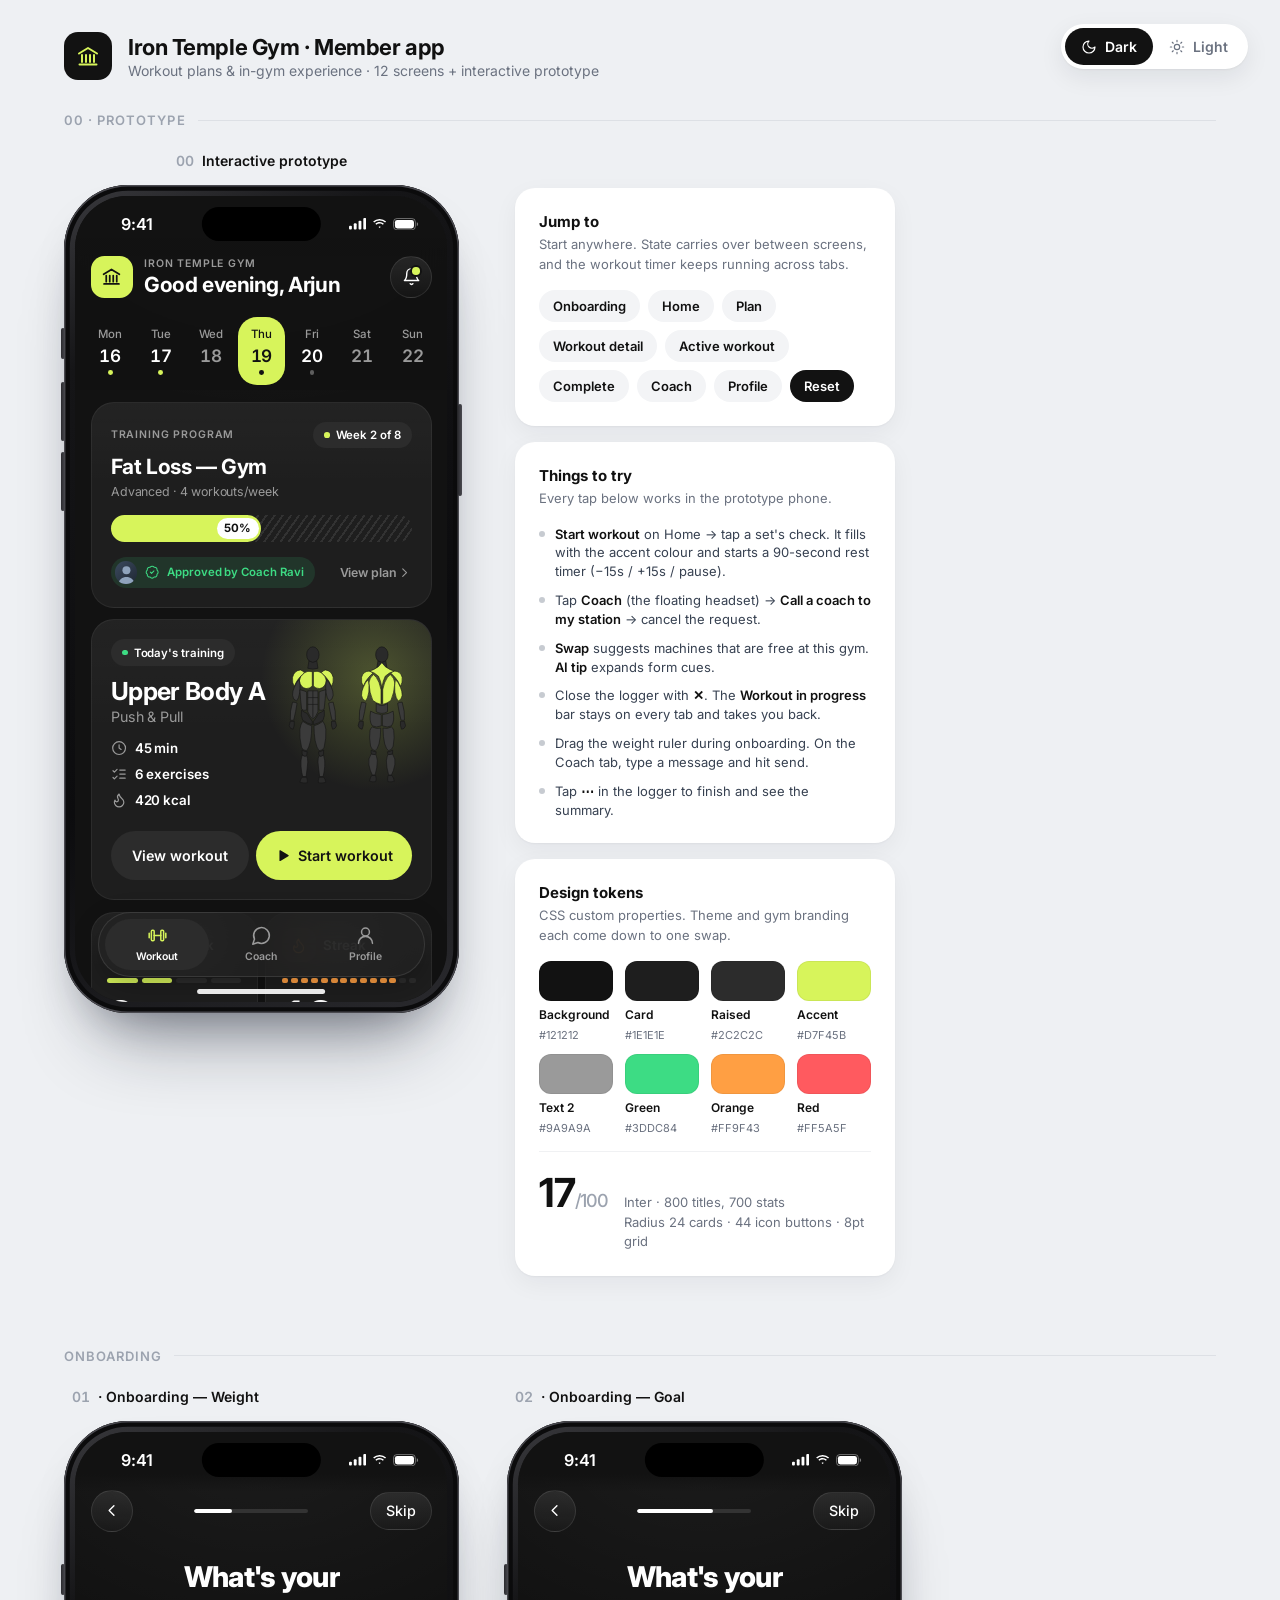
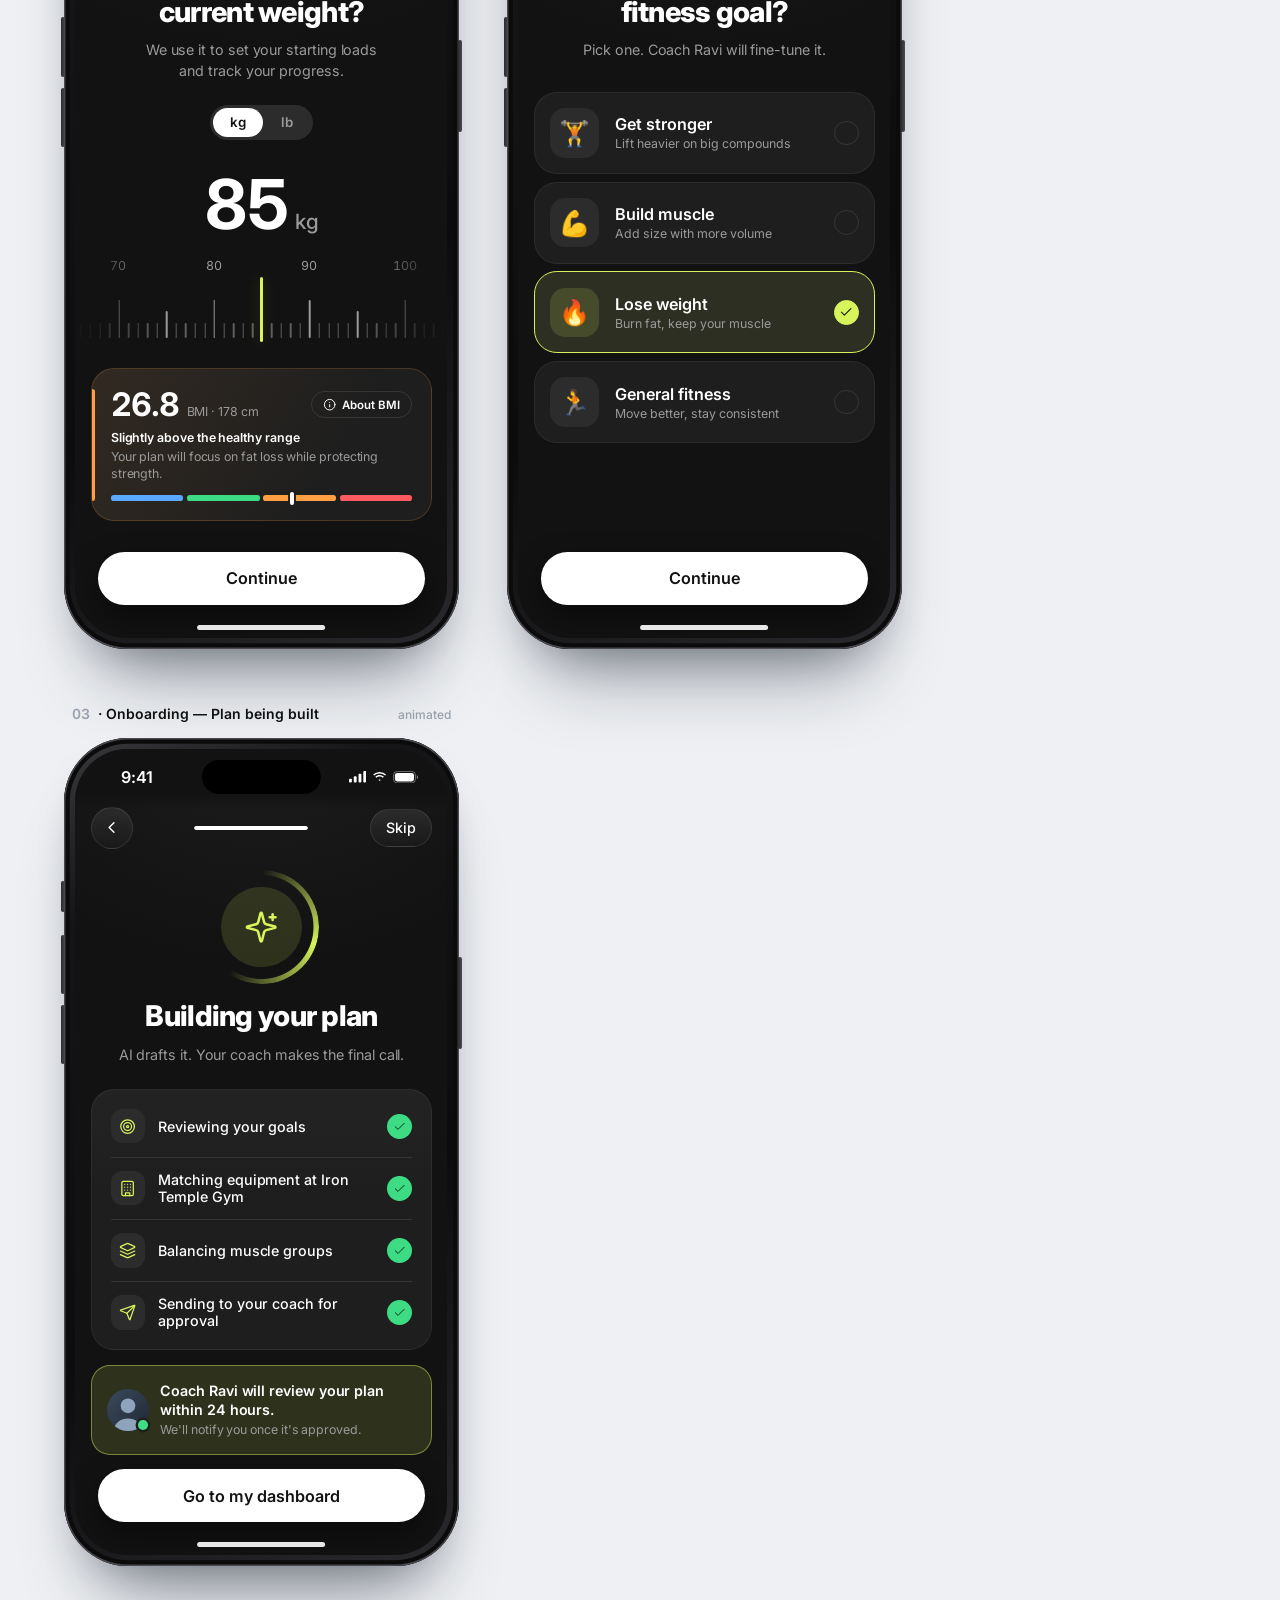
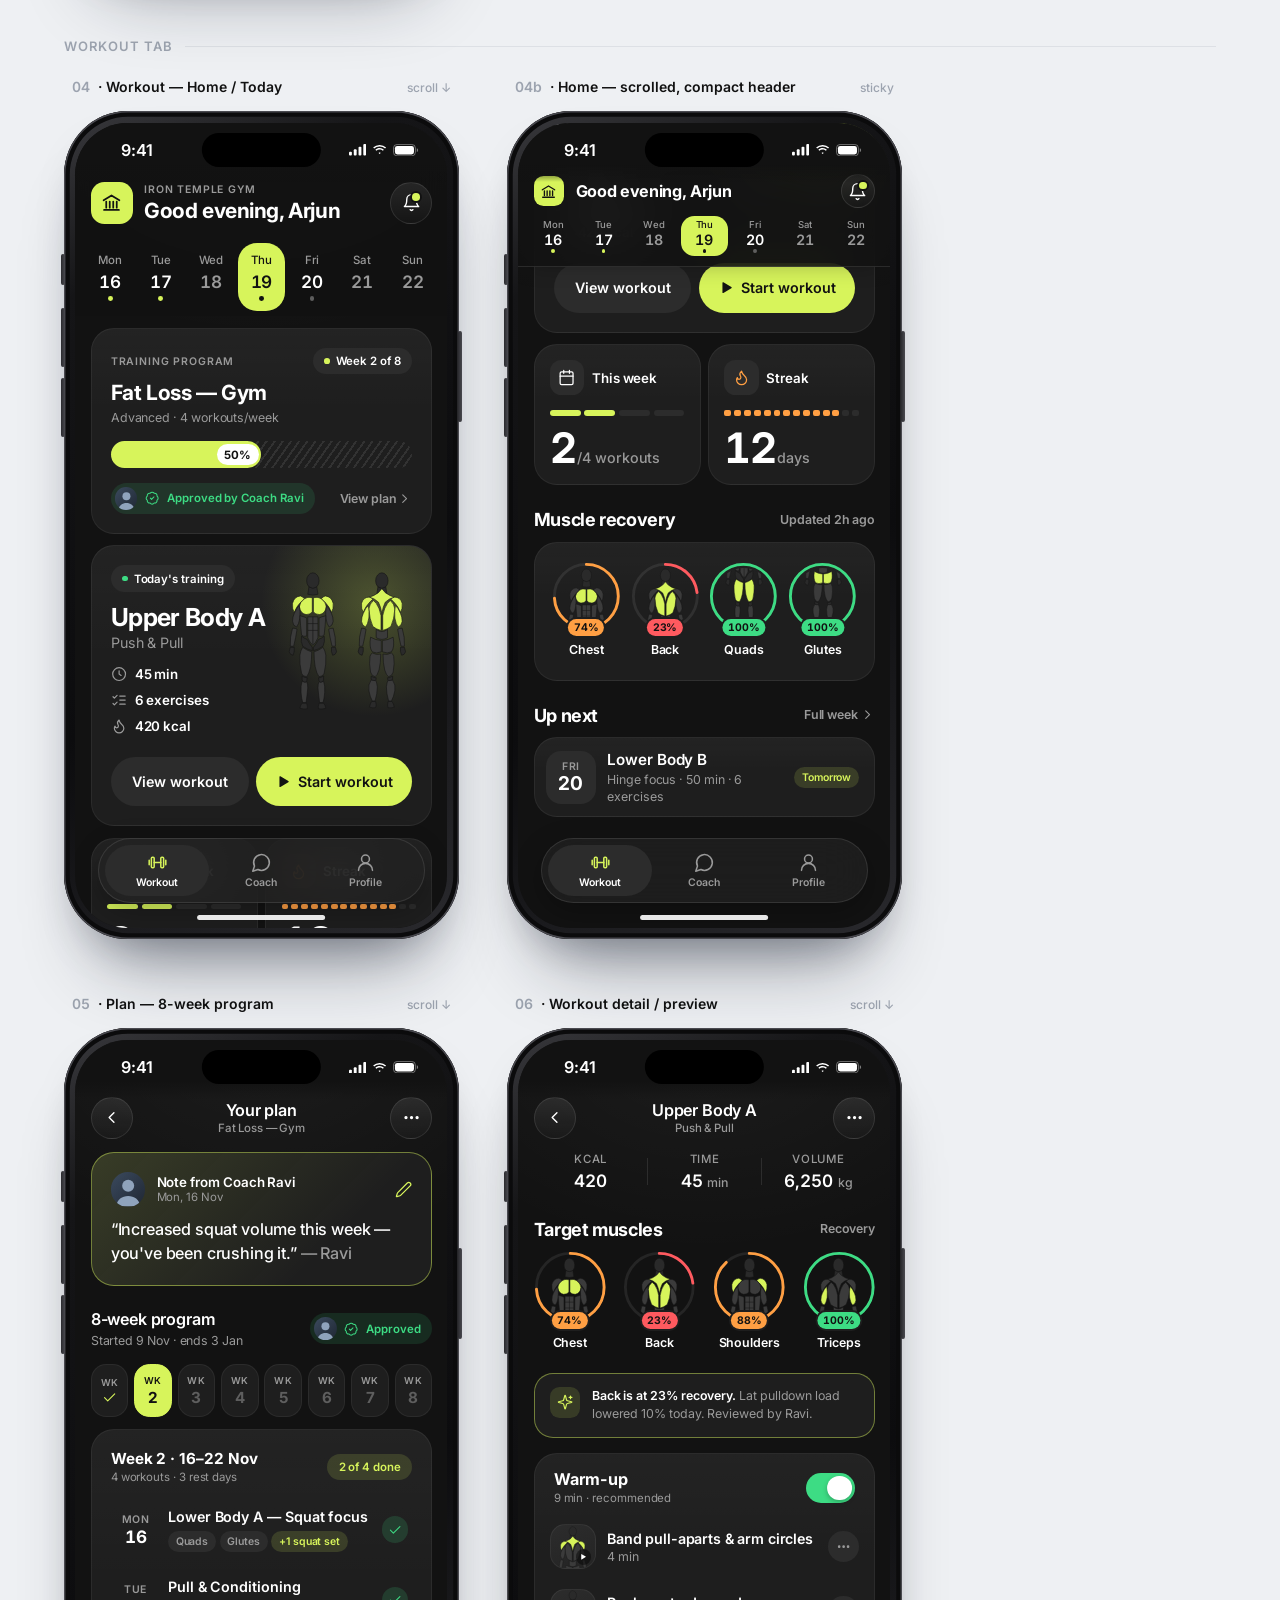
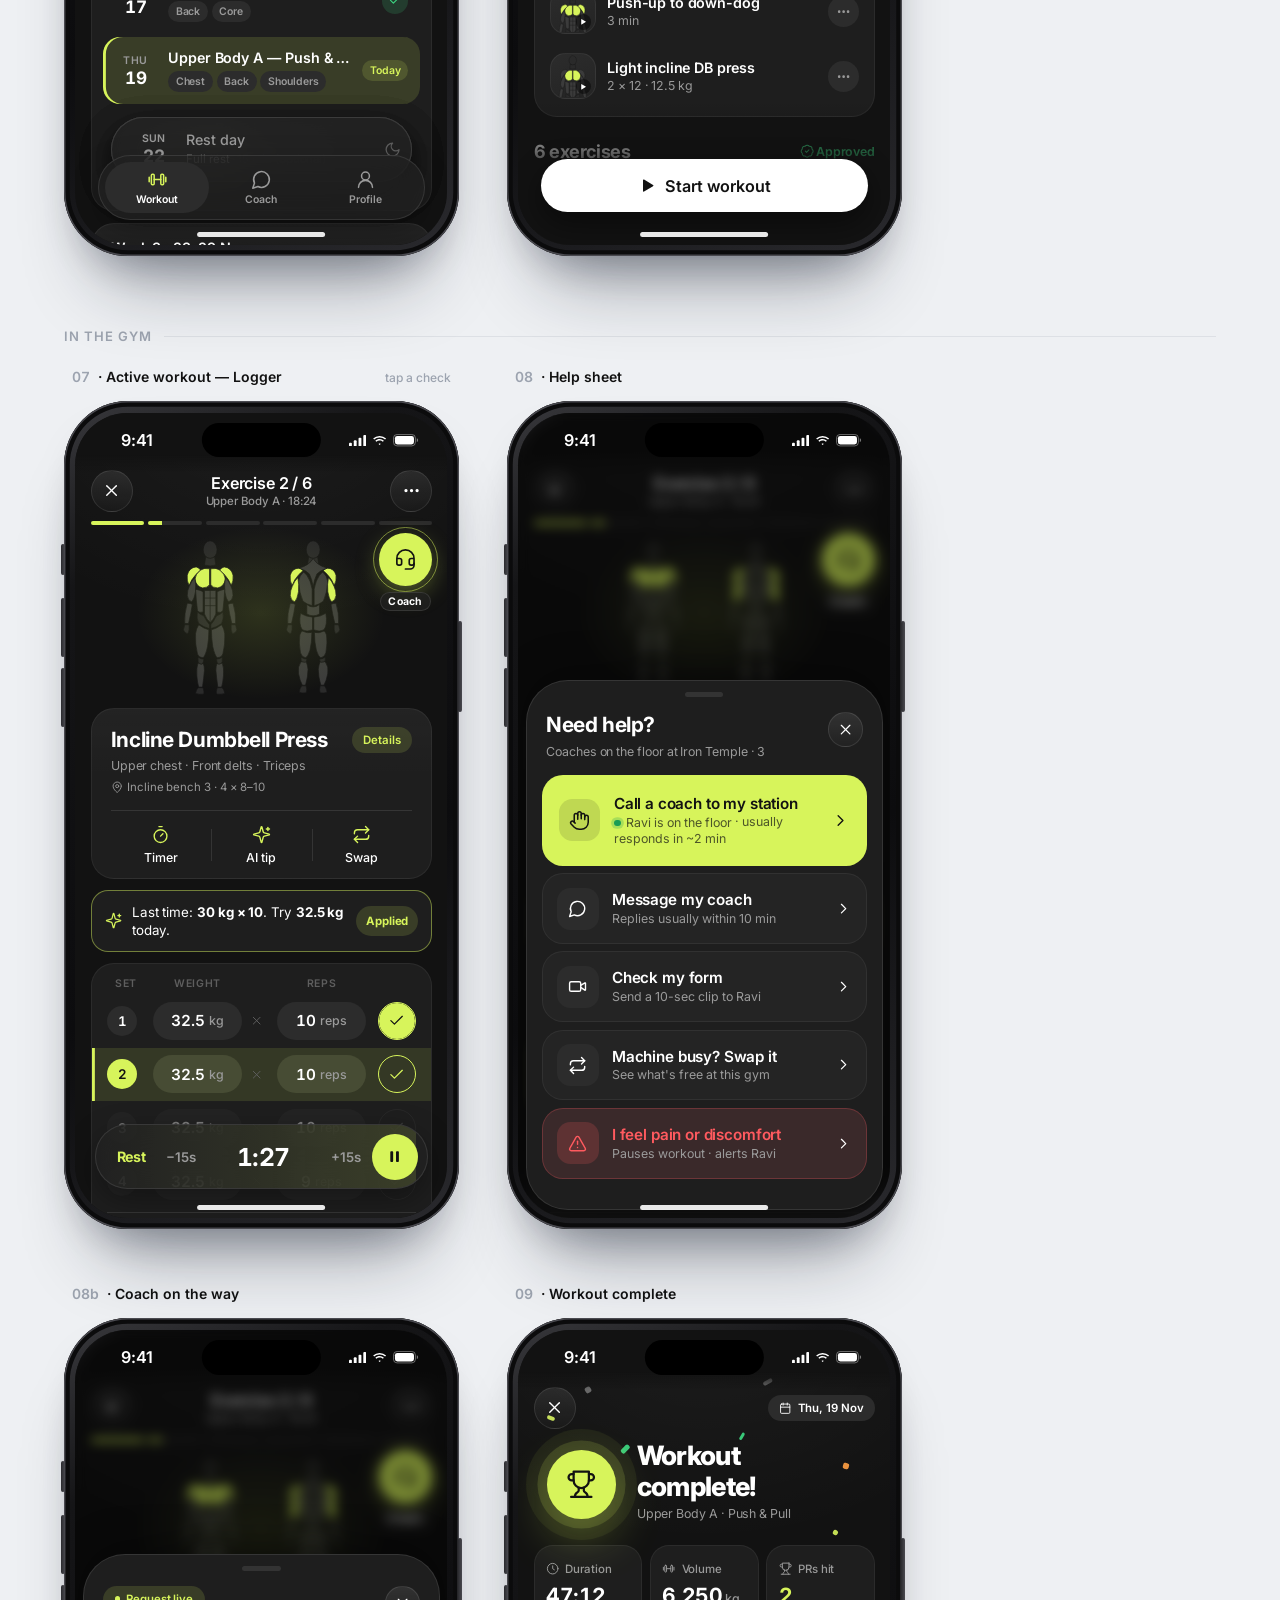
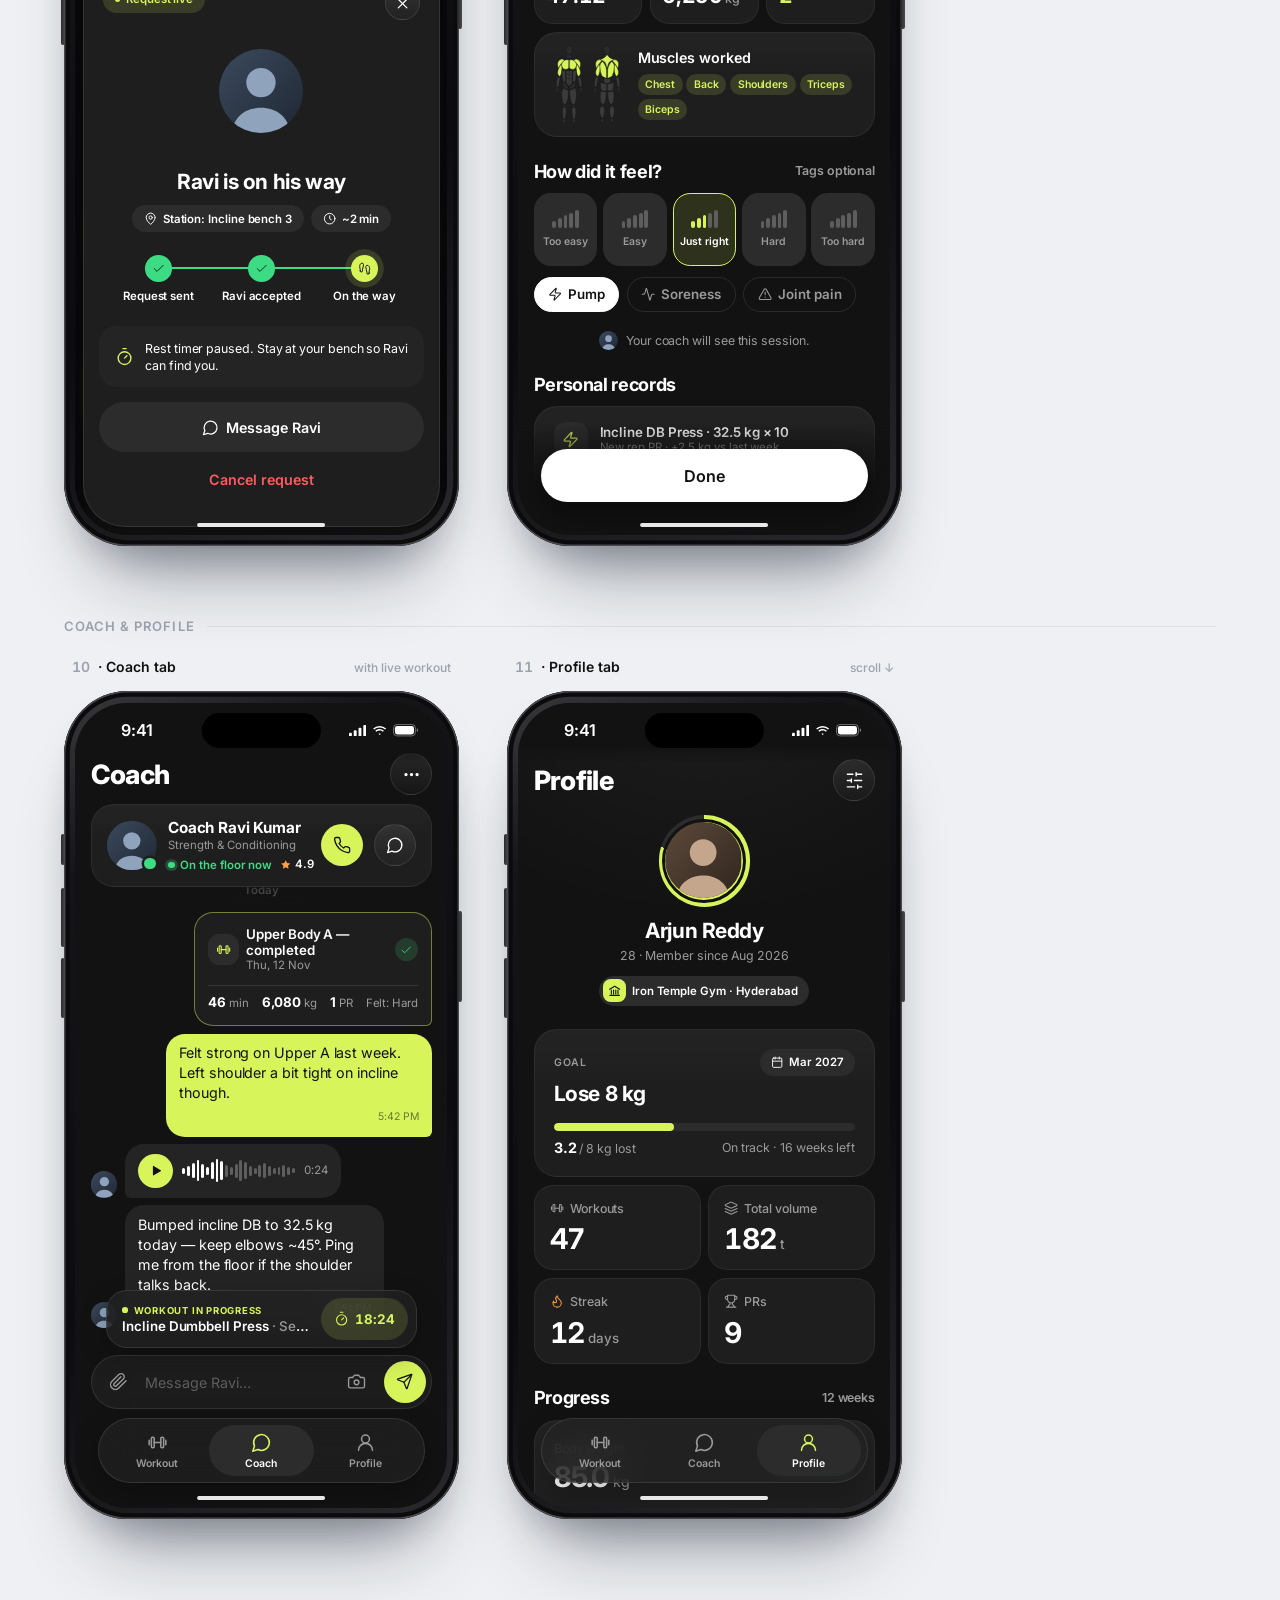
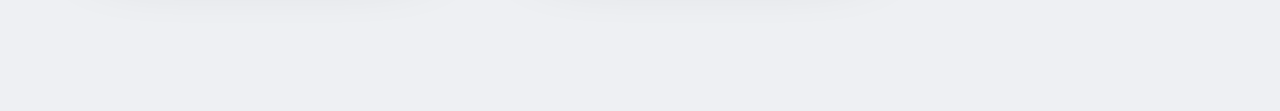
<file: work/assets/gym-app.html>
<!doctype html>
<html lang="en">
<head>
<meta charset="utf-8" />
<meta name="viewport" content="width=device-width, initial-scale=1" />
<title>Iron Temple Member App</title>
<link rel="preconnect" href="https://fonts.googleapis.com">
<link rel="preconnect" href="https://fonts.gstatic.com" crossorigin>
<link href="https://fonts.googleapis.com/css2?family=Inter:wght@400;500;600;700;800&display=swap" rel="stylesheet">
<style>
/* =========================================================
   1. BRAND (per-gym) — overwritten at runtime from BRAND{}
   ========================================================= */
:root{
  --brand-accent-dark:#D7F45B;
  --brand-accent-ink-dark:#121212;
  --brand-accent-light:#FF6B35;
  --brand-accent-ink-light:#FFFFFF;
  --canvas:#EEF0F3;
  --font:'Inter',-apple-system,BlinkMacSystemFont,'Segoe UI',sans-serif;
  --green:#3DDC84; --orange:#FF9F43; --red:#FF5A5F;
  --r-card:24px; --r-pill:999px;
}

/* =========================================================
   2. THEME TOKENS — one class swap flips every screen
   ========================================================= */
.theme-dark{
  --bg:#121212; --bg-glow:rgba(255,255,255,.045);
  --card:#1E1E1E; --card-2:#242424; --raised:#2C2C2C; --raised-2:#333333;
  --text:#FFFFFF; --text-2:#9A9A9A; --text-3:#5E5E5E;
  --line:rgba(255,255,255,.06); --line-2:rgba(255,255,255,.10);
  --accent:var(--brand-accent-dark); --accent-ink:var(--brand-accent-ink-dark);
  --accent-soft:color-mix(in srgb,var(--accent) 14%,transparent);
  --accent-soft-2:color-mix(in srgb,var(--accent) 24%,transparent);
  --accent-line:color-mix(in srgb,var(--accent) 45%,transparent);
  --cta-bg:#FFFFFF; --cta-ink:#121212; --cta-shadow:0 12px 32px rgba(0,0,0,.45);
  --glass:rgba(34,34,34,.72); --glass-line:rgba(255,255,255,.10);
  --card-shadow:none; --card-hi:linear-gradient(180deg,rgba(255,255,255,.025),rgba(255,255,255,0) 40%);
  --btn-ic:linear-gradient(180deg,rgba(255,255,255,.09),rgba(255,255,255,.02));
  --body-base:#2A2A2A; --body-muscle:#3B3B3B; --body-line:#161616;
  --ring-track:rgba(255,255,255,.08); --stripe:rgba(255,255,255,.09);
  --status-ink:#121212; --sb:#FFFFFF;
}
.theme-light{
  --bg:#F5F5F7; --bg-glow:rgba(255,255,255,.9);
  --card:#FFFFFF; --card-2:#F4F4F6; --raised:#EEEEF1; --raised-2:#E6E6EA;
  --text:#111113; --text-2:#6E6E76; --text-3:#AEAEB5;
  --line:rgba(0,0,0,.05); --line-2:rgba(0,0,0,.08);
  --accent:var(--brand-accent-light); --accent-ink:var(--brand-accent-ink-light);
  --accent-soft:color-mix(in srgb,var(--accent) 12%,transparent);
  --accent-soft-2:color-mix(in srgb,var(--accent) 20%,transparent);
  --accent-line:color-mix(in srgb,var(--accent) 45%,transparent);
  --cta-bg:#111113; --cta-ink:#FFFFFF; --cta-shadow:0 12px 28px rgba(17,17,19,.22);
  --glass:rgba(255,255,255,.78); --glass-line:rgba(0,0,0,.06);
  --card-shadow:0 1px 2px rgba(16,16,24,.03),0 8px 24px rgba(16,16,24,.05); --card-hi:none;
  --btn-ic:#FFFFFF;
  --body-base:#E2E2E7; --body-muscle:#CFCFD6; --body-line:#FFFFFF;
  --ring-track:rgba(0,0,0,.06); --stripe:rgba(0,0,0,.07);
  --status-ink:#FFFFFF; --sb:#111113;
}

/* =========================================================
   3. CANVAS
   ========================================================= */
*{box-sizing:border-box;margin:0;padding:0}
html,body{background:var(--canvas)}
body{font-family:var(--font);-webkit-font-smoothing:antialiased;color:#111;min-height:100vh}
button{font:inherit;color:inherit;background:none;border:0;cursor:default}
.canvas{padding:32px 64px 120px;max-width:2000px;margin:0 auto}
.cv-head{display:flex;align-items:center;justify-content:space-between;gap:24px;margin-bottom:32px}
.cv-title{display:flex;align-items:center;gap:16px}
.cv-title .lg{width:48px;height:48px;border-radius:14px;background:#121212;color:#D7F45B;display:grid;place-items:center}
.cv-title h1{font-size:22px;font-weight:700;letter-spacing:-.02em}
.cv-title p{font-size:14px;color:#6B7280;margin-top:2px}
.theme-toggle{position:fixed;top:24px;right:32px;z-index:100;display:flex;padding:4px;border-radius:999px;background:#fff;box-shadow:0 1px 2px rgba(0,0,0,.05),0 8px 24px rgba(17,24,39,.08)}
.theme-toggle button{display:flex;align-items:center;gap:8px;padding:10px 16px;border-radius:999px;font-size:14px;font-weight:600;color:#6B7280;cursor:pointer;transition:all .2s}
.theme-toggle button.on{background:#121212;color:#fff}
.cv-section{margin-bottom:72px}
.cv-section h2{font-size:13px;font-weight:600;letter-spacing:.08em;text-transform:uppercase;color:#9CA3AF;margin-bottom:24px;display:flex;align-items:center;gap:12px}
.cv-section h2::after{content:"";flex:1;height:1px;background:#DDE0E5}
.cv-row{display:flex;flex-wrap:wrap;gap:56px 48px;align-items:flex-start}
.frame{display:flex;flex-direction:column;gap:16px}
.frame-label{font-size:14px;font-weight:600;color:#111;display:flex;gap:8px;align-items:baseline;padding-left:8px}
.frame-label .n{color:#9CA3AF;font-variant-numeric:tabular-nums}
.frame-label .hint{font-weight:500;color:#9CA3AF;font-size:12px;margin-left:auto;padding-right:8px}

/* prototype side panel */
.proto-wrap{display:grid;grid-template-columns:minmax(0,1fr) auto minmax(0,1fr);gap:56px;align-items:start}
.proto-wrap .is-proto{grid-column:2;grid-row:1}
.panel{max-width:380px;width:100%;display:flex;flex-direction:column;gap:16px;padding-top:36px}
.panel.left{grid-column:1;grid-row:1;justify-self:end}
.panel.right{grid-column:3;grid-row:1;justify-self:start}
@media (max-width:1300px){.proto-wrap{grid-template-columns:auto minmax(0,1fr);row-gap:16px}.panel.left{grid-column:2;justify-self:start}.panel.right{grid-column:2;grid-row:2;justify-self:start;padding-top:0}.proto-wrap .is-proto{grid-column:1;grid-row:1/3}}
.panel-card{background:#fff;border-radius:20px;padding:24px;box-shadow:0 1px 2px rgba(0,0,0,.04),0 8px 24px rgba(17,24,39,.05)}
.panel-card h3{font-size:15px;font-weight:700;margin-bottom:4px}
.panel-card p.sub{font-size:13px;color:#6B7280;margin-bottom:16px;line-height:1.5}
.jump{display:flex;flex-wrap:wrap;gap:8px}
.jump button{padding:8px 14px;border-radius:999px;background:#F3F4F6;font-size:13px;font-weight:600;cursor:pointer;transition:background .15s}
.jump button:hover{background:#E5E7EB}
.jump button.dark{background:#121212;color:#fff}
.tips{list-style:none;display:grid;gap:10px;font-size:13px;color:#374151;line-height:1.45}
.tips li{display:flex;gap:10px}
.tips li b{font-weight:600;color:#111}
.tips li::before{content:"";flex:none;width:6px;height:6px;border-radius:50%;background:#C7CBD1;margin-top:6px}
.swatches{display:grid;grid-template-columns:repeat(4,1fr);gap:12px}
.sw{display:flex;flex-direction:column;gap:6px;font-size:11px;color:#6B7280}
.sw i{display:block;height:40px;border-radius:12px;border:1px solid rgba(0,0,0,.06)}
.sw b{color:#111;font-weight:600;font-size:12px}
.typespec{display:flex;align-items:baseline;gap:16px;margin-top:16px;padding-top:16px;border-top:1px solid #F0F1F3}
.typespec .big{font-size:40px;font-weight:700;letter-spacing:-.03em}
.typespec .big span{font-size:18px;color:#9CA3AF;font-weight:500}

/* =========================================================
   4. DEVICE FRAME
   ========================================================= */
.device{zoom:var(--dz,1);position:relative;width:414px;height:868px;padding:12px;border-radius:67px;
  background:linear-gradient(150deg,#3a3a3e 0%,#151517 18%,#0c0c0e 60%,#2a2a2e 100%);
  box-shadow:inset 0 0 0 1.5px #4a4a50,inset 0 0 0 6px #0b0b0c,0 60px 80px -40px rgba(17,24,39,.45),0 24px 48px -24px rgba(17,24,39,.35)}
.device .btn-side{position:absolute;width:4px;border-radius:2px;background:linear-gradient(90deg,#2a2a2e,#4a4a50)}
.screen i{font-style:normal}
.screen{position:relative;width:390px;height:844px;border-radius:55px;overflow:hidden;background:var(--bg);color:var(--text);isolation:isolate;font-size:15px;letter-spacing:-.005em}
.screen::before{content:"";position:absolute;inset:0 0 auto;height:320px;background:radial-gradient(120% 100% at 50% 0%,var(--bg-glow),transparent 70%);pointer-events:none;z-index:0}
.island{position:absolute;top:11px;left:50%;transform:translateX(-50%);width:124px;height:36px;border-radius:20px;background:#000;z-index:80}
.sb{position:absolute;top:0;left:0;right:0;height:54px;display:flex;align-items:center;justify-content:space-between;padding:4px 30px 0 48px;z-index:79;color:var(--sb);pointer-events:none}
.sb .time{font-size:17px;font-weight:600;letter-spacing:-.01em}
.sb .icons{display:flex;gap:6px;align-items:center}
.sb-fade{position:absolute;top:0;left:0;right:0;height:62px;background:linear-gradient(var(--bg) 70%,transparent);z-index:40;pointer-events:none}
.home-ind{position:absolute;bottom:8px;left:50%;transform:translateX(-50%);width:134px;height:5px;border-radius:3px;background:var(--text);z-index:90;opacity:.9}
.scroll{position:absolute;inset:0;overflow-y:auto;overflow-x:hidden;padding-top:54px;z-index:1;scrollbar-width:none}
.scroll::-webkit-scrollbar{display:none}

/* =========================================================
   5. PRIMITIVES
   ========================================================= */
.ic{flex:none;display:block}
.num{font-variant-numeric:tabular-nums}
.muted{color:var(--text-2)} .faint{color:var(--text-3)} .acc{color:var(--accent)}
.px{padding-left:16px;padding-right:16px}
.stack{display:flex;flex-direction:column}
.row{display:flex;align-items:center}
.between{justify-content:space-between}
.gap4{gap:4px}.gap8{gap:8px}.gap12{gap:12px}.gap16{gap:16px}
.mt8{margin-top:8px}.mt12{margin-top:12px}.mt16{margin-top:16px}.mt24{margin-top:24px}.mt32{margin-top:32px}
.card{position:relative;background:var(--card);background-image:var(--card-hi);border:1px solid var(--line);border-radius:var(--r-card);padding:20px;box-shadow:var(--card-shadow)}
.theme-light .card{border-color:transparent}
.h1{font-size:30px;line-height:36px;font-weight:800;letter-spacing:-.025em}
.h2{font-size:22px;line-height:28px;font-weight:700;letter-spacing:-.02em}
.h3{font-size:17px;line-height:22px;font-weight:600;letter-spacing:-.01em}
.t13{font-size:13px;line-height:18px}.t12{font-size:12px;line-height:16px}.t11{font-size:11px;line-height:14px}
.eyebrow{font-size:11px;font-weight:600;letter-spacing:.08em;text-transform:uppercase;color:var(--text-2)}
.sec-title{display:flex;align-items:center;justify-content:space-between;margin:24px 16px 12px}
.sec-title h3{font-size:19px;font-weight:700;letter-spacing:-.02em}
.sec-title a{font-size:13px;font-weight:600;color:var(--text-2);display:flex;align-items:center;gap:2px}

.btn-ic{width:44px;height:44px;border-radius:50%;display:grid;place-items:center;background:var(--btn-ic);border:1px solid var(--line-2);color:var(--text);position:relative;flex:none}
.theme-light .btn-ic{border-color:rgba(0,0,0,.04);box-shadow:0 1px 2px rgba(0,0,0,.04),0 4px 12px rgba(0,0,0,.04)}
.btn-ic .dot{position:absolute;top:11px;right:12px;width:8px;height:8px;border-radius:50%;background:var(--accent);box-shadow:0 0 0 2px var(--bg)}
.nav{display:flex;align-items:center;justify-content:space-between;padding:6px 16px;height:56px;position:relative;z-index:2}
.nav .title{position:absolute;left:72px;right:72px;text-align:center;font-size:17px;font-weight:600;letter-spacing:-.01em;white-space:nowrap;overflow:hidden;text-overflow:ellipsis}
.nav .title small{display:block;font-size:12px;font-weight:500;color:var(--text-2);margin-top:1px}

.pill{display:inline-flex;align-items:center;gap:6px;height:28px;padding:0 12px;border-radius:999px;font-size:12px;font-weight:600;background:var(--raised);color:var(--text);white-space:nowrap}
.pill.acc{background:var(--accent-soft);color:var(--accent)}
.theme-light .pill.acc{color:color-mix(in srgb,var(--accent) 85%,#000)}
.pill.ghost{background:transparent;border:1px solid var(--line-2)}
.pill .d{width:6px;height:6px;border-radius:50%;background:var(--accent)}
.btn{display:inline-flex;align-items:center;justify-content:center;gap:8px;height:52px;padding:0 20px;border-radius:999px;font-size:15px;font-weight:600;white-space:nowrap}
.btn.sec{background:var(--raised);color:var(--text)}
.theme-light .btn.sec{background:var(--card-2)}
.btn.pri{background:var(--accent);color:var(--accent-ink)}
.btn.block{width:100%}
.cta{position:absolute;left:24px;right:24px;bottom:34px;height:56px;border-radius:999px;background:var(--cta-bg);color:var(--cta-ink);font-size:17px;font-weight:600;display:flex;align-items:center;justify-content:center;gap:10px;box-shadow:var(--cta-shadow);z-index:30}
.fade-b{position:absolute;left:0;right:0;bottom:0;height:150px;background:linear-gradient(transparent,var(--bg) 55%);z-index:20;pointer-events:none}

.tag{display:inline-flex;align-items:center;height:22px;padding:0 8px;border-radius:999px;background:var(--raised);font-size:11px;font-weight:600;color:var(--text-2)}
.tag.acc{background:var(--accent-soft);color:var(--accent)}
.theme-light .tag.acc{color:color-mix(in srgb,var(--accent) 85%,#000)}
.divider{height:1px;background:var(--line-2)}
.theme-light .divider{background:var(--line)}
.toggle{width:52px;height:32px;border-radius:999px;background:var(--raised-2);position:relative;transition:background .25s;flex:none}
.toggle::after{content:"";position:absolute;top:3px;left:3px;width:26px;height:26px;border-radius:50%;background:#fff;box-shadow:0 2px 6px rgba(0,0,0,.25);transition:transform .25s cubic-bezier(.3,.7,.4,1.2)}
.toggle.on{background:var(--green)}
.toggle.on::after{transform:translateX(20px)}

/* bars */
.bar{height:6px;border-radius:999px;background:var(--raised);overflow:hidden}
.bar>i{display:block;height:100%;border-radius:inherit;background:var(--accent);animation:barIn 1.1s cubic-bezier(.2,.8,.2,1) both}
@keyframes barIn{from{width:0}}
.sbar{position:relative;height:28px;border-radius:999px;background:repeating-linear-gradient(-55deg,var(--stripe) 0 2px,transparent 2px 7px)}
.sbar>i{position:absolute;left:0;top:0;bottom:0;border-radius:999px;background:var(--accent);animation:barIn 1.2s cubic-bezier(.2,.8,.2,1) both}
.sbar>i>b{position:absolute;right:3px;top:3px;bottom:3px;padding:0 8px;border-radius:999px;background:#fff;color:#121212;font-size:12px;font-weight:700;display:flex;align-items:center}
.segbar{display:flex;gap:4px}
.segbar>i{flex:1;height:6px;border-radius:999px;background:var(--raised)}
.segbar>i.on{background:var(--accent)}
.segbar>i.half{background:linear-gradient(90deg,var(--accent) 50%,var(--raised) 50%)}
.ticks{display:flex;gap:3px;height:20px;align-items:stretch}
.ticks>i{flex:1;border-radius:2px;background:var(--raised)}
.ticks>i.on{background:var(--orange)}

/* rings */
.ring{position:relative;flex:none}
.ring>svg{position:absolute;inset:0;transform:rotate(-90deg)}
.ring-p{animation:ringIn 1.3s cubic-bezier(.2,.8,.2,1) both}
@keyframes ringIn{from{stroke-dashoffset:var(--c)}}
.ring-in{position:absolute;inset:6px;border-radius:50%;display:grid;place-items:center;overflow:hidden}
.ring-badge{position:absolute;left:50%;bottom:-6px;transform:translateX(-50%);height:18px;padding:0 6px;border-radius:999px;font-size:11px;font-weight:700;color:var(--status-ink);display:flex;align-items:center;font-variant-numeric:tabular-nums;box-shadow:0 0 0 2px var(--card)}
.rings{display:flex;justify-content:space-between}
.ring-item{display:flex;flex-direction:column;align-items:center;gap:12px;width:76px}
.ring-item .lb{font-size:13px;font-weight:600}

/* body figure */
.fig .bm{fill:var(--body-muscle);stroke:var(--body-line);stroke-width:1.1;stroke-linejoin:round;transition:fill .3s}
.fig .bb{fill:var(--body-base);stroke:var(--body-line);stroke-width:1.1}
.fig .bm.on{fill:var(--accent)}
.fig .seam{stroke:var(--body-line);stroke-width:1.1;fill:none}

/* avatar */
.av{border-radius:50%;flex:none;position:relative;overflow:hidden;display:grid;place-items:center}
.av svg{position:absolute;inset:0}
.av .on-dot{position:absolute}

/* thumbnail */
.thumb{width:56px;height:56px;border-radius:16px;flex:none;background:linear-gradient(160deg,var(--raised),var(--card-2));display:grid;place-items:center;overflow:hidden;position:relative;border:1px solid var(--line)}
.thumb .pl{position:absolute;right:4px;bottom:4px;width:16px;height:16px;border-radius:50%;background:rgba(0,0,0,.45);color:#fff;display:grid;place-items:center}
.theme-light .thumb .pl{background:rgba(0,0,0,.35)}

/* list rows */
.lrow{display:flex;align-items:center;gap:12px;padding:10px 0}
.lrow .t{font-size:16px;font-weight:600;letter-spacing:-.01em;white-space:nowrap;overflow:hidden;text-overflow:ellipsis}
.lrow .s{font-size:13px;color:var(--text-2);margin-top:2px;display:flex;gap:6px;align-items:center;white-space:nowrap}
.lrow .s i{width:3px;height:3px;border-radius:50%;background:var(--text-3);display:inline-block}
.lrow .mid{flex:1;min-width:0}
.more{width:32px;height:32px;border-radius:50%;background:var(--raised);display:grid;place-items:center;color:var(--text-2);flex:none}

/* tab bar + mini bar */
.tabbar{position:absolute;left:24px;right:24px;bottom:26px;height:68px;border-radius:999px;background:var(--glass);backdrop-filter:blur(24px) saturate(160%);-webkit-backdrop-filter:blur(24px) saturate(160%);border:1px solid var(--glass-line);display:flex;padding:6px;z-index:35;box-shadow:0 10px 30px rgba(0,0,0,.25)}
.theme-light .tabbar{box-shadow:0 10px 30px rgba(16,16,24,.10)}
.tab{flex:1;border-radius:999px;display:flex;flex-direction:column;align-items:center;justify-content:center;gap:4px;font-size:11px;font-weight:600;color:var(--text-2);transition:all .25s}
.tab.on{background:var(--raised);color:var(--text)}
.theme-light .tab.on{background:var(--card-2)}
.tab.on .ic{color:var(--accent)}
.minibar{position:absolute;left:32px;right:32px;bottom:104px;height:60px;border-radius:22px;background:var(--glass);backdrop-filter:blur(24px) saturate(160%);-webkit-backdrop-filter:blur(24px) saturate(160%);border:1px solid var(--glass-line);display:flex;align-items:center;padding:0 8px 0 16px;gap:12px;z-index:34;box-shadow:0 10px 30px rgba(0,0,0,.2);animation:popUp .4s cubic-bezier(.2,.8,.2,1) both}
.theme-light .minibar{box-shadow:0 10px 30px rgba(16,16,24,.10)}
.minibar .lbl{font-size:10px;font-weight:700;letter-spacing:.08em;color:var(--accent);display:flex;align-items:center;gap:6px}
.theme-light .minibar .lbl{color:color-mix(in srgb,var(--accent) 90%,#000)}
.minibar .lbl i{width:6px;height:6px;border-radius:50%;background:var(--accent);animation:blink 1.4s infinite}
.minibar .nm{font-size:14px;font-weight:600;white-space:nowrap;overflow:hidden;text-overflow:ellipsis;margin-top:2px}
.minibar .tm{height:44px;padding:0 14px;border-radius:999px;background:var(--accent-soft);color:var(--accent);font-weight:700;font-size:14px;display:flex;align-items:center;gap:6px;font-variant-numeric:tabular-nums}
.theme-light .minibar .tm{color:color-mix(in srgb,var(--accent) 90%,#000)}
@keyframes blink{50%{opacity:.25}}
@keyframes popUp{from{transform:translateY(16px);opacity:0}}

/* bottom sheet */
.backdrop{position:absolute;inset:0;background:rgba(0,0,0,.45);backdrop-filter:blur(6px);-webkit-backdrop-filter:blur(6px);z-index:60;animation:fadeIn .3s ease both}
.theme-light .backdrop{background:rgba(20,20,28,.28)}
.sheet{position:absolute;left:8px;right:8px;bottom:8px;border-radius:44px;background:var(--card);border:1px solid var(--line-2);z-index:61;padding:12px 16px 32px;animation:slideUp .45s cubic-bezier(.2,.9,.25,1) both;box-shadow:0 -10px 40px rgba(0,0,0,.3)}
.theme-light .sheet{border-color:transparent;box-shadow:0 -10px 40px rgba(16,16,24,.12)}
.grabber{width:40px;height:5px;border-radius:3px;background:var(--raised-2);margin:0 auto 12px}
.sheet-head{display:flex;align-items:flex-start;justify-content:space-between;gap:12px;padding:4px 4px 16px}
@keyframes slideUp{from{transform:translateY(105%)}}
@keyframes fadeIn{from{opacity:0}}
.settled .sheet,.settled .backdrop,.settled .minibar{animation:none}
.settled .bar>i,.settled .sbar>i,.settled .ring-p,.settled .anim{animation:none!important}

/* toast */
.toast{position:absolute;left:50%;top:64px;transform:translateX(-50%);z-index:85;background:var(--cta-bg);color:var(--cta-ink);padding:12px 18px;border-radius:999px;font-size:13px;font-weight:600;white-space:nowrap;display:flex;gap:8px;align-items:center;box-shadow:var(--cta-shadow);animation:toastIn .35s cubic-bezier(.2,.9,.25,1) both}
@keyframes toastIn{from{transform:translate(-50%,-20px);opacity:0}}

/* =========================================================
   6. SCREEN-SPECIFIC
   ========================================================= */
/* onboarding */
.onb-head{display:flex;align-items:center;justify-content:space-between;padding:6px 16px;height:56px}
.onb-prog{width:120px;height:4px;border-radius:2px;background:var(--raised-2);overflow:hidden}
.onb-prog i{display:block;height:100%;background:var(--text);border-radius:2px;animation:barIn .8s ease both}
.skip{height:40px;padding:0 16px;border-radius:999px;background:var(--btn-ic);border:1px solid var(--line-2);font-size:15px;font-weight:500;display:flex;align-items:center}
.theme-light .skip{border-color:rgba(0,0,0,.04);box-shadow:0 1px 2px rgba(0,0,0,.04)}
.onb-title{text-align:center;padding:24px 24px 0}
.onb-title p{color:var(--text-2);margin-top:12px;font-size:15px;line-height:22px}
.seg{display:inline-flex;padding:3px;border-radius:999px;background:var(--raised)}
.seg button{height:30px;padding:0 18px;border-radius:999px;font-size:14px;font-weight:600;color:var(--text-2)}
.seg button.on{background:var(--text);color:var(--bg)}
.bmi{margin:24px 16px 0;padding:20px;border-radius:24px;background:linear-gradient(120deg,color-mix(in srgb,var(--orange) 9%,var(--card)),var(--card) 70%);border:1px solid color-mix(in srgb,var(--orange) 18%,transparent);position:relative;overflow:hidden}
.bmi::before{content:"";position:absolute;left:0;top:20px;bottom:20px;width:3px;border-radius:0 3px 3px 0;background:var(--orange)}
.bmi .v{font-size:34px;font-weight:700;letter-spacing:-.03em;line-height:1}
.bmi-scale{display:flex;gap:4px;margin-top:14px}
.bmi-scale i{flex:1;height:6px;border-radius:3px;position:relative}
.bmi-scale i.mk::after{content:"";position:absolute;top:-4px;width:4px;height:14px;border-radius:2px;background:var(--text);left:var(--x);box-shadow:0 0 0 2px var(--card)}
.wt{display:flex;justify-content:center;align-items:baseline;gap:8px;margin-top:32px}
.wt b{font-size:72px;font-weight:700;letter-spacing:-.04em;line-height:1}
.wt span{font-size:22px;color:var(--text-2);font-weight:500}
.ruler{position:relative;height:96px;margin-top:16px;overflow:hidden;-webkit-mask-image:linear-gradient(90deg,transparent,#000 22%,#000 78%,transparent);mask-image:linear-gradient(90deg,transparent,#000 22%,#000 78%,transparent);touch-action:none}
.proto .ruler{cursor:ew-resize}
.ruler-track{position:absolute;left:50%;top:0;bottom:0;transition:transform .15s ease-out}
.ruler-track .tk{position:absolute;bottom:8px;width:1.5px;border-radius:1px;background:var(--text-3)}
.ruler-track .tk.mid{background:var(--text-2)}
.ruler-track .tk.maj{background:var(--text-2)}
.ruler-track .tl{position:absolute;top:4px;transform:translateX(-50%);font-size:13px;color:var(--text-2);font-variant-numeric:tabular-nums}
.ruler .needle{position:absolute;left:50%;bottom:4px;width:4px;height:68px;margin-left:-2px;border-radius:2px;background:var(--accent);box-shadow:0 0 16px var(--accent-soft-2)}
.goal{display:flex;align-items:center;gap:16px;padding:16px;border-radius:24px;background:var(--card);border:1.5px solid var(--line);transition:all .2s;box-shadow:var(--card-shadow)}
.theme-light .goal{border-color:transparent}
.goal .em{width:52px;height:52px;border-radius:16px;background:var(--raised);display:grid;place-items:center;font-size:26px;flex:none}
.theme-light .goal .em{background:var(--card-2)}
.goal .t{font-size:17px;font-weight:600}
.goal .s{font-size:13px;color:var(--text-2);margin-top:2px}
.goal .ck{margin-left:auto;width:26px;height:26px;border-radius:50%;border:1.5px solid var(--line-2);display:grid;place-items:center;flex:none;color:var(--accent-ink)}
.goal.on{border-color:var(--accent);background:color-mix(in srgb,var(--accent) 8%,var(--card))}
.goal.on .em{background:var(--accent-soft)}
.goal.on .ck{background:var(--accent);border-color:var(--accent)}
.build-orb{width:120px;height:120px;margin:16px auto 0;position:relative;display:grid;place-items:center}
.build-orb .o1{position:absolute;inset:0;border-radius:50%;background:conic-gradient(from 0deg,transparent,var(--accent) 30%,transparent 60%);animation:spin 2.4s linear infinite;-webkit-mask:radial-gradient(circle,transparent 54px,#000 55px);mask:radial-gradient(circle,transparent 54px,#000 55px)}
.build-orb .o2{width:84px;height:84px;border-radius:50%;background:var(--accent-soft);display:grid;place-items:center;color:var(--accent)}
.theme-light .build-orb .o2{color:color-mix(in srgb,var(--accent) 90%,#000)}
@keyframes spin{to{transform:rotate(360deg)}}
.chk-list .it{display:flex;align-items:center;gap:14px;padding:14px 0;border-bottom:1px solid var(--line-2)}
.theme-light .chk-list .it{border-color:var(--line)}
.chk-list .it:last-child{border:0}
.chk-list .ico{width:36px;height:36px;border-radius:12px;background:var(--raised);display:grid;place-items:center;color:var(--accent);flex:none}
.theme-light .chk-list .ico{background:var(--card-2);color:color-mix(in srgb,var(--accent) 90%,#000)}
.chk-list .tx{flex:1;font-size:15px;font-weight:500}
.chk-list .st{width:26px;height:26px;position:relative;flex:none}
.chk-list .st .sp{position:absolute;inset:2px;border-radius:50%;border:2px solid var(--raised-2);border-top-color:var(--accent);animation:spin .8s linear infinite, hideAt 0s linear forwards;animation-delay:0s,var(--d)}
.chk-list .st .ok{position:absolute;inset:0;border-radius:50%;background:var(--green);color:#0d2a18;display:grid;place-items:center;transform:scale(0);animation:popIn .45s cubic-bezier(.3,1.6,.5,1) forwards;animation-delay:var(--d)}
.chk-list .it{opacity:.35;animation:lightUp .3s ease forwards;animation-delay:calc(var(--d) - 1s)}
@keyframes hideAt{to{opacity:0}}
@keyframes popIn{to{transform:scale(1)}}
@keyframes lightUp{to{opacity:1}}
.coach-note{display:flex;gap:12px;align-items:center;padding:16px;border-radius:20px;background:var(--accent-soft);border:1px solid var(--accent-line);opacity:0;animation:riseIn .6s cubic-bezier(.2,.8,.2,1) forwards;animation-delay:var(--d)}
@keyframes riseIn{from{opacity:0;transform:translateY(12px)}to{opacity:1;transform:none}}

/* home */
.home-head{display:flex;align-items:center;justify-content:space-between;padding:8px 16px 0}
.logo{width:44px;height:44px;border-radius:14px;background:var(--accent);color:var(--accent-ink);display:grid;place-items:center;flex:none}
.greet{font-size:22px;font-weight:700;letter-spacing:-.02em;margin-top:2px}
.week{display:grid;grid-template-columns:repeat(7,1fr);gap:4px;padding:20px 12px 4px}
.wd{height:72px;border-radius:20px;display:flex;flex-direction:column;align-items:center;justify-content:center;gap:4px}
.wd .l{font-size:12px;color:var(--text-2);font-weight:500}
.wd .n{font-size:18px;font-weight:600;font-variant-numeric:tabular-nums;color:var(--text-2)}
.wd .dt{width:5px;height:5px;border-radius:50%;background:transparent}
.wd.tr .dt{background:var(--text-3)}
.wd.dn .dt{background:var(--accent)}
.wd.dn .n,.wd.tr .n{color:var(--text)}
.wd.today{background:var(--accent);}
.wd.today .l,.wd.today .n{color:var(--accent-ink)}
.wd.today .dt{background:var(--accent-ink)}
/* sticky + collapsing home header */
.home-top{position:sticky;top:-54px;margin-top:-54px;padding-top:54px;z-index:5;background:color-mix(in srgb,var(--bg) 82%,transparent);backdrop-filter:blur(20px) saturate(160%);-webkit-backdrop-filter:blur(20px) saturate(160%);border-bottom:1px solid transparent;transition:border-color .3s,box-shadow .3s}
.home-top .home-head,.home-top .logo,.home-top .eyebrow,.home-top .greet,.home-top .btn-ic,.home-top .week,.home-top .wd,.home-top .wd .l,.home-top .wd .n,.home-top .wd .dt{transition:all .32s cubic-bezier(.2,.8,.2,1)}
.home-top .eyebrow{max-height:16px;overflow:hidden}
.home-top .logo svg{transition:transform .32s cubic-bezier(.2,.8,.2,1)}
.home-top.compact{border-bottom-color:var(--line-2);box-shadow:0 8px 24px -12px rgba(0,0,0,.35)}
.theme-light .home-top.compact{box-shadow:0 8px 24px -14px rgba(16,16,24,.18)}
.home-top.compact .home-head{padding-top:0}
.home-top.compact .logo{width:32px;height:32px;border-radius:10px}
.home-top.compact .logo svg{transform:scale(.78)}
.home-top.compact .eyebrow{max-height:0;opacity:0}
.home-top.compact .greet{font-size:17px;margin-top:0}
.home-top.compact .btn-ic{width:36px;height:36px}
.home-top.compact .btn-ic .dot{top:7px;right:8px}
.home-top.compact .week{padding:8px 12px 10px}
.home-top.compact .wd{height:42px;border-radius:14px;gap:1px}
.home-top.compact .wd .l{font-size:10px}
.home-top.compact .wd .n{font-size:15px}
.home-top.compact .wd .dt{width:4px;height:4px}
.coach-badge{display:inline-flex;align-items:center;gap:8px;height:32px;padding:0 12px 0 4px;border-radius:999px;background:color-mix(in srgb,var(--green) 12%,transparent);color:var(--green);font-size:12px;font-weight:600}
.theme-light .coach-badge{color:#1E9E5A}
.today-card{overflow:hidden}
.today-card::after{content:"";position:absolute;right:-60px;top:-60px;width:240px;height:240px;border-radius:50%;background:radial-gradient(circle,var(--accent-soft-2),transparent 70%);pointer-events:none}
.meta-list{display:grid;gap:10px;margin-top:16px}
.meta-list div{display:flex;align-items:center;gap:8px;font-size:14px;color:var(--text-2)}
.meta-list b{color:var(--text);font-weight:600}
.bigstat{display:flex;align-items:baseline;gap:2px;margin-top:12px}
.bigstat b{font-size:44px;font-weight:700;letter-spacing:-.04em;line-height:1}
.bigstat span{font-size:15px;color:var(--text-2);font-weight:500}
.tile-ic{width:36px;height:36px;border-radius:12px;background:var(--raised);display:grid;place-items:center;flex:none}
.theme-light .tile-ic{background:var(--card-2)}
.datebox{width:52px;height:56px;border-radius:16px;background:var(--raised);display:flex;flex-direction:column;align-items:center;justify-content:center;flex:none}
.theme-light .datebox{background:var(--card-2)}
.datebox span{font-size:11px;font-weight:600;color:var(--text-2);text-transform:uppercase;letter-spacing:.04em}
.datebox b{font-size:20px;font-weight:700;line-height:1.1}

/* plan */
.wchips{display:flex;gap:6px;padding:0 16px}
.wchip{flex:1;height:56px;border-radius:16px;background:var(--card);border:1px solid var(--line);display:flex;flex-direction:column;align-items:center;justify-content:center;gap:2px}
.theme-light .wchip{border-color:transparent;box-shadow:var(--card-shadow)}
.wchip span{font-size:10px;font-weight:600;color:var(--text-2);letter-spacing:.04em}
.wchip b{font-size:16px;font-weight:700}
.wchip.done b{color:var(--accent)}
.theme-light .wchip.done b{color:color-mix(in srgb,var(--accent) 90%,#000)}
.wchip.on{background:var(--accent);border-color:var(--accent)}
.wchip.on span,.wchip.on b{color:var(--accent-ink)}
.wchip.fut b{color:var(--text-3)}
.dayrow{display:flex;align-items:center;gap:12px;padding:12px;border-radius:18px;position:relative}
.dayrow+.dayrow{margin-top:4px}
.dayrow .dd{width:44px;text-align:center;flex:none}
.dayrow .dd span{display:block;font-size:11px;font-weight:600;color:var(--text-2);text-transform:uppercase;letter-spacing:.04em}
.dayrow .dd b{font-size:18px;font-weight:700;font-variant-numeric:tabular-nums}
.dayrow .mn{flex:1;min-width:0}
.dayrow .tt{font-size:15px;font-weight:600;white-space:nowrap;overflow:hidden;text-overflow:ellipsis}
.dayrow .tg{display:flex;gap:4px;margin-top:6px;flex-wrap:wrap}
.dayrow.today{background:var(--accent-soft);box-shadow:inset 3px 0 0 var(--accent)}
.dayrow.rest .tt{color:var(--text-2);font-weight:500}
.dayrow.rest .dd b{color:var(--text-2)}
.st-done{width:28px;height:28px;border-radius:50%;background:color-mix(in srgb,var(--green) 16%,transparent);color:var(--green);display:grid;place-items:center;flex:none}
.st-next{width:28px;height:28px;border-radius:50%;border:1.5px dashed var(--text-3);flex:none}
.note{padding:20px;border-radius:24px;background:linear-gradient(135deg,var(--accent-soft),transparent 70%),var(--card);border:1px solid var(--accent-line);position:relative}
.note q{display:block;font-size:17px;line-height:25px;font-weight:500;letter-spacing:-.01em;quotes:none;margin-top:12px}

/* detail */
.stats3{display:grid;grid-template-columns:1fr 1fr 1fr;padding:8px 16px 0}
.stats3>div{text-align:center;position:relative}
.stats3>div+div::before{content:"";position:absolute;left:0;top:6px;bottom:6px;width:1px;background:var(--line-2)}
.stats3 span{display:block;font-size:12px;letter-spacing:.06em;color:var(--text-2);font-weight:500}
.stats3 b{display:block;font-size:18px;font-weight:600;margin-top:4px;font-variant-numeric:tabular-nums}
.stats3 b small{font-size:13px;color:var(--text-2);font-weight:500}
.ai-note{display:flex;gap:12px;align-items:flex-start;padding:14px 16px;border-radius:20px;background:var(--card);border:1px solid var(--accent-line)}
.theme-light .ai-note{box-shadow:var(--card-shadow)}
.ai-note .ico{width:32px;height:32px;border-radius:10px;background:var(--accent-soft);color:var(--accent);display:grid;place-items:center;flex:none}
.theme-light .ai-note .ico{color:color-mix(in srgb,var(--accent) 90%,#000)}
.ex-card{display:flex;align-items:center;gap:12px;padding:12px;border-radius:20px;background:var(--card);border:1px solid var(--line);box-shadow:var(--card-shadow)}
.theme-light .ex-card{border-color:transparent}
.ex-card+.ex-card{margin-top:8px}
.ex-idx{width:28px;height:28px;border-radius:50%;background:var(--raised);font-size:12px;font-weight:700;display:grid;place-items:center;color:var(--text-2);flex:none}
.theme-light .ex-idx{background:var(--card-2)}

/* active workout */
.segs{display:flex;gap:4px;padding:4px 16px 0}
.segs i{flex:1;height:4px;border-radius:2px;background:var(--raised)}
.segs i.on{background:var(--accent)}
.segs i.cur{background:linear-gradient(90deg,var(--accent) var(--p),var(--raised) var(--p))}
.illus{position:relative;height:184px;display:flex;justify-content:center;align-items:flex-end;gap:28px;padding-bottom:4px}
.illus::before{content:"";position:absolute;left:50%;top:50%;width:260px;height:180px;transform:translate(-50%,-50%);background:radial-gradient(closest-side,var(--accent-soft),transparent);pointer-events:none}
.illus .cap{position:absolute;bottom:4px;font-size:10px;font-weight:700;letter-spacing:.1em;color:var(--text-3)}
.fab-wrap{position:absolute;top:126px;right:16px;display:flex;flex-direction:column;align-items:center;gap:6px;z-index:32}
.fab{width:56px;height:56px;border-radius:50%;background:var(--accent);color:var(--accent-ink);display:grid;place-items:center;position:relative;box-shadow:0 8px 24px color-mix(in srgb,var(--accent) 35%,transparent)}
.fab::before{content:"";position:absolute;inset:-6px;border-radius:50%;border:1.5px solid var(--accent);opacity:.5;animation:ripple 2.2s ease-out infinite}
.fab-wrap span{font-size:11px;font-weight:700;letter-spacing:.02em;padding:2px 8px;border-radius:999px;background:var(--glass);backdrop-filter:blur(10px);border:1px solid var(--glass-line)}
@keyframes ripple{from{transform:scale(.9);opacity:.6}to{transform:scale(1.45);opacity:0}}
.qa{display:grid;grid-template-columns:repeat(3,1fr);margin-top:16px;padding-top:14px;border-top:1px solid var(--line-2)}
.theme-light .qa{border-color:var(--line)}
.qa button{display:flex;flex-direction:column;align-items:center;gap:6px;font-size:13px;font-weight:500;position:relative;color:var(--text)}
.qa button+button::before{content:"";position:absolute;left:0;top:4px;bottom:4px;width:1px;background:var(--line-2)}
.qa .ic{color:var(--accent)}
.theme-light .qa .ic{color:color-mix(in srgb,var(--accent) 90%,#000)}
.qa button.on .ic{filter:drop-shadow(0 0 6px var(--accent))}
.sugg{display:flex;align-items:center;gap:10px;margin:12px 16px 0;padding:12px 14px;border-radius:18px;background:var(--card);border:1px solid var(--accent-line);font-size:14px;line-height:19px}
.theme-light .sugg{box-shadow:var(--card-shadow)}
.sugg .ic{color:var(--accent)}
.sugg b{font-weight:700}
.sugg .ap{margin-left:auto;font-size:12px;font-weight:700;color:var(--accent);padding:6px 10px;border-radius:999px;background:var(--accent-soft);flex:none}
.theme-light .sugg .ic,.theme-light .sugg .ap{color:color-mix(in srgb,var(--accent) 90%,#000)}
.sets{margin:12px 16px 0;padding:8px 0;border-radius:24px;background:var(--card);border:1px solid var(--line);box-shadow:var(--card-shadow)}
.theme-light .sets{border-color:transparent}
.sets-h{display:grid;grid-template-columns:40px 1fr 20px 1fr 44px;gap:8px;padding:6px 16px 4px;font-size:11px;font-weight:600;letter-spacing:.06em;color:var(--text-3);text-transform:uppercase}
.sets-h span{text-align:center}
.setrow{display:grid;grid-template-columns:40px 1fr 20px 1fr 44px;gap:8px;align-items:center;padding:8px 16px;position:relative;transition:opacity .3s,background .3s}
.setrow .sn{width:32px;height:32px;border-radius:50%;background:var(--raised);display:grid;place-items:center;font-size:14px;font-weight:600;font-variant-numeric:tabular-nums}
.theme-light .setrow .sn{background:var(--card-2)}
.setrow .val{height:40px;border-radius:999px;background:var(--raised);display:flex;align-items:center;justify-content:center;gap:4px;font-size:16px;font-weight:600;font-variant-numeric:tabular-nums}
.theme-light .setrow .val{background:var(--card-2)}
.setrow .val small{font-size:13px;color:var(--text-2);font-weight:500}
.setrow .x{text-align:center;color:var(--text-3)}
.setrow.cur{background:color-mix(in srgb,var(--accent) 12%,transparent);box-shadow:inset 3px 0 0 var(--accent)}
.setrow.cur .sn{background:var(--accent);color:var(--accent-ink)}
.setrow.cur .val{background:color-mix(in srgb,var(--accent) 16%,var(--raised))}
.theme-light .setrow.cur .val{background:#fff}
.setrow.fut{opacity:.42}
.chk{width:40px;height:40px;border-radius:50%;border:1.5px solid var(--line-2);display:grid;place-items:center;position:relative;color:var(--text-3);justify-self:end;overflow:hidden}
.theme-light .chk{border-color:rgba(0,0,0,.12)}
.setrow.cur .chk{border-color:var(--accent);color:var(--accent)}
.chk::before{content:"";position:absolute;inset:0;border-radius:50%;background:var(--accent);transform:scale(0);transition:transform .35s cubic-bezier(.3,1.5,.5,1)}
.chk svg{position:relative}
.chk.done{border-color:var(--accent);color:var(--accent-ink)}
.chk.done::before{transform:scale(1)}
.chk.done path{stroke-dasharray:24;stroke-dashoffset:0}
.chk.pop{animation:chkPop .5s cubic-bezier(.3,1.6,.5,1)}
.chk.pop::before{animation:fillIn .4s cubic-bezier(.3,1.5,.5,1) both}
.chk.pop path{animation:draw .4s .15s ease both}
@keyframes chkPop{40%{transform:scale(1.15)}}
@keyframes fillIn{from{transform:scale(0)}}
@keyframes draw{from{stroke-dashoffset:24}}
.addset{display:flex;align-items:center;justify-content:center;gap:6px;height:44px;margin:4px 16px 0;border-top:1px solid var(--line-2);font-size:14px;color:var(--text-2);font-weight:500}
.theme-light .addset{border-color:var(--line)}
.rest{position:absolute;left:20px;right:20px;bottom:30px;height:68px;border-radius:999px;background:var(--glass);backdrop-filter:blur(24px) saturate(160%);-webkit-backdrop-filter:blur(24px) saturate(160%);border:1px solid var(--glass-line);display:flex;align-items:center;padding:0 10px 0 22px;z-index:33;overflow:hidden;box-shadow:0 12px 32px rgba(0,0,0,.35)}
.theme-light .rest{box-shadow:0 12px 32px rgba(16,16,24,.14)}
.rest::before{content:"";position:absolute;left:0;top:0;bottom:0;width:var(--p);background:linear-gradient(90deg,transparent,var(--accent-soft));transition:width 1s linear;pointer-events:none}
.rest>*{position:relative}
.rest .rl{font-size:15px;font-weight:700;color:var(--accent);width:44px}
.theme-light .rest .rl{color:color-mix(in srgb,var(--accent) 90%,#000)}
.rest .adj{font-size:14px;font-weight:600;color:var(--text-2);padding:8px}
.rest .rt{font-size:26px;font-weight:700;letter-spacing:-.02em;font-variant-numeric:tabular-nums;flex:1;text-align:center}
.rest .pz{width:48px;height:48px;border-radius:50%;background:var(--accent);color:var(--accent-ink);display:grid;place-items:center;margin-left:4px}
.logbar{position:absolute;left:20px;right:20px;bottom:30px;display:flex;gap:8px;z-index:33}
.logbar .btn{height:60px;box-shadow:var(--cta-shadow)}
.logbar .cta-in{flex:1;background:var(--cta-bg);color:var(--cta-ink)}
.tipcard{margin:12px 16px 0;padding:16px;border-radius:20px;background:var(--accent-soft);border:1px solid var(--accent-line);font-size:14px;line-height:20px;animation:riseIn .35s ease both}
.tipcard ol{padding-left:18px;display:grid;gap:4px;margin-top:6px}

/* help sheet */
.hrow{display:flex;align-items:center;gap:14px;padding:14px;border-radius:22px;background:var(--card-2);border:1px solid var(--line)}
.theme-light .hrow{border-color:transparent}
.hrow+.hrow{margin-top:8px}
.hrow .hi{width:44px;height:44px;border-radius:14px;background:var(--raised);display:grid;place-items:center;flex:none}
.theme-light .hrow .hi{background:#fff}
.hrow .ht{font-size:16px;font-weight:600;letter-spacing:-.01em}
.hrow .hs{font-size:13px;color:var(--text-2);margin-top:2px;line-height:17px}
.hrow .mid{flex:1;min-width:0}
.hrow.primary{background:var(--accent);color:var(--accent-ink);border-color:transparent;padding:18px 16px}
.hrow.primary .hi{background:color-mix(in srgb,var(--accent-ink) 12%,transparent);color:var(--accent-ink)}
.hrow.primary .hs{color:color-mix(in srgb,var(--accent-ink) 70%,transparent)}
.hrow.primary .live{display:inline-flex;align-items:center;gap:6px}
.hrow.primary .live i{width:7px;height:7px;border-radius:50%;background:#1a9d55;box-shadow:0 0 0 3px rgba(26,157,85,.25)}
.theme-light .hrow.primary .live i{background:#fff;box-shadow:0 0 0 3px rgba(255,255,255,.3)}
.hrow.danger{background:color-mix(in srgb,var(--red) 10%,var(--card-2));border-color:color-mix(in srgb,var(--red) 25%,transparent)}
.hrow.danger .hi{background:color-mix(in srgb,var(--red) 18%,transparent);color:var(--red)}
.hrow.danger .ht{color:var(--red)}
.pulse{position:relative;width:132px;height:132px;margin:8px auto 0;display:grid;place-items:center}
.pulse i{position:absolute;inset:0;border-radius:50%;background:var(--accent);opacity:0;animation:pulse 2.4s cubic-bezier(.2,.6,.4,1) infinite}
.pulse i:nth-child(2){animation-delay:.8s}.pulse i:nth-child(3){animation-delay:1.6s}
@keyframes pulse{0%{transform:scale(.6);opacity:.45}100%{transform:scale(1.6);opacity:0}}
.steps{display:flex;align-items:flex-start;margin-top:24px;padding:0 8px}
.step{flex:1;display:flex;flex-direction:column;align-items:center;gap:8px;font-size:12px;font-weight:600;color:var(--text-2);position:relative;text-align:center}
.step .dot{width:28px;height:28px;border-radius:50%;background:var(--raised);display:grid;place-items:center;position:relative;z-index:1;color:var(--text-3)}
.step.ok .dot{background:var(--green);color:#0d2a18}
.step.now .dot{background:var(--accent);color:var(--accent-ink);box-shadow:0 0 0 6px var(--accent-soft)}
.step.ok,.step.now{color:var(--text)}
.step+.step::before{content:"";position:absolute;top:13px;right:50%;width:100%;height:2px;background:var(--raised)}
.step.ok+.step::before,.step.ok+.step.now::before{background:var(--green)}

/* complete */
.confetti{position:absolute;inset:0 0 auto;height:340px;pointer-events:none;overflow:hidden;z-index:0}
.confetti i{position:absolute;border-radius:2px;animation:drift 4s ease-in-out infinite alternate}
@keyframes drift{to{transform:translateY(10px) rotate(var(--r2))}}
.medal{width:104px;height:104px;margin:16px auto 0;border-radius:50%;background:var(--accent);color:var(--accent-ink);display:grid;place-items:center;position:relative;box-shadow:0 0 0 10px var(--accent-soft),0 0 0 22px color-mix(in srgb,var(--accent) 6%,transparent),0 20px 50px color-mix(in srgb,var(--accent) 30%,transparent);animation:medal .7s cubic-bezier(.3,1.6,.5,1) both}
@keyframes medal{from{transform:scale(.4);opacity:0}}
.sum3{display:grid;grid-template-columns:repeat(3,1fr);gap:8px}
.sum3>div{padding:16px 12px;border-radius:20px;background:var(--card);border:1px solid var(--line);box-shadow:var(--card-shadow)}
.theme-light .sum3>div{border-color:transparent}
.sum3 span{font-size:12px;color:var(--text-2);font-weight:500;display:flex;align-items:center;gap:6px}
.sum3 b{display:block;font-size:22px;font-weight:700;letter-spacing:-.02em;margin-top:8px;font-variant-numeric:tabular-nums}
.sum3 b small{font-size:13px;font-weight:500;color:var(--text-2)}
.feel{display:grid;grid-template-columns:repeat(5,1fr);gap:6px}
.feel button{height:76px;border-radius:18px;background:var(--raised);display:flex;flex-direction:column;align-items:center;justify-content:center;gap:8px;font-size:11px;font-weight:600;color:var(--text-2);border:1.5px solid transparent;transition:all .2s}
.theme-light .feel button{background:var(--card-2)}
.feel .lv{display:flex;gap:2px;align-items:flex-end;height:18px}
.feel .lv i{width:4px;border-radius:2px;background:var(--text-3)}
.feel button.on{border-color:var(--accent);background:var(--accent-soft);color:var(--text)}
.feel button.on .lv i.f{background:var(--accent)}
.chips{display:flex;gap:8px;flex-wrap:wrap}
.chip{height:36px;padding:0 14px;border-radius:999px;border:1.5px solid var(--line-2);display:inline-flex;align-items:center;gap:6px;font-size:14px;font-weight:600;color:var(--text-2);transition:all .2s}
.chip.on{background:var(--text);color:var(--bg);border-color:var(--text)}
.chip.warn.on{background:var(--red);border-color:var(--red);color:#fff}

/* coach */
.trainer{display:flex;gap:16px;align-items:center}
.onfloor{display:inline-flex;align-items:center;gap:6px;font-size:12px;font-weight:600;color:var(--green)}
.theme-light .onfloor{color:#1E9E5A}
.onfloor i{width:7px;height:7px;border-radius:50%;background:var(--green);box-shadow:0 0 0 3px color-mix(in srgb,var(--green) 25%,transparent);animation:blink 2s infinite}
.chat{padding:8px 16px 0;display:flex;flex-direction:column;gap:8px}
.daysep{align-self:center;font-size:12px;font-weight:600;color:var(--text-3);padding:8px 0}
.msg{max-width:78%;padding:10px 14px;border-radius:20px;font-size:15px;line-height:21px}
.msg.them{align-self:flex-start;background:var(--card-2);border-bottom-left-radius:6px}
.theme-light .msg.them{background:#fff;box-shadow:var(--card-shadow)}
.msg.me{align-self:flex-end;background:var(--accent);color:var(--accent-ink);border-bottom-right-radius:6px}
.msg .tm{display:block;font-size:11px;opacity:.55;margin-top:4px;text-align:right}
.mrow{display:flex;gap:8px;align-items:flex-end}
.mrow .msg{max-width:none}
.mrow.them{align-self:flex-start;max-width:86%}
.voice{display:flex;align-items:center;gap:10px;min-width:220px}
.voice .pb{width:36px;height:36px;border-radius:50%;background:var(--accent);color:var(--accent-ink);display:grid;place-items:center;flex:none}
.wave{display:flex;align-items:center;gap:2px;height:28px;flex:1}
.wave i{width:3px;border-radius:2px;background:var(--text-3)}
.wave i.p{background:var(--text)}
.shared{align-self:flex-end;width:250px;padding:14px;border-radius:20px;border-bottom-right-radius:6px;background:var(--card);border:1px solid var(--accent-line);box-shadow:var(--card-shadow)}
.recap{padding:16px;border-radius:22px;background:linear-gradient(160deg,var(--accent-soft),transparent 55%),var(--card);border:1px solid var(--accent-line)}
.recap .lbl{display:flex;align-items:center;gap:6px;font-size:11px;font-weight:700;letter-spacing:.04em;color:var(--accent);text-transform:uppercase}
.theme-light .recap .lbl{color:color-mix(in srgb,var(--accent) 90%,#000)}
.recap ul{list-style:none;display:grid;gap:10px;margin-top:12px}
.recap li{display:flex;gap:10px;font-size:14px;line-height:19px}
.recap li .b{width:24px;height:24px;border-radius:8px;background:var(--raised);display:grid;place-items:center;flex:none}
.theme-light .recap li .b{background:var(--card-2)}
.inputbar{position:absolute;left:16px;right:16px;bottom:104px;height:56px;border-radius:999px;background:var(--glass);backdrop-filter:blur(24px);-webkit-backdrop-filter:blur(24px);border:1px solid var(--glass-line);display:flex;align-items:center;gap:6px;padding:0 6px;z-index:33}
.inputbar .ib{width:44px;height:44px;border-radius:50%;display:grid;place-items:center;color:var(--text-2);flex:none}
.inputbar input{flex:1;min-width:0;background:none;border:0;outline:0;font:inherit;font-size:15px;color:var(--text)}
.inputbar input::placeholder{color:var(--text-3)}
.inputbar .send{background:var(--accent);color:var(--accent-ink)}

.coach-top{position:absolute;top:0;left:0;right:0;padding-top:54px;padding-bottom:16px;background:linear-gradient(var(--bg) 86%,transparent);z-index:38}
/* profile */
.pf-av{width:96px;height:96px;margin:0 auto;border-radius:50%;padding:4px;background:conic-gradient(var(--accent) 0 80%,var(--raised) 80%)}
.pf-av>div{width:100%;height:100%;border-radius:50%;border:4px solid var(--bg);overflow:hidden}
.grid2{display:grid;grid-template-columns:1fr 1fr;gap:8px}
.stat{padding:16px;border-radius:20px;background:var(--card);border:1px solid var(--line);box-shadow:var(--card-shadow)}
.theme-light .stat{border-color:transparent}
.stat span{font-size:13px;color:var(--text-2);font-weight:500;display:flex;align-items:center;gap:6px}
.stat b{display:block;font-size:30px;font-weight:700;letter-spacing:-.03em;margin-top:10px;line-height:1;font-variant-numeric:tabular-nums}
.stat b small{font-size:14px;font-weight:500;color:var(--text-2);letter-spacing:0}
.mtable{width:100%;border-collapse:collapse;font-size:14px}
.mtable td{padding:12px 0;border-top:1px solid var(--line-2)}
.theme-light .mtable td{border-color:var(--line)}
.mtable tr:first-child td{border-top:0}
.mtable td:nth-child(2){text-align:right;font-weight:600;font-variant-numeric:tabular-nums}
.mtable td:nth-child(3){text-align:right;width:72px;font-weight:600;font-variant-numeric:tabular-nums}
.dn{color:var(--green)} .up{color:var(--orange)}
.theme-light .dn{color:#1E9E5A}
.photos{display:grid;grid-template-columns:1fr 1fr 72px;gap:8px}
.ph{height:150px;border-radius:18px;background:linear-gradient(170deg,var(--raised),var(--card-2));position:relative;overflow:hidden;display:flex;align-items:flex-end;justify-content:center;border:1px solid var(--line)}
.ph .cap{position:absolute;left:8px;top:8px;height:22px;padding:0 8px;border-radius:999px;background:rgba(0,0,0,.45);color:#fff;font-size:11px;font-weight:600;display:flex;align-items:center}
.ph.add{align-items:center;color:var(--text-2);border:1.5px dashed var(--line-2);background:transparent}
.lift{display:flex;align-items:center;gap:12px;padding:12px 0}
.lift+.lift{border-top:1px solid var(--line-2)}
.theme-light .lift+.lift{border-color:var(--line)}
.setrow2{display:flex;align-items:center;gap:14px;padding:14px 0}
.setrow2+.setrow2{border-top:1px solid var(--line-2)}
.theme-light .setrow2+.setrow2{border-color:var(--line)}
.setrow2 .si{width:36px;height:36px;border-radius:12px;background:var(--raised);display:grid;place-items:center;flex:none;color:var(--text-2)}
.theme-light .setrow2 .si{background:var(--card-2)}
.setrow2 .st{flex:1;font-size:15px;font-weight:500}
.setrow2 .sv{font-size:14px;color:var(--text-2);display:flex;align-items:center;gap:4px}

/* prototype interactivity */
.proto [data-act]{cursor:pointer}
.proto [data-act]:active{transform:scale(.97)}
.proto .tab[data-act]:active,.proto .backdrop:active{transform:none}
.frame:not(.is-proto) .chk{cursor:pointer}
</style>
</head>
<body class="theme-dark">

<div class="theme-toggle" id="themeToggle">
  <button data-theme="dark" class="on"></button>
  <button data-theme="light"></button>
</div>

<main class="canvas" id="canvas"></main>

<script>
/* =========================================================
   BRAND CONFIG — swap per gym. Name, logo & accents live here.
   ========================================================= */
const BRAND = {
  name: 'Iron Temple Gym',
  short: 'Iron Temple',
  city: 'Hyderabad',
  accent: { dark: '#D7F45B', darkInk: '#121212', light: '#FF6B35', lightInk: '#FFFFFF' },
  // Logo mark (inline SVG, uses currentColor)
  logo: (s = 22) => `<svg width="${s}" height="${s}" viewBox="0 0 24 24" fill="none" stroke="currentColor" stroke-width="2" stroke-linecap="round" stroke-linejoin="round"><path d="M3 9.5 12 4l9 5.5"/><path d="M6 11v7M10 11v7M14 11v7M18 11v7"/><path d="M3.5 20.5h17"/></svg>`
};
(function applyBrand(){
  const r = document.documentElement.style;
  r.setProperty('--brand-accent-dark', BRAND.accent.dark);
  r.setProperty('--brand-accent-ink-dark', BRAND.accent.darkInk);
  r.setProperty('--brand-accent-light', BRAND.accent.light);
  r.setProperty('--brand-accent-ink-light', BRAND.accent.lightInk);
})();

/* =========================================================
   SAMPLE DATA (kept consistent across every screen)
   ========================================================= */
const ME = { name:'Arjun Reddy', first:'Arjun', age:28, since:'Aug 2026', heightCm:178 };
const COACH = { name:'Ravi Kumar', first:'Ravi', role:'Strength & Conditioning', rating:4.9, reviews:128, years:6 };
const PROGRAM = { name:'Fat Loss — Gym', level:'Advanced', perWeek:4, week:2, weeks:8 };
const TODAY = { title:'Upper Body A', sub:'Push & Pull', mins:45, kcal:420, volume:'6,250', date:'Thu, 19 Nov' };
const EX = [
  { name:'Barbell Bench Press', mus:['chest','shoulders','triceps'], view:'front', tags:'Chest · Triceps', sets:4, reps:'6–8', load:'60–70 kg', cues:['Feet planted, shoulder blades pinned back.','Bar to lower chest, elbows ~45° from torso.','Press up and slightly back over your shoulders.'], station:'Flat bench 2', plan:[[60,8],[65,8],[65,8],[65,7]] },
  { name:'Incline Dumbbell Press', mus:['chest','shoulders','triceps'], view:'front', tags:'Upper chest · Front delts · Triceps', sets:4, reps:'8–10', load:'30–35 kg', cues:['Bench at 30°, shoulder blades pinned back.','Lower to upper chest, elbows ~45° from torso.','Drive up and slightly in. Don\'t clank the dumbbells.'], station:'Incline bench 3', plan:[[32.5,10],[32.5,10],[32.5,10],[32.5,9]], last:'30 kg × 10', try:'32.5 kg' },
  { name:'Lat Pulldown', mus:['back','biceps'], view:'back', tags:'Lats · Biceps', sets:4, reps:'10–12', load:'50–55 kg', cues:['Grip just outside shoulders, chest up.','Pull elbows down to your ribs, not behind you.','Let the bar rise slowly over 2 seconds.'], station:'Cable stack 1', plan:[[50,12],[52.5,10],[52.5,10],[52.5,10]] },
  { name:'Seated Cable Row', mus:['back','traps','biceps'], view:'back', tags:'Mid back · Traps', sets:3, reps:'10–12', load:'45–50 kg', cues:['Sit tall with a slight knee bend.','Lead with the elbows, squeeze your shoulder blades.','Keep the torso still. No rocking.'], station:'Cable stack 2', plan:[[45,12],[47.5,10],[47.5,10]] },
  { name:'Dumbbell Shoulder Press', mus:['shoulders','triceps'], view:'front', tags:'Delts · Triceps', sets:3, reps:'10', load:'18–20 kg', cues:['Brace your core, ribs down.','Press up in a slight arc, biceps by your ears.','Lower to chin height under control.'], station:'Bench area', plan:[[18,10],[20,10],[20,9]] },
  { name:'Rope Triceps Pushdown', mus:['triceps'], view:'back', tags:'Triceps', sets:3, reps:'12–15', load:'22.5–25 kg', cues:['Elbows pinned to your sides.','Spread the rope apart at the bottom.','Slow 2-second return.'], station:'Cable stack 1', plan:[[22.5,15],[25,12],[25,12]] },
];
const WARMUP = [
  { name:'Band pull-aparts & arm circles', meta:'4 min', mus:['shoulders','traps'], view:'back' },
  { name:'Push-up to down-dog', meta:'3 min', mus:['chest','shoulders'], view:'front' },
  { name:'Light incline DB press', meta:'2 × 12 · 12.5 kg', mus:['chest'], view:'front' },
];
const SWAPS = [
  { name:'Incline Smith Machine Press', where:'Smith machine 1', free:true },
  { name:'Incline Chest Press Machine', where:'Plate-loaded row', free:true },
  { name:'Low-to-High Cable Fly', where:'Cable stack 2', free:false },
];
const RECOVERY = [
  { k:'Chest', pct:74, mus:['chest'], view:'front', crop:'upper' },
  { k:'Back', pct:23, mus:['back','traps'], view:'back', crop:'upper' },
  { k:'Quads', pct:100, mus:['quads'], view:'front', crop:'lower' },
  { k:'Glutes', pct:100, mus:['glutes'], view:'back', crop:'lower' },
];
const TARGETS = [
  { k:'Chest', pct:74, mus:['chest'], view:'front', crop:'upper' },
  { k:'Back', pct:23, mus:['back','traps'], view:'back', crop:'upper' },
  { k:'Shoulders', pct:88, mus:['shoulders'], view:'front', crop:'upper' },
  { k:'Triceps', pct:100, mus:['triceps'], view:'back', crop:'upper' },
];
const WEEK = [ // week 2: 16–22 Nov 2026
  { d:'Mon', n:16, t:'Lower Body A — Squat focus', tags:['Quads','Glutes'], st:'done', extra:'+1 squat set' },
  { d:'Tue', n:17, t:'Pull & Conditioning', tags:['Back','Core'], st:'done' },
  { d:'Wed', n:18, t:'Rest day', sub:'Active recovery · 8k steps', st:'rest' },
  { d:'Thu', n:19, t:'Upper Body A — Push & Pull', tags:['Chest','Back','Shoulders'], st:'today' },
  { d:'Fri', n:20, t:'Lower Body B — Hinge focus', tags:['Hamstrings','Glutes'], st:'next', extra:'+1 squat set' },
  { d:'Sat', n:21, t:'Rest day', sub:'Mobility · 15 min (optional)', st:'rest' },
  { d:'Sun', n:22, t:'Rest day', sub:'Full rest', st:'rest' },
];
const WEIGHTS = [88.2,88.0,87.6,87.7,87.1,86.8,86.9,86.2,85.9,85.6,85.4,85.0];
const LIFTS = [
  { k:'Bench Press', v:82.5, d:'+7.5', data:[75,75,77.5,77.5,80,80,82.5] },
  { k:'Back Squat', v:120, d:'+15', data:[105,107.5,110,112.5,115,117.5,120] },
  { k:'Deadlift', v:140, d:'+12.5', data:[127.5,130,130,132.5,135,137.5,140] },
];
const CHAT_DEFAULT = [
  { who:'sep', t:'Sunday' },
  { who:'recap' },
  { who:'sep', t:'Today' },
  { who:'shared' },
  { who:'me', t:'Felt strong on Upper A last week. Left shoulder a bit tight on incline though.', tm:'5:42 PM' },
  { who:'voice', dur:'0:24', tm:'5:50 PM' },
  { who:'them', t:'Bumped incline DB to 32.5 kg today — keep elbows ~45°. Ping me from the floor if the shoulder talks back.', tm:'5:51 PM' },
];

/* =========================================================
   ICONS (Lucide-style, 1.75 stroke)
   ========================================================= */
const ICONS = {
  'chev-l':'<path d="m15 18-6-6 6-6"/>','chev-r':'<path d="m9 18 6-6-6-6"/>','chev-d':'<path d="m6 9 6 6 6-6"/>',
  x:'<path d="M18 6 6 18"/><path d="m6 6 12 12"/>',
  more:'<circle cx="12" cy="12" r="1.2" fill="currentColor"/><circle cx="19" cy="12" r="1.2" fill="currentColor"/><circle cx="5" cy="12" r="1.2" fill="currentColor"/>',
  bell:'<path d="M6 8a6 6 0 0 1 12 0c0 7 3 9 3 9H3s3-2 3-9"/><path d="M10.3 21a1.94 1.94 0 0 0 3.4 0"/>',
  dumbbell:'<rect x="5" y="6" width="3.2" height="12" rx="1.2"/><rect x="15.8" y="6" width="3.2" height="12" rx="1.2"/><path d="M2.5 9.5v5M21.5 9.5v5M8.2 12h7.6"/>',
  chat:'<path d="M7.9 20A9 9 0 1 0 4 16.1L2 22Z"/>',
  user:'<circle cx="12" cy="8" r="4.5"/><path d="M20 21a8 8 0 0 0-16 0"/>',
  play:'<path d="M7 4.5v15a1 1 0 0 0 1.5.86l12.5-7.5a1 1 0 0 0 0-1.72L8.5 3.64A1 1 0 0 0 7 4.5Z" fill="currentColor" stroke="none"/>',
  pause:'<rect x="14" y="4.5" width="4" height="15" rx="1.2" fill="currentColor" stroke="none"/><rect x="6" y="4.5" width="4" height="15" rx="1.2" fill="currentColor" stroke="none"/>',
  check:'<path d="M20 6 9 17l-5-5"/>',
  clock:'<circle cx="12" cy="12" r="9.5"/><path d="M12 7v5l3 2"/>',
  list:'<path d="m3 17 2 2 4-4"/><path d="m3 7 2 2 4-4"/><path d="M13 6h8"/><path d="M13 12h8"/><path d="M13 18h8"/>',
  flame:'<path d="M8.5 14.5A2.5 2.5 0 0 0 11 12c0-1.38-.5-2-1-3-1.07-2.14-.22-4.05 2-6 .5 2.5 2 4.9 4 6.5 2 1.6 3 3.5 3 5.5a7 7 0 1 1-14 0c0-1.15.43-2.29 1-3a2.5 2.5 0 0 0 2.5 2.5z"/>',
  timer:'<path d="M10 2h4"/><path d="M12 14l3-3"/><circle cx="12" cy="14" r="8"/>',
  sparkles:'<path d="M9.94 15.5A2 2 0 0 0 8.5 14.06l-6.13-1.58a.5.5 0 0 1 0-.96L8.5 9.94A2 2 0 0 0 9.94 8.5l1.58-6.13a.5.5 0 0 1 .96 0L14.06 8.5A2 2 0 0 0 15.5 9.94l6.13 1.58a.5.5 0 0 1 0 .96L15.5 14.06a2 2 0 0 0-1.44 1.44l-1.58 6.13a.5.5 0 0 1-.96 0z"/><path d="M20 3v4"/><path d="M22 5h-4"/>',
  swap:'<path d="m17 2 4 4-4 4"/><path d="M3 11v-1a4 4 0 0 1 4-4h14"/><path d="m7 22-4-4 4-4"/><path d="M21 13v1a4 4 0 0 1-4 4H3"/>',
  headset:'<path d="M3 11h3a2 2 0 0 1 2 2v3a2 2 0 0 1-2 2H5a2 2 0 0 1-2-2v-5Zm0 0a9 9 0 1 1 18 0m0 0v5a2 2 0 0 1-2 2h-1a2 2 0 0 1-2-2v-3a2 2 0 0 1 2-2h3Z"/><path d="M21 16v2a4 4 0 0 1-4 4h-5"/>',
  hand:'<path d="M18 11V6a2 2 0 0 0-4 0"/><path d="M14 10V4a2 2 0 0 0-4 0v2"/><path d="M10 10.5V6a2 2 0 0 0-4 0v8"/><path d="M18 8a2 2 0 1 1 4 0v6a8 8 0 0 1-8 8h-2c-2.8 0-4.5-.86-5.99-2.34l-3.6-3.6a2 2 0 0 1 2.83-2.82L7 15"/>',
  phone:'<path d="M22 16.92v3a2 2 0 0 1-2.18 2 19.8 19.8 0 0 1-8.63-3.07 19.5 19.5 0 0 1-6-6 19.8 19.8 0 0 1-3.07-8.67A2 2 0 0 1 4.11 2h3a2 2 0 0 1 2 1.72c.13.96.36 1.9.7 2.81a2 2 0 0 1-.45 2.11L8.09 9.91a16 16 0 0 0 6 6l1.27-1.27a2 2 0 0 1 2.11-.45c.91.34 1.85.57 2.81.7A2 2 0 0 1 22 16.92z"/>',
  video:'<path d="m16 13 5.22 3.48a.5.5 0 0 0 .78-.42V7.87a.5.5 0 0 0-.75-.43L16 10.5"/><rect x="2" y="6" width="14" height="12" rx="2"/>',
  alert:'<path d="m21.73 18-8-14a2 2 0 0 0-3.48 0l-8 14A2 2 0 0 0 4 21h16a2 2 0 0 0 1.73-3"/><path d="M12 9v4"/><path d="M12 17h.01"/>',
  moon:'<path d="M12 3a6 6 0 0 0 9 9 9 9 0 1 1-9-9Z"/>',
  sun:'<circle cx="12" cy="12" r="4"/><path d="M12 2v2M12 20v2M4.93 4.93l1.41 1.41M17.66 17.66l1.41 1.41M2 12h2M20 12h2M6.34 17.66l-1.41 1.41M19.07 4.93l-1.41 1.41"/>',
  plus:'<path d="M5 12h14"/><path d="M12 5v14"/>',
  mic:'<path d="M12 2a3 3 0 0 0-3 3v7a3 3 0 0 0 6 0V5a3 3 0 0 0-3-3Z"/><path d="M19 10v2a7 7 0 0 1-14 0v-2"/><path d="M12 19v3"/>',
  camera:'<path d="M14.5 4h-5L7 7H4a2 2 0 0 0-2 2v9a2 2 0 0 0 2 2h16a2 2 0 0 0 2-2V9a2 2 0 0 0-2-2h-3l-2.5-3z"/><circle cx="12" cy="13" r="3"/>',
  clip:'<path d="m21.44 11.05-9.19 9.19a6 6 0 0 1-8.49-8.49l8.57-8.57A4 4 0 1 1 18 8.84l-8.59 8.57a2 2 0 0 1-2.83-2.83l8.49-8.48"/>',
  send:'<path d="M14.54 21.69a.5.5 0 0 0 .94-.03l6.5-19a.5.5 0 0 0-.64-.63l-19 6.5a.5.5 0 0 0-.02.93l7.93 3.18a2 2 0 0 1 1.11 1.11z"/><path d="m21.85 2.15-10.94 10.94"/>',
  star:'<path d="M12 2.5l2.94 5.96 6.56.95-4.75 4.63 1.12 6.54L12 17.5l-5.87 3.08 1.12-6.54L2.5 9.41l6.56-.95z" fill="currentColor" stroke="none"/>',
  sliders:'<path d="M21 4h-7M10 4H3M21 12h-9M8 12H3M21 20h-5M12 20H3M14 2v4M8 10v4M16 18v4"/>',
  trophy:'<path d="M6 9H4.5a2.5 2.5 0 0 1 0-5H6"/><path d="M18 9h1.5a2.5 2.5 0 0 0 0-5H18"/><path d="M4 22h16"/><path d="M10 14.66V17c0 .55-.47.98-.97 1.21C7.85 18.75 7 20.24 7 22"/><path d="M14 14.66V17c0 .55.47.98.97 1.21C16.15 18.75 17 20.24 17 22"/><path d="M18 2H6v7a6 6 0 0 0 12 0V2Z"/>',
  pin:'<path d="M20 10c0 5-5.54 10.19-7.4 11.8a1 1 0 0 1-1.2 0C9.54 20.19 4 15 4 10a8 8 0 0 1 16 0"/><circle cx="12" cy="10" r="3"/>',
  cal:'<rect width="18" height="18" x="3" y="4" rx="2"/><path d="M16 2v4M8 2v4M3 10h18"/>',
  zap:'<path d="M4 14a1 1 0 0 1-.78-1.63l9.9-10.2a.5.5 0 0 1 .86.46l-1.92 6.02A1 1 0 0 0 13 10h7a1 1 0 0 1 .78 1.63l-9.9 10.2a.5.5 0 0 1-.86-.46l1.92-6.02A1 1 0 0 0 11 14z"/>',
  down:'<path d="M22 17 13.5 8.5 8.5 13.5 2 7"/><path d="M16 17h6v-6"/>',
  up:'<path d="M22 7 13.5 15.5 8.5 10.5 2 17"/><path d="M16 7h6v6"/>',
  info:'<circle cx="12" cy="12" r="9.5"/><path d="M12 16v-4M12 8h.01"/>',
  eye:'<path d="M2.06 12.35a1 1 0 0 1 0-.7 10.75 10.75 0 0 1 19.88 0 1 1 0 0 1 0 .7 10.75 10.75 0 0 1-19.88 0"/><circle cx="12" cy="12" r="3"/>',
  layers:'<path d="M12.83 2.18a2 2 0 0 0-1.66 0L2.6 6.08a1 1 0 0 0 0 1.83l8.58 3.91a2 2 0 0 0 1.66 0l8.58-3.9a1 1 0 0 0 0-1.83Z"/><path d="m22 17.65-9.17 4.16a2 2 0 0 1-1.66 0L2 17.65"/><path d="m22 12.65-9.17 4.16a2 2 0 0 1-1.66 0L2 12.65"/>',
  target:'<circle cx="12" cy="12" r="9.5"/><circle cx="12" cy="12" r="5.5"/><circle cx="12" cy="12" r="1.5"/>',
  scale:'<path d="m16 16 3-8 3 8c-.87.65-1.92 1-3 1s-2.13-.35-3-1Z"/><path d="m2 16 3-8 3 8c-.87.65-1.92 1-3 1s-2.13-.35-3-1Z"/><path d="M7 21h10M12 3v18M3 7h2c2 0 5-1 7-2 2 1 5 2 7 2h2"/>',
  building:'<rect width="16" height="20" x="4" y="2" rx="2"/><path d="M9 22v-4h6v4M8 6h.01M16 6h.01M12 6h.01M12 10h.01M12 14h.01M16 10h.01M16 14h.01M8 10h.01M8 14h.01"/>',
  ruler:'<path d="M21.3 15.3a2.4 2.4 0 0 1 0 3.4l-2.6 2.6a2.4 2.4 0 0 1-3.4 0L2.7 8.7a2.41 2.41 0 0 1 0-3.4l2.6-2.6a2.41 2.41 0 0 1 3.4 0Z"/><path d="m14.5 12.5 2-2M11.5 9.5l2-2M8.5 6.5l2-2M17.5 15.5l2-2"/>',
  pencil:'<path d="M21.17 6.81a1 1 0 0 0-3.99-3.99L3.84 16.17a2 2 0 0 0-.5.83l-1.32 4.35a.5.5 0 0 0 .62.62l4.35-1.32a2 2 0 0 0 .83-.5z"/>',
  activity:'<path d="M22 12h-2.48a2 2 0 0 0-1.93 1.46l-2.35 8.36a.25.25 0 0 1-.48 0L9.24 2.18a.25.25 0 0 0-.48 0l-2.35 8.36A2 2 0 0 1 4.49 12H2"/>',
  badge:'<path d="M3.85 8.62a4 4 0 0 1 4.78-4.77 4 4 0 0 1 6.74 0 4 4 0 0 1 4.78 4.78 4 4 0 0 1 0 6.74 4 4 0 0 1-4.77 4.78 4 4 0 0 1-6.75 0 4 4 0 0 1-4.78-4.77 4 4 0 0 1 0-6.76Z"/><path d="m9 12 2 2 4-4"/>',
  shield:'<path d="M20 13c0 5-3.5 7.5-7.66 8.95a1 1 0 0 1-.67-.01C7.5 20.5 4 18 4 13V6a1 1 0 0 1 1-1c2 0 4.5-1.2 6.24-2.72a1.17 1.17 0 0 1 1.52 0C14.51 3.81 17 5 19 5a1 1 0 0 1 1 1z"/><path d="m9 12 2 2 4-4"/>',
  arrow:'<path d="M5 12h14"/><path d="m12 5 7 7-7 7"/>',
  globe:'<circle cx="12" cy="12" r="9.5"/><path d="M12 2.5a14.5 14.5 0 0 0 0 19 14.5 14.5 0 0 0 0-19M2.5 12h19"/>',
  logout:'<path d="M9 21H5a2 2 0 0 1-2-2V5a2 2 0 0 1 2-2h4"/><path d="m16 17 5-5-5-5M21 12H9"/>',
  rotate:'<path d="M3 12a9 9 0 1 0 9-9 9.75 9.75 0 0 0-6.74 2.74L3 8"/><path d="M3 3v5h5"/>',
  skip:'<path d="m5 4 10 8-10 8V4z"/><path d="M19 5v14"/>',
  heart:'<path d="M19 14c1.49-1.46 3-3.21 3-5.5A5.5 5.5 0 0 0 16.5 3c-1.76 0-3 .5-4.5 2-1.5-1.5-2.74-2-4.5-2A5.5 5.5 0 0 0 2 8.5c0 2.3 1.5 4.05 3 5.5l7 7Z"/>',
  footprints:'<path d="M4 16v-2.38C4 11.5 2.97 10.5 3 8c.03-2.72 1.49-6 4.5-6C9.37 2 10 3.8 10 5.5c0 3.11-2 5.66-2 8.68V16a2 2 0 1 1-4 0Z"/><path d="M20 20v-2.38c0-2.12 1.03-3.12 1-5.62-.03-2.72-1.49-6-4.5-6C14.63 6 14 7.8 14 9.5c0 3.11 2 5.66 2 8.68V20a2 2 0 1 0 4 0Z"/>',
};
const icon = (n, s = 20, extra = '') => `<svg class="ic" width="${s}" height="${s}" viewBox="0 0 24 24" fill="none" stroke="currentColor" stroke-width="1.75" stroke-linecap="round" stroke-linejoin="round" ${extra}>${ICONS[n] || ''}</svg>`;

/* =========================================================
   UTILITIES
   ========================================================= */
let UID = 0;
const uid = () => 'u' + (++UID);
const fmt = (sec) => { sec = Math.max(0, Math.round(sec)); const m = Math.floor(sec / 60), s = sec % 60; return `${m}:${String(s).padStart(2,'0')}`; };
const statusColor = (p) => p >= 90 ? 'var(--green)' : p >= 50 ? 'var(--orange)' : 'var(--red)';
const kg = (v) => (Math.round(v * 10) / 10).toString();

/* =========================================================
   COMPONENT: Body figure (front/back) with highlight groups
   Left-side parts are defined once and mirrored.
   ========================================================= */
const BODY = {
  head:'<ellipse class="bb" cx="60" cy="20" rx="11" ry="14"/>',
  neck:'<path class="bb" d="M53 31 Q60 36 67 31 L69 44 Q60 47 51 44 Z"/>',
  front:{
    center:{ abs:'M51 84 L69 84 L69 121 Q65 131 60 134 Q55 131 51 121 Z' },
    left:{
      shoulders:'M38 47 Q27 48 24 60 Q23 70 27 76 Q31 66 36 61 Q40 56 45 52 Q42 48 38 47 Z',
      chest:'M59 50 Q50 48 45 52 Q37 58 36 66 Q38 78 48 80 Q56 80 59 75 Z',
      biceps:'M27 78 Q31 68 36 64 Q38 74 37 86 Q35 98 31 102 Q25 100 24 92 Q24 84 27 78 Z',
      forearms:'M24 104 Q29 104 32 106 Q30 120 26 136 L20 136 Q19 120 24 104 Z',
      obliques:'M37 82 Q46 84 49 86 L49 118 Q43 120 40 116 Q38 100 37 82 Z',
      quads:'M42 138 Q50 144 58 146 Q58 160 56 172 Q53 186 49 190 Q42 190 40 184 Q36 168 37 152 Q38 144 42 138 Z',
      calves:'M41 198 Q38 206 39 218 Q40 230 42 236 L48 236 Q50 222 51 210 Q51 202 49 199 Q45 200 41 198 Z',
    },
    base:{
      hand:'M20 138 L27 138 Q28 146 25 152 Q20 152 18 146 Z',
      hip:'M40 118 Q44 122 50 124 Q54 132 59 138 L59 144 Q50 142 42 136 Q38 128 40 118 Z',
      knee:'M41 189 Q46 192 50 192 Q50 198 47 200 Q42 200 41 196 Z',
      foot:'M41 237 L49 237 Q51 244 50 247 Q43 248 37 246 Q38 240 41 237 Z',
    },
    seams:'M51 96 H69 M51 108 H69 M60 84 V132',
  },
  back:{
    center:{ traps:'M60 34 Q55 42 46 46 Q41 48 38 49 Q48 52 54 58 Q58 66 60 78 Q62 66 66 58 Q72 52 82 49 Q79 48 74 46 Q65 42 60 34 Z',
             lowerback:'M50 106 Q55 110 60 110 Q65 110 70 106 L70 121 Q65 124 60 124 Q55 124 50 121 Z' },
    left:{
      shoulders:'M38 49 Q27 49 24 60 Q23 70 27 76 Q31 66 36 61 Q40 56 44 53 Q42 50 38 49 Z',
      back:'M45 55 Q38 61 37 70 Q38 88 44 101 Q50 106 58.5 108 L58.5 82 Q56 68 50 60 Z',
      triceps:'M27 78 Q31 68 36 64 Q38 74 37 86 Q35 98 31 102 Q25 100 24 92 Q24 84 27 78 Z',
      forearms:'M24 104 Q29 104 32 106 Q30 120 26 136 L20 136 Q19 120 24 104 Z',
      glutes:'M40 120 Q48 125 59 126 L59 146 Q50 150 43 146 Q37 138 40 120 Z',
      hamstrings:'M43 148 Q51 152 58 150 Q58 166 55 178 Q52 188 48 190 Q42 189 40 182 Q37 166 39 154 Q40 150 43 148 Z',
      calves:'M41 196 Q35 204 37 215 Q39 226 43 233 L48 233 Q52 220 52 208 Q51 200 49 196 Z',
    },
    base:{
      hand:'M20 138 L27 138 Q28 146 25 152 Q20 152 18 146 Z',
      knee:'M41 189 Q46 192 50 192 Q50 196 48 197 Q43 197 41 195 Z',
      foot:'M42 234 L49 234 Q51 241 49 245 Q43 246 38 244 Q39 238 42 234 Z',
    },
    seams:'M60 78 V106',
  }
};
const CROPS = { full:[0,0,120,252], upper:[14,4,92,124], lower:[16,112,88,132] };
function bodyFig({ view = 'front', on = [], h = 160, crop = 'full', cls = '' } = {}){
  const V = BODY[view], [x, y, w, hh] = CROPS[crop], wd = Math.round(h * w / hh);
  const m = (id, d) => `<path class="bm ${on.includes(id) ? 'on' : ''}" d="${d}"/>`;
  const left = Object.entries(V.left).map(([k, d]) => m(k, d)).join('') + Object.values(V.base).map(d => `<path class="bb" d="${d}"/>`).join('');
  const center = Object.entries(V.center).map(([k, d]) => m(k, d)).join('');
  return `<svg class="fig ${cls}" width="${wd}" height="${h}" viewBox="${x} ${y} ${w} ${hh}">
    ${BODY.head}${BODY.neck}<g>${left}</g><g transform="matrix(-1 0 0 1 120 0)">${left}</g>${center}<path class="seam" d="${V.seams}"/></svg>`;
}

/* =========================================================
   COMPONENTS
   ========================================================= */
const C = {
  device(inner, { proto = false } = {}){
    return `<div class="device">
      <i class="btn-side" style="left:-3px;top:150px;height:32px"></i>
      <i class="btn-side" style="left:-3px;top:206px;height:62px"></i>
      <i class="btn-side" style="left:-3px;top:280px;height:62px"></i>
      <i class="btn-side" style="right:-3px;top:230px;height:96px"></i>
      <div class="screen ${proto ? 'proto' : ''}">${inner}</div></div>`;
  },
  statusBar(){
    return `<div class="sb"><span class="time">9:41</span><span class="icons">
      <svg width="18" height="12" viewBox="0 0 18 12" fill="currentColor"><rect x="0" y="8" width="3" height="4" rx="1"/><rect x="5" y="5.5" width="3" height="6.5" rx="1"/><rect x="10" y="3" width="3" height="9" rx="1"/><rect x="15" y="0" width="3" height="12" rx="1"/></svg>
      <svg width="16" height="12" viewBox="0 0 16 12" fill="currentColor"><path d="M8 2.6c2.2 0 4.2.85 5.7 2.25l1.1-1.13A9.6 9.6 0 0 0 8 1 9.6 9.6 0 0 0 1.2 3.72l1.1 1.13A8 8 0 0 1 8 2.6Zm0 3.2c1.3 0 2.5.5 3.4 1.33l1.1-1.13A6.4 6.4 0 0 0 8 4.2c-1.73 0-3.3.68-4.5 1.8l1.1 1.13A4.8 4.8 0 0 1 8 5.8Zm0 3.2c.42 0 .8.15 1.1.42L8 10.55 6.9 9.42c.3-.27.68-.42 1.1-.42Z"/></svg>
      <svg width="27" height="13" viewBox="0 0 27 13" fill="none"><rect x=".5" y=".5" width="23" height="12" rx="3.8" stroke="currentColor" opacity=".4"/><rect x="2" y="2" width="20" height="9" rx="2.5" fill="currentColor"/><path d="M25 4.5v4c.8-.3 1.3-1.1 1.3-2s-.5-1.7-1.3-2Z" fill="currentColor" opacity=".45"/></svg>
    </span></div>`;
  },
  phone(scr, opts = {}){
    return `${C.statusBar()}<div class="island"></div><div class="sb-fade"></div>
      <div class="scroll" ${scr.scrollEnd ? 'data-end' : ''} style="padding-bottom:${scr.pb ?? 140}px">${scr.body}</div>
      ${scr.fixed || ''}<div class="home-ind"></div>`;
  },
  nav({ left = 'chev-l', leftAct = 'back', title = '', sub = '', right = 'more', rightAct = '' } = {}){
    return `<div class="nav">
      <button class="btn-ic" ${leftAct ? `data-act="${leftAct}"` : ''}>${icon(left, 20)}</button>
      <div class="title">${title}${sub ? `<small>${sub}</small>` : ''}</div>
      ${right ? `<button class="btn-ic" ${rightAct ? `data-act="${rightAct}"` : ''}>${icon(right, 20)}</button>` : '<span style="width:44px"></span>'}</div>`;
  },
  tabBar(active){
    const t = (k, ic, lb) => `<button class="tab ${active === k ? 'on' : ''}" data-act="tab" data-arg="${k}">${icon(ic, 22)}${lb}</button>`;
    return `<nav class="tabbar">${t('workout','dumbbell','Workout')}${t('coach','chat','Coach')}${t('profile','user','Profile')}</nav>`;
  },
  miniBar(s){
    const ex = EX[s.ex];
    return `<div class="minibar" data-act="resume">
      <div style="flex:1;min-width:0"><div class="lbl"><i></i>WORKOUT IN PROGRESS</div><div class="nm">${s.swapped?.[s.ex] || ex.name} <span class="muted" style="font-weight:500">· Set ${Math.min(curSet(s) + 1, ex.sets)}/${ex.sets}</span></div></div>
      <div class="tm">${icon('timer', 16)}<span data-tick="elapsed">${fmt(s.elapsed)}</span></div></div>`;
  },
  avatar(who = 'coach', size = 44, dot = false){
    const pal = who === 'coach' ? ['#3B4A5E','#1F2733','#8FA3BC'] : ['#5E4A3B','#2E241D','#C4A68C'];
    const id = uid();
    return `<div class="av" style="width:${size}px;height:${size}px">
      <svg viewBox="0 0 40 40" width="${size}" height="${size}"><defs><linearGradient id="${id}" x1="0" y1="0" x2="1" y2="1"><stop offset="0" stop-color="${pal[0]}"/><stop offset="1" stop-color="${pal[1]}"/></linearGradient></defs>
      <rect width="40" height="40" fill="url(#${id})"/><circle cx="20" cy="16" r="7" fill="${pal[2]}"/><path d="M6 40c1-8 7-12 14-12s13 4 14 12Z" fill="${pal[2]}"/></svg></div>${dot ? '' : ''}`;
  },
  avatarDot(who, size){
    return `<div style="position:relative;flex:none">${C.avatar(who, size)}<i style="position:absolute;right:1px;bottom:1px;width:${Math.round(size/4.5)}px;height:${Math.round(size/4.5)}px;border-radius:50%;background:var(--green);box-shadow:0 0 0 2.5px var(--card)"></i></div>`;
  },
  ring(pct, size, inner, { badge = true, color } = {}){
    const r = (size - 5) / 2, c = 2 * Math.PI * r, col = color || statusColor(pct);
    return `<div class="ring" style="width:${size}px;height:${size}px">
      <svg width="${size}" height="${size}"><circle cx="${size/2}" cy="${size/2}" r="${r}" fill="none" stroke="var(--ring-track)" stroke-width="3"/>
      <circle class="ring-p" cx="${size/2}" cy="${size/2}" r="${r}" fill="none" stroke="${col}" stroke-width="3" stroke-linecap="round" stroke-dasharray="${c}" stroke-dashoffset="${c * (1 - pct/100)}" style="--c:${c}"/></svg>
      <div class="ring-in">${inner}</div>${badge ? `<span class="ring-badge" style="background:${col}">${pct}%</span>` : ''}</div>`;
  },
  muscleRing(m, size = 76){
    return `<div class="ring-item">${C.ring(m.pct, size, bodyFig({ view:m.view, on:m.mus, crop:m.crop, h:size - 12 }))}<span class="lb">${m.k}</span></div>`;
  },
  thumb(mus = [], view = 'front', size = 56){
    return `<div class="thumb" style="width:${size}px;height:${size}px">${bodyFig({ view, on:mus, crop:'upper', h:size - 4 })}<span class="pl">${icon('play', 8)}</span></div>`;
  },
  coachBadge(text = `Approved by Coach ${COACH.first}`){
    return `<span class="coach-badge">${C.avatar('coach', 24)}${icon('badge', 15)}${text}</span>`;
  },
  setRow(set, i, state){ // state: done | cur | fut
    return `<div class="setrow ${state}">
      <span class="sn">${i + 1}</span>
      <span class="val">${kg(set.w)}<small>kg</small></span><span class="x">${icon('x', 14)}</span>
      <span class="val">${set.r}<small>reps</small></span>
      <button class="chk ${set.done ? 'done' : ''} ${set.pop ? 'pop' : ''}" data-act="check" data-arg="${i}">${icon('check', 18, 'stroke-width="2.5"')}</button></div>`;
  },
  sheet(content){
    return `<div class="backdrop" data-act="closeSheet"></div><div class="sheet"><div class="grabber"></div>${content}</div>`;
  },
  spark(data, w = 72, h = 28, color = 'var(--accent)'){
    const mn = Math.min(...data), mx = Math.max(...data), st = w / (data.length - 1);
    const pts = data.map((v, i) => [i * st, h - 3 - ((v - mn) / (mx - mn || 1)) * (h - 6)]);
    const p = pts.map(p => p.map(n => n.toFixed(1)).join(',')).join(' ');
    const last = pts[pts.length - 1];
    return `<svg width="${w}" height="${h}" style="overflow:visible"><polyline points="${p}" fill="none" stroke="${color}" stroke-width="2" stroke-linecap="round" stroke-linejoin="round"/><circle cx="${last[0]}" cy="${last[1]}" r="3" fill="${color}"/></svg>`;
  },
};

/* =========================================================
   STATE
   ========================================================= */
function freshState(){
  return {
    tab:'workout', route:'home', onb:0, weight:85, unit:'kg', goal:'lose',
    running:false, elapsed:0, ex:0,
    log: EX.map(e => e.plan.map(([w, r]) => ({ w, r, done:false }))),
    rest:null, restTotal:90, paused:false, sheet:null, tip:false, swapped:{},
    warmup:true, feel:3, chips:{ pump:true, sore:false, joint:false },
    completed:false, chat: CHAT_DEFAULT.slice(), toast:null,
  };
}
const curSet = (s) => { const i = s.log[s.ex].findIndex(x => !x.done); return i < 0 ? s.log[s.ex].length : i; };
function activeState(extra = {}){
  const s = freshState();
  s.route = 'active'; s.running = true; s.elapsed = 1104; s.ex = 1;
  s.log[0].forEach(x => x.done = true);
  s.log[1][0].done = true;
  s.rest = 87; s.restTotal = 90;
  return Object.assign(s, extra);
}

/* =========================================================
   SCREENS — each returns { body, fixed, pb }
   ========================================================= */
const S = {};

/* ---------- 01 Onboarding · Weight ---------- */
function onbHead(step){
  return `<div class="onb-head"><button class="btn-ic" data-act="onbBack">${icon('chev-l')}</button>
    <div class="onb-prog"><i style="width:${(step/3)*100}%"></i></div>
    <button class="skip" data-act="skip">Skip</button></div>`;
}
function rulerHTML(s){
  const isKg = s.unit === 'kg', val = isKg ? s.weight : s.weight * 2.20462;
  const min = isKg ? 40 : 90, max = isKg ? 160 : 350;
  let t = '';
  for (let v = min; v <= max; v++){
    const x = (v - min) * 10, maj = v % 10 === 0, mid = !maj && v % 5 === 0;
    t += `<i class="tk ${maj ? 'maj' : mid ? 'mid' : ''}" style="left:${x}px;height:${maj ? 40 : mid ? 28 : 16}px"></i>`;
    if (maj) t += `<span class="tl" style="left:${x}px">${v}</span>`;
  }
  return `<div class="ruler" data-ruler data-min="${min}"><div class="ruler-track" style="transform:translateX(${-(val - min) * 10}px)">${t}</div><i class="needle"></i></div>`;
}
function bmiOf(w){ return w / Math.pow(ME.heightCm / 100, 2); }
S.onbWeight = (s) => {
  const isKg = s.unit === 'kg', val = isKg ? s.weight : s.weight * 2.20462, bmi = bmiOf(s.weight);
  const disp = (Math.round(val * 2) / 2).toFixed(1).replace(/\.0$/, '');
  const pos = Math.min(100, Math.max(0, (bmi - 16) / (36 - 16) * 100));
  return { pb: 120, body: `${onbHead(1)}
    <div class="onb-title"><div class="h1">What's your<br>current weight?</div><p>We use it to set your starting loads<br>and track your progress.</p></div>
    <div style="display:flex;justify-content:center;margin-top:24px"><div class="seg"><button class="${isKg ? 'on' : ''}" data-act="unit" data-arg="kg">kg</button><button class="${!isKg ? 'on' : ''}" data-act="unit" data-arg="lb">lb</button></div></div>
    <div class="wt"><b class="num" data-w>${disp}</b><span>${s.unit}</span></div>
    ${rulerHTML(s)}
    <div class="bmi">
      <div class="row between"><div class="row gap8" style="align-items:baseline"><span class="v num" data-bmi>${bmi.toFixed(1)}</span><span class="t13 muted">BMI · ${ME.heightCm} cm</span></div><span class="pill ghost">${icon('info',14)}About BMI</span></div>
      <div class="t13 mt8" style="font-weight:600">Slightly above the healthy range</div>
      <div class="t13 muted" style="margin-top:2px">Your plan will focus on fat loss while protecting strength.</div>
      <div class="bmi-scale"><i style="background:#5AA9FF"></i><i style="background:var(--green)"></i><i class="mk" style="background:var(--orange);--x:${Math.min(92, Math.max(0, (bmi - 25) / 5 * 100))}%"></i><i style="background:var(--red)"></i></div>
    </div>`,
    fixed: `<button class="cta" data-act="onbNext">Continue</button>` };
};

/* ---------- 02 Onboarding · Goal ---------- */
S.onbGoal = (s) => {
  const goals = [
    ['strong','🏋️','Get stronger','Lift heavier on big compounds'],
    ['muscle','💪','Build muscle','Add size with more volume'],
    ['lose','🔥','Lose weight','Burn fat, keep your muscle'],
    ['fit','🏃','General fitness','Move better, stay consistent'],
  ];
  return { pb:120, body: `${onbHead(2)}
    <div class="onb-title"><div class="h1">What's your<br>fitness goal?</div><p>Pick one. Coach ${COACH.first} will fine-tune it.</p></div>
    <div class="stack gap8 px mt32">${goals.map(([k, em, t, sub]) => `
      <button class="goal ${s.goal === k ? 'on' : ''}" data-act="goal" data-arg="${k}" style="text-align:left">
        <span class="em">${em}</span><span><div class="t">${t}</div><div class="s">${sub}</div></span>
        <span class="ck">${s.goal === k ? icon('check', 15, 'stroke-width="2.6"') : ''}</span></button>`).join('')}</div>`,
    fixed: `<button class="cta" data-act="onbNext">Continue</button>` };
};

/* ---------- 03 Onboarding · Building plan ---------- */
S.onbBuild = (s) => {
  const items = [['target','Reviewing your goals'],['building',`Matching equipment at ${BRAND.name}`],['layers','Balancing muscle groups'],['send','Sending to your coach for approval']];
  return { pb:120, body: `${onbHead(3)}
    <div class="build-orb"><div class="o1"></div><div class="o2">${icon('sparkles', 36)}</div></div>
    <div class="onb-title" style="padding-top:16px"><div class="h1">Building your plan</div><p>AI drafts it. Your coach makes the final call.</p></div>
    <div class="card chk-list" style="margin:24px 16px 0;padding:6px 20px">${items.map(([ic, t], i) => `
      <div class="it" style="--d:${1.1 + i * 1.1}s"><span class="ico">${icon(ic, 18)}</span><span class="tx">${t}</span>
      <span class="st"><i class="sp"></i><i class="ok">${icon('check', 14, 'stroke-width="3"')}</i></span></div>`).join('')}</div>
    <div class="px mt16"><div class="coach-note" style="--d:5.4s">${C.avatarDot('coach', 44)}
      <div><div style="font-size:15px;font-weight:600;line-height:20px">Coach ${COACH.first} will review your plan within 24 hours.</div><div class="t13 muted mt8" style="margin-top:2px">We'll notify you once it's approved.</div></div></div></div>`,
    fixed: `<button class="cta" data-act="finishOnb">Go to my dashboard</button>` };
};

/* ---------- 04 Home ---------- */
S.home = (s) => {
  const days = [['Mon',16,'dn'],['Tue',17,'dn'],['Wed',18,''],['Thu',19,'today'],['Fri',20,'tr'],['Sat',21,''],['Sun',22,'']];
  const done = 2 + (s.completed ? 1 : 0);
  const todayBlock = s.completed ? `
      <div class="row gap8 mt16"><span class="st-done" style="width:32px;height:32px">${icon('check',16,'stroke-width="2.5"')}</span><div><div style="font-weight:600">Completed · 47:12</div><div class="t13 muted">6,250 kg volume · 2 PRs · Ravi notified</div></div></div>
      <button class="btn sec block mt16" data-act="go" data-arg="detail">View summary</button>` : `
      <div class="row gap8 mt24" style="position:relative;z-index:1">
        <button class="btn sec" style="flex:1" data-act="go" data-arg="detail">View workout</button>
        <button class="btn pri" style="flex:1.15" data-act="start">${icon('play',16)}${s.running ? 'Resume' : 'Start workout'}</button></div>`;
  return { body: `
    <div class="home-top">
    <div class="home-head">
      <div class="row gap12"><div class="logo">${BRAND.logo(22)}</div><div><div class="eyebrow">${BRAND.name}</div><div class="greet">Good evening, ${ME.first}</div></div></div>
      <button class="btn-ic">${icon('bell')}<span class="dot"></span></button></div>
    <div class="week">${days.map(([l, n, c]) => `<div class="wd ${c}"><span class="l">${l}</span><span class="n">${n}</span><i class="dt"></i></div>`).join('')}</div>
    </div>

    <div class="card" style="margin:12px 16px 0" data-act="go" data-arg="plan">
      <div class="row between"><span class="eyebrow">Training program</span><span class="pill"><i class="d"></i>Week ${PROGRAM.week} of ${PROGRAM.weeks}</span></div>
      <div class="h2" style="margin-top:6px">${PROGRAM.name}</div>
      <div class="t13 muted" style="margin-top:2px">${PROGRAM.level} · ${PROGRAM.perWeek} workouts/week</div>
      <div class="sbar mt16"><i style="width:${done/4*100}%"><b>${done/4*100}%</b></i></div>
      <div class="row between mt16">${C.coachBadge()}<span class="row t13 muted" style="font-weight:600">View plan${icon('chev-r',16)}</span></div>
    </div>

    <div class="card today-card" style="margin:12px 16px 0">
      <div class="row" style="justify-content:space-between;align-items:flex-start;position:relative;z-index:1">
        <div>
          <span class="pill"><i class="d" style="background:var(--green)"></i>Today's training</span>
          <div style="font-size:26px;font-weight:700;letter-spacing:-.025em;margin-top:12px;line-height:30px">${TODAY.title}</div>
          <div style="font-size:15px;color:var(--text-2);margin-top:2px">${TODAY.sub}</div>
          <div class="meta-list">
            <div>${icon('clock',17)}<b>${TODAY.mins} min</b></div>
            <div>${icon('list',17)}<b>${EX.length} exercises</b></div>
            <div>${icon('flame',17)}<b>${TODAY.kcal} kcal</b></div></div>
        </div>
        <div class="row" style="gap:2px;margin-top:4px;margin-right:-4px">${bodyFig({ view:'front', on:['chest','shoulders','triceps'], h:150 })}${bodyFig({ view:'back', on:['back','traps','triceps','shoulders'], h:150 })}</div>
      </div>${todayBlock}
    </div>

    <div class="grid2" style="margin:12px 16px 0">
      <div class="card" style="padding:16px">
        <div class="row gap8"><span class="tile-ic">${icon('cal',18)}</span><span style="font-weight:600;font-size:14px">This week</span></div>
        <div class="segbar mt16">${[0,1,2,3].map(i => `<i class="${i < done ? 'on' : ''}"></i>`).join('')}</div>
        <div class="bigstat"><b class="num">${done}</b><span>/4 workouts</span></div></div>
      <div class="card" style="padding:16px">
        <div class="row gap8"><span class="tile-ic" style="color:var(--orange)">${icon('flame',18)}</span><span style="font-weight:600;font-size:14px">Streak</span></div>
        <div class="ticks mt16" style="height:6px">${Array.from({length:14},(_, i) => `<i class="${i < 12 ? 'on' : ''}"></i>`).join('')}</div>
        <div class="bigstat"><b class="num">12</b><span>days</span></div></div>
    </div>

    <div class="sec-title"><h3>Muscle recovery</h3><a>Updated 2h ago</a></div>
    <div class="card" style="margin:0 16px;padding:20px 16px 24px"><div class="rings">${RECOVERY.map(m => C.muscleRing(m, 72)).join('')}</div></div>

    <div class="sec-title"><h3>Up next</h3><a>Full week${icon('chev-r',16)}</a></div>
    <div class="card row gap12" style="margin:0 16px;padding:12px 16px 12px 12px">
      <div class="datebox"><span>Fri</span><b>20</b></div>
      <div style="flex:1;min-width:0"><div style="font-weight:600;font-size:16px">Lower Body B</div><div class="t13 muted" style="margin-top:2px">Hinge focus · 50 min · 6 exercises</div></div>
      <span class="tag acc">Tomorrow</span></div>`,
    fixed: `${s.running && !s.completed ? C.miniBar(s) : ''}${C.tabBar('workout')}`,
    pb: s.running ? 200 : 128 };
};

/* ---------- 05 Plan ---------- */
S.plan = (s) => {
  const chips = Array.from({ length: 8 }, (_, i) => {
    const w = i + 1, c = w < 2 ? 'done' : w === 2 ? 'on' : 'fut';
    return `<div class="wchip ${c}"><span>WK</span><b>${w < 2 ? icon('check', 16, 'stroke-width="2.6"') : w}</b></div>`;
  }).join('');
  const rows = WEEK.map(d => {
    const status = d.st === 'done' ? `<span class="st-done">${icon('check',15,'stroke-width="2.5"')}</span>`
      : d.st === 'today' ? `<span class="tag acc">Today</span>`
      : d.st === 'next' ? `<span class="st-next"></span>`
      : `<span class="faint">${icon('moon',18)}</span>`;
    const tags = d.tags ? `<div class="tg">${d.tags.map(t => `<span class="tag">${t}</span>`).join('')}${d.extra && d.st !== 'rest' ? `<span class="tag acc">${d.extra}</span>` : ''}</div>` : `<div class="t12 muted" style="margin-top:4px">${d.sub}</div>`;
    return `<div class="dayrow ${d.st === 'rest' ? 'rest' : ''} ${d.st === 'today' ? 'today' : ''}"><div class="dd"><span>${d.d}</span><b>${d.n}</b></div><div class="mn"><div class="tt">${d.t}</div>${tags}</div>${status}</div>`;
  }).join('');
  return { body: `${C.nav({ title:'Your plan', sub:PROGRAM.name })}
    <div class="px mt8"><div class="note">
      <div class="row gap12">${C.avatar('coach', 36)}<div style="flex:1"><div style="font-weight:600;font-size:14px">Note from Coach ${COACH.first}</div><div class="t12 muted">Mon, 16 Nov</div></div><span class="acc">${icon('pencil',18)}</span></div>
      <q>“Increased squat volume this week — you've been crushing it.” <span class="muted" style="font-weight:500">— ${COACH.first}</span></q></div></div>
    <div class="px row between mt24"><div><div class="h3">8-week program</div><div class="t13 muted" style="margin-top:2px">Started 9 Nov · ends 3 Jan</div></div>${C.coachBadge('Approved')}</div>
    <div class="wchips mt16">${chips}</div>
    <div class="card" style="margin:12px 16px 0;padding:12px">
      <div class="row between" style="padding:8px 8px 12px"><div><div style="font-weight:700;font-size:16px">Week 2 · 16–22 Nov</div><div class="t12 muted" style="margin-top:2px">4 workouts · 3 rest days</div></div><span class="pill acc">2 of 4 done</span></div>
      ${rows}</div>
    <div class="card row between" style="margin:12px 16px 0;padding:16px 20px"><div><div style="font-weight:600">Week 3 · 23–29 Nov</div><div class="t13 muted" style="margin-top:2px">Volume +10% · deload in week 5</div></div>${icon('chev-d',20)}</div>`,
    fixed: `${s.running ? C.miniBar(s) : ''}${C.tabBar('workout')}`, pb: s.running ? 200 : 128 };
};

/* ---------- 06 Workout detail ---------- */
S.detail = (s) => ({
  body: `${C.nav({ title:TODAY.title, sub:TODAY.sub })}
    <div class="stats3"><div><span>KCAL</span><b>${TODAY.kcal}</b></div><div><span>TIME</span><b>${TODAY.mins} <small>min</small></b></div><div><span>VOLUME</span><b>${TODAY.volume} <small>kg</small></b></div></div>
    <div class="sec-title" style="margin-top:28px"><h3>Target muscles</h3><a>Recovery</a></div>
    <div class="rings px">${TARGETS.map(m => C.muscleRing(m, 76)).join('')}</div>
    <div class="px mt24"><div class="ai-note"><span class="ico">${icon('sparkles',17)}</span><div class="t13" style="line-height:19px"><b style="font-weight:600">Back is at 23% recovery.</b> <span class="muted">Lat pulldown load lowered 10% today. Reviewed by ${COACH.first}.</span></div></div></div>
    <div class="card" style="margin:16px 16px 0;padding:16px 16px 8px">
      <div class="row between" style="padding:0 4px 8px"><div><div style="font-weight:700;font-size:17px">Warm-up</div><div class="t12 muted" style="margin-top:2px">9 min · recommended</div></div><span class="toggle ${s.warmup ? 'on' : ''}" data-act="warmup"></span></div>
      <div style="${s.warmup ? '' : 'opacity:.4'}">${WARMUP.map(w => `<div class="lrow">${C.thumb(w.mus, w.view, 48)}<div class="mid"><div class="t" style="font-size:15px">${w.name}</div><div class="s">${w.meta}</div></div><span class="more">${icon('more',16)}</span></div>`).join('')}</div></div>
    <div class="sec-title"><h3>${EX.length} exercises</h3><a style="color:var(--green)">${icon('badge',15)}Approved</a></div>
    <div class="px">${EX.map((e, i) => `<div class="ex-card">${C.thumb(e.mus, e.view)}<div style="flex:1;min-width:0"><div style="font-weight:600;font-size:16px;white-space:nowrap;overflow:hidden;text-overflow:ellipsis">${s.swapped?.[i] || e.name}</div>
      <div class="t13 muted" style="margin-top:3px;display:flex;gap:6px;align-items:center;white-space:nowrap">${e.sets} sets<i style="width:3px;height:3px;border-radius:50%;background:var(--text-3)"></i>${e.reps} reps<i style="width:3px;height:3px;border-radius:50%;background:var(--text-3)"></i>${e.load}</div></div><span class="ex-idx">${i + 1}</span></div>`).join('')}</div>`,
  fixed: `<div class="fade-b"></div><button class="cta" data-act="start">${icon('play',18)}${s.running ? 'Resume workout' : 'Start workout'}</button>`,
  pb: 130,
});

/* ---------- 07 Active workout ---------- */
S.active = (s) => {
  const ex = EX[s.ex], log = s.log[s.ex], cur = curSet(s), name = s.swapped[s.ex] || ex.name;
  const segs = EX.map((_, i) => i < s.ex ? '<i class="on"></i>' : i === s.ex ? `<i class="cur" style="--p:${cur / ex.sets * 100}%"></i>` : '<i></i>').join('');
  const rows = log.map((set, i) => C.setRow(set, i, set.done ? 'done' : i === cur ? 'cur' : 'fut')).join('');
  const nextEx = EX[s.ex + 1];
  const allDone = cur >= log.length;
  const sugg = ex.last ? `<div class="sugg">${icon('sparkles',18)}<span>Last time: <b>${ex.last}</b>. Try <b>${ex.try}</b> today.</span><span class="ap">Applied</span></div>` : `<div class="sugg">${icon('sparkles',18)}<span>Target <b>${ex.reps} reps</b> · stop 1–2 reps shy of failure.</span></div>`;
  const tip = s.tip ? `<div class="tipcard"><b style="font-weight:700">AI form tip</b> <span class="muted">· reviewed by ${COACH.first}</span><ol>${ex.cues.map(c => `<li>${c}</li>`).join('')}</ol></div>` : '';
  let bottom;
  if (s.rest != null){
    bottom = `<div class="rest" style="--p:${(s.rest / s.restTotal) * 100}%"><span class="rl">Rest</span><button class="adj" data-act="restAdj" data-arg="-15">−15s</button><span class="rt" data-tick="rest">${fmt(s.rest)}</span><button class="adj" data-act="restAdj" data-arg="15">+15s</button><button class="pz" data-act="restPause">${icon(s.paused ? 'play' : 'pause', 18)}</button></div>`;
  } else if (allDone){
    bottom = `<div class="logbar"><button class="btn cta-in" data-act="nextEx">${nextEx ? `Next: ${nextEx.name}` : 'Finish workout'}${icon('arrow',18)}</button></div>`;
  } else {
    const st = log[cur];
    bottom = `<div class="logbar"><button class="btn cta-in" data-act="check" data-arg="${cur}">${icon('check',18,'stroke-width="2.4"')}Log set ${cur + 1} · ${kg(st.w)} kg × ${st.r}</button></div>`;
  }
  return { pb: 120, body: `
    ${C.nav({ left:'x', leftAct:'closeActive', title:`Exercise ${s.ex + 1} / ${EX.length}`, sub:`${TODAY.title} · <span data-tick="elapsed">${fmt(s.elapsed)}</span>`, right:'more', rightAct:'finish' })}
    <div class="segs">${segs}</div>
    <div class="illus">${bodyFig({ view:'front', on:ex.mus, h:168 })}${bodyFig({ view:'back', on:ex.mus, h:168 })}</div>
    <div class="card" style="margin:8px 16px 0;padding:18px 20px 14px">
      <div class="row between gap12"><div style="font-size:22px;font-weight:700;letter-spacing:-.02em;line-height:28px;min-width:0">${name}</div><span class="pill acc" style="flex:none">Details</span></div>
      <div class="row gap8 t13 muted" style="margin-top:4px">${ex.tags}</div>
      <div class="row gap4 t12 muted" style="margin-top:6px">${icon('pin',13)}${ex.station} · ${ex.sets} × ${ex.reps}</div>
      <div class="qa"><button data-act="timer">${icon('timer',20)}Timer</button><button class="${s.tip ? 'on' : ''}" data-act="tip">${icon('sparkles',20)}AI tip</button><button data-act="swap">${icon('swap',20)}Swap</button></div>
    </div>
    ${tip}${sugg}
    <div class="sets"><div class="sets-h"><span>Set</span><span>Weight</span><span></span><span>Reps</span><span></span></div>${rows}
      <div class="addset">${icon('plus',16)}Add set</div></div>
    ${nextEx ? `<div class="px mt16"><div class="t12 muted" style="font-weight:600;letter-spacing:.06em;margin:0 4px 8px">UP NEXT</div><div class="ex-card">${C.thumb(nextEx.mus, nextEx.view, 48)}<div style="flex:1"><div style="font-weight:600">${nextEx.name}</div><div class="t13 muted" style="margin-top:2px">${nextEx.sets} × ${nextEx.reps} · ${nextEx.load}</div></div>${icon('chev-r',18)}</div></div>` : ''}`,
    fixed: `<div class="fab-wrap"><button class="fab" data-act="help">${icon('headset',24)}</button><span>Coach</span></div>${bottom}` };
};

/* ---------- 08 Help sheet ---------- */
const helpSheet = () => C.sheet(`
  <div class="sheet-head"><div><div class="h2">Need help?</div><div class="t13 muted" style="margin-top:4px">Coaches on the floor at ${BRAND.short} · 3</div></div><button class="btn-ic" style="width:36px;height:36px" data-act="closeSheet">${icon('x',18)}</button></div>
  <button class="hrow primary" style="width:100%;text-align:left" data-act="callCoach"><span class="hi">${icon('hand',22)}</span><span class="mid"><div class="ht">Call a coach to my station</div><div class="hs"><span class="live"><i></i>${COACH.first} is on the floor</span> · usually responds in ~2 min</div></span>${icon('chev-r',20)}</button>
  <button class="hrow" style="width:100%;text-align:left;margin-top:8px" data-act="msgCoach"><span class="hi">${icon('chat',20)}</span><span class="mid"><div class="ht">Message my coach</div><div class="hs">Replies usually within 10 min</div></span>${icon('chev-r',18)}</button>
  <button class="hrow" style="width:100%;text-align:left" data-act="formCheck"><span class="hi">${icon('video',20)}</span><span class="mid"><div class="ht">Check my form</div><div class="hs">Send a 10-sec clip to ${COACH.first}</div></span>${icon('chev-r',18)}</button>
  <button class="hrow" style="width:100%;text-align:left" data-act="swap"><span class="hi">${icon('swap',20)}</span><span class="mid"><div class="ht">Machine busy? Swap it</div><div class="hs">See what's free at this gym</div></span>${icon('chev-r',18)}</button>
  <button class="hrow danger" style="width:100%;text-align:left" data-act="pain"><span class="hi">${icon('alert',20)}</span><span class="mid"><div class="ht">I feel pain or discomfort</div><div class="hs">Pauses workout · alerts ${COACH.first}</div></span>${icon('chev-r',18)}</button>`);

const calledSheet = (s) => C.sheet(`
  <div class="sheet-head" style="padding-bottom:0"><span class="pill acc"><i class="d"></i>Request live</span><button class="btn-ic" style="width:36px;height:36px" data-act="closeSheet">${icon('x',18)}</button></div>
  <div class="pulse"><i></i><i></i><i></i>${C.avatar('coach', 88)}</div>
  <div style="text-align:center;margin-top:16px"><div class="h2">${COACH.first} is on his way</div>
    <div class="row gap8" style="justify-content:center;margin-top:10px"><span class="pill">${icon('pin',14)}Station: ${EX[s.ex].station}</span><span class="pill">${icon('clock',14)}~2 min</span></div></div>
  <div class="steps"><div class="step ok"><span class="dot">${icon('check',14,'stroke-width="3"')}</span>Request sent</div><div class="step ok"><span class="dot">${icon('check',14,'stroke-width="3"')}</span>${COACH.first} accepted</div><div class="step now"><span class="dot">${icon('footprints',14)}</span>On the way</div></div>
  <div class="row gap12" style="margin-top:24px;padding:14px 16px;border-radius:18px;background:var(--card-2)"><span class="acc">${icon('timer',20)}</span><div class="t13" style="flex:1;line-height:18px">Rest timer paused. Stay at your bench so ${COACH.first} can find you.</div></div>
  <button class="btn sec block mt16" data-act="msgCoach">${icon('chat',18)}Message ${COACH.first}</button>
  <div style="text-align:center;margin-top:12px"><button data-act="cancelCall" style="font-size:15px;font-weight:600;color:var(--red);padding:8px 16px">Cancel request</button></div>`);

const swapSheet = (s) => C.sheet(`
  <div class="sheet-head"><div><div class="h2">Swap exercise</div><div class="t13 muted" style="margin-top:4px">Same muscles · available at ${BRAND.short}</div></div><button class="btn-ic" style="width:36px;height:36px" data-act="closeSheet">${icon('x',18)}</button></div>
  ${SWAPS.map((a, i) => `<button class="hrow" style="width:100%;text-align:left;${a.free ? '' : 'opacity:.5'}" ${a.free ? `data-act="doSwap" data-arg="${i}"` : ''}>${C.thumb(EX[s.ex].mus, 'front', 44)}<span class="mid"><div class="ht">${a.name}</div><div class="hs row gap4">${icon('pin',12)}${a.where} · <span style="color:${a.free ? 'var(--green)' : 'var(--orange)'};font-weight:600">${a.free ? 'Free now' : 'In use'}</span></div></span>${a.free ? icon('chev-r',18) : ''}</button>`).join('')}
  <div class="row gap8 t12 muted" style="margin-top:16px;padding:0 4px">${icon('shield',14)}Swaps are logged and visible to Coach ${COACH.first}.</div>`);

/* ---------- 09 Complete ---------- */
S.complete = (s) => {
  const conf = [[30,90,'var(--accent)',8,4,20],[70,60,'#fff',6,6,-30],[110,120,'var(--green)',5,10,45],[300,80,'var(--accent)',10,4,-20],[340,140,'var(--orange)',6,6,15],[260,50,'#fff',4,10,60],[50,180,'var(--orange)',8,3,-40],[330,210,'var(--accent)',5,5,30],[160,40,'var(--accent)',4,4,10],[230,110,'var(--green)',8,3,-60],[20,260,'#fff',5,5,0],[360,30,'var(--green)',6,3,25]];
  const feels = ['Too easy','Easy','Just right','Hard','Too hard'];
  return { pb: 120, body: `
    <div class="confetti">${conf.map(([x, y, c, w, h, r], i) => `<i style="left:${x}px;top:${y}px;width:${w}px;height:${h}px;background:${c};transform:rotate(${r}deg);--r2:${r + 30}deg;opacity:${c === '#fff' ? .35 : .9};animation-delay:${i * .2}s"></i>`).join('')}</div>
    <div style="position:relative;z-index:1">
      <div class="row" style="justify-content:space-between;padding:6px 16px 0"><button class="btn-ic" data-act="done">${icon('x',20)}</button><span class="pill">${icon('cal',13)}${TODAY.date}</span></div>
      <div class="row gap16" style="padding:12px 24px 0">
        <div class="medal" style="width:72px;height:72px;margin:6px 6px 0;flex:none">${icon('trophy', 32)}</div>
        <div><div class="h1" style="font-size:28px;line-height:32px">Workout<br>complete!</div><div class="t13 muted" style="margin-top:4px">${TODAY.title} · ${TODAY.sub}</div></div></div>
      <div class="sum3 px mt24">
        <div><span>${icon('clock',14)}Duration</span><b>47:12</b></div>
        <div><span>${icon('dumbbell',14)}Volume</span><b>6,250<small> kg</small></b></div>
        <div><span>${icon('trophy',14)}PRs hit</span><b class="acc">2</b></div></div>
      <div class="card row" style="margin:8px 16px 0;padding:12px 16px;gap:12px">
        <div class="row" style="gap:0">${bodyFig({ view:'front', on:['chest','shoulders','triceps','biceps'], h:84 })}${bodyFig({ view:'back', on:['back','traps','triceps','shoulders'], h:84 })}</div>
        <div style="flex:1"><div style="font-weight:600;font-size:15px">Muscles worked</div><div class="chips mt8" style="gap:4px">${['Chest','Back','Shoulders','Triceps','Biceps'].map(m => `<span class="tag acc">${m}</span>`).join('')}</div></div></div>
      <div class="sec-title" style="margin-top:24px"><h3>How did it feel?</h3><a>Tags optional</a></div>
      <div class="feel px">${feels.map((f, i) => `<button class="${s.feel === i + 1 ? 'on' : ''}" data-act="feel" data-arg="${i + 1}"><span class="lv">${[1,2,3,4,5].map(b => `<i class="${b <= i + 1 ? 'f' : ''}" style="height:${4 + b * 3}px"></i>`).join('')}</span>${f}</button>`).join('')}</div>
      <div class="chips px mt12">
        <button class="chip ${s.chips.pump ? 'on' : ''}" data-act="chip" data-arg="pump">${icon('zap',15)}Pump</button>
        <button class="chip ${s.chips.sore ? 'on' : ''}" data-act="chip" data-arg="sore">${icon('activity',15)}Soreness</button>
        <button class="chip warn ${s.chips.joint ? 'on' : ''}" data-act="chip" data-arg="joint">${icon('alert',15)}Joint pain</button>
</div>
      <div class="row gap8 px t13 muted" style="justify-content:center;margin-top:20px">${C.avatar('coach', 20)}Your coach will see this session.</div>
      <div class="sec-title"><h3>Personal records</h3></div>
      <div class="card" style="margin:0 16px;padding:16px 20px">
        <div class="row gap12"><span class="tile-ic acc">${icon('zap',18)}</span><div style="flex:1"><div style="font-weight:600;font-size:14px">Incline DB Press · 32.5 kg × 10</div><div class="t12 muted">New rep PR · +2.5 kg vs last week</div></div></div>
        <div class="divider" style="margin:12px 0"></div>
        <div class="row gap12"><span class="tile-ic acc">${icon('up',18)}</span><div style="flex:1"><div style="font-weight:600;font-size:14px">Bench Press · est. 1RM 82.5 kg</div><div class="t12 muted">Up from 80 kg</div></div></div></div>
    </div>`,
    fixed: `<div class="fade-b" style="height:120px"></div><button class="cta" data-act="done">Done</button>` };
};

/* ---------- 10 Coach ---------- */
S.coach = (s) => {
  const wave = [6,10,16,22,14,8,18,24,20,12,8,14,22,18,10,6,12,16,10,6,8,12,8,5];
  const msgs = s.chat.map(m => {
    if (m.who === 'sep') return `<div class="daysep">${m.t}</div>`;
    if (m.who === 'me') return `<div class="msg me">${m.t}<span class="tm">${m.tm}</span></div>`;
    if (m.who === 'them') return `<div class="mrow them">${C.avatar('coach', 28)}<div class="msg them">${m.t}<span class="tm">${m.tm}</span></div></div>`;
    if (m.who === 'voice') return `<div class="mrow them">${C.avatar('coach', 28)}<div class="msg them voice"><span class="pb">${icon('play',14)}</span><span class="wave">${wave.map((h, i) => `<i class="${i < 9 ? 'p' : ''}" style="height:${h}px"></i>`).join('')}</span><span class="t12 muted num">${m.dur}</span></div></div>`;
    if (m.who === 'shared') return `<div class="shared"><div class="row gap8"><span class="tile-ic acc" style="width:32px;height:32px">${icon('dumbbell',16)}</span><div style="flex:1"><div style="font-weight:600;font-size:14px">Upper Body A — completed</div><div class="t12 muted">Thu, 12 Nov</div></div><span class="st-done" style="width:24px;height:24px">${icon('check',13,'stroke-width="2.6"')}</span></div>
      <div class="row between t12 mt12" style="padding-top:10px;border-top:1px solid var(--line-2)"><span><b style="font-size:14px">46</b> <span class="muted">min</span></span><span><b style="font-size:14px">6,080</b> <span class="muted">kg</span></span><span><b style="font-size:14px">1</b> <span class="muted">PR</span></span><span class="muted">Felt: Hard</span></div></div>`;
    if (m.who === 'recap') return `<div class="recap"><div class="lbl">${icon('sparkles',14)}Weekly AI summary · reviewed by ${COACH.first}</div>
      <div style="font-weight:700;font-size:16px;margin-top:8px">Week 1 · 4 of 4 workouts</div>
      <ul><li><span class="b acc">${icon('up',14)}</span><span>Volume <b>23.8 t</b>, up 8% on plan. Bench est. 1RM now <b>80 kg</b>.</span></li>
      <li><span class="b" style="color:var(--green)">${icon('down',14)}</span><span>Weight <b>−0.4 kg</b> this week, on track for Mar 2027.</span></li>
      <li><span class="b" style="color:var(--orange)">${icon('alert',14)}</span><span>Back recovery is lagging. Pulldown load trimmed for Thursday.</span></li></ul>
      <div class="row gap8 mt12" style="padding-top:12px;border-top:1px solid var(--line-2)">${C.avatar('coach', 22)}<span class="t13"><span class="muted">${COACH.first}:</span> Great week. Keep protein around 140 g/day.</span></div></div>`;
  }).join('');
  return { pb: s.running ? 250 : 190, scrollEnd: true, body: `
    <div style="height:206px"></div>
    <div class="chat">${msgs}</div>`,
    fixed: `<div class="coach-top">
      <div class="nav" style="height:48px;padding-top:0"><div class="h1" style="font-size:28px">Coach</div><button class="btn-ic">${icon('more')}</button></div>
      <div class="card" style="margin:4px 16px 0;padding:14px 16px">
        <div class="trainer" style="gap:12px">${C.avatarDot('coach', 52)}<div style="flex:1;min-width:0"><div style="font-size:16px;font-weight:700;letter-spacing:-.01em;white-space:nowrap">Coach ${COACH.name}</div><div class="t12 muted" style="margin-top:1px">${COACH.role}</div>
          <div class="row gap8" style="margin-top:4px;white-space:nowrap"><span class="onfloor"><i></i>On the floor now</span><span class="row gap4 t12" style="font-weight:600;color:var(--orange)">${icon('star',12)}<span style="color:var(--text)">${COACH.rating}</span></span></div></div>
          <button class="btn-ic" style="background:var(--accent);color:var(--accent-ink);border:0" data-act="callFromCoach" title="Call">${icon('phone',19)}</button>
          <button class="btn-ic" data-act="focusInput" title="Message">${icon('chat',19)}</button></div></div></div>
      <div class="inputbar"><button class="ib">${icon('clip',20)}</button><input placeholder="Message ${COACH.first}…" data-input /><button class="ib">${icon('camera',20)}</button><button class="ib send" data-act="send">${icon('send',18)}</button></div>${s.running ? C.miniBar(s).replace('class="minibar"', 'class="minibar" style="bottom:168px"') : ''}${C.tabBar('coach')}` };
};

/* ---------- 11 Profile ---------- */
S.profile = (s) => {
  const W = 326, H = 120, mn = 79.5, mx = 89, st = W / (WEIGHTS.length - 1);
  const y = (v) => 8 + (mx - v) / (mx - mn) * (H - 16);
  const pts = WEIGHTS.map((v, i) => [i * st, y(v)]);
  const line = pts.map(p => p.map(n => n.toFixed(1)).join(',')).join(' ');
  const gid = uid(), last = pts[pts.length - 1];
  const chart = `<svg width="100%" viewBox="-4 0 ${W + 8} ${H + 22}" style="display:block;overflow:visible">
    <defs><linearGradient id="${gid}" x1="0" y1="0" x2="0" y2="1"><stop offset="0" stop-color="var(--accent)" stop-opacity=".28"/><stop offset="1" stop-color="var(--accent)" stop-opacity="0"/></linearGradient></defs>
    ${[0, 1, 2].map(i => `<line x1="0" x2="${W}" y1="${8 + i * (H - 16) / 2}" y2="${8 + i * (H - 16) / 2}" stroke="var(--line-2)" stroke-dasharray="2 4"/>`).join('')}
    <line x1="0" x2="${W}" y1="${y(80.2)}" y2="${y(80.2)}" stroke="var(--green)" stroke-dasharray="4 4" opacity=".7"/>
    <text x="${W}" y="${y(80.2) - 6}" text-anchor="end" font-size="10" font-weight="600" fill="var(--green)">Goal 80.2</text>
    <polygon points="0,${H} ${line} ${W},${H}" fill="url(#${gid})"/>
    <polyline points="${line}" fill="none" stroke="var(--accent)" stroke-width="2.5" stroke-linejoin="round" stroke-linecap="round"/>
    <circle cx="${last[0]}" cy="${last[1]}" r="5" fill="var(--accent)" stroke="var(--card)" stroke-width="3"/>
    ${[[0,'Aug 31'],[4,'Sep 28'],[8,'Oct 26'],[11,'Nov 16']].map(([i, t]) => `<text x="${i * st}" y="${H + 18}" text-anchor="${i === 0 ? 'start' : i === 11 ? 'end' : 'middle'}" font-size="11" fill="var(--text-2)">${t}</text>`).join('')}</svg>`;
  return { body: `
    <div class="nav" style="padding-top:4px"><div class="h1" style="font-size:28px">Profile</div><button class="btn-ic">${icon('sliders')}</button></div>
    <div style="text-align:center;margin-top:8px"><div class="pf-av"><div>${C.avatar('me', 80)}</div></div>
      <div class="h2" style="margin-top:12px">${ME.name}</div><div class="t13 muted" style="margin-top:2px">${ME.age} · Member since ${ME.since}</div>
      <span class="pill mt12" style="padding-left:4px;height:32px"><span class="logo" style="width:24px;height:24px;border-radius:8px">${BRAND.logo(14)}</span>${BRAND.name} · ${BRAND.city}</span></div>

    <div class="card" style="margin:24px 16px 0">
      <div class="row between"><span class="eyebrow">Goal</span><span class="pill">${icon('cal',13)}Mar 2027</span></div>
      <div class="h2" style="margin-top:6px">Lose 8 kg</div>
      <div class="bar mt16" style="height:8px"><i style="width:40%"></i></div>
      <div class="row between t13 mt8"><span><b style="font-size:15px">3.2</b> <span class="muted">/ 8 kg lost</span></span><span class="muted">On track · 16 weeks left</span></div></div>

    <div class="grid2" style="margin:8px 16px 0">
      <div class="stat"><span>${icon('dumbbell',15)}Workouts</span><b>47</b></div>
      <div class="stat"><span>${icon('layers',15)}Total volume</span><b>182<small> t</small></b></div>
      <div class="stat"><span style="color:var(--orange)">${icon('flame',15)}<span class="muted">Streak</span></span><b>12<small> days</small></b></div>
      <div class="stat"><span>${icon('trophy',15)}PRs</span><b>9</b></div></div>

    <div class="sec-title"><h3>Progress</h3><a>12 weeks</a></div>
    <div class="card" style="margin:0 16px">
      <div class="row between"><div><div class="t13 muted">Body weight</div><div class="row gap4" style="align-items:baseline;margin-top:2px"><b style="font-size:30px;font-weight:700;letter-spacing:-.03em">85.0</b><span class="muted">kg</span></div></div><span class="pill" style="color:var(--green)">${icon('down',14)}−3.2 kg</span></div>
      <div class="mt16">${chart}</div></div>
    <div class="card" style="margin:8px 16px 0;padding:8px 20px">
      <table class="mtable"><tr><td class="muted">Chest</td><td>102.0 cm</td><td class="dn">−1.5</td></tr><tr><td class="muted">Waist</td><td>91.0 cm</td><td class="dn">−4.0</td></tr><tr><td class="muted">Arms</td><td>36.5 cm</td><td class="up">+0.8</td></tr></table></div>
    <div class="photos px mt8">
      <div class="ph"><span class="cap">Before · Aug 31</span>${bodyFig({ view:'front', h:128, crop:'full' })}</div>
      <div class="ph"><span class="cap" style="background:var(--accent);color:var(--accent-ink)">Now · Nov 16</span>${bodyFig({ view:'front', h:128, crop:'full' })}</div>
      <div class="ph add">${icon('camera',22)}</div></div>

    <div class="sec-title"><h3>Strength progress</h3><a>Est. 1RM</a></div>
    <div class="card" style="margin:0 16px;padding:4px 20px">${LIFTS.map(l => `<div class="lift"><div style="flex:1"><div style="font-weight:600">${l.k}</div><div class="t12" style="color:var(--green);font-weight:600;margin-top:2px">${l.d} kg since Aug</div></div>${C.spark(l.data)}<div style="width:72px;text-align:right"><b style="font-size:20px;font-weight:700;letter-spacing:-.02em">${l.v}</b> <span class="t12 muted">kg</span></div></div>`).join('')}</div>

    <div class="sec-title"><h3>Settings</h3></div>
    <div class="card" style="margin:0 16px;padding:2px 20px">
      <div class="setrow2"><span class="si">${icon('scale',18)}</span><span class="st">Units</span><span class="sv">kg · cm${icon('chev-r',16)}</span></div>
      <div class="setrow2"><span class="si">${icon('bell',18)}</span><span class="st">Notifications</span><span class="sv">On${icon('chev-r',16)}</span></div>
      <div class="setrow2"><span class="si">${icon('building',18)}</span><span class="st">My gym</span><span class="sv">${BRAND.short}${icon('chev-r',16)}</span></div>
      <div class="setrow2"><span class="si" style="color:var(--red)">${icon('logout',18)}</span><span class="st" style="color:var(--red)">Log out</span></div></div>`,
    fixed: `${s.running ? C.miniBar(s) : ''}${C.tabBar('profile')}`, pb: s.running ? 200 : 128 };
};

/* ---------- Router ---------- */
function build(s){
  if (s.route === 'onb') return [S.onbWeight, S.onbGoal, S.onbBuild][s.onb](s);
  if (s.tab === 'coach') return S.coach(s);
  if (s.tab === 'profile') return S.profile(s);
  const base = (S[s.route] || S.home)(s);
  if (s.route === 'active'){
    if (s.sheet === 'help') base.fixed += helpSheet();
    if (s.sheet === 'called') base.fixed += calledSheet(s);
    if (s.sheet === 'swap') base.fixed += swapSheet(s);
  }
  if (s.toast) base.fixed += `<div class="toast">${icon('check',16,'stroke-width="2.4"')}${s.toast}</div>`;
  return base;
}

/* =========================================================
   CANVAS LAYOUT
   ========================================================= */
const FRAMES = [
  { section:'Onboarding', items:[
    ['01','Onboarding — Weight', () => ({ ...freshState(), route:'onb', onb:0 })],
    ['02','Onboarding — Goal', () => ({ ...freshState(), route:'onb', onb:1 })],
    ['03','Onboarding — Plan being built', () => ({ ...freshState(), route:'onb', onb:2 }), 'animated'],
  ]},
  { section:'Workout tab', items:[
    ['04','Workout — Home / Today', () => freshState(), 'scroll ↓'],
    ['04b','Home — scrolled, compact header', () => freshState(), 'sticky', 520],
    ['05','Plan — 8-week program', () => ({ ...freshState(), route:'plan' }), 'scroll ↓'],
    ['06','Workout detail / preview', () => ({ ...freshState(), route:'detail' }), 'scroll ↓'],
  ]},
  { section:'In the gym', items:[
    ['07','Active workout — Logger', () => activeState(), 'tap a check'],
    ['08','Help sheet', () => activeState({ sheet:'help' })],
    ['08b','Coach on the way', () => activeState({ sheet:'called', paused:true })],
    ['09','Workout complete', () => ({ ...freshState(), route:'complete' })],
  ]},
  { section:'Coach & Profile', items:[
    ['10','Coach tab', () => ({ ...activeState(), route:'home', tab:'coach', rest:null }), 'with live workout'],
    ['11','Profile tab', () => ({ ...freshState(), tab:'profile' }), 'scroll ↓'],
  ]},
];

function renderCanvas(){
  const swatch = (n, v, k) => `<div class="sw"><i style="background:${v}"></i><b>${n}</b><span>${k}</span></div>`;
  let html = `
  <header class="cv-head"><div class="cv-title"><div class="lg">${BRAND.logo(24)}</div><div><h1>${BRAND.name} · Member app</h1><p>Workout plans & in-gym experience · 12 screens + interactive prototype</p></div></div></header>
  <section class="cv-section"><h2>00 · Prototype</h2>
    <div class="proto-wrap">
      <div class="frame is-proto"><div class="frame-label" style="justify-content:center;padding:0"><span class="n">00</span>Interactive prototype</div><div id="protoDevice"></div></div>
      <div class="panel left">
        <div class="panel-card"><h3>Jump to</h3><p class="sub">Start anywhere. State carries over between screens, and the workout timer keeps running across tabs.</p>
          <div class="jump">
            <button data-jump="onb">Onboarding</button><button data-jump="home">Home</button><button data-jump="plan">Plan</button><button data-jump="detail">Workout detail</button>
            <button data-jump="active">Active workout</button><button data-jump="complete">Complete</button><button data-jump="coach">Coach</button><button data-jump="profile">Profile</button>
            <button data-jump="reset" class="dark">Reset</button></div></div>
        <div class="panel-card"><h3>Things to try</h3><p class="sub">Every tap below works in the prototype phone.</p>
          <ul class="tips">
            <li><span><b>Start workout</b> on Home → tap a set's check. It fills with the accent colour and starts a 90-second rest timer (−15s / +15s / pause).</span></li>
            <li><span>Tap <b>Coach</b> (the floating headset) → <b>Call a coach to my station</b> → cancel the request.</span></li>
            <li><span><b>Swap</b> suggests machines that are free at this gym. <b>AI tip</b> expands form cues.</span></li>
            <li><span>Close the logger with <b>✕</b>. The <b>Workout in progress</b> bar stays on every tab and takes you back.</span></li>
            <li><span>Drag the weight ruler during onboarding. On the Coach tab, type a message and hit send.</span></li>
            <li><span>Tap <b>⋯</b> in the logger to finish and see the summary.</span></li>
          </ul></div>
      </div>
      <div class="panel right">
        <div class="panel-card"><h3>Design tokens</h3><p class="sub">CSS custom properties. Theme and gym branding each come down to one swap.</p>
          <div class="swatches" id="swatches"></div>
          <div class="typespec"><div class="big">17<span>/100</span></div><div class="t13" style="color:#6B7280;line-height:1.5">Inter · 800 titles, 700 stats<br>Radius 24 cards · 44 icon buttons · 8pt grid</div></div></div>
      </div>
    </div></section>`;
  FRAMES.forEach(sec => {
    html += `<section class="cv-section"><h2>${sec.section}</h2><div class="cv-row">`;
    sec.items.forEach(([n, label, st, hint, scrollTo]) => {
      html += `<div class="frame" ${scrollTo ? `data-scrollto="${scrollTo}"` : ''}><div class="frame-label"><span class="n">${n}</span>· ${label}${hint ? `<span class="hint">${hint}</span>` : ''}</div>${C.device(C.phone(build(st())))}</div>`;
    });
    html += `</div></section>`;
  });
  document.getElementById('canvas').innerHTML = html;
  requestAnimationFrame(() => {
    document.querySelectorAll('#canvas .frame:not(.is-proto) .scroll[data-end]').forEach(el => el.scrollTop = el.scrollHeight);
    document.querySelectorAll('#canvas .frame[data-scrollto]').forEach(f => { const sc = f.querySelector('.scroll'); sc.scrollTop = +f.dataset.scrollto; syncSticky(sc); });
  });
  renderSwatches();
}
function renderSwatches(){
  const dark = document.body.classList.contains('theme-dark');
  const list = dark
    ? [['Background','#121212','bg'],['Card','#1E1E1E','card'],['Raised','#2C2C2C','raised'],['Accent',BRAND.accent.dark,'accent'],['Text 2','#9A9A9A','text-2'],['Green','#3DDC84','recovered'],['Orange','#FF9F43','partial'],['Red','#FF5A5F','fatigued']]
    : [['Background','#F5F5F7','bg'],['Card','#FFFFFF','card'],['Raised','#EEEEF1','raised'],['Accent',BRAND.accent.light,'accent'],['Text 2','#6E6E76','text-2'],['Green','#3DDC84','recovered'],['Orange','#FF9F43','partial'],['Red','#FF5A5F','fatigued']];
  document.getElementById('swatches').innerHTML = list.map(([n, v, k]) => `<div class="sw"><i style="background:${v}"></i><b>${n}</b><span>${v}</span></div>`).join('');
}

/* =========================================================
   PROTOTYPE ENGINE
   ========================================================= */
let P = freshState();
let lastKey = '', lastSheet = null, toastTimer = null;
const protoKey = () => `${P.route}|${P.tab}|${P.onb}|${P.ex}`;
function renderProto(){
  const host = document.getElementById('protoDevice');
  if (!host.firstChild) host.innerHTML = C.device('', { proto:true });
  const screen = host.querySelector('.screen');
  const key = protoKey(), same = key === lastKey;
  const old = screen.querySelector('.scroll'), top = same && old ? old.scrollTop : 0;
  const inputVal = screen.querySelector('[data-input]')?.value || '';
  screen.innerHTML = C.phone(build(P));
  screen.classList.toggle('settled', same);
  if (same && P.sheet === lastSheet) screen.querySelectorAll('.sheet,.backdrop').forEach(el => el.style.animation = 'none');
  const sc = screen.querySelector('.scroll'); if (sc) sc.scrollTop = (!same && sc.hasAttribute('data-end')) ? sc.scrollHeight : top;
  const inp = screen.querySelector('[data-input]'); if (inp) inp.value = inputVal;
  lastKey = key; lastSheet = P.sheet;
  P.log.forEach(l => l.forEach(x => delete x.pop));
  bindRuler(screen);
  if (sc) syncSticky(sc);
}
function toast(msg){ P.toast = msg; clearTimeout(toastTimer); toastTimer = setTimeout(() => { P.toast = null; renderProto(); }, 2200); }

const A = {
  tab(t){ P.tab = t; P.sheet = null; if (t === 'workout' && P.route === 'active') P.route = 'home'; },
  go(r){ P.tab = 'workout'; P.route = r; },
  back(){ P.route = 'home'; },
  start(){ if (!P.running){ P.running = true; P.elapsed = 0; P.ex = 0; P.completed = false; } P.tab = 'workout'; P.route = 'active'; },
  resume(){ P.tab = 'workout'; P.route = 'active'; },
  closeActive(){ P.route = 'home'; P.sheet = null; },
  check(i){
    i = +i; const set = P.log[P.ex][i];
    if (P.route !== 'active') return;
    set.done = !set.done;
    if (set.done){ set.pop = true; P.rest = 90; P.restTotal = 90; P.paused = false; }
  },
  restAdj(d){ if (P.rest == null) return; P.rest = Math.max(0, P.rest + +d); P.restTotal = Math.max(P.restTotal, P.rest); },
  restPause(){ P.paused = !P.paused; },
  timer(){ P.rest = 90; P.restTotal = 90; P.paused = false; },
  tip(){ P.tip = !P.tip; },
  swap(){ P.sheet = 'swap'; },
  doSwap(i){ P.swapped[P.ex] = SWAPS[+i].name; P.sheet = null; toast(`Swapped to ${SWAPS[+i].name}`); },
  help(){ P.sheet = 'help'; },
  callCoach(){ P.sheet = 'called'; P.paused = true; },
  cancelCall(){ P.sheet = null; P.paused = false; toast('Request cancelled'); },
  closeSheet(){ if (P.sheet === 'called') P.paused = false; P.sheet = null; },
  msgCoach(){ P.sheet = null; P.tab = 'coach'; },
  formCheck(){ P.sheet = null; toast('Camera opens · 10-sec clip to Ravi'); },
  pain(){ P.sheet = null; P.paused = true; if (P.rest == null){ P.rest = 90; } toast('Workout paused · Ravi alerted'); },
  nextEx(){ if (P.ex < EX.length - 1){ P.ex++; P.rest = null; P.tip = false; } else A.finish(); },
  finish(){ P.route = 'complete'; P.running = false; P.rest = null; P.sheet = null; P.tab = 'workout'; },
  feel(n){ P.feel = +n; }, chip(k){ P.chips[k] = !P.chips[k]; },
  done(){ P.route = 'home'; P.completed = true; P.running = false; },
  warmup(){ P.warmup = !P.warmup; },
  onbNext(){ P.onb = Math.min(2, P.onb + 1); }, onbBack(){ if (P.onb > 0) P.onb--; },
  skip(){ P.route = 'home'; }, finishOnb(){ P.route = 'home'; },
  unit(u){ P.unit = u; }, goal(g){ P.goal = g; },
  callFromCoach(){ if (P.running){ P.tab = 'workout'; P.route = 'active'; P.sheet = 'called'; P.paused = true; } else toast('Calling Ravi…'); },
  focusInput(){ document.querySelector('#protoDevice [data-input]')?.focus(); return 'noRender'; },
  send(){
    const inp = document.querySelector('#protoDevice [data-input]'); const v = inp?.value.trim();
    if (!v) return 'noRender'; inp.value = '';
    P.chat.push({ who:'me', t:v.replace(/</g,'&lt;'), tm:'Now' });
    setTimeout(() => { P.chat.push({ who:'them', t:'Got it. I\'ll swing by your station in a bit.', tm:'Now' }); renderProto(); scrollChat(); }, 1400);
    setTimeout(scrollChat, 0);
  },
};
function scrollChat(){ const sc = document.querySelector('#protoDevice .scroll'); if (sc) sc.scrollTop = sc.scrollHeight; }

function jump(r){
  P.sheet = null;
  if (r === 'reset'){ P = freshState(); }
  else if (r === 'onb'){ P.route = 'onb'; P.onb = 0; P.tab = 'workout'; }
  else if (r === 'coach' || r === 'profile'){ P.tab = r; if (P.route === 'onb') P.route = 'home'; }
  else if (r === 'active'){ if (!P.running) A.start(); else A.resume(); }
  else { P.tab = 'workout'; P.route = r; }
  renderProto();
}

/* ruler drag (onboarding) */
function bindRuler(screen){
  const r = screen.querySelector('[data-ruler]'); if (!r) return;
  const track = r.querySelector('.ruler-track');
  let sx = 0, sw = 0, drag = false;
  r.addEventListener('pointerdown', e => { drag = true; sx = e.clientX; sw = P.weight; r.setPointerCapture(e.pointerId); track.style.transition = 'none'; });
  r.addEventListener('pointermove', e => {
    if (!drag) return;
    const per = P.unit === 'kg' ? 1 : 1 / 2.20462;
    P.weight = Math.min(150, Math.max(40, Math.round((sw - (e.clientX - sx) / (10 * DZ) * per) * 2) / 2));
    const val = P.unit === 'kg' ? P.weight : P.weight * 2.20462, min = +r.dataset.min;
    track.style.transform = `translateX(${-(val - min) * 10}px)`;
    screen.querySelector('[data-w]').textContent = (Math.round(val * 2) / 2).toFixed(1).replace(/\.0$/, '');
    screen.querySelector('[data-bmi]').textContent = bmiOf(P.weight).toFixed(1);
  });
  r.addEventListener('pointerup', () => { drag = false; track.style.transition = ''; });
}

/* collapsing sticky header: hysteresis avoids flicker when the header height changes */
function syncSticky(sc){
  const h = sc.querySelector('.home-top'); if (!h) return;
  const on = h.classList.contains('compact'), t = sc.scrollTop;
  if (!on && t > 24) h.classList.add('compact');
  else if (on && t < 4) h.classList.remove('compact');
}
document.addEventListener('scroll', e => { if (e.target.classList?.contains('scroll')) syncSticky(e.target); }, true);

/* event delegation for the prototype */
document.addEventListener('click', e => {
  const jt = e.target.closest('[data-jump]'); if (jt){ jump(jt.dataset.jump); return; }
  const tg = e.target.closest('[data-theme]'); if (tg){ setTheme(tg.dataset.theme); return; }
  const proto = e.target.closest('#protoDevice');
  if (!proto){ // static frames: let set checks animate for demo
    const c = e.target.closest('.chk'); if (c){ c.classList.toggle('done'); c.classList.remove('pop'); void c.offsetWidth; if (c.classList.contains('done')) c.classList.add('pop'); }
    return;
  }
  const t = e.target.closest('[data-act]'); if (!t) return;
  const fn = A[t.dataset.act]; if (!fn) return;
  if (fn(t.dataset.arg) === 'noRender') return;
  renderProto();
});
document.addEventListener('keydown', e => { if (e.key === 'Enter' && e.target.matches('#protoDevice [data-input]')){ A.send(); renderProto(); scrollChat(); } });

/* live ticking: elapsed + rest without full re-render */
setInterval(() => {
  if (!P.running) return;
  P.elapsed++;
  const host = document.getElementById('protoDevice');
  host.querySelectorAll('[data-tick="elapsed"]').forEach(el => el.textContent = fmt(P.elapsed));
  if (P.rest != null && !P.paused){
    P.rest--;
    if (P.rest <= 0){ P.rest = null; renderProto(); return; }
    host.querySelectorAll('[data-tick="rest"]').forEach(el => el.textContent = fmt(P.rest));
    const pill = host.querySelector('.rest'); if (pill) pill.style.setProperty('--p', (P.rest / P.restTotal * 100) + '%');
  }
}, 1000);

/* fit phones to the window height (CSS zoom keeps layout + hit-testing correct) */
let DZ = 1;
function fitDevices(){
  DZ = Math.max(0.55, Math.min(1, (window.innerHeight - 72) / 868));
  document.documentElement.style.setProperty('--dz', DZ.toFixed(3));
}
fitDevices();
window.addEventListener('resize', fitDevices);

/* theme */
function setTheme(t){
  document.body.className = 'theme-' + t;
  document.querySelectorAll('#themeToggle button').forEach(b => b.classList.toggle('on', b.dataset.theme === t));
  try { localStorage.setItem('it-theme', t); } catch(e){}
  renderSwatches();
}
document.querySelector('[data-theme="dark"]').innerHTML = icon('moon', 16) + 'Dark';
document.querySelector('[data-theme="light"]').innerHTML = icon('sun', 16) + 'Light';

renderCanvas();
renderProto();
try { const t = localStorage.getItem('it-theme'); if (t) setTheme(t); } catch(e){}
</script>
<script>
/* Single-screen embed mode.
   ?screen=home|active|coach|plan|detail|complete|profile|help|called|onb|goal
   &auto=1  slow ping-pong auto-scroll (&v=px/s, &d=delay s)
   &demo=1  (active screen) scripted loop: rest timer -> tap Swap -> sheet -> edit weight -> log set
   Live timers (elapsed / rest) tick on every embedded screen. */
(function(){
  const q=new URLSearchParams(location.search), k=q.get('screen'); if(!k) return;
  const M={home:()=>freshState(),active:()=>activeState(),coach:()=>({...activeState(),route:'home',tab:'coach',rest:null}),
    plan:()=>({...freshState(),route:'plan'}),detail:()=>({...freshState(),route:'detail'}),complete:()=>({...freshState(),route:'complete'}),
    profile:()=>({...freshState(),tab:'profile'}),help:()=>activeState({sheet:'help'}),called:()=>activeState({sheet:'called',paused:true}),
    onb:()=>({...freshState(),route:'onb',onb:0}),goal:()=>({...freshState(),route:'onb',onb:1})};
  const reduce=matchMedia('(prefers-reduced-motion: reduce)').matches;
  document.body.className='theme-'+(q.get('theme')||'dark');
  document.documentElement.style.cssText='background:transparent;overflow:hidden';
  document.body.style.cssText='background:transparent;min-height:0;overflow:hidden';
  document.body.innerHTML='<div class="screen settled" id="emb" style="border-radius:0"></div><style>.tapdot{position:absolute;width:44px;height:44px;margin:-22px 0 0 -22px;border-radius:50%;background:rgba(255,255,255,.55);box-shadow:0 0 0 2px rgba(255,255,255,.85);z-index:200;pointer-events:none;animation:tapdot .7s ease-out forwards}@keyframes tapdot{0%{transform:scale(.4);opacity:0}25%{transform:scale(.9);opacity:1}100%{transform:scale(1.5);opacity:0}}</style>';
  const scr=document.getElementById('emb');
  let S=(M[k]||M.home)();
  const render=(animate)=>{
    const old=scr.querySelector('.scroll'), top=old?old.scrollTop:null;
    scr.innerHTML=C.phone(build(S)); scr.classList.toggle('settled',!animate);
    S.log.forEach(l=>l.forEach(x=>delete x.pop));
    const sc=scr.querySelector('.scroll');
    if(sc){ if(top!=null) sc.scrollTop=top; else { sc.scrollTop=+(q.get('top')||0); if(k==='coach') sc.scrollTop=sc.scrollHeight; } syncSticky(sc); }
    return sc;
  };
  const sc=render(false);
  const tap=(sel)=>{ const el=scr.querySelector(sel); if(!el) return; const r=el.getBoundingClientRect(), o=scr.getBoundingClientRect();
    const d=document.createElement('i'); d.className='tapdot'; d.style.left=(r.left-o.left+r.width/2)+'px'; d.style.top=(r.top-o.top+r.height/2)+'px'; scr.appendChild(d); setTimeout(()=>d.remove(),800); };

  /* live timers */
  setInterval(()=>{
    if(S.running) { S.elapsed++; scr.querySelectorAll('[data-tick="elapsed"]').forEach(e=>e.textContent=fmt(S.elapsed)); }
    if(S.rest!=null && !S.paused && S.rest>0){ S.rest--; scr.querySelectorAll('[data-tick="rest"]').forEach(e=>e.textContent=fmt(S.rest));
      const pill=scr.querySelector('.rest'); if(pill) pill.style.setProperty('--p',(S.rest/S.restTotal*100)+'%'); }
  },1000);

  /* scripted demo for the workout logger */
  if(k==='active' && q.get('demo') && !reduce){
    const wait=ms=>new Promise(r=>setTimeout(r,ms));
    (async function loop(){
      for(;;){
        S=activeState({rest:9,restTotal:90,elapsed:S.elapsed}); render(false);
        await wait(3200);
        tap('[data-act="swap"]'); await wait(450);
        S.sheet='swap'; render(true); await wait(3000);
        tap('[data-act="closeSheet"].btn-ic'); await wait(350);
        S.sheet=null; render(false); await wait(1600);
        S.rest=null; render(false); await wait(1200);
        tap('.setrow.cur .val'); await wait(350);
        S.log[1][1].w=35; render(false); await wait(1300);
        tap('.logbar .btn'); await wait(350);
        S.log[1][1].done=true; S.log[1][1].pop=true; S.rest=90; S.restTotal=90; render(false);
        await wait(4200);
      }
    })();
  }

  /* gentle auto-scroll */
  if(sc && q.get('auto') && !reduce){
    sc.style.overflow='hidden';
    const max=()=>sc.scrollHeight-sc.clientHeight, v=+(q.get('v')||28), delay=+(q.get('d')||0)*1000;
    let dir=1, pos=sc.scrollTop, hold=0, last=0;
    const ease=x=>x; 
    const step=t=>{ if(!last) last=t; const dt=Math.min(.05,(t-last)/1000); last=t;
      if(hold>0){ hold-=dt; } else { pos+=dir*v*dt;
        if(pos>=max()){ pos=max(); dir=-1; hold=2.4; } else if(pos<=0){ pos=0; dir=1; hold=2.4; } }
      sc.scrollTop=pos; syncSticky(sc); requestAnimationFrame(step); };
    setTimeout(()=>requestAnimationFrame(step), 1200+delay);
  }
})();
</script>
</body>
</html>
</file>
